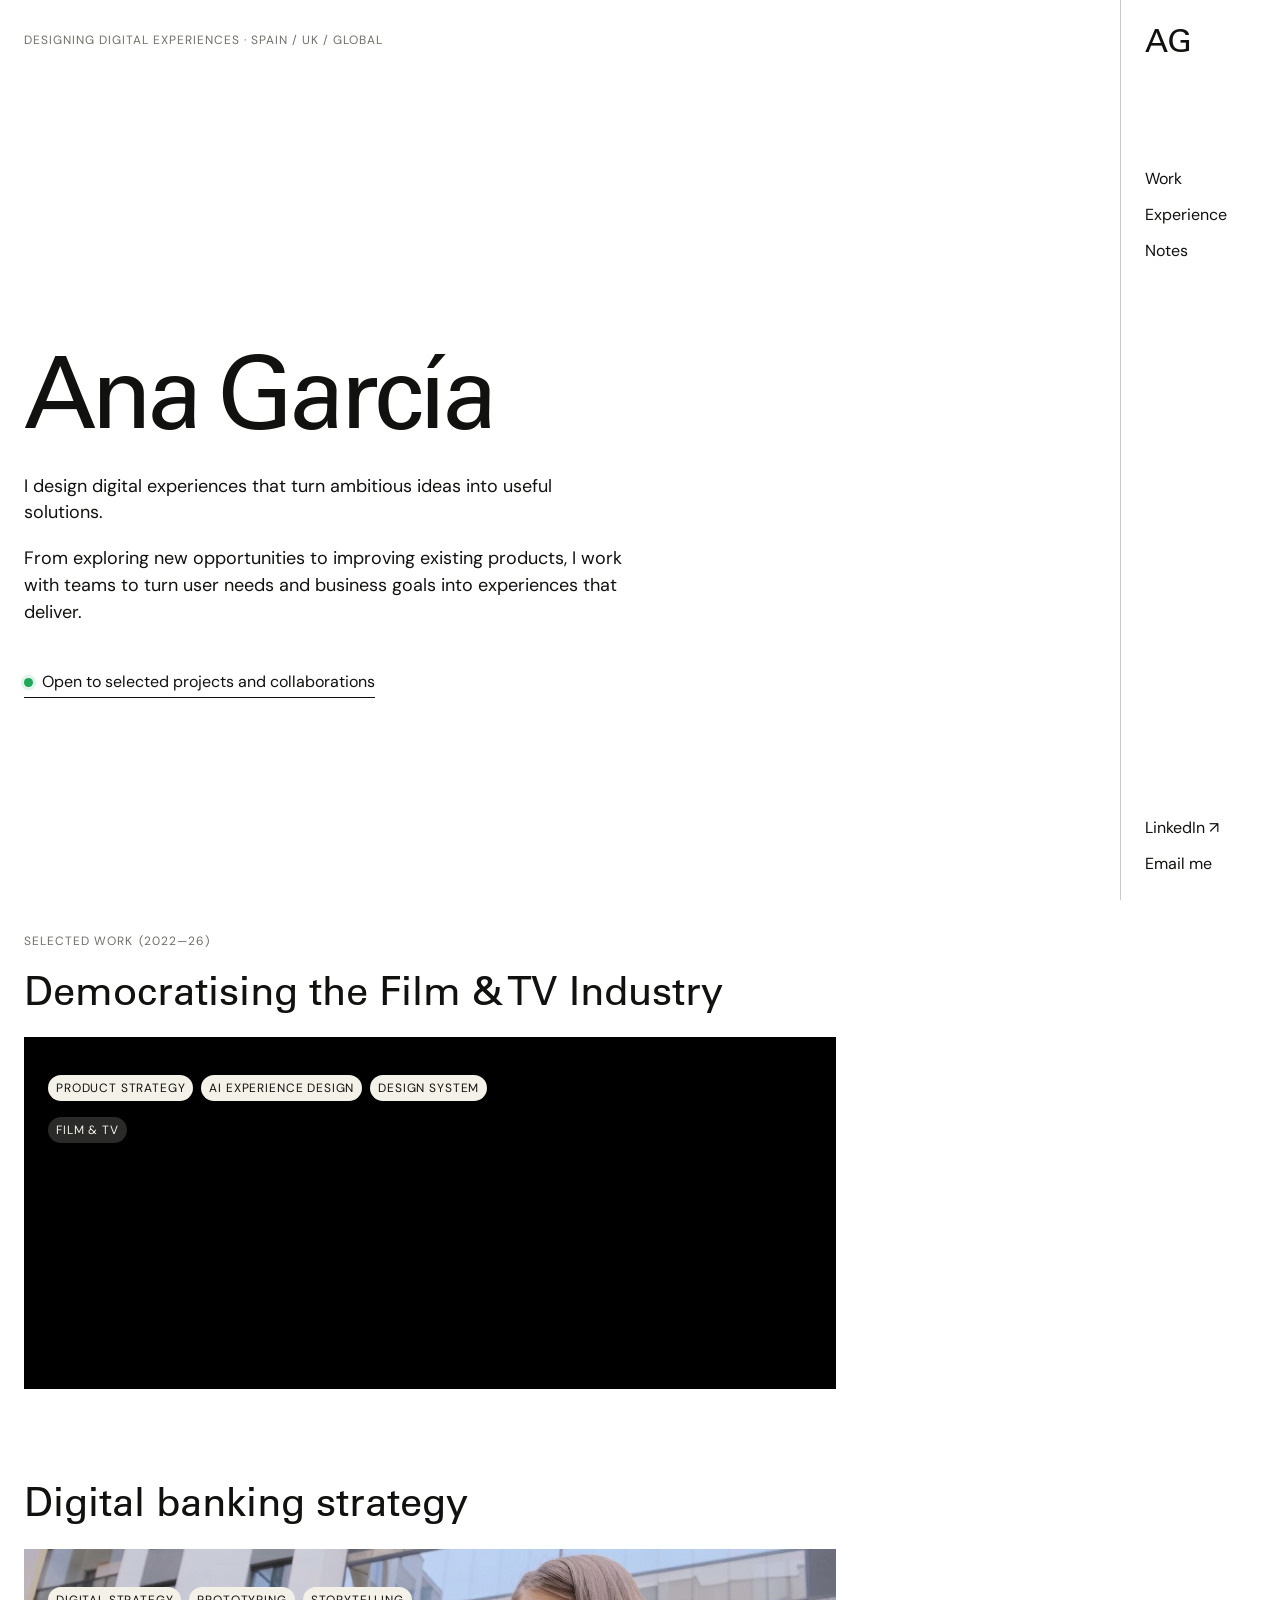
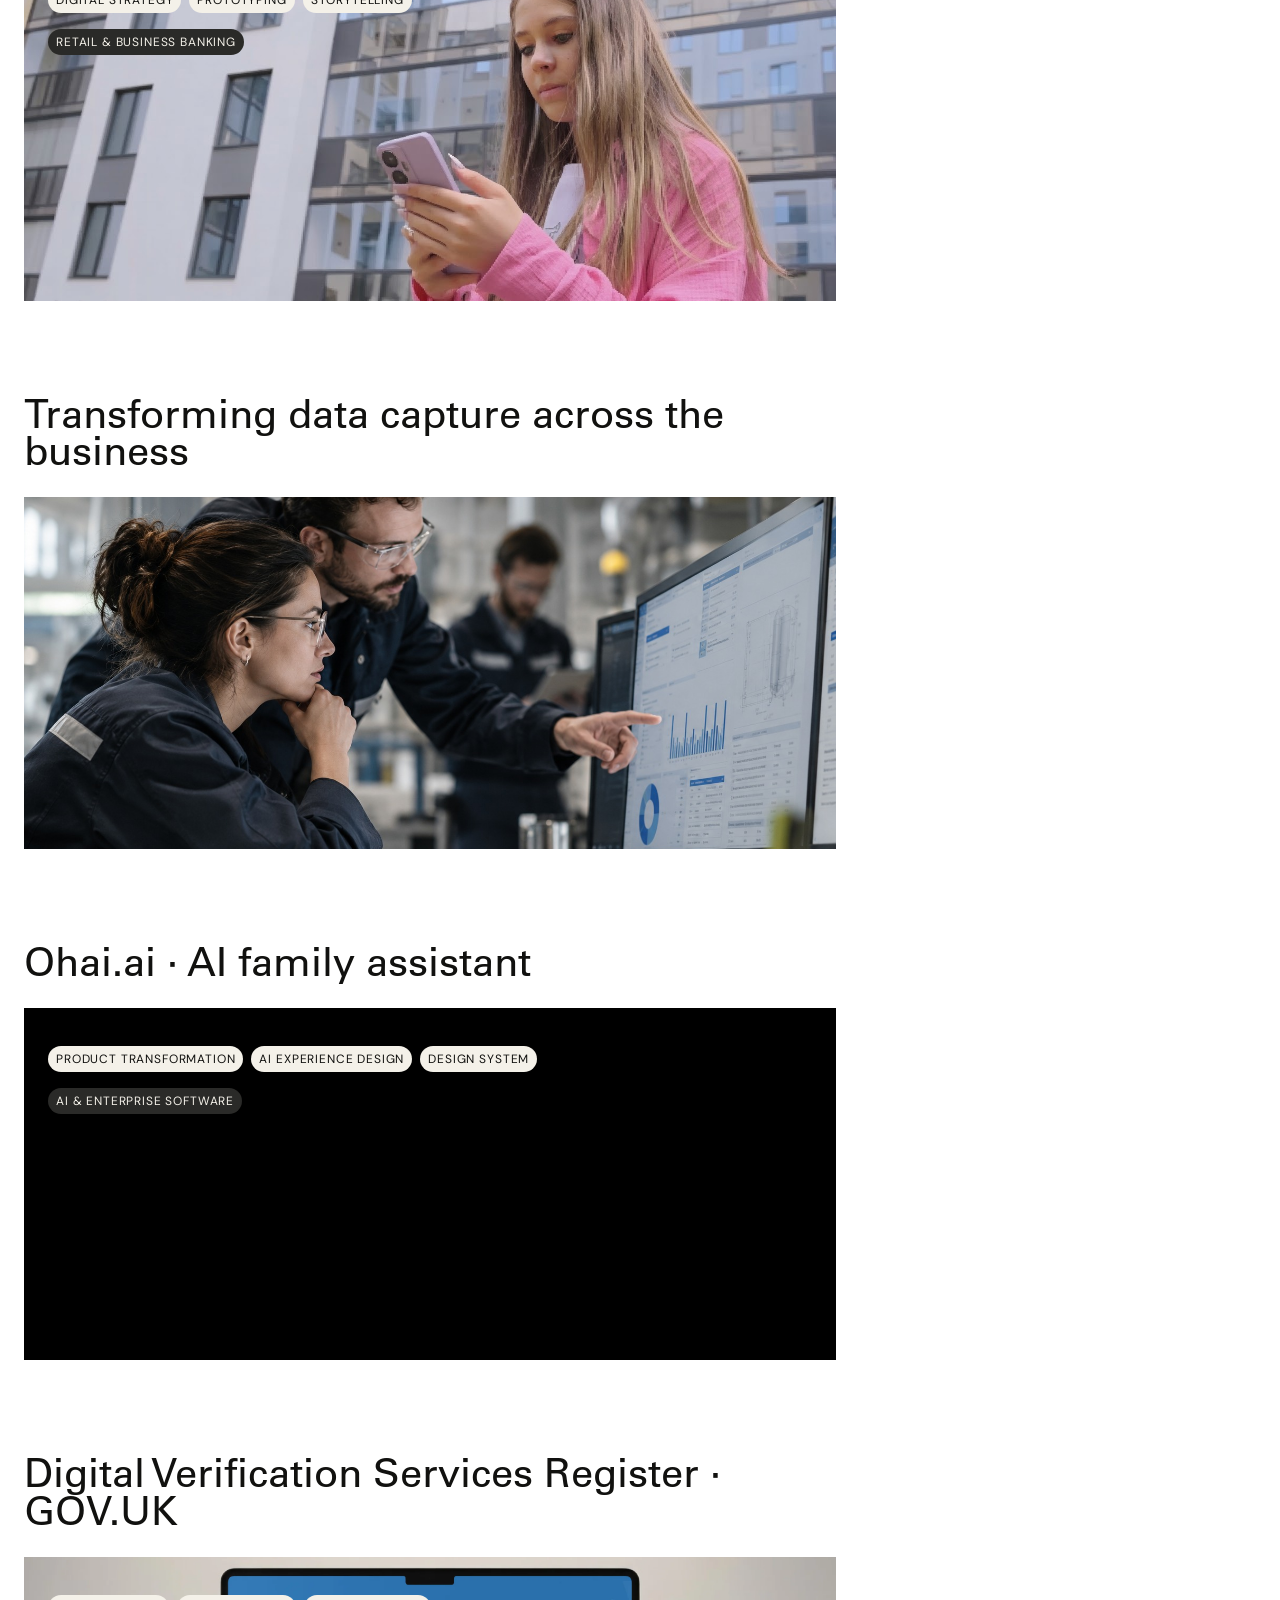
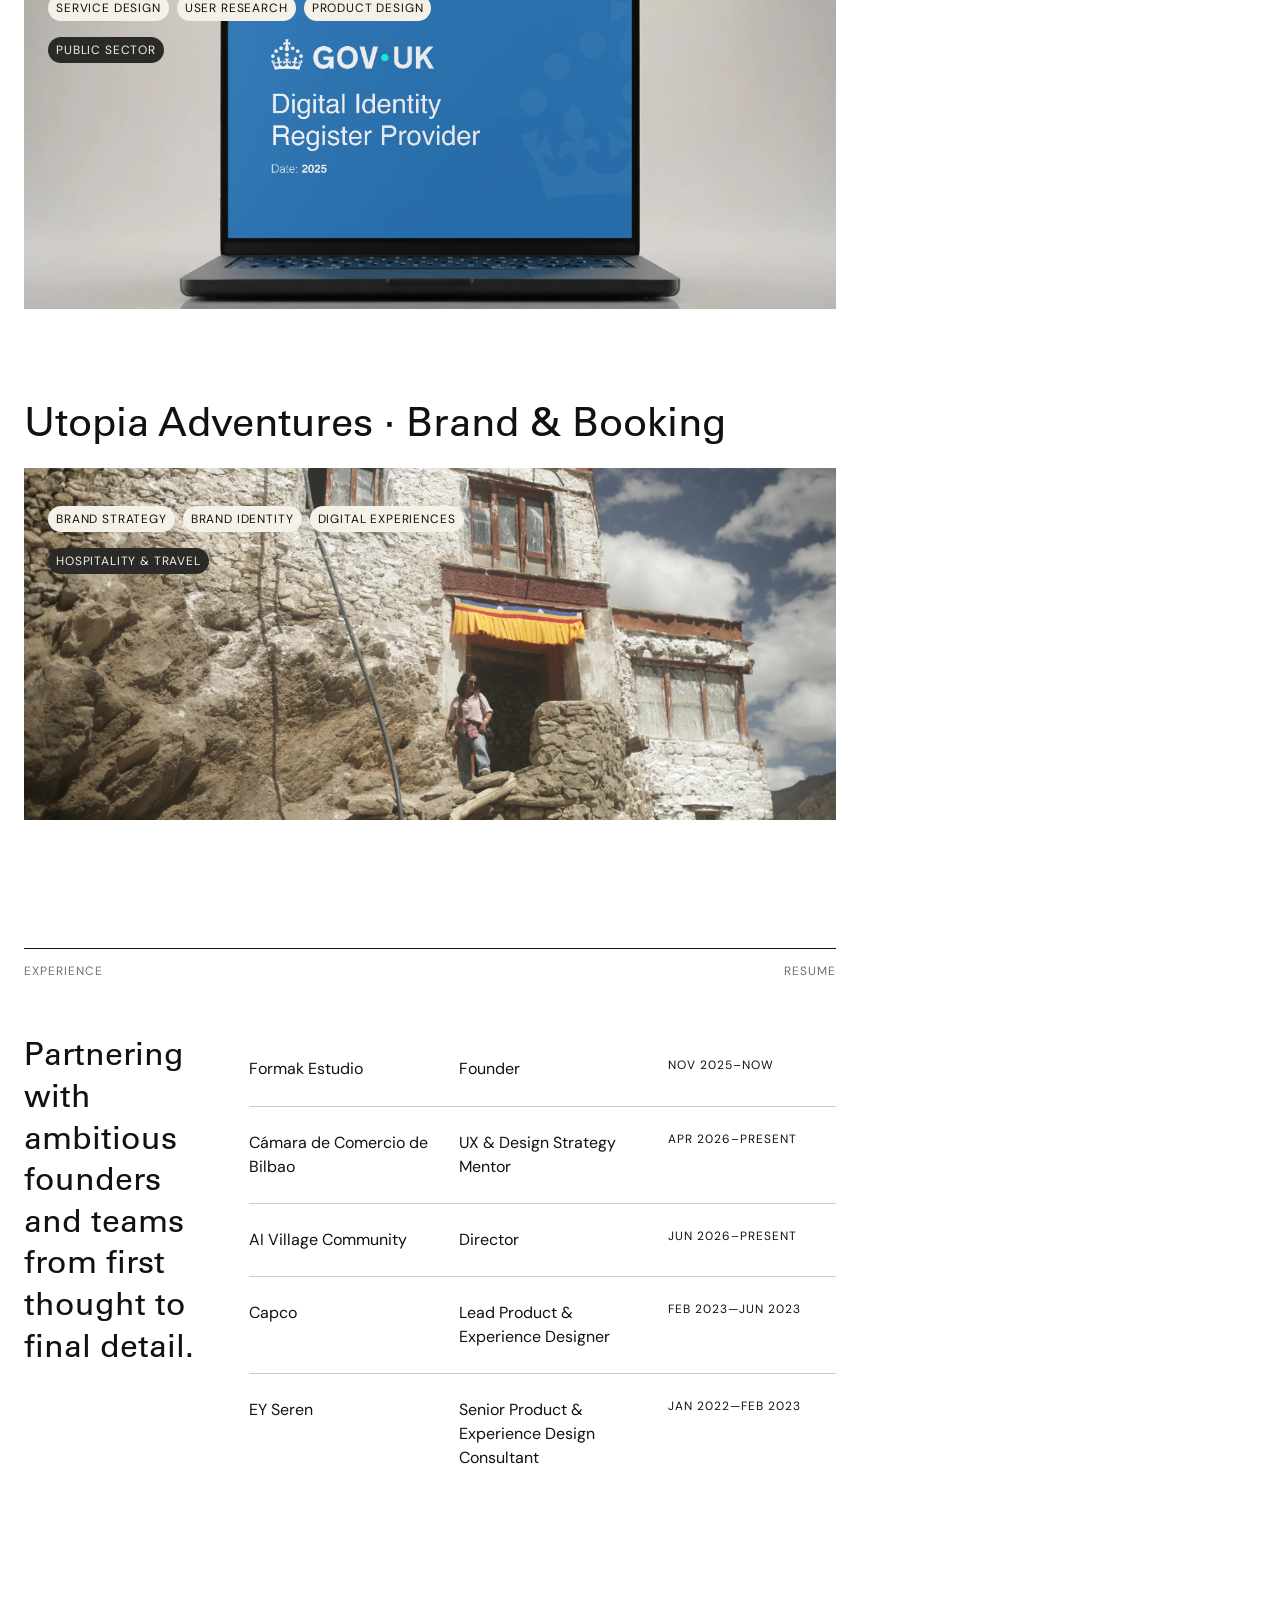
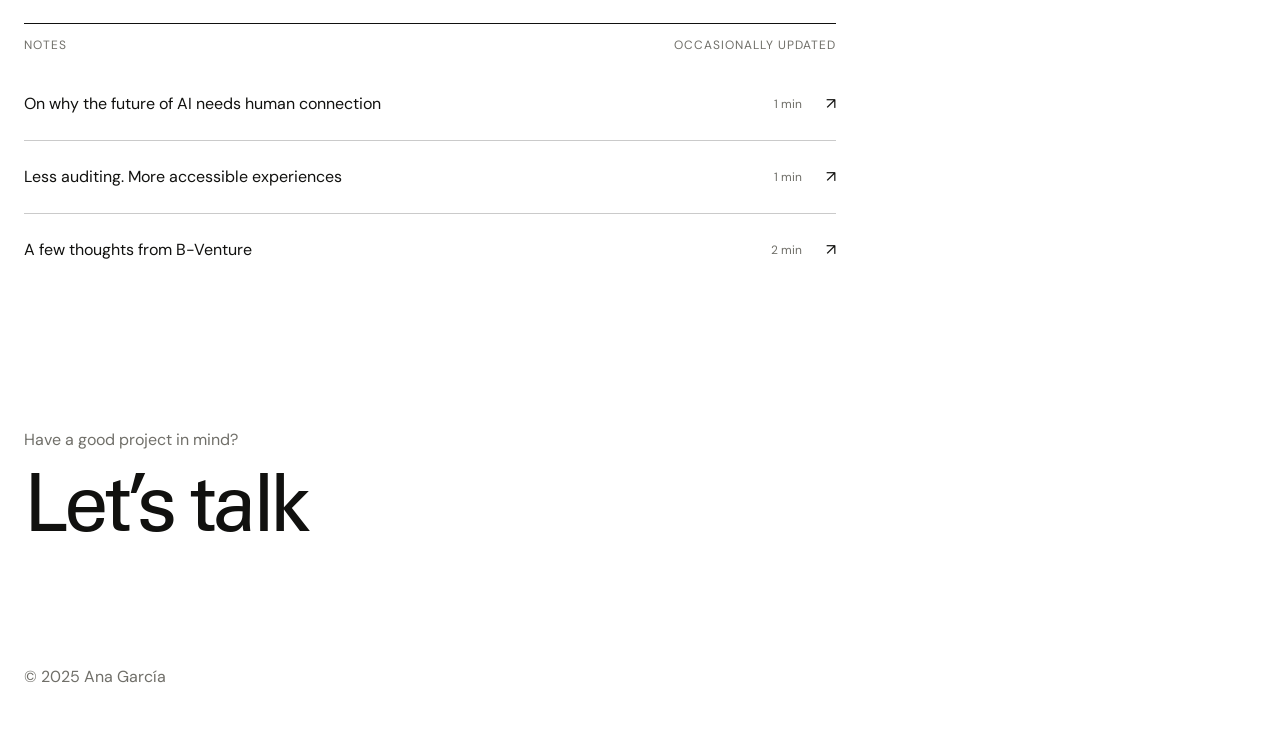
<file: index.html>
<!doctype html>
<html lang="en">
<head>
<meta charset="utf-8">
<meta name="viewport" content="width=device-width, initial-scale=1">
<title>Ana García · Portfolio</title>
<script src="./support.js"></script>
</head>
<body>
<x-dc>
<helmet>
<link rel="preload" href="assets/69cf2f3ba9108901963ca83699d9c30d.ttf" as="font" type="font/ttf" crossorigin="">
<link rel="preconnect" href="https://fonts.googleapis.com">
<link href="https://fonts.googleapis.com/css2?family=DM+Sans:opsz,wght@9..40,400;9..40,600&amp;family=Forum&amp;display=swap" rel="stylesheet">
<style>
@font-face{font-family:'Univers';src:url(assets/69cf2f3ba9108901963ca83699d9c30d.ttf) format('truetype');font-weight:400;font-style:normal;font-display:swap}
body{margin:0;background:#ffffff}
html{scroll-behavior:smooth}
@media (prefers-reduced-motion:reduce){html{scroll-behavior:auto}}
a{color:#11110f;text-decoration:none}a:hover{color:#706f69}
.site{--ink:#11110f;--muted:#706f69;--line:rgba(17,17,15,.22);--bg:#ffffff;--pill:#f4f1e9;--pill-dark:#2a2a28;--green:#20a75a;background:var(--bg);color:var(--ink);font-family:'DM Sans',system-ui,sans-serif;font-variation-settings:"opsz" 14;font-weight:400;-webkit-font-smoothing:antialiased}
.serif{font-family:'Univers',Helvetica,Arial,sans-serif;font-weight:400;font-style:normal}
.sans{font-family:'DM Sans',system-ui,sans-serif;font-variation-settings:"opsz" 14;font-weight:400;font-style:normal}
.wrap{max-width:1280px;margin:0 auto;display:flex;justify-content:space-between;align-items:flex-start}
.main{flex:1 1 auto;min-width:0;max-width:860px;padding:24px;box-sizing:border-box}

/* Desktop side navigation */
.side{flex:0 0 160px;width:160px;position:sticky;top:0;height:100vh;overflow-y:auto;box-sizing:border-box;padding:24px;border-left:1px solid var(--line);background:var(--bg);display:grid;grid-template-rows:auto minmax(16px,1fr) auto minmax(48px,5fr) auto;justify-items:start}
.side-logo{grid-row:1;font-style:normal;font-size:32px;line-height:32px;align-self:flex-start}
.side-nav{grid-row:3;display:flex;flex-direction:column;align-items:flex-start;gap:12px}
.side-nav a{font-size:16px;line-height:24px}
.side-social{grid-row:5;align-self:end;display:flex;flex-direction:column;align-items:flex-start;gap:12px}
.side-social a{font-size:16px;line-height:24px}
/* Email me: a button that copies the address; reset so it looks and behaves exactly like the sidebar links */
.side-email{appearance:none;-webkit-appearance:none;background:none;border:0;border-radius:0;margin:0;padding:0;font:inherit;font-size:16px;line-height:24px;color:#11110f;text-align:left;cursor:pointer;align-self:flex-start}
.side-email:hover{color:#706f69}
.side-email-sr{position:absolute;width:1px;height:1px;margin:-1px;padding:0;overflow:hidden;clip:rect(0 0 0 0);clip-path:inset(50%);white-space:nowrap;border:0}
.side-email-fallback{margin:0;font-size:12px;line-height:18px;color:var(--muted)}
.side-email-fallback[hidden]{display:none}
.side-email-address{display:block;color:var(--ink);overflow-wrap:anywhere;-webkit-user-select:all;user-select:all}

/* Mobile / tablet header */
.mhead{display:none;align-items:center;justify-content:space-between;padding:13.6px 20px;border-bottom:1px solid var(--line);background:rgba(255,255,255,.94);-webkit-backdrop-filter:blur(12px);backdrop-filter:blur(12px)}
.mhead-logo{font-style:normal;font-size:24px;line-height:36px}
.mnav{display:flex;gap:13.6px}
.mnav a{font-size:12px;line-height:18px}

/* Shared text styles */
.eyebrow{margin:0;font-size:12px;line-height:17.28px;letter-spacing:1px;text-transform:uppercase;color:var(--muted)}

/* Hero */
/* Hero fills the first screen (capped so tall frames stay sensible); content centred with breathing room above and below */
.hero{box-sizing:border-box;display:flex;flex-direction:column;justify-content:center;padding:0 0 240px;min-height:min(calc(100vh - 24px),1080px);min-height:min(calc(100svh - 24px),1080px)}
/* Eyebrow sits at the top, on the same 32px line as the sidebar AG; the rest stays centred below it */
.hero > .eyebrow{line-height:32px;padding-bottom:96px;margin-bottom:auto}
.hero .avail-wrap{margin-bottom:auto}
.hero h1{margin:0;padding:24px 0;font-style:normal;font-size:100px;line-height:.75514em;letter-spacing:-.06458em;white-space:nowrap}
.intro{max-width:604px;padding:20px 0}
.intro .lead{margin:0;font-size:18px;line-height:23.07px}
.intro p + p{padding-top:20px}
.avail-wrap{padding:24px 0}
.avail{display:inline-flex;align-items:center;gap:8.8px;padding-bottom:2.4px;border-bottom:1px solid var(--ink);font-size:16px;line-height:24.69px}
.dot{flex:none;width:8.8px;height:8.8px;border-radius:50%;background:var(--green);box-shadow:0 0 0 3.2px rgba(32,167,90,.13)}
.avail-arrow{font-size:16px;line-height:24px}

/* Selected work */
.work-head{display:flex;gap:6px;padding-top:32px}
.work-head .eyebrow{line-height:18px}
.cards{display:flex;flex-direction:column;gap:32px}
.card{display:block;color:var(--ink)}
.card:hover{color:var(--ink)}
.card-head{display:flex;align-items:flex-end;padding:14px 0 28px}
.card-title{margin:0;font-size:40px;line-height:37.26px;transition:opacity .3s cubic-bezier(.2,.7,.2,1)}
.card:hover .card-title{opacity:.6}
.media{position:relative;overflow:hidden;aspect-ratio:812/352;background:#000}
.media img,.media video{position:absolute;inset:0;width:100%;height:100%;object-fit:cover;display:block;transition:transform .6s cubic-bezier(.2,.7,.2,1)}
.card:hover .media img,.card:hover .media video{transform:scale(1.04)}
.shade,.tint{display:none}
.phone-slot{position:absolute;top:110%;left:50%;transform:translate(-50%,-51%);width:31.6%;aspect-ratio:240/523;border-radius:13% / 5.966%;overflow:hidden;background:#000;z-index:1}
/* Crop the recording to the phone screen only: the frame is 520x1080 and the screen sits at x30 y32, 460x1002, which matches the slot's 240:523 ratio */
.phone-slot video{position:absolute;left:-6.52%;top:-3.19%;width:113.04%;height:107.74%;max-width:none;object-fit:fill;transition:none}
.card:hover .phone-slot video{transform:none}
/* Large monitors: the phone sits centred and fully visible inside the card */
@media (min-width:1600px){.phone-slot{top:50%;transform:translate(-50%,-50%);width:auto;height:88%}
.phone-slot ~ .tags{right:calc(50% + 111px)}}
/* Banking thumbnail: the attached Aisling photo as background, with the live prototype playing in its phone mockup on top */
.media .img-youth{object-position:50% 30%}
.bank-phone{position:absolute;right:6%;top:50%;transform:translateY(-50%);height:86%;aspect-ratio:716/1444;z-index:1;pointer-events:none}
.media .bank-phone video{inset:0;width:100%;height:100%;object-fit:cover;clip-path:inset(0.4% 1.4% 0.3% 1.8% round 15% / 7.4%);transition:none}
.card:hover .media .bank-phone video,.card:focus-visible .media .bank-phone video{transform:none}
.tags{position:absolute;left:24px;right:24px;top:38px;display:flex;flex-direction:column;align-items:flex-start;gap:16px}
.pills{display:flex;flex-wrap:wrap;gap:8px}
.pill{display:inline-block;background:var(--pill);color:var(--ink);border-radius:999px;padding:4px 8px;font-size:12px;line-height:18px;letter-spacing:.84px;text-transform:uppercase;white-space:nowrap}
.pill.dark{background:var(--pill-dark);color:var(--pill)}

/* Sections */
.sec{padding-top:128px}
.sec-head{display:flex;justify-content:space-between;align-items:flex-start;gap:16px;border-top:1px solid var(--ink);padding:13.6px 0;min-height:44.5px;box-sizing:border-box}

/* Experience */
.exp{display:flex;align-items:flex-start;gap:24px;padding-top:41.4px}
.exp-quote{margin:0;flex:0 0 185px;font-style:normal;font-size:32px;line-height:35.2px}
.exp-list{flex:1 1 auto;min-width:0}
.exp-row{display:grid;grid-template-columns:186px 185px minmax(0,1fr);gap:24px;padding:16px 0;border-top:1px solid var(--line)}
.exp-row:last-child{border-bottom:1px solid var(--line)}
.exp-row p{margin:0;font-size:16px;line-height:24.14px}
.exp-row p.date{font-size:12px;line-height:16.32px;letter-spacing:1px;text-transform:uppercase}

/* Notes */
.note{display:flex;justify-content:space-between;align-items:center;gap:24px;padding:20.8px 0;border-top:1px solid var(--line);color:var(--ink)}
.note-title{font-size:16px;line-height:23.47px}
.note-meta{display:flex;align-items:center;gap:24px;flex:none}
.note-time{font-size:12px;line-height:18px;color:var(--muted)}
.note-arrow{font-size:16px;line-height:24px}

/* Footer */
.foot{padding:144px 0 16px}
.foot-q,.foot-copy{margin:0;padding-bottom:14px;font-size:16px;line-height:20.57px;color:var(--muted)}
.talk-wrap{height:202.5px}
.talk{display:inline-block;font-style:normal;font-size:80px;line-height:74.52px;letter-spacing:-.0569em;white-space:nowrap}
/* Let's talk: a button that copies the email address and briefly confirms */
.talk-wrap{container-type:inline-size}
.talk-btn{appearance:none;-webkit-appearance:none;display:block;background:none;border:0;border-radius:0;margin:0;padding:0;font:inherit;color:inherit;text-align:left;cursor:pointer}
.talk-btn:hover .talk{color:#706f69}
.talk-done{display:flex;flex-direction:column;gap:8px}
.talk[hidden],.talk-done[hidden],.talk-fallback[hidden]{display:none}
.talk-done-1{font-style:normal;font-size:min(32px,12.2cqw);line-height:.9315em;letter-spacing:-.0569em;white-space:nowrap}
.talk-done-2{font-size:20px;line-height:1.2;font-weight:600;color:var(--ink)}
.talk-fallback{margin:0;padding-top:8px;font-size:16px;line-height:1.4;color:var(--muted)}
.talk-fallback span{color:var(--ink);-webkit-user-select:all;user-select:all;overflow-wrap:anywhere}

/* Large desktop: use more of the available width */
@media (min-width:1600px){
.wrap{max-width:min(92vw,1920px)}
.main{max-width:1180px;padding-left:48px;padding-right:48px}
.side{width:160px;flex:0 0 160px}
/* Experience rows: share the wider list evenly across the three columns */
.exp-row{grid-template-columns:repeat(3,minmax(0,1fr))}
}

/* Tablet: header nav replaces the side column */
@media (max-width:1079px){
.wrap{display:block}
.side{display:none}
.mhead{display:flex;padding:13.6px 24px}
.main{max-width:none}
.hero{min-height:min(calc(100vh - 87px),1080px);min-height:min(calc(100svh - 87px),1080px)}
}

/* Experience stacks when the three-column table no longer fits */
@media (max-width:899px){
.exp{flex-direction:column;gap:24px;padding-top:41.6px}
.exp-quote{flex:none;max-width:207px}
.exp-row{display:flex;flex-direction:column;gap:3.2px}
.exp-row p{line-height:21px}
}

/* Mobile: matches the 402px Figma frame */
@media (max-width:767px){
.mhead{padding:13.6px 20px}
.main{padding:20px}
.hero{padding:0 0 80px;min-height:min(calc(100vh - 83px),900px);min-height:min(calc(100svh - 83px),900px)}
.hero .eyebrow{white-space:normal}
.hero > .eyebrow{line-height:17.28px;padding-bottom:64px}
.hero h1{padding:28.8px 0;font-size:clamp(40px,18vw,80px)!important;line-height:.75931em;letter-spacing:-.05em!important}
.intro{max-width:none}
.intro .lead{font-size:18px;line-height:24px}
.avail-wrap{padding:24px 0}
.avail{gap:9px;font-size:12px;line-height:18.48px}
.avail-arrow{font-family:'DM Sans',system-ui,sans-serif;font-size:12px;line-height:18.48px}
.work-head{padding-top:0}
.work-years{display:none}
.cards{gap:24px}
.card-head{min-height:99px;box-sizing:border-box}
.card-title{font-size:36px;line-height:35.28px}
.exp{align-items:stretch}
.exp-quote{max-width:none}
.media{aspect-ratio:auto;height:288px}
.media .img-film{object-fit:cover;object-position:55.6% 50%}
.media .img-youth{object-position:100% 50%}
.bank-phone{height:80%}
.bank-phone ~ .tags{right:calc(6% + 128px)}
.phone-slot{width:auto;height:130%;border-radius:16% / 7.343%;top:33.333% !important;transform:translateX(-50%)}
.shade{display:block;position:absolute;inset:0;background:rgba(0,0,0,.2)}
.tags{left:16px;right:16px;top:16px;gap:12px}
.pills{gap:5.6px}
.pill{padding:3.2px 6.4px;font-size:8px;line-height:12px;letter-spacing:.848px}
.sec{padding-top:96px}
.sec-head{min-height:45.9px}
.sec-head .eyebrow{line-height:18px}
.note{gap:11.2px}
.note-title{font-size:16px;line-height:24px}
.note-time{display:none}
.note-arrow{font-family:'DM Sans',system-ui,sans-serif;font-size:16px;line-height:24px}
.foot-q,.foot-copy{padding-bottom:0;line-height:21px}
.talk-wrap{height:128px}
.talk{line-height:74.4px}
}

/* Motion polish: page content fades out as you leave and settles in when the next page is ready (the sidebar stays put), gentle scrolling and one hover timing across the site; reduced motion keeps only plain fades */
.main{animation:ag-in .4s cubic-bezier(.2,.7,.2,1) backwards}
html.ag-leaving .main{opacity:0;transition:opacity .18s ease}
@keyframes ag-in{from{opacity:0;transform:translateY(8px)}}
@keyframes ag-fade{from{opacity:0}}
:where(a){transition:color .2s ease,opacity .2s ease}
.side-email,.talk{transition:color .2s ease}
.side-nav a{text-decoration:underline;text-decoration-color:transparent;text-decoration-thickness:1px;text-underline-offset:5px;transition:color .2s ease,text-decoration-color .25s ease}
.side-nav a.is-active{text-decoration-color:currentColor}
:where(a,button):focus-visible{outline:2px solid var(--ink,#11110f);outline-offset:4px}
@media (hover:none){
.cs-next-list:hover .cs-next-item:not(:hover){opacity:1}
.cs-next-item:hover .cs-next-title,.cs-next-item:hover .cs-next-arrow{transform:none}
}
@media (prefers-reduced-motion:reduce){
html{scroll-behavior:auto}
.main{animation-name:ag-fade;animation-duration:.25s}
.back-pill,.back-pill:hover,.back-pill:focus-visible,.back-pill:active{transform:none}
}

.card{-webkit-tap-highlight-color:transparent}
.card:focus-visible{outline-offset:6px}
.card:focus-visible .card-title{opacity:.6}
.card:focus-visible .media img,.card:focus-visible .media video{transform:scale(1.04)}
.card:focus-visible .phone-slot video{transform:none}
@media (hover:none){
.card:hover .card-title{opacity:1}
.card:hover .media img,.card:hover .media video{transform:none}
.card:active .card-title{opacity:.6}
}
@media (prefers-reduced-motion:reduce){
.media img,.media video{transition:none}
.card:hover .media img,.card:hover .media video,.card:focus-visible .media img,.card:focus-visible .media video{transform:none}
}
</style>
</helmet>
<div class="site">
  <header class="mhead">
    <a class="mhead-logo serif" href="#top" aria-label="Ana García, home">AG</a>
    <nav class="mnav sans" aria-label="Mobile navigation">
      <a href="#work">Work</a>
      <a href="#experience">Experience</a>
      <a href="#notes">Notes</a>
    </nav>
  </header>

  <div class="wrap" id="top">
    <main class="main">

      <section class="hero" style="padding-bottom: 0px; justify-content: flex-start">
        <p class="eyebrow">DESIGNING DIGITAL EXPERIENCES · SPAIN / UK / GLOBAL</p>
        <h1 class="serif" style="font-style: normal; letter-spacing: -5px; font-size: 100px; font-weight: 400">Ana García</h1>
        <div class="intro">
          <p class="lead" style="line-height: 1.45">I design digital experiences that turn ambitious ideas into useful solutions.</p>
          <p class="lead" style="line-height: 1.5">From exploring new opportunities to improving existing products, I work with teams to turn user needs and business goals into experiences that deliver.</p>
        </div>
        <div class="avail-wrap">
          <span class="avail"><span class="dot" aria-hidden="true"></span><span>Open to selected projects and collaborations</span></span>
        </div>
      </section>

      <section id="work" aria-labelledby="work-label">
        <div class="work-head" style="padding-bottom: 8px">
          <p class="eyebrow" id="work-label">Selected work</p>
          <p class="eyebrow work-years">(2022—26)</p>
        </div>
        <div class="cards" style="gap: 80px">

          <article>
            <a class="card" href="film-tv.html">
              <div class="card-head"><h2 class="card-title serif">Democratising the Film &amp; TV Industry</h2></div>
              <div class="media">
                <video class="img-film" src="assets/4535732eef12e130ac1feb3e35d417fa.mp4" autoplay="" muted="" loop="" playsinline="" aria-label="Film crew silhouetted behind a camera rig on a lit stage"></video>
                <div class="tags sans">
                  <div class="pills"><span class="pill">Product Strategy</span><span class="pill">AI Experience Design</span><span class="pill">Design System</span></div>
                  <span class="pill dark">Film &amp; TV</span>
                </div>
              </div>
            </a>
          </article>

          

          

          <article>
            <a class="card" href="digital-banking.html">
              <div class="card-head"><h2 class="card-title serif">Digital banking strategy</h2></div>
              <div class="media">
                <img class="img-youth" src="assets/b4d7f38694349258697be2c7749e62cf.jpg" alt="Aisling checking her banking app on her phone outside a modern building" width="1376" height="768">
                <div class="bank-phone"><video src="assets/335de9d1631604f106f988ee4c393d19.mp4" autoplay="" muted="" loop="" playsinline="" disablepictureinpicture="" disableremoteplayback="" aria-label="Youth prototype walkthrough on mobile"></video></div>
                <div class="tags sans">
                  <div class="pills"><span class="pill">Digital Strategy</span><span class="pill">Prototyping</span><span class="pill">Storytelling</span></div>
                  <span class="pill dark">Retail &amp; Business Banking</span>
                </div>
              </div>
            </a>
          </article><article>
            <a class="card" href="data-capture.html">
              <div class="card-head"><h2 class="card-title serif">Transforming data capture across the business</h2></div>
              <div class="media">
                <div class="tags sans">
                  <div class="pills"><span class="pill">PRODUCT DESIGN</span><span class="pill">DIGITAL TRANSFORMATION</span><span class="pill">ENTERPRISE UX</span></div>
                  <span class="pill dark">ENERGY</span>
                </div>
              <img src="assets/f85c31d6ba951de9bea105c1ee1f4272.jpg" alt="Two engineers reviewing a data dashboard on a monitor in an industrial plant" width="1536" height="1024" style="object-position: 50% 35%"></div>
            </a>
          </article><article>
            <a class="card" href="ohai.html">
              <div class="card-head"><h2 class="card-title serif">Ohai.ai · AI family assistant</h2></div>
              <div class="media">
                <div class="phone-slot">
                  <video src="assets/54e546d3fb3069652166d1ca0eb10411.mp4" autoplay="" muted="" loop="" playsinline="" aria-label="Ohai app screen, I'm O, your AI household assistant" style="border-radius: 0px"></video>
                </div>
                <div class="tags sans">
                  <div class="pills"><span class="pill">Product Transformation</span><span class="pill">AI Experience Design</span><span class="pill">Design System</span></div>
                  <span class="pill dark">AI &amp; Enterprise Software</span>
                </div>
              </div>
            </a>
          </article>

          

          <article>
            <a class="card" href="dsit.html">
              <div class="card-head"><h2 class="card-title serif">Digital Verification Services Register · GOV.UK</h2></div>
              <div class="media">
                <img src="assets/38b4631074ec528218b9f19d2753288c.webp" alt="Synthesis board comparing three iterations of the register's application flow" style="top: 0px">
                <div class="tags sans">
                  <div class="pills"><span class="pill">Service Design</span><span class="pill">User Research</span><span class="pill">Product Design</span></div>
                  <span class="pill dark">Public Sector</span>
                </div>
              </div>
            </a>
          </article><article>
            <a class="card" href="utopia.html">
              <div class="card-head"><h2 class="card-title serif">Utopia Adventures · Brand &amp; Booking</h2></div>
              <div class="media">
                <img src="assets/bcff8757ad38916a5c79094b5ac4081d.webp" alt="Traveller stepping out of a stone house in Zanskar" style="object-position: 50% 66%">
                <div class="shade" aria-hidden="true"></div>
                <div class="tags sans">
                  <div class="pills"><span class="pill">Brand Strategy</span><span class="pill">Brand Identity</span><span class="pill">Digital Experiences</span></div>
                  <span class="pill dark">Hospitality &amp; Travel</span>
                </div>
              </div>
            </a>
          </article>

        </div>
      </section>

      <section class="sec" id="experience" aria-labelledby="exp-label">
        <div class="sec-head">
          <p class="eyebrow" id="exp-label">Experience</p>
          <a class="eyebrow" href="#">Resume</a>
        </div>
        <div class="exp" style="padding-top: 40px; gap: 40px">
          
          <p class="exp-quote serif" style="line-height: 1.3">Partnering with ambitious founders and teams from first thought to final detail.</p><div class="exp-list">
            <div class="exp-row" style="gap: 24px; padding-top: 24px; padding-bottom: 24px; border-width: 1px; border-style: solid; border-color: rgba(17, 17, 15, 0.22); border-top-width: 0px; border-right-width: 0px; border-bottom-width: 0px; border-left-width: 0px"><p>Formak Estudio</p><p>Founder</p><p class="date">Nov 2025–now</p></div>
            <div class="exp-row" style="gap: 24px; padding-top: 24px; padding-bottom: 24px"><p>Cámara de Comercio de Bilbao</p><p>UX &amp; Design Strategy Mentor</p><p class="date">Apr 2026–Present</p></div><div class="exp-row" style="gap: 24px; padding-top: 24px; padding-bottom: 24px"><p>AI Village Community</p><p>Director</p><p class="date">JUN 2026–PRESENT</p></div>
            <div class="exp-row" style="gap: 24px; padding-top: 24px; padding-bottom: 24px"><p>Capco</p><p>Lead Product &amp; Experience Designer</p><p class="date">Feb 2023—Jun 2023</p></div>
            <div class="exp-row" style="gap: 24px; padding-top: 24px; padding-bottom: 24px; border-width: 1px; border-style: solid; border-color: rgba(17, 17, 15, 0.22); border-top-width: 1px; border-right-width: 0px; border-bottom-width: 0px; border-left-width: 0px"><p>EY Seren</p><p>Senior Product &amp; Experience Design Consultant</p><p class="date">Jan 2022—Feb 2023</p></div>
          </div>
        </div>
      </section>

      <section class="sec" id="notes" aria-labelledby="notes-label">
        <div class="sec-head">
          <p class="eyebrow" id="notes-label">Notes</p>
          <p class="eyebrow">Occasionally updated</p>
        </div>
        <a class="note" href="https://lnkd.in/p/e7ygg7Vt" target="_blank" rel="noopener" style="padding-top: 24px; padding-bottom: 24px; border-width: 1px; border-style: solid; border-color: rgba(17, 17, 15, 0.22); border-top-width: 0px; border-right-width: 0px; border-bottom-width: 0px; border-left-width: 0px"><span class="note-title">On why the future of AI needs human connection</span><span class="note-meta"><span class="note-time">1 min</span><span class="note-arrow sans" aria-hidden="true">↗</span></span></a>
        <a class="note" href="https://lnkd.in/p/eMrqUyfA" target="_blank" rel="noopener" style="padding-top: 24px; padding-bottom: 24px"><span class="note-title">Less auditing. More accessible experiences</span><span class="note-meta"><span class="note-time">1 min</span><span class="note-arrow sans" aria-hidden="true">↗</span></span></a><a class="note" href="https://lnkd.in/p/eZNEfr36" target="_blank" rel="noopener" style="padding-top: 24px; padding-bottom: 24px"><span class="note-title">A few thoughts from B-Venture</span><span class="note-meta"><span class="note-time">2 min</span><span class="note-arrow sans" aria-hidden="true">↗</span></span></a>
      </section>

      <footer class="foot" id="contact">
        <p class="foot-q">Have a good project in mind?</p>
        <div class="talk-wrap">
          <button type="button" class="talk-btn" data-copy-talk="Anagvpersonal@gmail.com" aria-describedby="talk-hint"><span class="talk serif" data-talk-label="">Let’s talk</span><span class="talk-done" hidden="" data-talk-done=""><span class="talk-done-1 serif">Email address copied!</span><span class="talk-done-2 sans">Paste it into your email to say hello.</span></span></button>
          <span class="side-email-sr" id="talk-hint">Copies my email address to your clipboard</span>
          <span class="side-email-sr" role="status" aria-live="polite" data-talk-status=""></span>
          <p class="talk-fallback" hidden="" data-talk-fallback="">Couldn’t copy automatically. Select and copy: <span>Anagvpersonal@gmail.com</span></p>
        </div>
        <p class="foot-copy">© 2025 Ana García</p>
      </footer>

    </main>

    <aside class="side sans" aria-label="Site navigation">
      <a class="side-logo serif" href="#top" aria-label="Ana García, home">AG</a>
      <nav class="side-nav" aria-label="Sections">
        <a href="#work">Work</a>
        <a href="#experience">Experience</a>
        <a href="#notes">Notes</a>
      </nav>
      <div class="side-social"><a href="https://www.linkedin.com/in/ana-garcia-villanueva/">LinkedIn <span aria-hidden="true">↗</span></a>
        <button type="button" class="side-email" data-copy-email="Anagvpersonal@gmail.com" aria-describedby="side-email-hint">Email me</button>
        <span class="side-email-sr" id="side-email-hint">Copies my email address to your clipboard</span>
        <span class="side-email-sr" role="status" aria-live="polite" data-copy-email-status=""></span>
        <p class="side-email-fallback" hidden="" data-copy-email-fallback="">Couldn’t copy automatically. Select and copy:<span class="side-email-address">Anagvpersonal@gmail.com</span></p>
      </div>
    </aside>
  </div>
</div>
</x-dc>
<script type="text/x-dc" data-dc-script data-props='{"$preview":{"width":1280,"height":5600}}'>
class Component extends DCLogic {
  // Let's talk: copies the address, shows the confirmation for 3s, then restores the CTA; falls back to a selectable address if copying is blocked.
  setupTalkCopy() {
    if (window.__agTalkCopy) return;
    window.__agTalkCopy = true;
    let timer = null;
    const legacyCopy = (text) => {
      const ta = document.createElement('textarea');
      ta.value = text; ta.setAttribute('readonly', '');
      ta.style.cssText = 'position:fixed;top:0;left:0;width:1px;height:1px;opacity:0;pointer-events:none';
      document.body.appendChild(ta); ta.select();
      let ok = false;
      try { ok = document.execCommand('copy'); } catch (e) { ok = false; }
      ta.remove();
      return ok;
    };
    const copy = (text) => {
      const modern = navigator.clipboard && window.isSecureContext ? navigator.clipboard.writeText(text) : Promise.reject(new Error('no clipboard'));
      return modern.catch(() => { if (!legacyCopy(text)) throw new Error('copy failed'); });
    };
    document.addEventListener('click', (e) => {
      const btn = e.target && e.target.closest ? e.target.closest('[data-copy-talk]') : null;
      if (!btn) return;
      e.preventDefault();
      const wrap = btn.parentNode;
      const label = btn.querySelector('[data-talk-label]'), done = btn.querySelector('[data-talk-done]');
      const status = wrap.querySelector('[data-talk-status]'), fallback = wrap.querySelector('[data-talk-fallback]');
      const say = (msg) => { if (!status) return; status.textContent = ''; setTimeout(() => { status.textContent = msg; }, 60); };
      clearTimeout(timer);
      copy(btn.getAttribute('data-copy-talk')).then(() => {
        if (fallback) fallback.hidden = true;
        label.hidden = true; done.hidden = false;
        say('Email address copied! Paste it into your email to say hello.');
        timer = setTimeout(() => { done.hidden = true; label.hidden = false; }, 3000);
      }, () => {
        done.hidden = true; label.hidden = false;
        if (fallback) {
          fallback.hidden = false;
          const addr = fallback.querySelector('span');
          if (addr) { const r = document.createRange(); r.selectNodeContents(addr); const sel = window.getSelection(); sel.removeAllRanges(); sel.addRange(r); }
        }
        say('Couldn’t copy automatically. The email address is shown below and selected, ready to copy.');
      });
    });
  }
  // Email me: copies the address to the clipboard, confirms for 2s, and falls back to a selectable address if copying is blocked.
  setupEmailCopy() {
    if (window.__agEmailCopy) return;
    window.__agEmailCopy = true;
    const timers = new WeakMap();
    const setLabel = (btn, text) => { const n = btn.firstChild; if (n && n.nodeType === 3) n.nodeValue = text; else btn.textContent = text; };
    const announce = (btn, msg) => {
      const s = btn.parentNode.querySelector('[data-copy-email-status]');
      if (!s) return;
      s.textContent = '';
      setTimeout(() => { s.textContent = msg; }, 60);
    };
    const legacyCopy = (text) => {
      const ta = document.createElement('textarea');
      ta.value = text; ta.setAttribute('readonly', '');
      ta.style.cssText = 'position:fixed;top:0;left:0;width:1px;height:1px;opacity:0;pointer-events:none';
      document.body.appendChild(ta); ta.select();
      let ok = false;
      try { ok = document.execCommand('copy'); } catch (e) { ok = false; }
      ta.remove();
      return ok;
    };
    const copy = (text) => {
      const modern = navigator.clipboard && window.isSecureContext ? navigator.clipboard.writeText(text) : Promise.reject(new Error('no clipboard'));
      return modern.catch(() => { if (!legacyCopy(text)) throw new Error('copy failed'); });
    };
    document.addEventListener('click', (e) => {
      const btn = e.target && e.target.closest ? e.target.closest('[data-copy-email]') : null;
      if (!btn) return;
      e.preventDefault();
      const email = btn.getAttribute('data-copy-email');
      const label = btn.getAttribute('data-label') || btn.textContent.trim();
      btn.setAttribute('data-label', label);
      const fallback = btn.parentNode.querySelector('[data-copy-email-fallback]');
      clearTimeout(timers.get(btn));
      copy(email).then(() => {
        if (fallback) fallback.hidden = true;
        setLabel(btn, 'Email copied!');
        announce(btn, 'Email address copied to clipboard');
        timers.set(btn, setTimeout(() => setLabel(btn, label), 2000));
      }, () => {
        setLabel(btn, label);
        if (fallback) {
          fallback.hidden = false;
          const addr = fallback.querySelector('.side-email-address');
          if (addr) { const r = document.createRange(); r.selectNodeContents(addr); const sel = window.getSelection(); sel.removeAllRanges(); sel.addRange(r); }
        }
        announce(btn, 'Couldn’t copy automatically. The email address, ' + email + ', is shown below the button and selected, ready to copy.');
      });
    });
  }
  // Smooth scrolling for the in-page links (Work, Experience, Notes, logo). Plain jump when the visitor prefers reduced motion.
  setupSmoothAnchors() {
    if (window.__agSmoothAnchors) return;
    window.__agSmoothAnchors = true;
    document.addEventListener('click', (e) => {
      if (e.defaultPrevented || e.button !== 0 || e.metaKey || e.ctrlKey || e.shiftKey || e.altKey) return;
      const a = e.target && e.target.closest ? e.target.closest('a[href^="#"]') : null;
      if (!a) return;
      const id = decodeURIComponent((a.getAttribute('href') || '').slice(1));
      const target = id && document.getElementById(id);
      if (!target) return;
      if (window.matchMedia && window.matchMedia('(prefers-reduced-motion: reduce)').matches) return;
      e.preventDefault();
      target.scrollIntoView({ behavior: 'smooth', block: 'start' });
      try { history.replaceState(null, '', '#' + id); } catch (err) {}
    });
  }
  // Motion: fade between pages, keep the homepage position when coming back from a case study, and pause card videos while they are off screen.
  setupMotion() {
    const isHome = !!document.querySelector('.cards .card');
    const flag = isHome ? '__agMotionHome' : '__agMotionCase';
    if (window[flag]) return;
    window[flag] = true;
    const KEY = 'ag-home-scroll', RET = 'ag-home-return';
    const get = (k) => { try { return sessionStorage.getItem(k); } catch (e) { return null; } };
    const set = (k, v) => { try { sessionStorage.setItem(k, v); } catch (e) {} };
    const del = (k) => { try { sessionStorage.removeItem(k); } catch (e) {} };
    // Leaving for another page: fade the content out while the next page loads (navigation is not delayed).
    const root = document.documentElement;
    document.addEventListener('click', (e) => {
      if (e.defaultPrevented || e.button !== 0 || e.metaKey || e.ctrlKey || e.shiftKey || e.altKey) return;
      const a = e.target && e.target.closest ? e.target.closest('a[href]') : null;
      if (!a || (a.target && a.target !== '_self') || a.hasAttribute('download')) return;
      const href = a.getAttribute('href') || '';
      if (!href || href.charAt(0) === '#') return;
      let url;
      try { url = new URL(a.href, location.href); } catch (err) { return; }
      if (url.origin !== location.origin || !/(\.html|\/)$/.test(url.pathname) || url.pathname === location.pathname) return;
      root.classList.add('ag-leaving');
      setTimeout(() => { if (e.defaultPrevented) root.classList.remove('ag-leaving'); }, 0);
      clearTimeout(window.__agLeaveTimer);
      window.__agLeaveTimer = setTimeout(() => root.classList.remove('ag-leaving'), 1500);
    });
    window.addEventListener('pageshow', () => root.classList.remove('ag-leaving'));
    if (!isHome) {
      document.addEventListener('click', (e) => { if (e.target && e.target.closest && e.target.closest('a.back-pill')) set(RET, '1'); }, true);
      return;
    }
    const save = () => set(KEY, String(Math.round(window.scrollY)));
    document.addEventListener('click', (e) => {
      const a = e.target && e.target.closest ? e.target.closest('a[href]') : null;
      if (a && (a.getAttribute('href') || '').charAt(0) !== '#') save();
    }, true);
    window.addEventListener('pagehide', save);
    let type = 'navigate';
    try { type = performance.getEntriesByType('navigation')[0].type; } catch (e) {}
    const y = parseInt(get(KEY), 10);
    const back = get(RET) === '1' || type === 'back_forward';
    del(RET);
    if (back && y > 0) {
      try { history.scrollRestoration = 'manual'; } catch (e) {}
      let moved = false;
      const go = () => { if (!moved) window.scrollTo({ top: y, left: 0, behavior: 'instant' }); };
      go();
      requestAnimationFrame(go);
      const stop = () => { moved = true; };
      window.addEventListener('wheel', stop, { once: true, passive: true });
      window.addEventListener('touchstart', stop, { once: true, passive: true });
      if (document.fonts && document.fonts.ready) document.fonts.ready.then(go);
    }
    if ('IntersectionObserver' in window) {
      const io = new IntersectionObserver((entries) => entries.forEach((en) => {
        const v = en.target;
        if (en.isIntersecting) { const p = v.play(); if (p && p.catch) p.catch(() => {}); } else v.pause();
      }), { rootMargin: '200px 0px' });
      document.querySelectorAll('.cards video').forEach((v) => io.observe(v));
    }
  }
  componentDidMount() {
    this.setupMotion();
    this.setupSmoothAnchors();
    this.setupEmailCopy();
    this.setupTalkCopy();
  }
renderVals() {
return {};
}
}
</script>
</body>
</html>
</file>
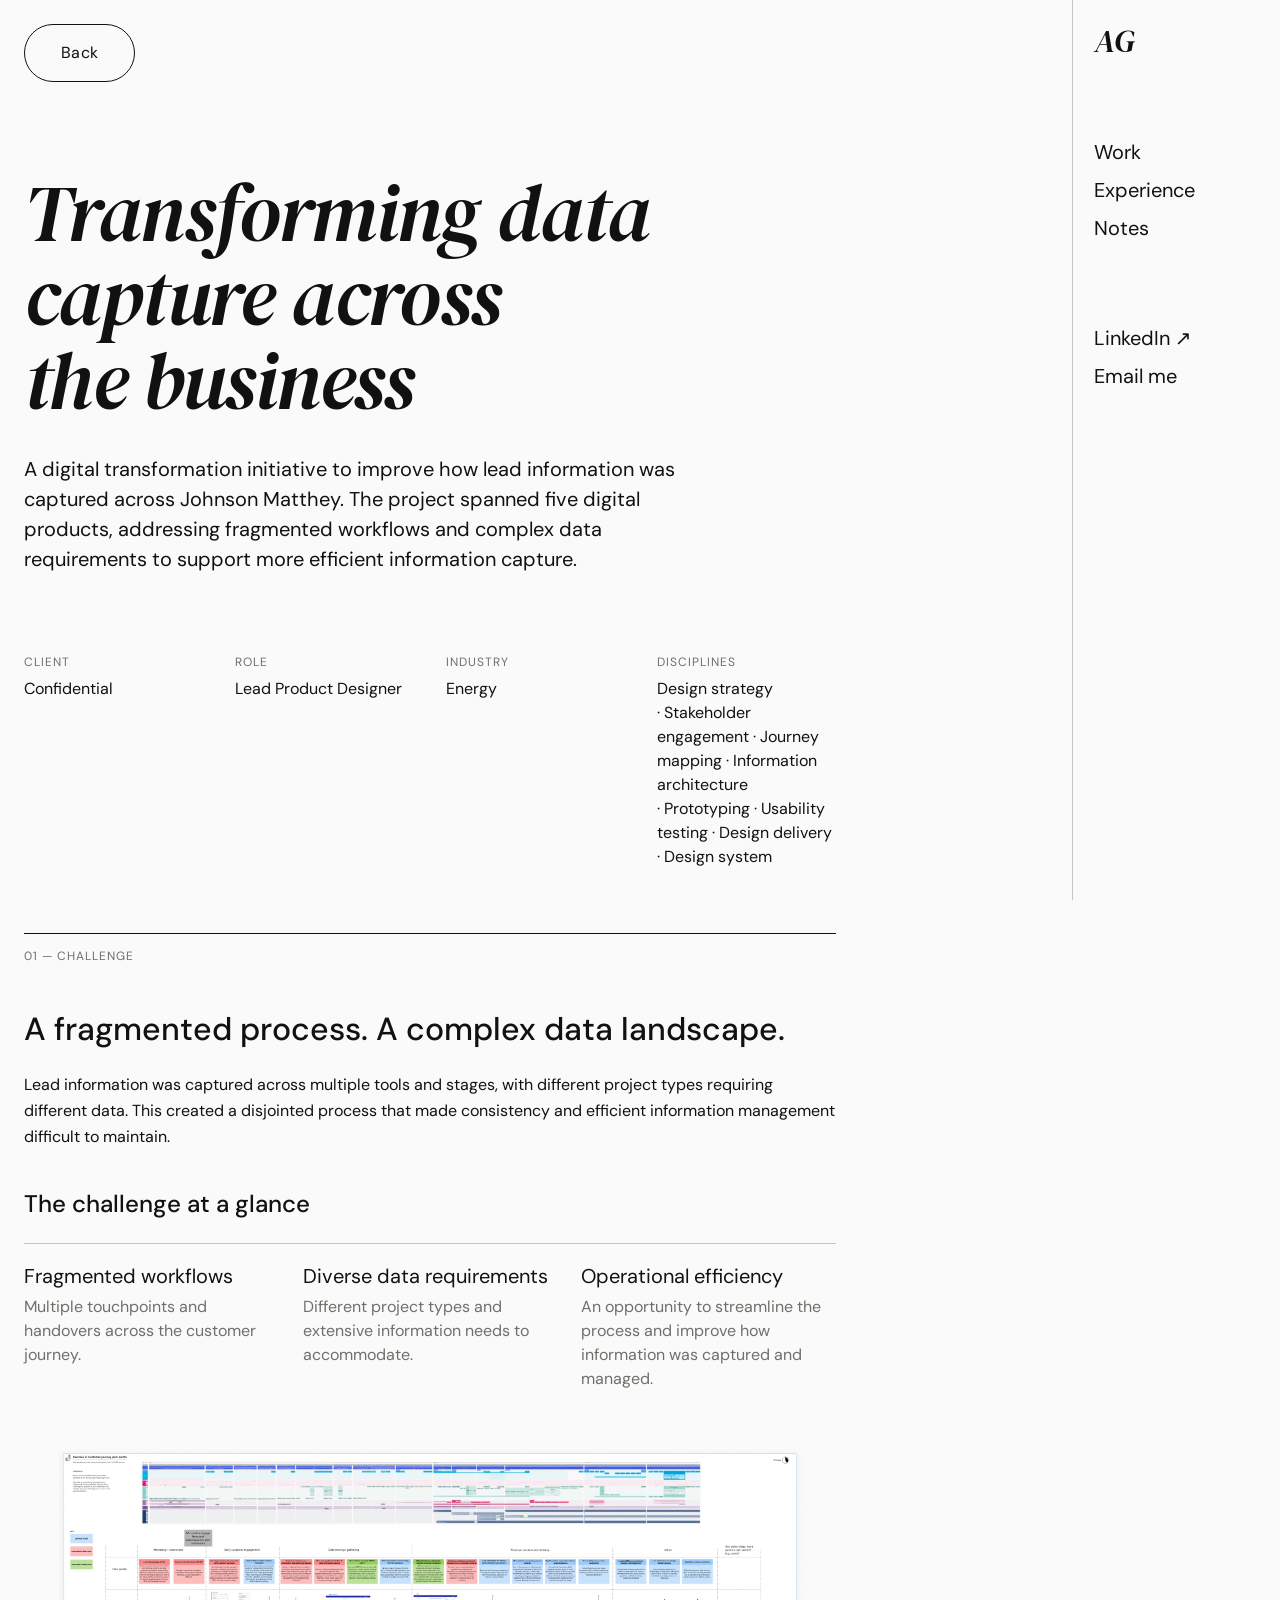
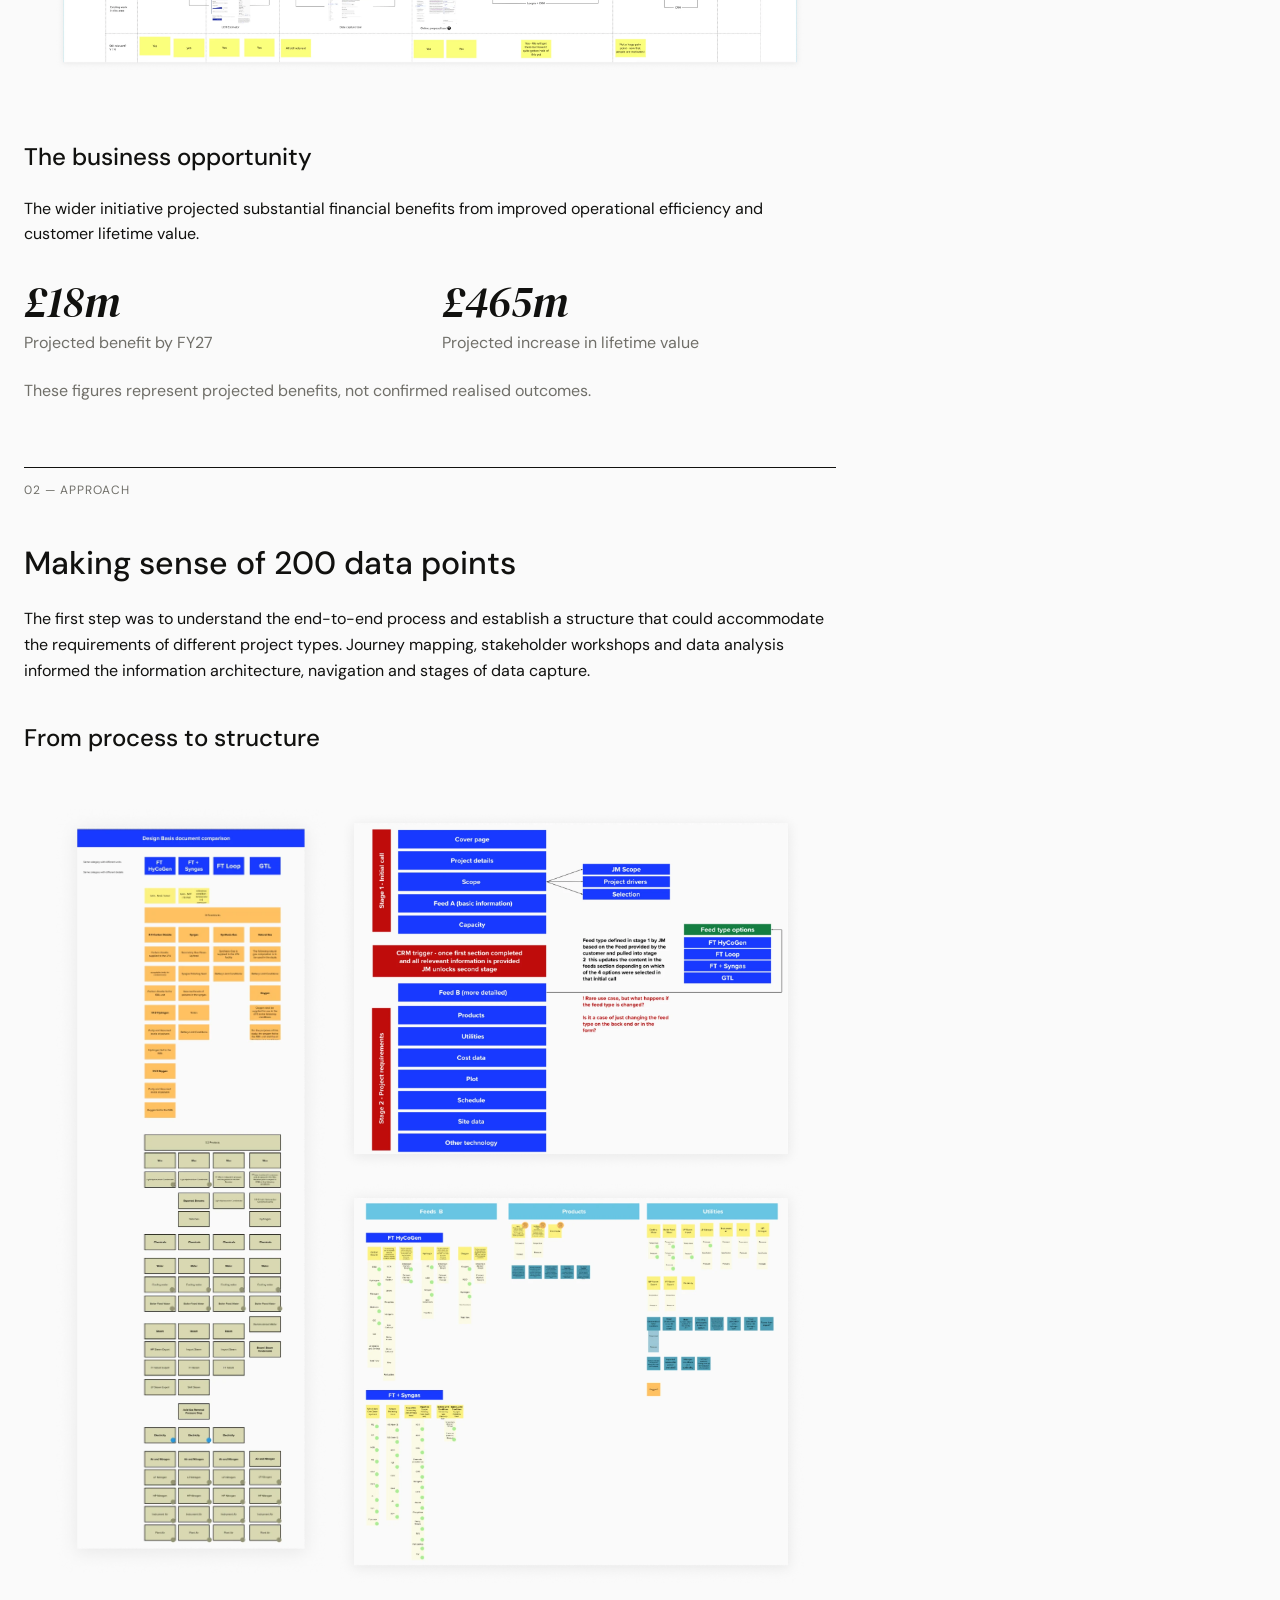
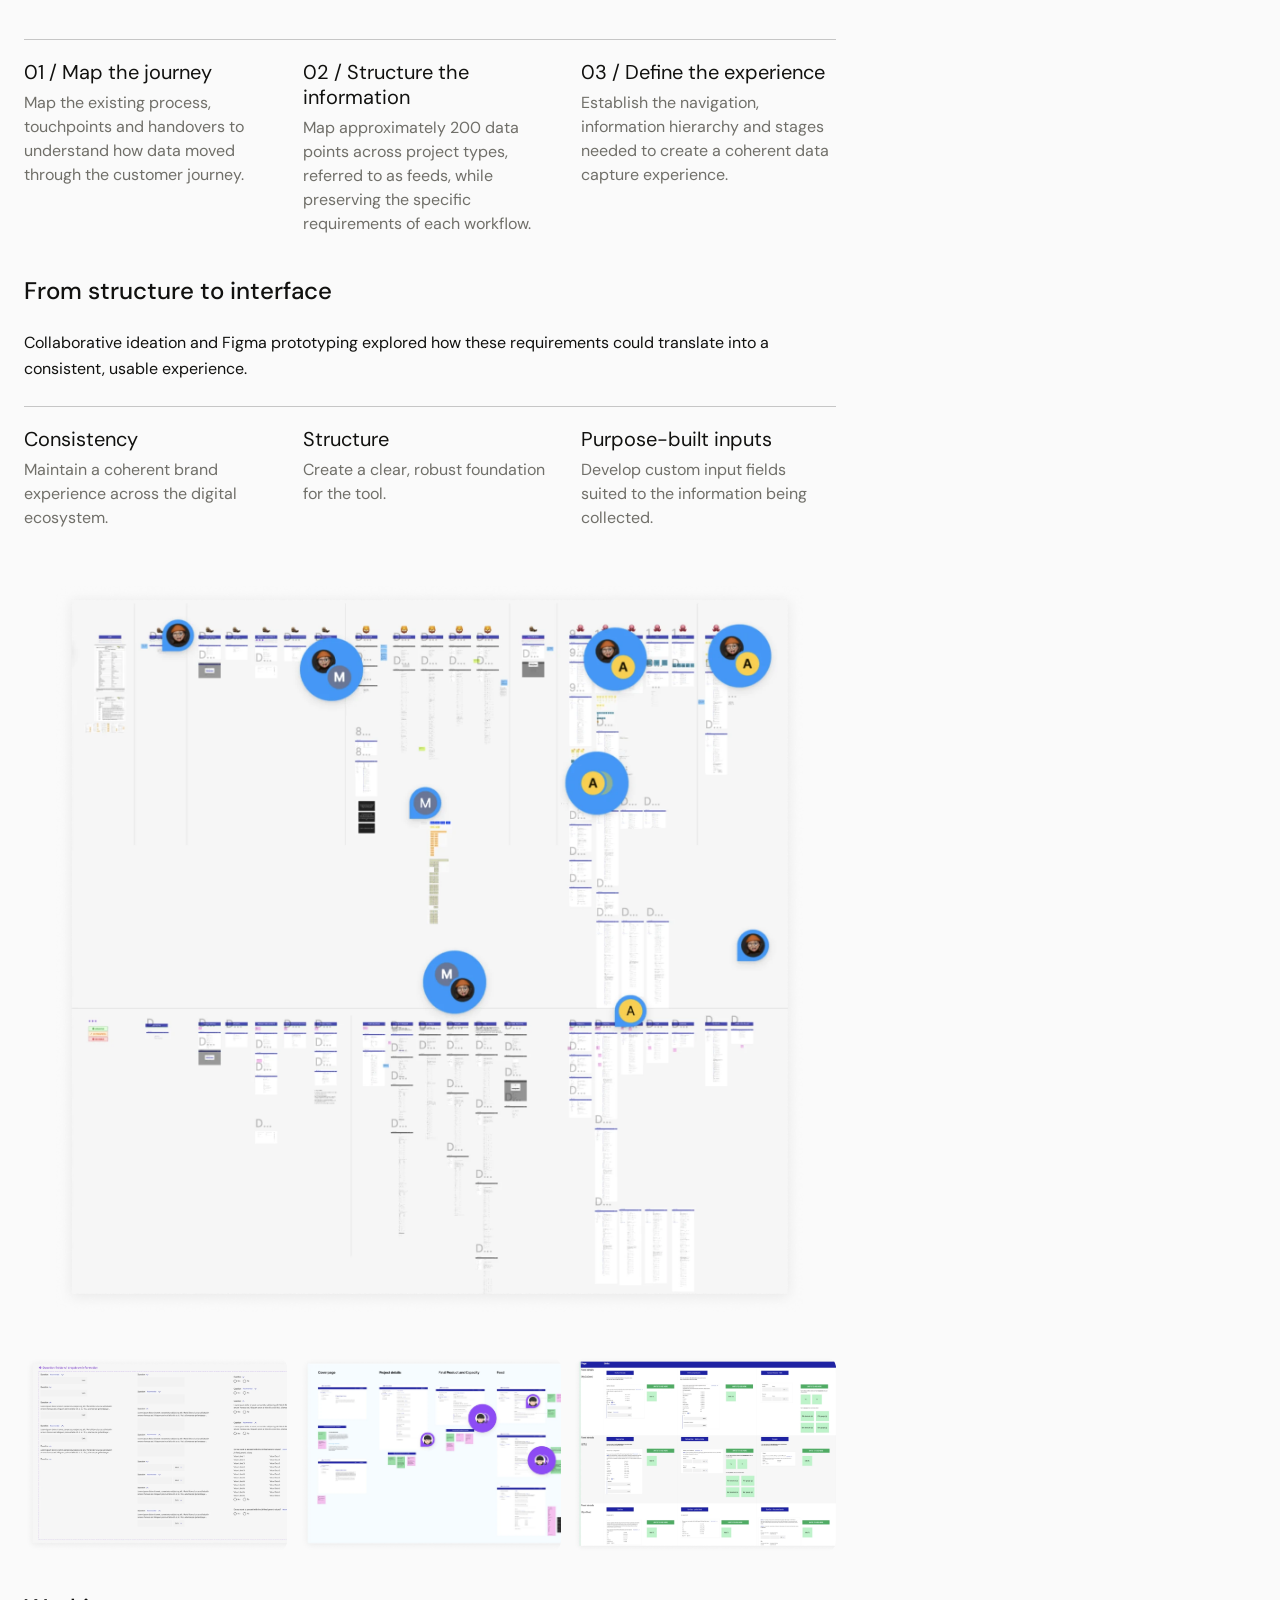
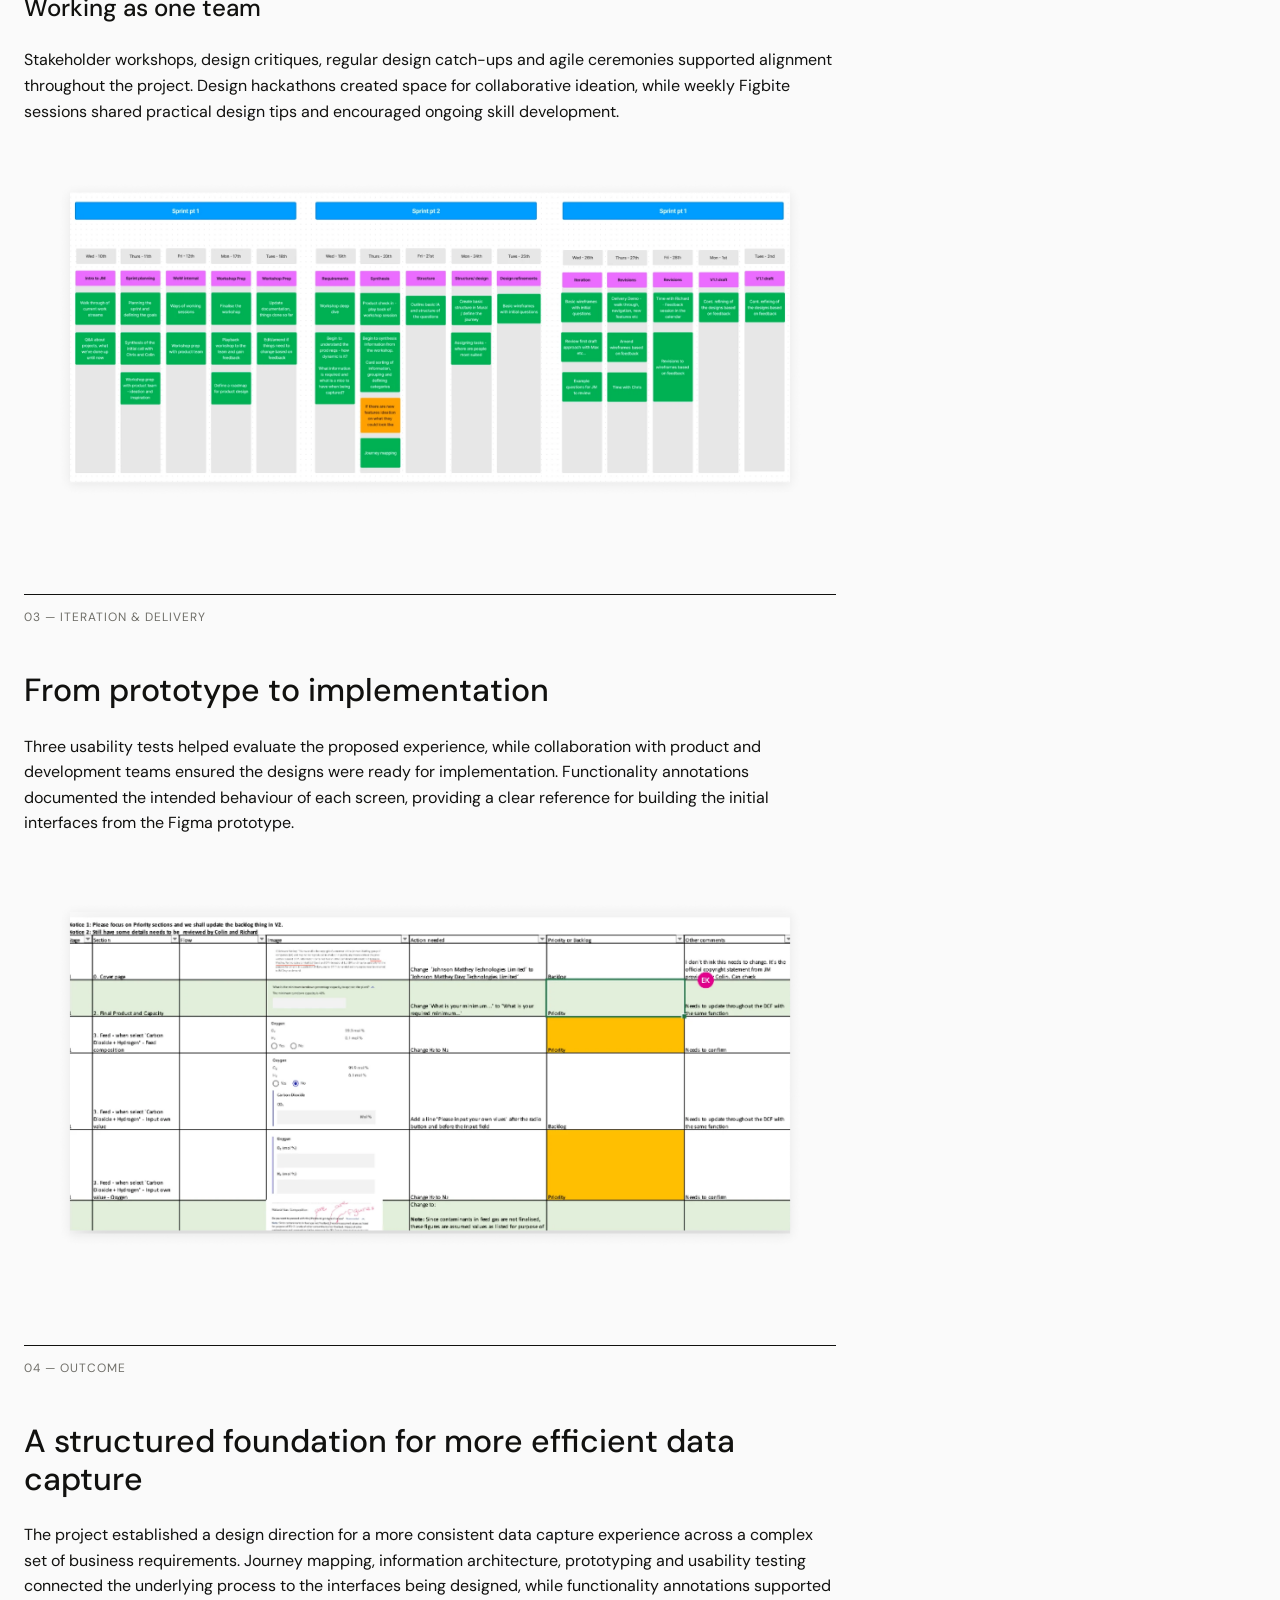
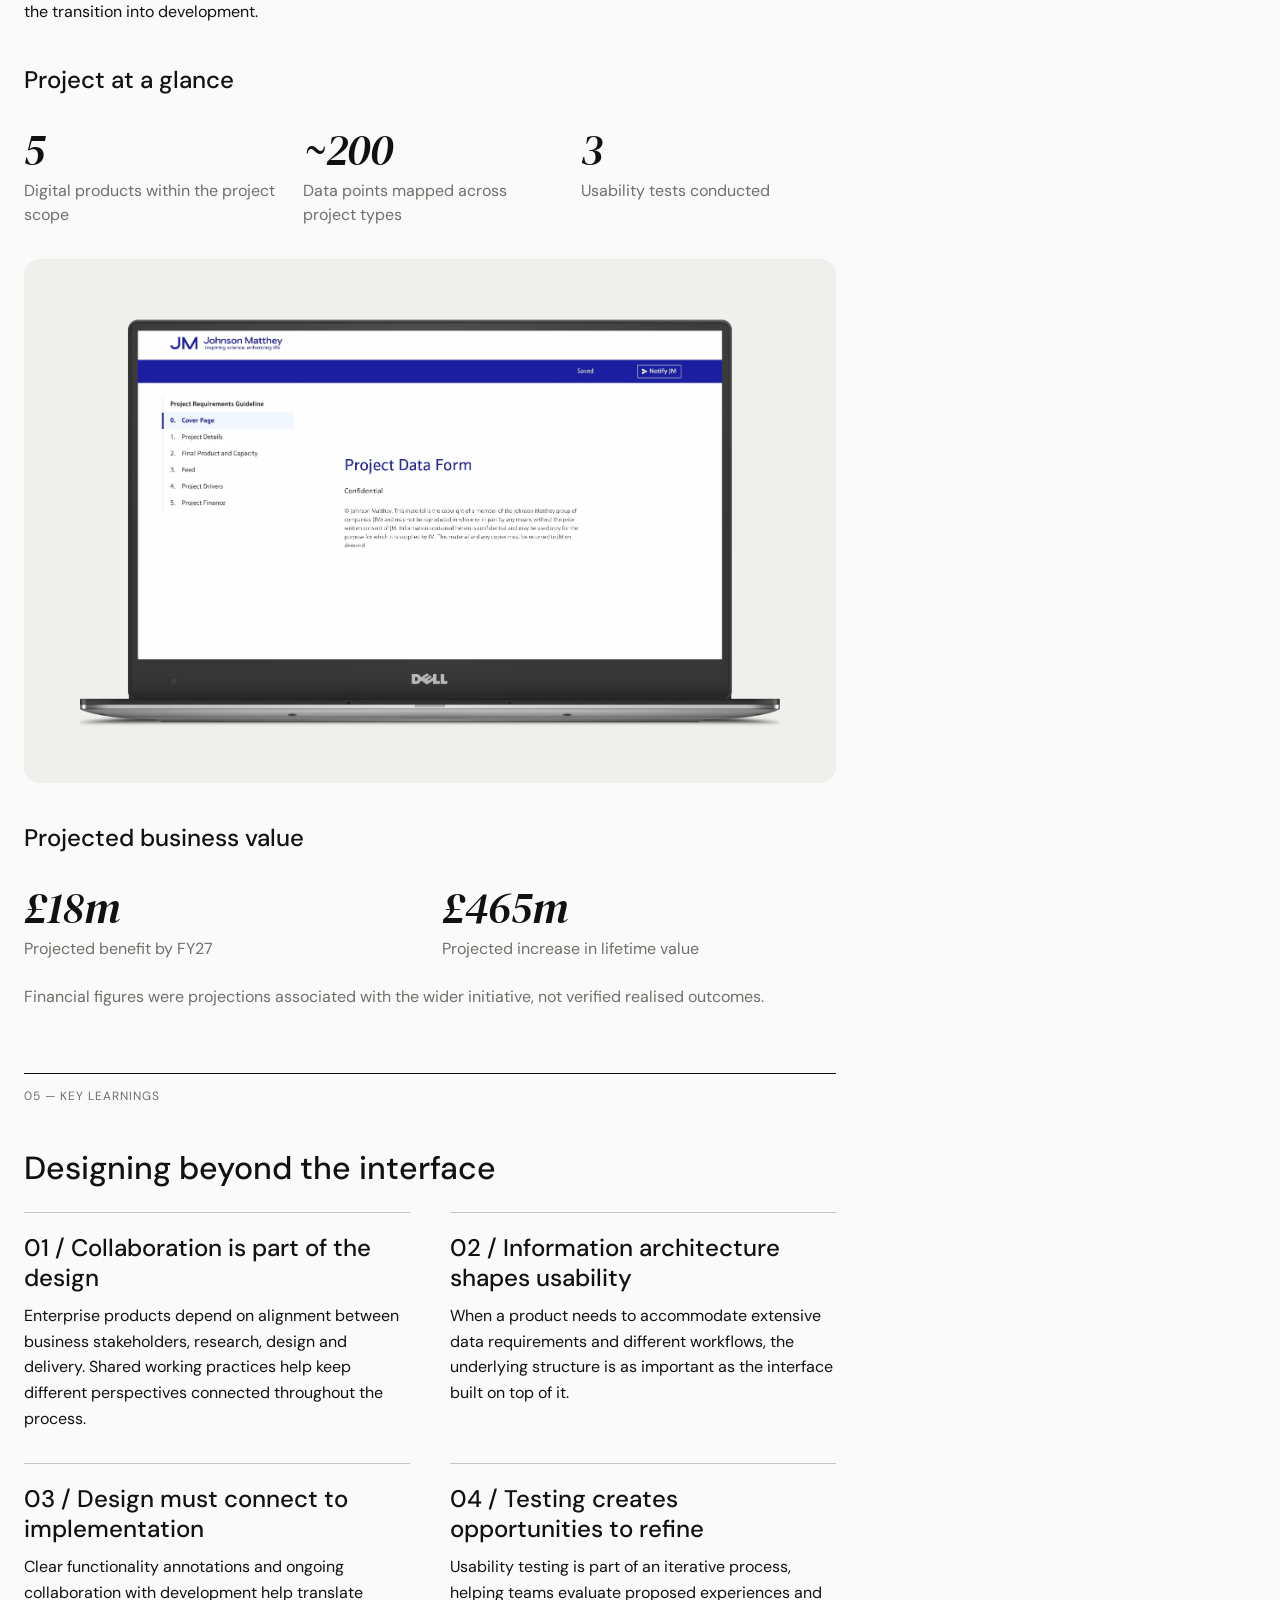
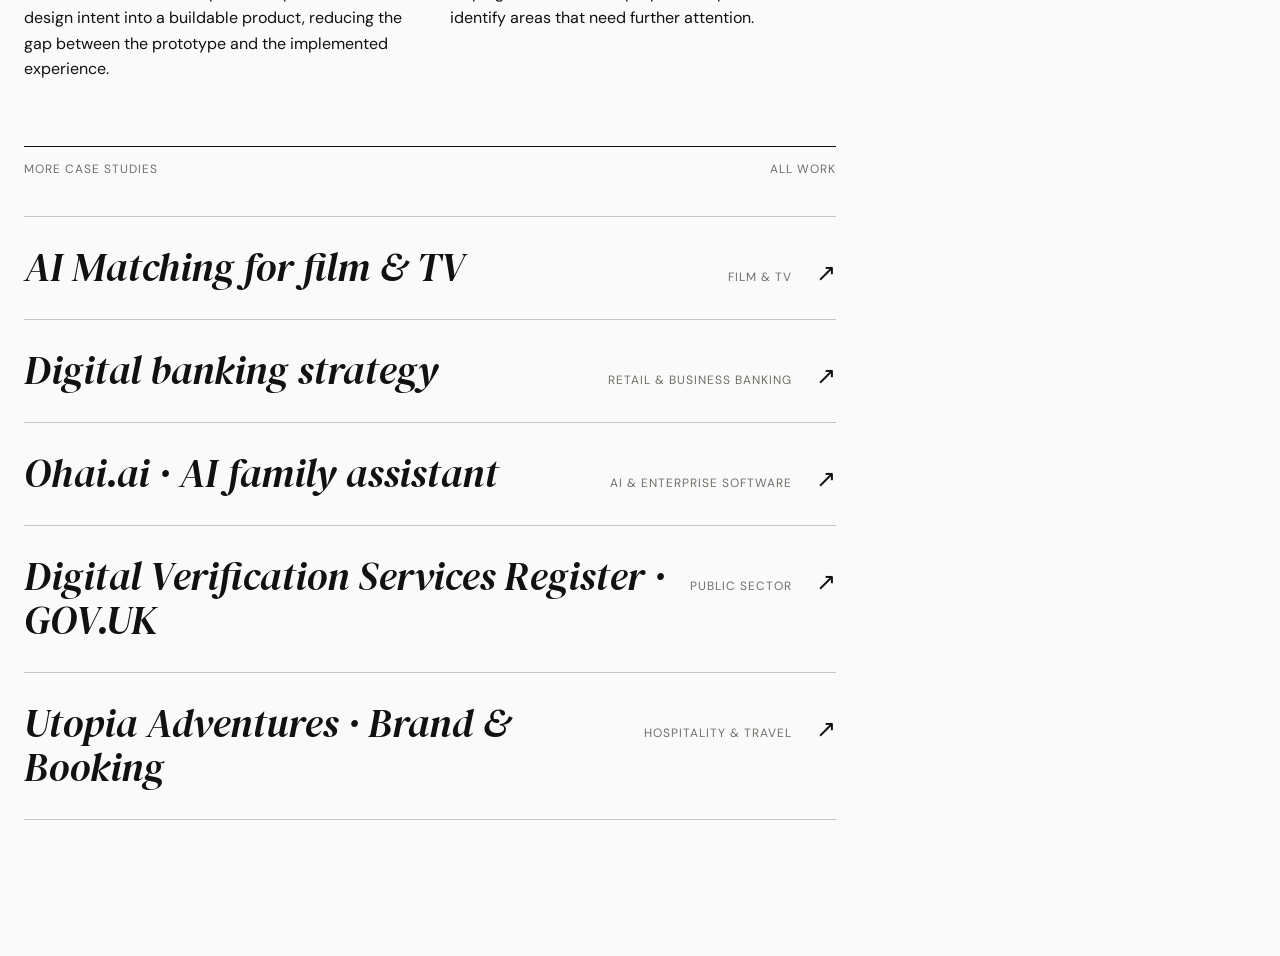
<file: case-study-data-capture.html>
<!doctype html>
<html lang="en">
<head>
<meta charset="utf-8">
<meta name="viewport" content="width=device-width, initial-scale=1">
<title>Transforming data capture across the business · Case Study</title>
<link rel="stylesheet" href="assets/fonts/fonts.css">
<style>
body{margin:0;background:#fafafa}
a{color:#11110f;text-decoration:none}a:hover{color:#706f69}
.site{--ink:#11110f;--muted:#706f69;--line:rgba(17,17,15,.22);--bg:#fafafa;--pill:#f4f1e9;--pill-dark:#2a2a28;--green:#20a75a;--panel:#efefec;background:var(--bg);color:var(--ink);font-family:'DM Sans',system-ui,sans-serif;font-variation-settings:"opsz" 14;font-weight:400;-webkit-font-smoothing:antialiased}
.serif{font-family:'DM Serif Display',Georgia,serif;font-weight:400;font-style:italic}
.sans{font-family:'DM Sans',system-ui,sans-serif;font-variation-settings:"opsz" 14;font-weight:400;font-style:normal}
.eyebrow{margin:0;font-size:12px;line-height:17.28px;letter-spacing:1px;text-transform:uppercase;color:var(--muted);font-family:'DM Sans',system-ui,sans-serif}
html{scroll-behavior:smooth}
*{box-sizing:border-box}
img{display:block;width:100%;height:auto}
strong,b{font-weight:600}

/* Same page-frame rules as the homepage and the other case studies */
.wrap{max-width:1280px;margin:0 auto;display:flex;justify-content:space-between;align-items:flex-start}
.main{flex:1 1 auto;min-width:0;max-width:860px;padding:24px;padding-bottom:96px;box-sizing:border-box}

.side{flex:0 0 208px;width:208px;position:sticky;top:0;height:100vh;overflow-y:auto;box-sizing:border-box;padding:24.84px 20.7px;border-left:1px solid var(--line);background:var(--bg);display:flex;flex-direction:column}
.side-logo{font-style:italic;font-size:32px;line-height:32px;align-self:flex-start}
.side-nav{height:auto;box-sizing:border-box;padding-top:80px;display:flex;flex-direction:column;justify-content:flex-end;align-items:flex-start;gap:8px}
.side-nav a{font-size:20px;line-height:30px}
.side-social{height:auto;padding-top:80px;display:flex;flex-direction:column;justify-content:flex-end;align-items:flex-start;gap:8px}
.side-social a{font-size:20px;line-height:30px}
/* Email me: a button that copies the address; reset so it looks and behaves exactly like the sidebar links */
.side-email{appearance:none;-webkit-appearance:none;background:none;border:0;border-radius:0;margin:0;padding:0;font:inherit;font-size:20px;line-height:30px;color:#11110f;text-align:left;cursor:pointer;align-self:flex-start}
.side-email:hover{color:#706f69}
.side-email-sr{position:absolute;width:1px;height:1px;margin:-1px;padding:0;overflow:hidden;clip:rect(0 0 0 0);clip-path:inset(50%);white-space:nowrap;border:0}
.side-email-fallback{margin:0;font-size:12px;line-height:18px;color:var(--muted)}
.side-email-fallback[hidden]{display:none}
.side-email-address{display:block;color:var(--ink);overflow-wrap:anywhere;-webkit-user-select:all;user-select:all}

.mhead{display:none;align-items:center;justify-content:space-between;padding:13.6px 20px;border-bottom:1px solid var(--line);background:rgba(250,250,250,.94);-webkit-backdrop-filter:blur(12px);backdrop-filter:blur(12px)}
.mhead-logo{font-style:italic;font-size:24px;line-height:36px}

/* Back button: understated pill, reusing the site's pill token, with an intentional hover shift */
.back-pill{display:inline-flex;align-items:center;padding:16px 36px;border:1px solid var(--ink);border-radius:999px;background:transparent;color:var(--ink);font-size:16px;line-height:24px;letter-spacing:.02em;transition:background .25s ease,color .25s ease,transform .25s cubic-bezier(.2,.7,.2,1)}
.back-pill:hover,.back-pill:focus-visible{background:var(--ink);color:var(--bg);transform:translateX(-3px)}
.back-pill:focus-visible{outline:2px solid var(--ink);outline-offset:4px}
.back-pill:active{transform:translateX(-1px) scale(.97)}

/* Shared case-study header: title and intro on the first row, project details on a second row beneath them */
.cs-hero{display:flex;flex-direction:column;gap:56px;padding:88px 0 0}
.cs-hero-lead{display:flex;flex-direction:column;gap:32px}
.cs-meta{margin:0;display:grid;grid-auto-flow:column;grid-auto-columns:minmax(0,1fr);gap:24px 32px;padding-top:24px}
.cs-meta > div{display:flex;flex-direction:column;gap:6px}
.cs-meta dd{line-height:1.5}

/* Case-study section rhythm, reusing the homepage's .sec / .sec-head components */
.sec{padding-top:64px}
.sec-head{display:flex;justify-content:space-between;align-items:flex-start;gap:16px;border-top:1px solid var(--ink);padding:13.6px 0;min-height:44.5px;box-sizing:border-box}
.cs-body{padding-top:32px;display:flex;flex-direction:column;gap:24px}
/* Every section title, secondary heading and body block spans the full content column; no element sets its own width. */
.cs-body > :is(h2,h3,h4,p,ul,ol),.cs-body > div > :is(h2,h3,h4,p,ul,ol){width:100%;max-width:none}
.cs-body > h3{margin-top:16px!important}

/* Case-specific: product-suite hero, visual panels, at-a-glance grids and figures */
.dc-panel{position:relative;overflow:hidden;border-radius:16px;background:var(--panel);padding:clamp(12px,3vw,32px)}
.dc-panel img{border-radius:8px}
/* Sections 01–03: images sit directly on the page; the panel keeps its padding so sizing and position are unchanged */
.dc-panel.dc-clear{background:transparent}
.dc-suite{display:grid;grid-template-columns:repeat(5,minmax(0,1fr));gap:clamp(8px,1.2vw,14px);align-items:start}
.dc-suite img{border-radius:6px}
.dc-wide{overflow-x:auto;-webkit-overflow-scrolling:touch;overscroll-behavior-x:contain}
.dc-wide img{min-width:0}
.dc-ia{display:grid;grid-template-columns:minmax(0,.58fr) minmax(0,1fr);gap:12px;align-items:start}
.dc-ia-col{display:flex;flex-direction:column;gap:12px}
.dc-trio{display:grid;grid-template-columns:repeat(3,minmax(0,1fr));gap:12px}
.dc-trio figure{margin:0;aspect-ratio:4/3;overflow:hidden;border-radius:12px;background:transparent}
.dc-trio img{width:100%;height:100%;object-fit:cover;object-position:0 0;border-radius:0}
.dc-cap{font-size:16px;line-height:1.5;color:var(--muted)}

.dc-glance{display:grid;grid-template-columns:repeat(3,minmax(0,1fr));gap:24px;padding-top:20px;border-top:1px solid var(--line)}
.dc-glance > div{display:flex;flex-direction:column;gap:6px}
.dc-glance-t{font-family:'DM Sans',system-ui,sans-serif;font-variation-settings:"opsz" 14;font-style:normal;font-weight:400;font-size:20px;line-height:1.25}
.dc-glance-d{font-size:16px;line-height:1.5;color:var(--muted)}
.dc-stats{display:grid;grid-template-columns:repeat(3,minmax(0,1fr));gap:24px;padding-top:8px}
.dc-stats.two{grid-template-columns:repeat(2,minmax(0,1fr))}
.dc-stat{display:flex;flex-direction:column;gap:6px}
.dc-stat-num{font-size:44px;line-height:1.05;letter-spacing:-.02em}
.dc-stat-label{font-size:16px;line-height:1.5;color:var(--muted)}
.dc-note{margin:0;font-size:16px;line-height:1.5;color:var(--muted)}
.dc-learn{display:grid;grid-template-columns:repeat(2,minmax(0,1fr));gap:32px 40px}
.dc-learn > div{display:flex;flex-direction:column;gap:10px;padding-top:20px;border-top:1px solid var(--line)}
.dc-learn h3{margin:0;font-size:24px;line-height:1.25;font-weight:500}
.dc-learn p{margin:0;font-size:16px;line-height:1.6}

/* Large desktop: use more of the available width, exactly as the homepage does */
@media (min-width:1600px){
.wrap{max-width:min(92vw,1920px)}
.main{max-width:1180px;padding-left:48px;padding-right:48px}
.side{width:168px;flex:0 0 168px}
}

/* Large monitors (1440px and up): section dividers and media keep the full content width; titles, body text and text-led blocks keep an 812px reading measure, and the top section keeps its standard-desktop proportions. Left alignment is unchanged. */
@media (min-width:1440px){
.site{--cs-measure:812px}
.cs-hero{max-width:var(--cs-measure)}
.cs-body > :not(figure):not(:has(img,video,iframe,figure)){max-width:var(--cs-measure)}
}

/* Tablet: header nav replaces the side column */
@media (max-width:1079px){
.wrap{display:block}
.side{display:none}
.mhead{display:flex;padding:13.6px 24px}
.main{max-width:none}
}

/* Mobile: matches the homepage's 402px Figma frame breakpoint */
@media (max-width:767px){
.cs-hero{padding:56px 0 0;gap:40px}
.cs-meta{grid-auto-flow:row;grid-template-columns:repeat(2,minmax(0,1fr))}
.mhead{padding:13.6px 20px}
.main{padding:20px;padding-bottom:64px}
.sec-head{min-height:45.9px}
.dc-suite{display:flex;overflow-x:auto;scroll-snap-type:x mandatory;-webkit-overflow-scrolling:touch;gap:10px;margin:0 -12px;padding:0 12px 4px}
.dc-suite img{flex:0 0 72%;scroll-snap-align:start}
.dc-wide img{width:auto;max-width:none;height:260px}
.dc-ia{grid-template-columns:1fr}
.dc-ia > img{max-width:64%;margin:0 auto}
.dc-trio{grid-template-columns:1fr}
.dc-trio figure{aspect-ratio:auto}
.dc-trio img{height:auto}
.dc-glance,.dc-stats,.dc-stats.two,.dc-learn{grid-template-columns:1fr;gap:16px}
.dc-learn{gap:24px}
}

/* More case studies */
.cs-next{padding-bottom:40px}
.cs-next-list{list-style:none;margin:0;padding:24px 0 0}
.cs-next-item{display:grid;grid-template-columns:minmax(0,1fr) auto;align-items:baseline;column-gap:24px;padding:28px 0;border-top:1px solid var(--line);color:var(--ink);transition:opacity .35s ease}
.cs-next-list li:last-child .cs-next-item{border-bottom:1px solid var(--line)}
.cs-next-item:hover,.cs-next-item:focus-visible{color:var(--ink)}
.cs-next-title{display:inline;justify-self:start;font-size:40px;line-height:1.1;padding-bottom:2px;background:linear-gradient(currentColor,currentColor) no-repeat 0 100% / 0 1px;transition:transform .45s cubic-bezier(.2,.7,.2,1),background-size .45s cubic-bezier(.2,.7,.2,1)}
.cs-next-meta{display:flex;align-items:baseline;gap:24px}
.cs-next-meta .eyebrow{white-space:nowrap}
.cs-next-arrow{display:inline-block;font-family:'DM Sans',system-ui,sans-serif;font-size:24px;line-height:24px;transition:transform .45s cubic-bezier(.2,.7,.2,1)}
.cs-next-list:hover .cs-next-item:not(:hover),.cs-next-list:focus-within .cs-next-item:not(:focus-visible):not(:hover){opacity:.35}
.cs-next-item:hover .cs-next-title,.cs-next-item:focus-visible .cs-next-title{transform:translateX(14px);background-size:100% 1px}
.cs-next-item:hover .cs-next-arrow,.cs-next-item:focus-visible .cs-next-arrow{transform:translate(4px,-4px)}
.cs-next-item:focus-visible,.cs-next .sec-head a:focus-visible{outline:2px solid var(--ink);outline-offset:4px}
@media (max-width:767px){
.cs-next-item{grid-template-columns:minmax(0,1fr) 24px;column-gap:12px;row-gap:8px;padding:22px 0;align-items:start}
.cs-next-title{font-size:28px;grid-column:1}
.cs-next-meta{display:contents}
.cs-next-meta .eyebrow{grid-column:1;grid-row:2;white-space:normal}
.cs-next-arrow{grid-column:2;grid-row:1;justify-self:end}
}
@media (prefers-reduced-motion:reduce){.cs-next-title,.cs-next-arrow{transition:none}.cs-next-item:hover .cs-next-title,.cs-next-item:focus-visible .cs-next-title,.cs-next-item:hover .cs-next-arrow,.cs-next-item:focus-visible .cs-next-arrow{transform:none}}
</style>
</head>
<body>

<div class="site">
  <header class="mhead">
    <a class="mhead-logo serif" href="index.html" aria-label="Ana García, home">AG</a>
  </header>

  <div class="wrap" id="top">
    <main class="main">

      <a href="index.html" class="back-pill sans">Back</a>

      <header class="cs-hero">
        <div class="cs-hero-lead">
          
          <h1 class="serif" style="margin: 0; font-style: italic; font-size: clamp(40px, 7vw, 80px); line-height: 1.05; letter-spacing: -0.02em; font-weight: 400">Transforming data capture across the&nbsp;business</h1>
          <p style="margin: 0; font-size: 20px; line-height: 1.5; color: #11110f; max-width: 48ch; text-wrap: pretty;">A digital transformation initiative to improve how lead information was captured across Johnson Matthey. The project spanned five digital products, addressing fragmented workflows and complex data requirements to support more efficient information capture.</p>
        </div>
        <dl class="cs-meta">
          <div style="display: flex; flex-direction: column; gap: 6px;">
            <dt class="eyebrow" style="margin:0">Client</dt>
            <dd style="margin: 0; font-size: 16px;">Confidential</dd>
          </div><div style="display: flex; flex-direction: column; gap: 6px;">
            <dt class="eyebrow" style="margin:0">ROLE</dt>
            <dd style="margin: 0; font-size: 16px;">Lead Product Designer</dd>
          </div>
          <div style="display: flex; flex-direction: column; gap: 6px;">
            <dt class="eyebrow" style="margin:0">Industry</dt>
            <dd style="margin: 0; font-size: 16px;">Energy</dd>
          </div><div style="display: flex; flex-direction: column; gap: 6px;">
            <dt class="eyebrow" style="margin:0">DISCIPLINES</dt>
            <dd style="margin: 0; font-size: 16px; line-height: 1.5;">Design strategy ·&nbsp;Stakeholder engagement ·&nbsp;Journey mapping · Information architecture ·&nbsp;Prototyping · Usability testing ·&nbsp;Design delivery ·&nbsp;Design system</dd>
          </div>
          
        </dl>
      </header>

      

      <section class="cs-section sec">
        <div class="sec-head"><span class="cs-label eyebrow">01 — Challenge</span></div>
        <div class="cs-body">
          <h2 class="sans" style="margin: 0; font-size: 32px; line-height: 1.18; font-weight: 500;">A fragmented process. A complex data landscape.</h2>
          <p style="margin: 0; font-size: 16px; line-height: 1.6; text-wrap: pretty; color: #11110f;">Lead information was captured across multiple tools and stages, with different project types requiring different data. This created a disjointed process that made consistency and efficient information management difficult to maintain.</p>
          <h3 class="sans" style="margin: 0; font-size: 24px; line-height: 1.25; font-weight: 500;">The challenge at a glance</h3>
          <div class="dc-glance">
            <div><span class="dc-glance-t">Fragmented workflows</span><span class="dc-glance-d">Multiple touchpoints and handovers across the customer journey.</span></div>
            <div><span class="dc-glance-t">Diverse data requirements</span><span class="dc-glance-d">Different project types and extensive information needs to accommodate.</span></div>
            <div><span class="dc-glance-t">Operational efficiency</span><span class="dc-glance-d">An opportunity to streamline the process and improve how information was captured and managed.</span></div>
          </div>
          <figure style="margin: 8px 0 0; margin-top: 0px">
            <div class="dc-panel dc-clear dc-wide"><img src="assets/37e63da719cba2ee52eeb62fec607044.webp" alt="Existing-state customer journey map: stages, tools and handovers"></div>
          </figure>
          <h3 class="sans" style="margin: 0; font-size: 24px; line-height: 1.25; font-weight: 500;">The business opportunity</h3>
          <p style="margin: 0; font-size: 16px; line-height: 1.6; text-wrap: pretty; color: #11110f;">The wider initiative projected substantial financial benefits from improved operational efficiency and customer lifetime value.</p>
          <div class="dc-stats two serif">
            <div class="dc-stat"><span class="dc-stat-num">£18m</span><span class="dc-stat-label sans">Projected benefit by FY27</span></div>
            <div class="dc-stat"><span class="dc-stat-num">£465m</span><span class="dc-stat-label sans">Projected increase in lifetime value</span></div>
          </div>
          <p class="dc-note">These figures represent projected benefits, not confirmed realised outcomes.</p>
        </div>
      </section>

      <section class="cs-section sec">
        <div class="sec-head"><span class="cs-label eyebrow">02 — Approach</span></div>
        <div class="cs-body">
          <h2 class="sans" style="margin: 0; font-size: 32px; line-height: 1.18; font-weight: 500;">Making sense of 200 data points</h2>
          <p style="margin: 0; font-size: 16px; line-height: 1.6; text-wrap: pretty; color: #11110f;">The first step was to understand the end-to-end process and establish a structure that could accommodate the requirements of different project types. Journey mapping, stakeholder workshops and data analysis informed the information architecture, navigation and stages of data capture.</p>
          <h3 class="sans" style="margin: 0; font-size: 24px; line-height: 1.25; font-weight: 500;">From process to structure</h3>
          <figure style="margin: 0;">
            <div class="dc-panel dc-clear dc-ia">
              <img src="assets/b704e05a6b22af2a6f96dd8a9c07b6dd.webp" alt="Data architecture comparing feed types across categories">
              <div class="dc-ia-col">
                <img src="assets/c70f0dcfa2a995c89c7cf2f3ed275b63.webp" alt="Information architecture: navigation and the two stages of data capture">
                <img src="assets/bf677112eccfd64af1c008a113ca4ff8.webp" alt="Data mapping of feeds, products and utilities">
              </div>
            </div>
          </figure>
          <div class="dc-glance">
            <div><span class="dc-glance-t">01 / Map the journey</span><span class="dc-glance-d">Map the existing process, touchpoints and handovers to understand how data moved through the customer journey.</span></div>
            <div><span class="dc-glance-t">02 / Structure the information</span><span class="dc-glance-d">Map approximately 200 data points across project types, referred to as feeds, while preserving the specific requirements of each workflow.</span></div>
            <div><span class="dc-glance-t">03 / Define the experience</span><span class="dc-glance-d">Establish the navigation, information hierarchy and stages needed to create a coherent data capture experience.</span></div>
          </div>
          <h3 class="sans" style="margin: 0; font-size: 24px; line-height: 1.25; font-weight: 500;">From structure to interface</h3>
          <p style="margin: 0; font-size: 16px; line-height: 1.6; text-wrap: pretty; color: #11110f;">Collaborative ideation and Figma prototyping explored how these requirements could translate into a consistent, usable experience.</p>
          <div class="dc-glance">
            <div><span class="dc-glance-t">Consistency</span><span class="dc-glance-d">Maintain a coherent brand experience across the digital ecosystem.</span></div>
            <div><span class="dc-glance-t">Structure</span><span class="dc-glance-d">Create a clear, robust foundation for the tool.</span></div>
            <div><span class="dc-glance-t">Purpose-built inputs</span><span class="dc-glance-d">Develop custom input fields suited to the information being collected.</span></div>
          </div>
          <figure style="margin: 0; display: flex; flex-direction: column; gap: 12px;">
            <div class="dc-panel dc-clear"><img src="assets/41cc414cc091669fa264f3c9df6e741a.webp" alt="Figma explorations: early concepts, wireframes and screen layouts, with collaborators' comments"></div>
            <div class="dc-trio">
              <figure><img src="assets/6726f98907c314936e972e5c3ed2db18.webp" alt="Custom input fields: question fields with dropdown information"></figure>
              <figure><img src="assets/bbfd6b51bf2b6abd2c3188581776e4b0.webp" alt="Wireframes of each form section with the content still needed"></figure>
              <figure><img src="assets/be62f640ec5d505da8eae2e5d5b17cf9.webp" alt="Screen layouts for feed details with the units to use"></figure>
            </div>
          </figure>
          <h3 class="sans" style="margin: 0; font-size: 24px; line-height: 1.25; font-weight: 500;">Working as one team</h3>
          <p style="margin: 0; font-size: 16px; line-height: 1.6; text-wrap: pretty; color: #11110f;">Stakeholder workshops, design critiques, regular design catch-ups and agile ceremonies supported alignment throughout the project. Design hackathons created space for collaborative ideation, while weekly Figbite sessions shared practical design tips and encouraged ongoing skill development.</p>
          <figure style="margin: 0;">
            <div class="dc-panel dc-clear dc-wide"><img src="assets/7895c144bde8cf36baf436888e2d7199.webp" alt="Sprint planning board across three sprints, from requirements to wireframe revisions"></div>
          </figure>
        </div>
      </section>

      <section class="cs-section sec">
        <div class="sec-head"><span class="cs-label eyebrow">03 — Iteration &amp; delivery</span></div>
        <div class="cs-body">
          <h2 class="sans" style="margin: 0; font-size: 32px; line-height: 1.18; font-weight: 500;">From prototype to implementation</h2>
          <p style="margin: 0; font-size: 16px; line-height: 1.6; text-wrap: pretty; color: #11110f;">Three usability tests helped evaluate the proposed experience, while collaboration with product and development teams ensured the designs were ready for implementation. Functionality annotations documented the intended behaviour of each screen, providing a clear reference for building the initial interfaces from the Figma prototype.</p>
          <figure style="margin: 8px 0 0;">
            <div class="dc-panel dc-clear dc-wide"><img src="assets/84bb341b9a2195e6ce4a612a0e598ee6.webp" alt="Delivery specifications: screens annotated with the action needed, priority and comments"></div>
          </figure>
        </div>
      </section>

      <section class="cs-section sec">
        <div class="sec-head"><span class="cs-label eyebrow">04 — Outcome</span></div>
        <div class="cs-body">
          <h2 class="sans" style="margin: 0; font-size: 32px; line-height: 1.18; font-weight: 500;">A structured foundation for more efficient data capture</h2>
          <p style="margin: 0; font-size: 16px; line-height: 1.6; text-wrap: pretty; color: #11110f;">The project established a design direction for a more consistent data capture experience across a complex set of business requirements. Journey mapping, information architecture, prototyping and usability testing connected the underlying process to the interfaces being designed, while functionality annotations supported the transition into development.</p>
          <h3 class="sans" style="margin: 0; font-size: 24px; line-height: 1.25; font-weight: 500;">Project at a glance</h3>
          <div class="dc-stats serif">
            <div class="dc-stat"><span class="dc-stat-num">5</span><span class="dc-stat-label sans">Digital products within the project scope</span></div>
            <div class="dc-stat"><span class="dc-stat-num">~200</span><span class="dc-stat-label sans">Data points mapped across project types</span></div>
            <div class="dc-stat"><span class="dc-stat-num">3</span><span class="dc-stat-label sans">Usability tests conducted</span></div>
          </div>
          <figure style="margin: 8px 0 0;">
            <div class="dc-panel" style="padding: clamp(20px, 5vw, 56px);"><img src="assets/8b478029cb7edef75cb2bd23f35583e4.webp" alt="Final Data Capture Form in a laptop mock-up, open on the Project Data Form cover page" style="border-radius: 0;"></div>
          </figure>
          <h3 class="sans" style="margin: 0; font-size: 24px; line-height: 1.25; font-weight: 500;">Projected business value</h3>
          <div class="dc-stats two serif">
            <div class="dc-stat"><span class="dc-stat-num">£18m</span><span class="dc-stat-label sans">Projected benefit by FY27</span></div>
            <div class="dc-stat"><span class="dc-stat-num">£465m</span><span class="dc-stat-label sans">Projected increase in lifetime value</span></div>
          </div>
          <p class="dc-note">Financial figures were projections associated with the wider initiative, not verified realised outcomes.</p>
        </div>
      </section>

      <section class="cs-section sec">
        <div class="sec-head"><span class="cs-label eyebrow">05 — Key learnings</span></div>
        <div class="cs-body">
          <h2 class="sans" style="margin: 0; font-size: 32px; line-height: 1.18; font-weight: 500;">Designing beyond the interface</h2>
          <div class="dc-learn">
            <div>
              <h3 class="sans">01 / Collaboration is part of the design</h3>
              <p>Enterprise products depend on alignment between business stakeholders, research, design and delivery. Shared working practices help keep different perspectives connected throughout the process.</p>
            </div>
            <div>
              <h3 class="sans">02 / Information architecture shapes usability</h3>
              <p>When a product needs to accommodate extensive data requirements and different workflows, the underlying structure is as important as the interface built on top of it.</p>
            </div>
            <div>
              <h3 class="sans">03 / Design must connect to implementation</h3>
              <p>Clear functionality annotations and ongoing collaboration with development help translate design intent into a buildable product, reducing the gap between the prototype and the implemented experience.</p>
            </div>
            <div>
              <h3 class="sans">04 / Testing creates opportunities to refine</h3>
              <p>Usability testing is part of an iterative process, helping teams evaluate proposed experiences and identify areas that need further attention.</p>
            </div>
          </div>
        </div>
      </section>

      <section class="cs-section sec cs-next" aria-labelledby="cs-next-label">
        <div class="sec-head"><span class="cs-label eyebrow" id="cs-next-label">More case studies</span><a class="eyebrow" href="index.html#work">All work</a></div>
        <nav aria-label="More case studies"><ul class="cs-next-list">
          <li><a class="cs-next-item" href="case-study-film-tv.html"><span class="cs-next-title serif">AI Matching for film &amp; TV</span><span class="cs-next-meta"><span class="eyebrow">Film &amp; TV</span><span class="cs-next-arrow" aria-hidden="true">↗</span></span></a></li>
          <li><a class="cs-next-item" href="case-study-digital-banking.html"><span class="cs-next-title serif">Digital banking strategy</span><span class="cs-next-meta"><span class="eyebrow">Retail &amp; Business Banking</span><span class="cs-next-arrow" aria-hidden="true">↗</span></span></a></li>
          <li><a class="cs-next-item" href="case-study-ohai.html"><span class="cs-next-title serif">Ohai.ai · AI family assistant</span><span class="cs-next-meta"><span class="eyebrow">AI &amp; Enterprise Software</span><span class="cs-next-arrow" aria-hidden="true">↗</span></span></a></li>
          <li><a class="cs-next-item" href="case-study-dsit.html"><span class="cs-next-title serif">Digital Verification Services Register · GOV.UK</span><span class="cs-next-meta"><span class="eyebrow">Public Sector</span><span class="cs-next-arrow" aria-hidden="true">↗</span></span></a></li>
          <li><a class="cs-next-item" href="case-study-utopia.html"><span class="cs-next-title serif">Utopia Adventures · Brand &amp; Booking</span><span class="cs-next-meta"><span class="eyebrow">Hospitality &amp; Travel</span><span class="cs-next-arrow" aria-hidden="true">↗</span></span></a></li>
        </ul></nav>
      </section>

    </main>

    <aside class="side sans" aria-label="Site navigation">
      <a class="side-logo serif" href="index.html" aria-label="Ana García, home">AG</a>
      <nav class="side-nav" aria-label="Sections">
        <a href="index.html#work">Work</a>
        <a href="index.html#experience">Experience</a>
        <a href="index.html#notes">Notes</a>
      </nav>
      <div class="side-social"><a href="https://www.linkedin.com/in/ana-garcia-villanueva/">LinkedIn <span aria-hidden="true">↗</span></a>
        <button type="button" class="side-email" data-copy-email="Anagvpersonal@gmail.com" aria-describedby="side-email-hint">Email me</button>
        <span class="side-email-sr" id="side-email-hint">Copies my email address to your clipboard</span>
        <span class="side-email-sr" role="status" aria-live="polite" data-copy-email-status=""></span>
        <p class="side-email-fallback" hidden="" data-copy-email-fallback="">Couldn’t copy automatically. Select and copy:<span class="side-email-address">Anagvpersonal@gmail.com</span></p>
      </div>
    </aside>
  </div>
</div>

<script src="assets/dc-shim.js"></script>
<script>

class Component extends DCLogic {
  // Email me: copies the address to the clipboard, confirms for 2s, and falls back to a selectable address if copying is blocked.
  setupEmailCopy() {
    if (window.__agEmailCopy) return;
    window.__agEmailCopy = true;
    const timers = new WeakMap();
    const setLabel = (btn, text) => { const n = btn.firstChild; if (n && n.nodeType === 3) n.nodeValue = text; else btn.textContent = text; };
    const announce = (btn, msg) => {
      const s = btn.parentNode.querySelector('[data-copy-email-status]');
      if (!s) return;
      s.textContent = '';
      setTimeout(() => { s.textContent = msg; }, 60);
    };
    const legacyCopy = (text) => {
      const ta = document.createElement('textarea');
      ta.value = text; ta.setAttribute('readonly', '');
      ta.style.cssText = 'position:fixed;top:0;left:0;width:1px;height:1px;opacity:0;pointer-events:none';
      document.body.appendChild(ta); ta.select();
      let ok = false;
      try { ok = document.execCommand('copy'); } catch (e) { ok = false; }
      ta.remove();
      return ok;
    };
    const copy = (text) => {
      const modern = navigator.clipboard && window.isSecureContext ? navigator.clipboard.writeText(text) : Promise.reject(new Error('no clipboard'));
      return modern.catch(() => { if (!legacyCopy(text)) throw new Error('copy failed'); });
    };
    document.addEventListener('click', (e) => {
      const btn = e.target && e.target.closest ? e.target.closest('[data-copy-email]') : null;
      if (!btn) return;
      e.preventDefault();
      const email = btn.getAttribute('data-copy-email');
      const label = btn.getAttribute('data-label') || btn.textContent.trim();
      btn.setAttribute('data-label', label);
      const fallback = btn.parentNode.querySelector('[data-copy-email-fallback]');
      clearTimeout(timers.get(btn));
      copy(email).then(() => {
        if (fallback) fallback.hidden = true;
        setLabel(btn, 'Email copied!');
        announce(btn, 'Email address copied to clipboard');
        timers.set(btn, setTimeout(() => setLabel(btn, label), 2000));
      }, () => {
        setLabel(btn, label);
        if (fallback) {
          fallback.hidden = false;
          const addr = fallback.querySelector('.side-email-address');
          if (addr) { const r = document.createRange(); r.selectNodeContents(addr); const sel = window.getSelection(); sel.removeAllRanges(); sel.addRange(r); }
        }
        announce(btn, 'Couldn’t copy automatically. The email address, ' + email + ', is shown below the button and selected, ready to copy.');
      });
    });
  }
  componentDidMount() {
    this.setupEmailCopy();
  }
  renderVals() {
    return {};
  }
}

(function(){ var c=new Component(); function go(){ c.__mount(); } if(document.readyState==='loading') document.addEventListener('DOMContentLoaded',go); else go(); })();
</script>
</body>
</html>
</file>
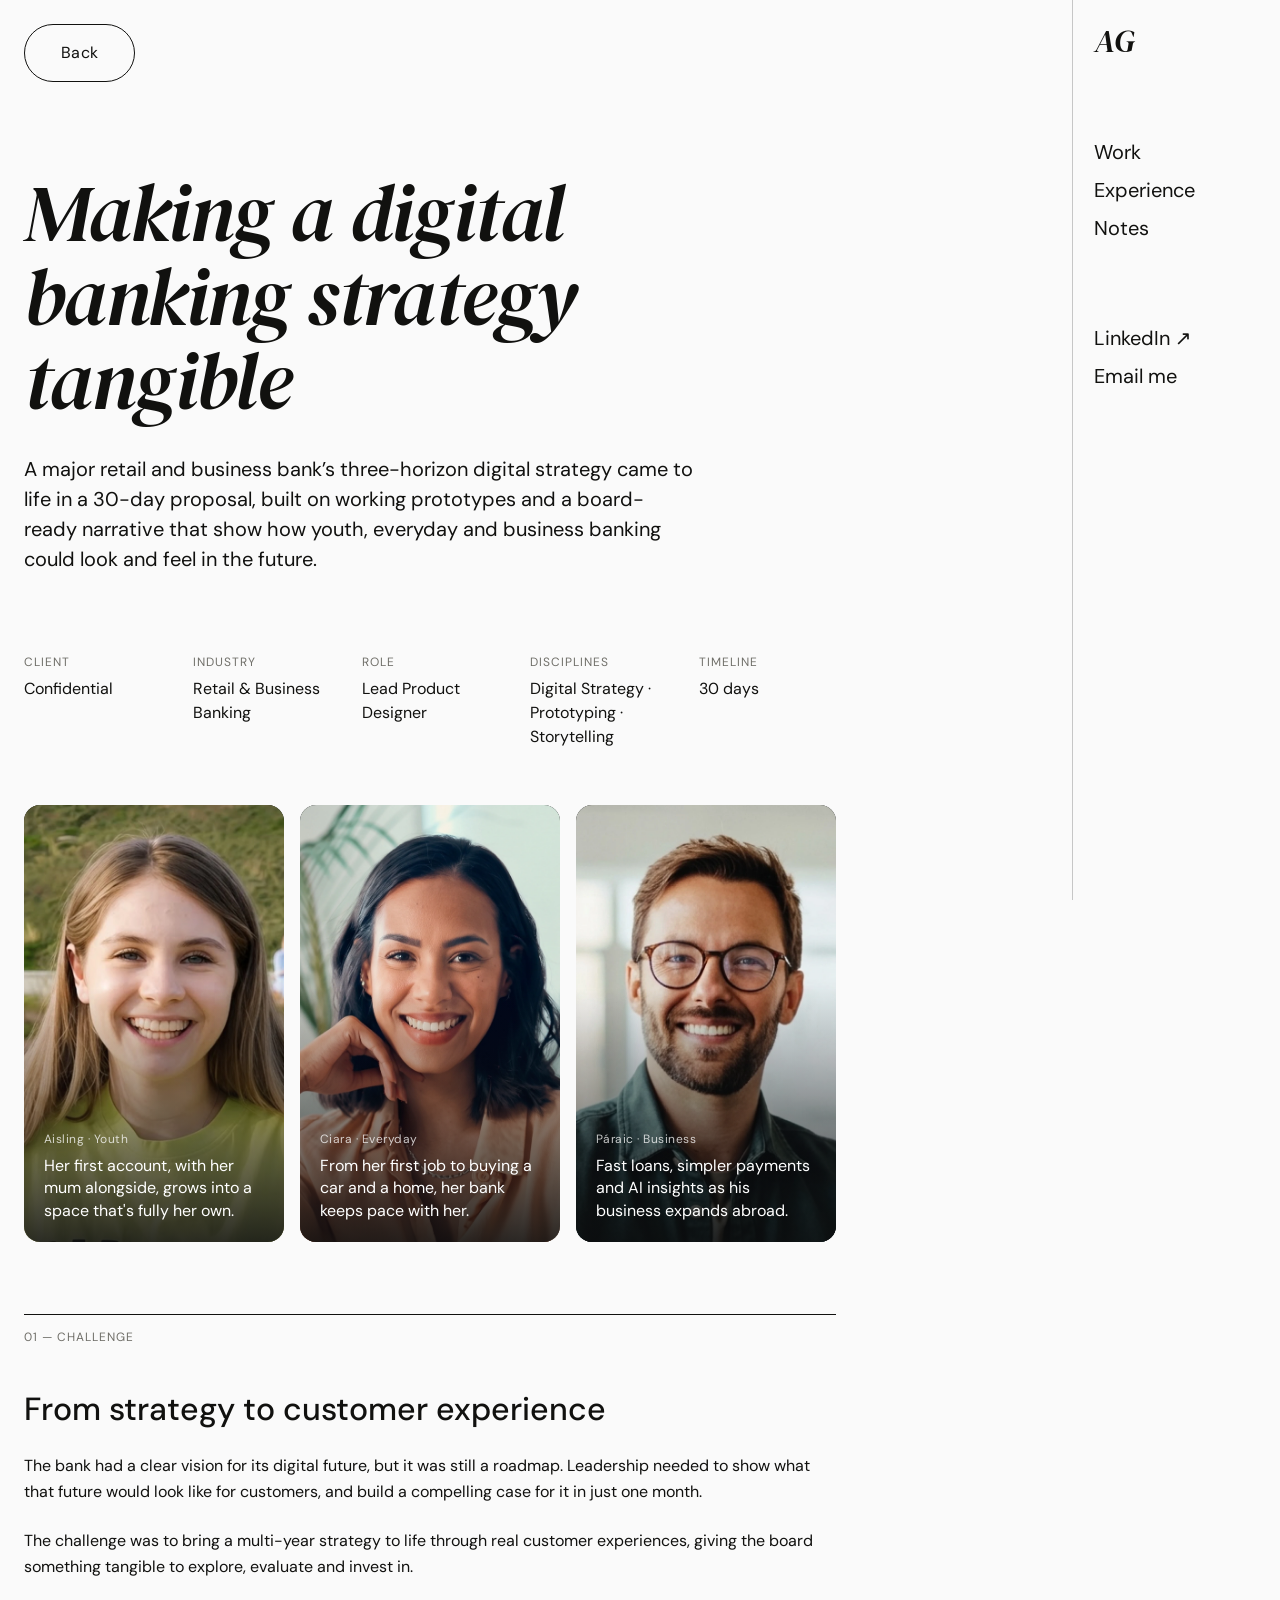
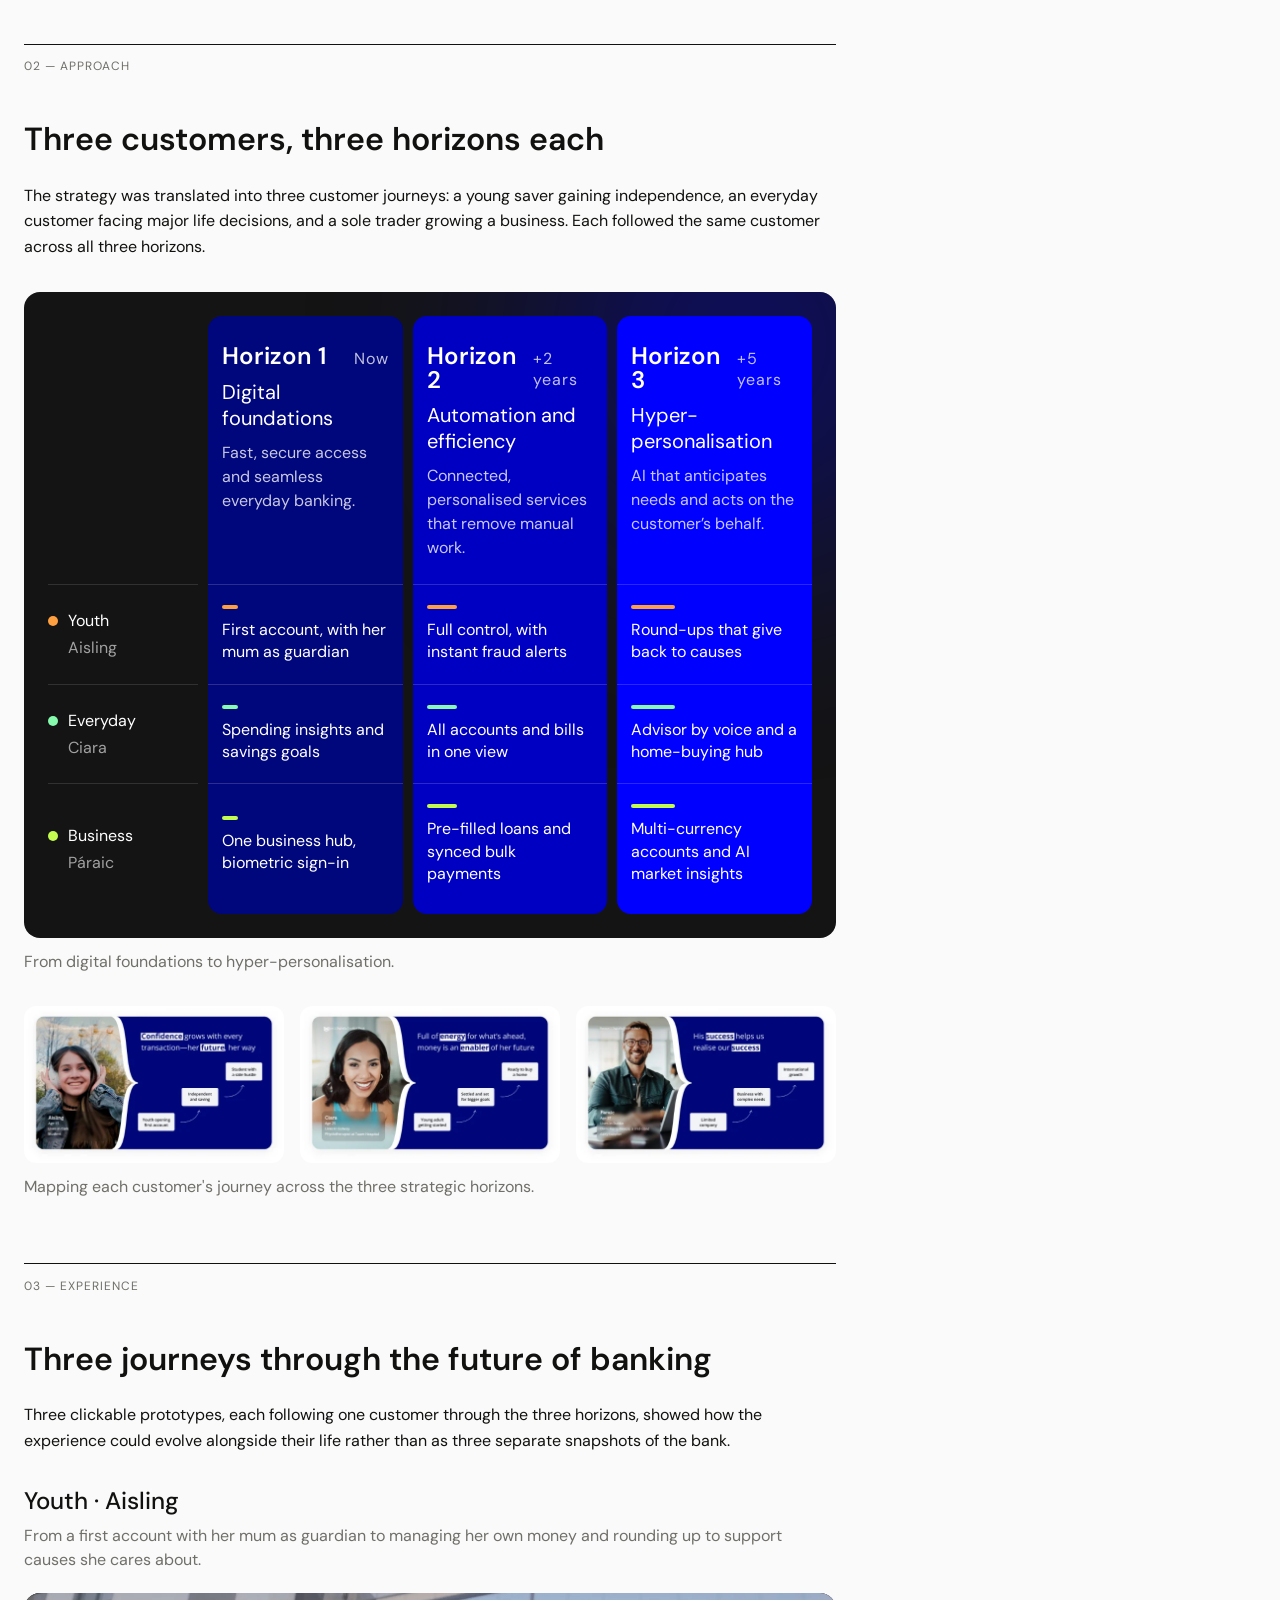
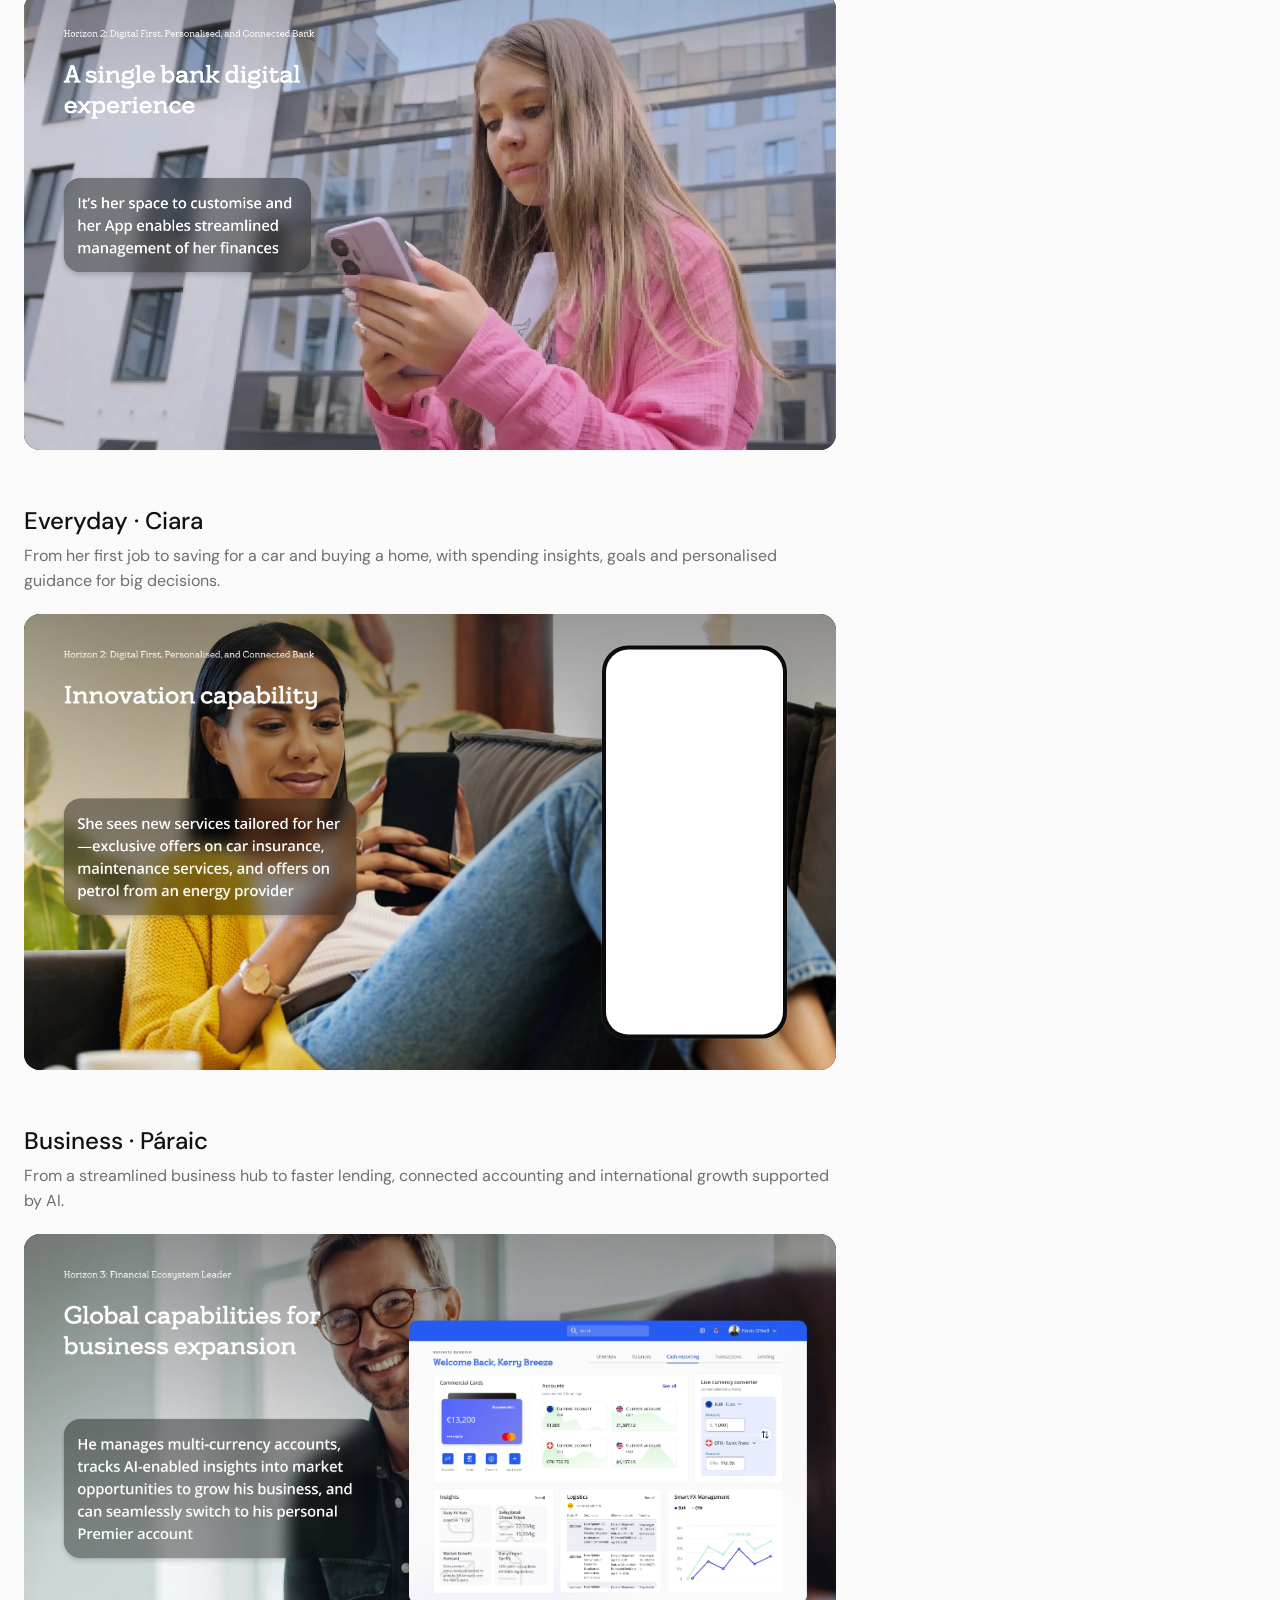
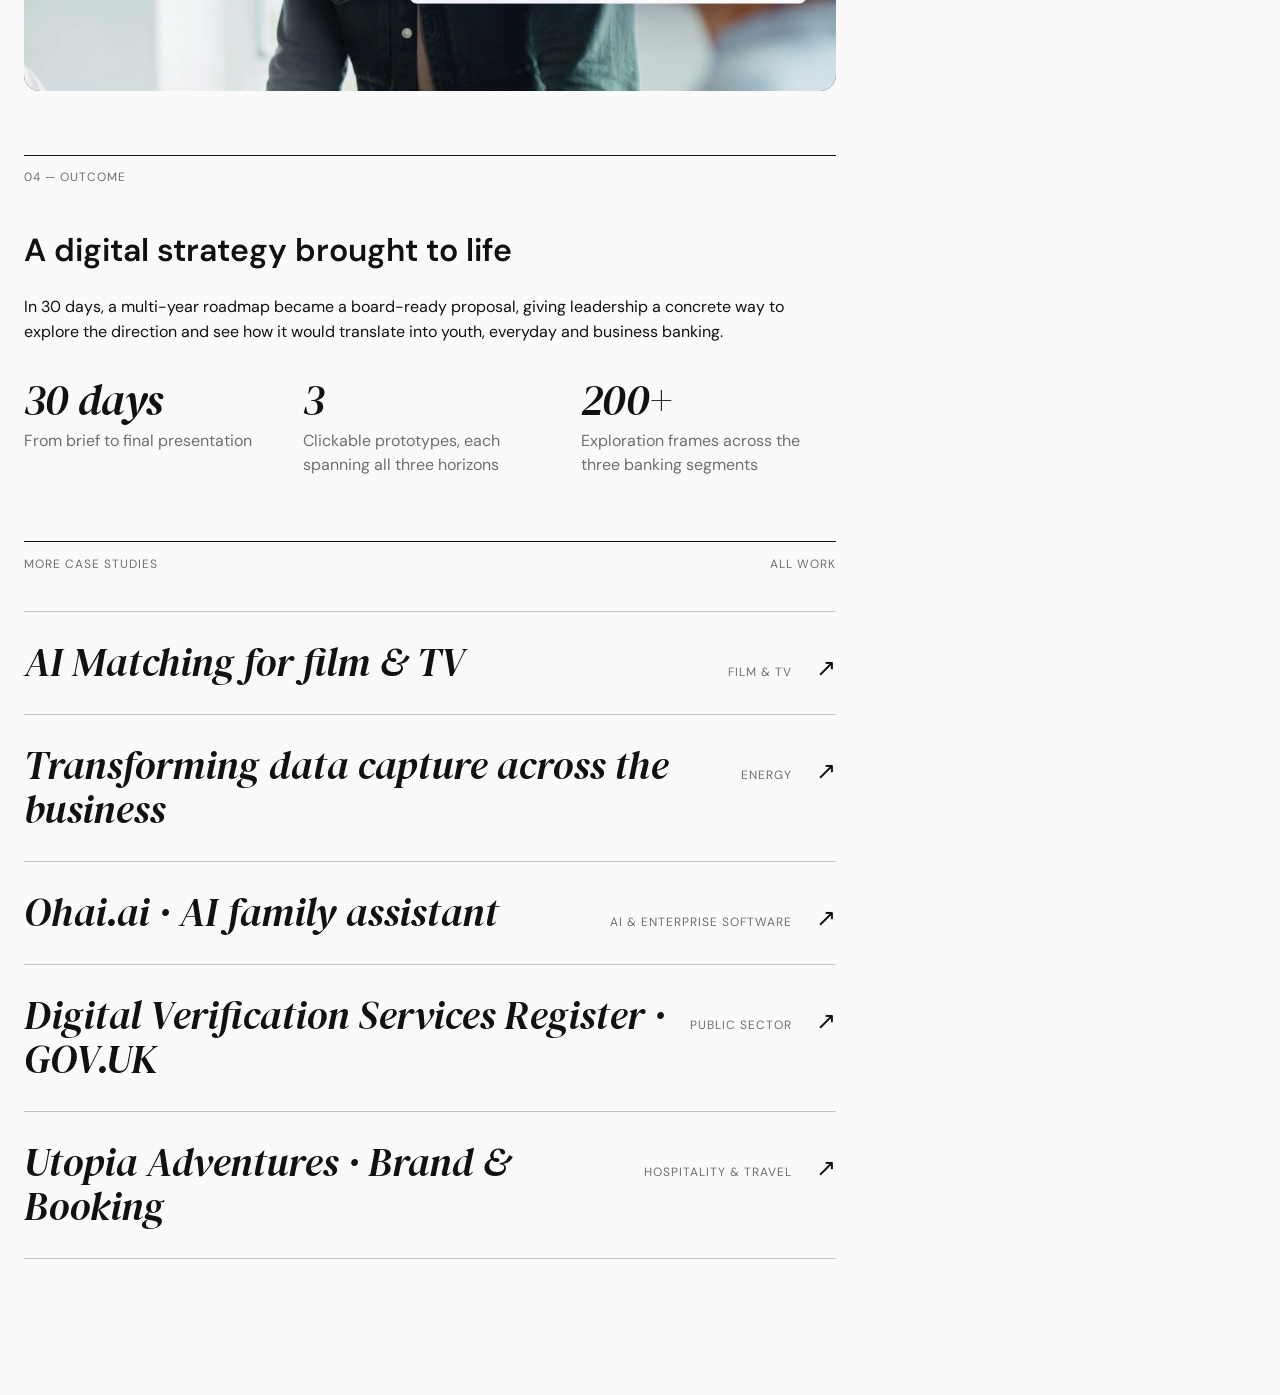
<file: case-study-digital-banking.html>
<!doctype html>
<html lang="en">
<head>
<meta charset="utf-8">
<meta name="viewport" content="width=device-width, initial-scale=1">
<title>Digital Banking Strategy [Confidential] · Case Study</title>
<link rel="stylesheet" href="assets/fonts/fonts.css">
<style>
body{margin:0;background:#fafafa}
a{color:#11110f;text-decoration:none}a:hover{color:#706f69}
.site{--ink:#11110f;--muted:#706f69;--line:rgba(17,17,15,.22);--bg:#fafafa;--pill:#f4f1e9;--pill-dark:#2a2a28;--green:#20a75a;background:var(--bg);color:var(--ink);font-family:'DM Sans',system-ui,sans-serif;font-variation-settings:"opsz" 14;font-weight:400;-webkit-font-smoothing:antialiased}
.serif{font-family:'DM Serif Display',Georgia,serif;font-weight:400;font-style:italic}
.sans{font-family:'DM Sans',system-ui,sans-serif;font-variation-settings:"opsz" 14;font-weight:400;font-style:normal}
.eyebrow{margin:0;font-size:12px;line-height:17.28px;letter-spacing:1px;text-transform:uppercase;color:var(--muted);font-family:'DM Sans',system-ui,sans-serif}
html{scroll-behavior:smooth}
*{box-sizing:border-box}
img{display:block;width:100%;height:auto}
strong,b{font-weight:600}

/* Same page-frame rules as the homepage and the other case studies */
.wrap{max-width:1280px;margin:0 auto;display:flex;justify-content:space-between;align-items:flex-start}
.main{flex:1 1 auto;min-width:0;max-width:860px;padding:24px;padding-bottom:96px;box-sizing:border-box}

.side{flex:0 0 208px;width:208px;position:sticky;top:0;height:100vh;overflow-y:auto;box-sizing:border-box;padding:24.84px 20.7px;border-left:1px solid var(--line);background:var(--bg);display:flex;flex-direction:column}
.side-logo{font-style:italic;font-size:32px;line-height:32px;align-self:flex-start}
.side-nav{height:auto;box-sizing:border-box;padding-top:80px;display:flex;flex-direction:column;justify-content:flex-end;align-items:flex-start;gap:8px}
.side-nav a{font-size:20px;line-height:30px}
.side-social{height:auto;padding-top:80px;display:flex;flex-direction:column;justify-content:flex-end;align-items:flex-start;gap:8px}
.side-social a{font-size:20px;line-height:30px}
/* Email me: a button that copies the address; reset so it looks and behaves exactly like the sidebar links */
.side-email{appearance:none;-webkit-appearance:none;background:none;border:0;border-radius:0;margin:0;padding:0;font:inherit;font-size:20px;line-height:30px;color:#11110f;text-align:left;cursor:pointer;align-self:flex-start}
.side-email:hover{color:#706f69}
.side-email-sr{position:absolute;width:1px;height:1px;margin:-1px;padding:0;overflow:hidden;clip:rect(0 0 0 0);clip-path:inset(50%);white-space:nowrap;border:0}
.side-email-fallback{margin:0;font-size:12px;line-height:18px;color:var(--muted)}
.side-email-fallback[hidden]{display:none}
.side-email-address{display:block;color:var(--ink);overflow-wrap:anywhere;-webkit-user-select:all;user-select:all}

.mhead{display:none;align-items:center;justify-content:space-between;padding:13.6px 20px;border-bottom:1px solid var(--line);background:rgba(250,250,250,.94);-webkit-backdrop-filter:blur(12px);backdrop-filter:blur(12px)}
.mhead-logo{font-style:italic;font-size:24px;line-height:36px}

/* Back button: understated pill, reusing the site's pill token, with an intentional hover shift */
.back-pill{display:inline-flex;align-items:center;padding:16px 36px;border:1px solid var(--ink);border-radius:999px;background:transparent;color:var(--ink);font-size:16px;line-height:24px;letter-spacing:.02em;transition:background .25s ease,color .25s ease,transform .25s cubic-bezier(.2,.7,.2,1)}
.back-pill:hover,.back-pill:focus-visible{background:var(--ink);color:var(--bg);transform:translateX(-3px)}
.back-pill:focus-visible{outline:2px solid var(--ink);outline-offset:4px}
.back-pill:active{transform:translateX(-1px) scale(.97)}

/* Shared case-study header: title and intro on the first row, project details on a second row beneath them */
.cs-hero{display:flex;flex-direction:column;gap:56px;padding:88px 0 0}
.cs-hero-lead{display:flex;flex-direction:column;gap:32px}
.cs-meta{margin:0;display:grid;grid-auto-flow:column;grid-auto-columns:minmax(0,1fr);gap:24px 32px;padding-top:24px}
.cs-meta > div{display:flex;flex-direction:column;gap:6px}
.cs-meta dd{line-height:1.5}

/* Case-study section rhythm, reusing the homepage's .sec / .sec-head components */
.sec{padding-top:64px}
.sec-head{display:flex;justify-content:space-between;align-items:flex-start;gap:16px;border-top:1px solid var(--ink);padding:13.6px 0;min-height:44.5px;box-sizing:border-box}
.cs-body{padding-top:32px;display:flex;flex-direction:column;gap:24px}
/* Every section title, secondary heading and body block spans the full content column; no element sets its own width. */
.cs-body > :is(h2,h3,h4,p,ul,ol),.cs-body > div > :is(h2,h3,h4,p,ul,ol){width:100%;max-width:none}

/* Case-specific: horizon matrix and journey media are ported from the Formak website version of this case study.
   Their breakpoints are container queries on the case-study column (.db-cs), so they fire at the same content widths
   as the original: 974px matches its 1100px viewport rule and 680px matches its 768px rule. */
.db-cs{container:dbcs/inline-size}

.db-cs section[id]{scroll-margin-top:24px}

/* Horizon matrix: blue horizon columns, one colour per customer */
.db-mx{position:relative;overflow:hidden;border-radius:16px;background:#141414;padding:clamp(20px,3cqi,44px)}
@container dbcs (max-width:974px){
.db-cs .hzm > div{padding-left:14px!important;padding-right:14px!important}
.db-cs .hzm > div:nth-child(7),.db-cs .hzm > div:nth-child(11),.db-cs .hzm > div:nth-child(15){padding-left:0!important}
.db-cs .hzm > div:nth-child(n+4):nth-child(-n+6) > div > span:first-child{font-size:24px!important}
.db-cs .hzm > div:nth-child(n+4):nth-child(-n+6) > span:not(.serif):not(.hz-t),.db-cs .hzm > div:nth-child(n+7) span{font-size:16px!important}
}

/* Journey media: background photo with the live prototype layered on top */
.db-cs .ev-clean,.db-cs .bz-clean{transition:opacity 500ms ease}

@container dbcs (max-width:680px){
.db-cs .hzm{min-width:0!important;grid-template-columns:minmax(0,1fr)!important;grid-template-rows:none!important;row-gap:0!important}
.db-cs .hzm > div{grid-column:1!important;grid-row:auto!important;padding-left:20px!important;padding-right:20px!important}
.db-cs .hzm > div:nth-child(-n+3),.db-cs .hzm > div:nth-child(7),.db-cs .hzm > div:nth-child(11),.db-cs .hzm > div:nth-child(15){display:none!important}
.db-cs .hzm > div:nth-child(4){order:1;background:#00067B}
.db-cs .hzm > div:nth-child(8){order:2}
.db-cs .hzm > div:nth-child(12){order:3}
.db-cs .hzm > div:nth-child(16){order:4}
.db-cs .hzm > div:nth-child(5){order:5;background:#0000C2}
.db-cs .hzm > div:nth-child(9){order:6}
.db-cs .hzm > div:nth-child(13){order:7}
.db-cs .hzm > div:nth-child(17){order:8}
.db-cs .hzm > div:nth-child(6){order:9;background:#0000FF}
.db-cs .hzm > div:nth-child(10){order:10}
.db-cs .hzm > div:nth-child(14){order:11}
.db-cs .hzm > div:nth-child(18){order:12}
.db-cs .hzm > div:nth-child(8),.db-cs .hzm > div:nth-child(12),.db-cs .hzm > div:nth-child(16){background:#00067B}
.db-cs .hzm > div:nth-child(9),.db-cs .hzm > div:nth-child(13),.db-cs .hzm > div:nth-child(17){background:#0000C2}
.db-cs .hzm > div:nth-child(10),.db-cs .hzm > div:nth-child(14),.db-cs .hzm > div:nth-child(18){background:#0000FF}
.db-cs .hzm > div:nth-child(n+4):nth-child(-n+6){border-radius:14px 14px 0 0;padding-top:24px!important;padding-bottom:8px!important}
.db-cs .hzm > div:nth-child(5),.db-cs .hzm > div:nth-child(6){margin-top:12px}
.db-cs .hzm > div:nth-child(n+16){border-radius:0 0 14px 14px;padding-bottom:24px!important}
.db-cs .hzm > div:nth-child(n+8){padding-top:16px!important;padding-bottom:16px!important;gap:8px!important}
.db-cs .hzm > div:nth-child(n+4):nth-child(-n+6) > div > span:first-child{font-size:28px!important}
.db-cs .hzm > div:nth-child(n+4):nth-child(-n+6) > span:not(.serif):not(.hz-t){font-size:16px!important}
.db-cs .hzm > div:nth-child(n+8) span{font-size:16px!important}
.db-cs .hzm > div:nth-child(n+8)::before{font-family:'DM Sans',system-ui,sans-serif;font-size:12px;letter-spacing:.06em;text-transform:uppercase;color:rgba(255,255,255,.6)}
.db-cs .hzm > div:nth-child(8)::before,.db-cs .hzm > div:nth-child(9)::before,.db-cs .hzm > div:nth-child(10)::before{content:"Youth · Aisling"}
.db-cs .hzm > div:nth-child(12)::before,.db-cs .hzm > div:nth-child(13)::before,.db-cs .hzm > div:nth-child(14)::before{content:"Everyday · Ciara"}
.db-cs .hzm > div:nth-child(16)::before,.db-cs .hzm > div:nth-child(17)::before,.db-cs .hzm > div:nth-child(18)::before{content:"Business · Páraic"}
.db-cs [data-youth-media]{aspect-ratio:4/5!important}
.db-cs [data-youth-media] > img{object-position:100% 50%}
.db-cs #youth-vid{right:13.33%!important}
.db-cs [data-everyday-media]{aspect-ratio:4/5!important}
.db-cs [data-everyday-media] > img{object-position:36.7% 50%}
.db-cs [data-everyday-media] > img.ev-clean{opacity:1!important}
.db-cs [data-business-media]{aspect-ratio:4/5!important}
.db-cs [data-business-media] > img:not(#business-dash){object-position:40% 50%}
.db-cs [data-business-media] > img.bz-clean{opacity:1!important}
.db-cs #business-dash{right:5%!important;top:auto!important;bottom:5%!important;transform:none!important;width:90%!important}
.db-cs #everyday-phone{right:5%!important;padding:1.1%!important}
}

.db-row{display:grid;grid-template-columns:repeat(3,minmax(0,1fr));gap:16px}
.db-card{position:relative;overflow:hidden;border-radius:16px;aspect-ratio:1143/1920;background:#0b0d0e}
.db-card img{position:absolute;inset:0;width:100%;height:100%;object-fit:cover}
.db-card::after{content:"";position:absolute;inset:0;background:linear-gradient(to bottom,rgba(11,13,14,0) 42%,rgba(11,13,14,.86) 100%)}
.db-card-copy{position:absolute;left:0;right:0;bottom:0;z-index:1;padding:20px;display:flex;flex-direction:column;gap:8px;color:#fafafa}
.db-card-name{font-size:12px;letter-spacing:.04em;color:rgba(250,250,250,.78)}
.db-card-copy p{margin:0;font-size:16px;line-height:1.4;color:#fff}

.db-slides{display:grid;grid-template-columns:repeat(3,minmax(0,1fr));gap:16px}
.db-slides img{border-radius:12px;aspect-ratio:526/318;object-fit:cover}

.db-journey{display:flex;flex-direction:column;gap:20px}

.db-stats{display:grid;grid-template-columns:repeat(3,minmax(0,1fr));gap:24px;padding-top:8px}
.db-stat{display:flex;flex-direction:column;gap:6px}
.db-stat-num{font-size:44px;line-height:1.05;letter-spacing:-.02em}
.db-stat-label{font-size:16px;line-height:1.5;color:var(--muted)}

/* Large desktop: use more of the available width, exactly as the homepage does */
@media (min-width:1600px){
.wrap{max-width:min(92vw,1920px)}
.main{max-width:1180px;padding-left:48px;padding-right:48px}
.side{width:168px;flex:0 0 168px}
}

/* Large monitors (1440px and up): section dividers and media keep the full content width; titles, body text and text-led blocks keep an 812px reading measure, and the top section keeps its standard-desktop proportions. Left alignment is unchanged. */
@media (min-width:1440px){
.site{--cs-measure:812px}
.cs-hero{max-width:var(--cs-measure)}
.cs-body > :not(figure):not(:has(img,video,iframe,figure)){max-width:var(--cs-measure)}
}

/* Tablet: header nav replaces the side column */
@media (max-width:1079px){
.wrap{display:block}
.side{display:none}
.mhead{display:flex;padding:13.6px 24px}
.main{max-width:none}
}

/* Mobile: matches the homepage's 402px Figma frame breakpoint */
@media (max-width:767px){
.cs-hero{padding:56px 0 0;gap:40px}
.cs-meta{grid-auto-flow:row;grid-template-columns:repeat(2,minmax(0,1fr))}
.mhead{padding:13.6px 20px}
.main{padding:20px;padding-bottom:64px}
.sec-head{min-height:45.9px}
.cs-section{display:flex!important;flex-direction:column!important;width:100%!important}
.cs-card-grid{display:flex!important;flex-direction:column!important;gap:24px!important}
.db-row{grid-template-columns:1fr!important;gap:12px!important}
.db-card{aspect-ratio:4/3!important}
.db-slides{grid-template-columns:1fr!important}
.db-stats{grid-template-columns:1fr!important;gap:16px}
}

/* More case studies */
.cs-next{padding-bottom:40px}
.cs-next-list{list-style:none;margin:0;padding:24px 0 0}
.cs-next-item{display:grid;grid-template-columns:minmax(0,1fr) auto;align-items:baseline;column-gap:24px;padding:28px 0;border-top:1px solid var(--line);color:var(--ink);transition:opacity .35s ease}
.cs-next-list li:last-child .cs-next-item{border-bottom:1px solid var(--line)}
.cs-next-item:hover,.cs-next-item:focus-visible{color:var(--ink)}
.cs-next-title{display:inline;justify-self:start;font-size:40px;line-height:1.1;padding-bottom:2px;background:linear-gradient(currentColor,currentColor) no-repeat 0 100% / 0 1px;transition:transform .45s cubic-bezier(.2,.7,.2,1),background-size .45s cubic-bezier(.2,.7,.2,1)}
.cs-next-meta{display:flex;align-items:baseline;gap:24px}
.cs-next-meta .eyebrow{white-space:nowrap}
.cs-next-arrow{display:inline-block;font-family:'DM Sans',system-ui,sans-serif;font-size:24px;line-height:24px;transition:transform .45s cubic-bezier(.2,.7,.2,1)}
.cs-next-list:hover .cs-next-item:not(:hover),.cs-next-list:focus-within .cs-next-item:not(:focus-visible):not(:hover){opacity:.35}
.cs-next-item:hover .cs-next-title,.cs-next-item:focus-visible .cs-next-title{transform:translateX(14px);background-size:100% 1px}
.cs-next-item:hover .cs-next-arrow,.cs-next-item:focus-visible .cs-next-arrow{transform:translate(4px,-4px)}
.cs-next-item:focus-visible,.cs-next .sec-head a:focus-visible{outline:2px solid var(--ink);outline-offset:4px}
@media (max-width:767px){
.cs-next-item{grid-template-columns:minmax(0,1fr) 24px;column-gap:12px;row-gap:8px;padding:22px 0;align-items:start}
.cs-next-title{font-size:28px;grid-column:1}
.cs-next-meta{display:contents}
.cs-next-meta .eyebrow{grid-column:1;grid-row:2;white-space:normal}
.cs-next-arrow{grid-column:2;grid-row:1;justify-self:end}
}
@media (prefers-reduced-motion:reduce){.cs-next-title,.cs-next-arrow{transition:none}.cs-next-item:hover .cs-next-title,.cs-next-item:focus-visible .cs-next-title,.cs-next-item:hover .cs-next-arrow,.cs-next-item:focus-visible .cs-next-arrow{transform:none}}
</style>
</head>
<body>

<div class="site">
  <header class="mhead">
    <a class="mhead-logo serif" href="index.html" aria-label="Ana García, home">AG</a>
  </header>

  <div class="wrap" id="top">
    <main class="main">

      <a href="index.html" class="back-pill sans">Back</a>

      <div class="db-cs">

      <header class="cs-hero">
        <div class="cs-hero-lead">
          <h1 class="serif" style="margin: 0; font-style: italic; font-size: clamp(40px, 7vw, 80px); line-height: 1.05; letter-spacing: -0.02em; font-weight: 400">Making a digital banking strategy tangible</h1>
          <div style="display: flex; flex-direction: column; gap: 16px;">
            
            <p style="margin: 0; font-size: 20px; line-height: 1.5; color: #11110f; max-width: 48ch; text-wrap: pretty;"><span style="text-wrap-mode: initial">A major retail and business bank’s three-horizon digital strategy came to life in a 30-day proposal, built on working prototypes and a board-ready narrative that show how youth, everyday and business banking could look and feel in the future.</span></p>
          </div>
        </div>
        <dl class="cs-meta">
          <div style="display: flex; flex-direction: column; gap: 6px;">
            <dt class="eyebrow" style="margin:0">Client</dt>
            <dd style="margin: 0; font-size: 16px;">Confidential</dd>
          </div>
          <div style="display: flex; flex-direction: column; gap: 6px;">
            <dt class="eyebrow" style="margin:0">Industry</dt>
            <dd style="margin: 0; font-size: 16px;">Retail &amp; Business Banking</dd>
          </div>
          <div style="display: flex; flex-direction: column; gap: 6px;">
            <dt class="eyebrow" style="margin:0">Role</dt>
            <dd style="margin: 0; font-size: 16px;">Lead Product Designer</dd>
          </div><div style="display: flex; flex-direction: column; gap: 6px;">
            <dt class="eyebrow" style="margin:0">Disciplines</dt>
            <dd style="margin: 0; font-size: 16px;">Digital Strategy · Prototyping · Storytelling</dd>
          </div>
          
          <div style="display: flex; flex-direction: column; gap: 6px;">
            <dt class="eyebrow" style="margin:0">Timeline</dt>
            <dd style="margin: 0; font-size: 16px;">30 days</dd>
          </div>
        </dl>
      </header>

      <div class="db-row" style="margin: 0 0 8px; margin-top: 56px">
        <div class="db-card">
          <img src="assets/322ea09a6b3967b1ef36911c5b085d4e.webp" alt="Aisling, a young customer, smiling outdoors">
          <div class="db-card-copy sans">
            <span class="db-card-name">Aisling · Youth</span>
            <p>Her first account, with her mum alongside, grows into a space that's fully her own.</p>
          </div>
        </div>
        <div class="db-card">
          <img src="assets/0bcbe4df0f119505caa57dd13de794c9.webp" alt="Ciara, an everyday customer, smiling with her chin resting on her hand">
          <div class="db-card-copy sans">
            <span class="db-card-name">Ciara · Everyday</span>
            <p>From her first job to buying a car and a home, her bank keeps pace with her.</p>
          </div>
        </div>
        <div class="db-card">
          <img src="assets/94858b5c3ad6d71da48a14329a0dca21.webp" alt="Páraic, a business owner, smiling in glasses">
          <div class="db-card-copy sans">
            <span class="db-card-name">Páraic · Business</span>
            <p>Fast loans, simpler payments and AI insights as his business expands abroad.</p>
          </div>
        </div>
      </div>

      <section class="cs-section sec" id="challenge">
        <div class="sec-head"><span class="cs-label eyebrow">01 — Challenge</span></div>
        <div class="cs-body">
          <h2 class="sans" style="margin: 0; font-size: 32px; line-height: 1.18; font-weight: 500; font-style: normal">From strategy to customer experience</h2>
          <p style="margin: 0; font-size: 16px; line-height: 1.6; text-wrap: pretty; color: #11110f;">The bank had a clear vision for its digital future, but it was still a roadmap. Leadership needed to show what that future would look like for customers, and build a compelling case for it in just one month.</p>
          <p style="margin: 0; font-size: 16px; line-height: 1.6; text-wrap: pretty; color: #11110f;">The challenge was to bring a multi-year strategy to life through real customer experiences, giving the board something tangible to explore, evaluate and invest in.</p>
        </div>
      </section>

      <section class="cs-section sec" id="approach">
        <div class="sec-head"><span class="cs-label eyebrow">02 — Approach</span></div>
        <div class="cs-body">
          <h2 class="sans" style="margin: 0; font-size: 32px; line-height: 1.18; font-weight: 600;">Three customers, three horizons each</h2>
          <p style="margin: 0; font-size: 16px; line-height: 1.6; text-wrap: pretty; color: #11110f;">The strategy was translated into three customer journeys: a young saver gaining independence, an everyday customer facing major life decisions, and a sole trader growing a business. Each followed the same customer across all three horizons.</p>
          <figure style="margin: 8px 0 0; display: flex; flex-direction: column; gap: 12px;">
            <div class="db-mx">
              <div aria-hidden="true" style="position: absolute; right: -120px; top: -160px; width: 420px; height: 420px; border-radius: 50%; background: #0000FF; opacity: 0.35; filter: blur(120px); pointer-events: none;"></div>
              <div style="position: relative; overflow-x: auto;">
                <div class="hzm" style="min-width: 620px; display: grid; grid-template-columns: minmax(84px, 150px) repeat(3, minmax(0, 1fr)); grid-template-rows: auto repeat(3, auto); column-gap: 10px;">
                  <div aria-hidden="true" style="grid-column: 2; grid-row: 1 / 5; background: #00067B; border-radius: 14px;"></div>
                  <div aria-hidden="true" style="grid-column: 3; grid-row: 1 / 5; background: #0000C2; border-radius: 14px;"></div>
                  <div aria-hidden="true" style="grid-column: 4; grid-row: 1 / 5; background: #0000FF; border-radius: 14px;"></div>

                  <div style="grid-column: 2; grid-row: 1; padding: 28px 24px 24px; display: flex; flex-direction: column; gap: 10px; color: #ffffff;">
                    <div style="display: flex; align-items: baseline; justify-content: space-between; gap: 12px;"><span class="sans" style="font-size: 28px; line-height: 1; font-weight: 600;">Horizon 1</span><span class="sans" style="font-size: 16px; letter-spacing: 0.06em; color: rgba(255,255,255,0.75);">Now</span></div>
                    <span class="sans hz-t" style="font-size: 20px; line-height: 1.3; font-weight: 400;">Digital foundations</span>
                    <span style="font-size: 16px; line-height: 1.5; color: rgba(255,255,255,0.78);">Fast, secure access and seamless everyday banking.</span>
                  </div>
                  <div style="grid-column: 3; grid-row: 1; padding: 28px 24px 24px; display: flex; flex-direction: column; gap: 10px; color: #ffffff;">
                    <div style="display: flex; align-items: baseline; justify-content: space-between; gap: 12px;"><span class="sans" style="font-size: 28px; line-height: 1; font-weight: 600;">Horizon 2</span><span class="sans" style="font-size: 16px; letter-spacing: 0.06em; color: rgba(255,255,255,0.75);">+2 years</span></div>
                    <span class="sans hz-t" style="font-size: 20px; line-height: 1.3; font-weight: 400;">Automation and efficiency</span>
                    <span style="font-size: 16px; line-height: 1.5; color: rgba(255,255,255,0.78);">Connected, personalised services that remove manual work.</span>
                  </div>
                  <div style="grid-column: 4; grid-row: 1; padding: 28px 24px 24px; display: flex; flex-direction: column; gap: 10px; color: #ffffff;">
                    <div style="display: flex; align-items: baseline; justify-content: space-between; gap: 12px;"><span class="sans" style="font-size: 28px; line-height: 1; font-weight: 600;">Horizon 3</span><span class="sans" style="font-size: 16px; letter-spacing: 0.06em; color: rgba(255,255,255,0.75);">+5 years</span></div>
                    <span class="sans hz-t" style="font-size: 20px; line-height: 1.3; font-weight: 400;">Hyper-personalisation</span>
                    <span style="font-size: 16px; line-height: 1.5; color: rgba(255,255,255,0.78);">AI that anticipates needs and acts on the customer’s behalf.</span>
                  </div>

                  <div style="grid-column: 1; grid-row: 2; display: flex; flex-direction: column; justify-content: center; gap: 6px; padding: 20px 8px 20px 0; border-top: 1px solid rgba(255,255,255,0.12);"><span class="sans" style="display: flex; align-items: center; gap: 10px; font-size: 16px; font-weight: 400; color: #ffffff;"><span aria-hidden="true" style="width: 10px; height: 10px; border-radius: 50%; background: #FFA040; flex: none;"></span>Youth</span><span style="font-size: 16px; color: rgba(255,255,255,0.6); padding-left: 20px;">Aisling</span></div>
                  <div style="grid-column: 2; grid-row: 2; padding: 20px 24px; display: flex; flex-direction: column; justify-content: center; gap: 10px; border-top: 1px solid rgba(255,255,255,0.16);"><span aria-hidden="true" style="width: 16px; height: 4px; border-radius: 4px; background: #FFA040;"></span><span style="font-size: 16px; line-height: 1.4; color: #ffffff;">First account, with her mum as guardian</span></div>
                  <div style="grid-column: 3; grid-row: 2; padding: 20px 24px; display: flex; flex-direction: column; justify-content: center; gap: 10px; border-top: 1px solid rgba(255,255,255,0.16);"><span aria-hidden="true" style="width: 30px; height: 4px; border-radius: 4px; background: #FFA040;"></span><span style="font-size: 16px; line-height: 1.4; color: #ffffff;">Full control, with instant fraud alerts</span></div>
                  <div style="grid-column: 4; grid-row: 2; padding: 20px 24px; display: flex; flex-direction: column; justify-content: center; gap: 10px; border-top: 1px solid rgba(255,255,255,0.16);"><span aria-hidden="true" style="width: 44px; height: 4px; border-radius: 4px; background: #FFA040;"></span><span style="font-size: 16px; line-height: 1.4; color: #ffffff;">Round-ups that give back to causes</span></div>

                  <div style="grid-column: 1; grid-row: 3; display: flex; flex-direction: column; justify-content: center; gap: 6px; padding: 20px 8px 20px 0; border-top: 1px solid rgba(255,255,255,0.12);"><span class="sans" style="display: flex; align-items: center; gap: 10px; font-size: 16px; font-weight: 400; color: #ffffff;"><span aria-hidden="true" style="width: 10px; height: 10px; border-radius: 50%; background: #86FBAD; flex: none;"></span>Everyday</span><span style="font-size: 16px; color: rgba(255,255,255,0.6); padding-left: 20px;">Ciara</span></div>
                  <div style="grid-column: 2; grid-row: 3; padding: 20px 24px; display: flex; flex-direction: column; justify-content: center; gap: 10px; border-top: 1px solid rgba(255,255,255,0.16);"><span aria-hidden="true" style="width: 16px; height: 4px; border-radius: 4px; background: #86FBAD;"></span><span style="font-size: 16px; line-height: 1.4; color: #ffffff;">Spending insights and savings goals</span></div>
                  <div style="grid-column: 3; grid-row: 3; padding: 20px 24px; display: flex; flex-direction: column; justify-content: center; gap: 10px; border-top: 1px solid rgba(255,255,255,0.16);"><span aria-hidden="true" style="width: 30px; height: 4px; border-radius: 4px; background: #86FBAD;"></span><span style="font-size: 16px; line-height: 1.4; color: #ffffff;">All accounts and bills in one view</span></div>
                  <div style="grid-column: 4; grid-row: 3; padding: 20px 24px; display: flex; flex-direction: column; justify-content: center; gap: 10px; border-top: 1px solid rgba(255,255,255,0.16);"><span aria-hidden="true" style="width: 44px; height: 4px; border-radius: 4px; background: #86FBAD;"></span><span style="font-size: 16px; line-height: 1.4; color: #ffffff;">Advisor by voice and a home-buying hub</span></div>

                  <div style="grid-column: 1; grid-row: 4; display: flex; flex-direction: column; justify-content: center; gap: 6px; padding: 20px 8px 20px 0; border-top: 1px solid rgba(255,255,255,0.12);"><span class="sans" style="display: flex; align-items: center; gap: 10px; font-size: 16px; font-weight: 400; color: #ffffff;"><span aria-hidden="true" style="width: 10px; height: 10px; border-radius: 50%; background: #C4FB50; flex: none;"></span>Business</span><span style="font-size: 16px; color: rgba(255,255,255,0.6); padding-left: 20px;">Páraic</span></div>
                  <div style="grid-column: 2; grid-row: 4; padding: 20px 24px 28px; display: flex; flex-direction: column; justify-content: center; gap: 10px; border-top: 1px solid rgba(255,255,255,0.16);"><span aria-hidden="true" style="width: 16px; height: 4px; border-radius: 4px; background: #C4FB50;"></span><span style="font-size: 16px; line-height: 1.4; color: #ffffff;">One business hub, biometric sign-in</span></div>
                  <div style="grid-column: 3; grid-row: 4; padding: 20px 24px 28px; display: flex; flex-direction: column; justify-content: center; gap: 10px; border-top: 1px solid rgba(255,255,255,0.16);"><span aria-hidden="true" style="width: 30px; height: 4px; border-radius: 4px; background: #C4FB50;"></span><span style="font-size: 16px; line-height: 1.4; color: #ffffff;">Pre-filled loans and synced bulk payments</span></div>
                  <div style="grid-column: 4; grid-row: 4; padding: 20px 24px 28px; display: flex; flex-direction: column; justify-content: center; gap: 10px; border-top: 1px solid rgba(255,255,255,0.16);"><span aria-hidden="true" style="width: 44px; height: 4px; border-radius: 4px; background: #C4FB50;"></span><span style="font-size: 16px; line-height: 1.4; color: #ffffff;">Multi-currency accounts and AI market insights</span></div>
                </div>
              </div>
            </div>
            <figcaption style="font-size: 16px; line-height: 1.5; color: #706f69;">From digital foundations to hyper-personalisation.</figcaption>
          </figure>
          <figure style="margin: 8px 0 0; display: flex; flex-direction: column; gap: 12px;">
            <div class="db-slides">
              <img src="assets/efc90a8afcc2c99e516b160e464a3f30.webp" alt="Aisling's roadmap: from opening her first account to independent saving to a student side hustle">
              <img src="assets/82e36e0ec683c73a235b4b1ea7dab6dd.webp" alt="Ciara's roadmap: from a young adult getting started to settled with bigger goals to buying a home">
              <img src="assets/819a3db996487aa1c24f7e61693569ff.webp" alt="Páraic's roadmap: from a limited company to a business with complex needs to international growth">
            </div>
            <figcaption style="font-size: 16px; line-height: 1.5; color: #706f69;">Mapping each customer's journey across the three strategic horizons.</figcaption>
          </figure>
        </div>
      </section>

      <section class="cs-section sec" id="experience">
        <div class="sec-head"><span class="cs-label eyebrow">03 — Experience</span></div>
        <div class="cs-body">
          <h2 class="sans" style="margin: 0; font-size: 32px; line-height: 1.18; font-weight: 600;">Three journeys through the future of banking</h2>
          <p style="margin: 0; font-size: 16px; line-height: 1.6; text-wrap: pretty; color: #11110f;">Three clickable prototypes, each following one customer through the three horizons, showed how the experience could evolve alongside their life rather than as three separate snapshots of the bank.</p>

          <div style="display: flex; flex-direction: column; gap: 56px; margin-top: 8px;">
            <div class="db-journey">
              <div style="display: flex; flex-direction: column; gap: 8px;">
                <h3 class="sans" style="margin: 0; font-size: 24px; line-height: 1.25; font-weight: 500;">Youth · Aisling</h3>
                <p style="margin: 0; font-size: 16px; line-height: 1.55; color: #706f69;">From a first account with her mum as guardian to managing her own money and rounding up to support causes she cares about.</p>
              </div>
              <div data-youth-media="1" style="position: relative; width: 100%; aspect-ratio: 2576 / 1449; border-radius: 16px; overflow: hidden; background: #0b0d0e;">
                <img src="assets/2dad93227b8494083ca215f4d6fe1add.webp" data-no-zoom="1" alt="Aisling using her banking app outside a modern building" style="position: absolute; inset: 0; width: 100%; height: 100%; object-fit: cover; object-position: 50% 100%">
                <video id="youth-vid" src="assets/335de9d1631604f106f988ee4c393d19.mp4" autoplay="" muted="" loop="" playsinline="" disablepictureinpicture="" disableremoteplayback="" controlslist="nodownload nofullscreen noremoteplayback" aria-label="Youth prototype walkthrough on mobile" tabindex="-1" style="position: absolute; right: 6%; top: 50%; transform: translateY(-50%); height: 86%; width: auto; aspect-ratio: 716 / 1444; clip-path: inset(0.4% 1.4% 0.3% 1.8% round 15% / 7.4%); pointer-events: none; display: block;"></video>
              </div>
            </div>

            <div class="db-journey">
              <div style="display: flex; flex-direction: column; gap: 8px;">
                <h3 class="sans" style="margin: 0; font-size: 24px; line-height: 1.25; font-weight: 500;">Everyday · Ciara</h3>
                <p style="margin: 0; font-size: 16px; line-height: 1.55; color: #706f69;">From her first job to saving for a car and buying a home, with spending insights, goals and personalised guidance for big decisions.</p>
              </div>
              <div data-everyday-media="1" style="position: relative; width: 100%; aspect-ratio: 2576 / 1449; border-radius: 16px; overflow: hidden; background: #0b0d0e;">
                <img src="assets/48ade0f5d61d4e3d41ac7f80f6a1720a.webp" data-no-zoom="1" alt="Ciara checking tailored offers on her phone at home" style="position: absolute; inset: 0; width: 100%; height: 100%; object-fit: cover;">
                <img class="ev-clean" src="assets/837568e0c2b6d4789912508d27422b8d.webp" data-no-zoom="1" alt="" aria-hidden="true" style="position: absolute; inset: 0; width: 100%; height: 100%; object-fit: cover; opacity: 0;">
                <div id="everyday-phone" style="position: absolute; right: 6%; top: 50%; transform: translateY(-50%); height: 86%; aspect-ratio: 646 / 1372; box-sizing: border-box; padding: 0.5%; border-radius: 14% / 6.6%; background: #0b0b0c; box-shadow: 0 0 0 1px rgba(255,255,255,0.08), 0 30px 60px -20px rgba(0,0,0,0.55);">
                  <video id="everyday-vid" data-ref="everydayVideoRef" src="assets/ea2aa0a751d45eba7f560ed97ee95338.mp4" preload="auto" autoplay="" muted="" playsinline="" disablepictureinpicture="" disableremoteplayback="" aria-label="Everyday prototype walkthrough on mobile" tabindex="-1" style="width: 100%; height: 100%; object-fit: cover; border-radius: 12.6% / 5.9%; display: block; pointer-events: none; background: #fff;"></video>
                </div>
              </div>
            </div>

            <div class="db-journey">
              <div style="display: flex; flex-direction: column; gap: 8px;">
                <h3 class="sans" style="margin: 0; font-size: 24px; line-height: 1.25; font-weight: 500;">Business · Páraic</h3>
                <p style="margin: 0; font-size: 16px; line-height: 1.55; color: #706f69;">From a streamlined business hub to faster lending, connected accounting and international growth supported by AI.</p>
              </div>
              <div data-business-media="1" style="position: relative; width: 100%; aspect-ratio: 2576 / 1449; border-radius: 16px; overflow: hidden; background: #0b0d0e;">
                <img src="assets/f98ca7091569bfc905ab2e070b322c75.webp" data-no-zoom="1" alt="Páraic smiling in a meeting at his office" style="position: absolute; inset: 0; width: 100%; height: 100%; object-fit: cover;">
                <img class="bz-clean" src="assets/778fd86d5ec82586a023e8365a0bb530.webp" data-no-zoom="1" alt="" aria-hidden="true" style="position: absolute; inset: 0; width: 100%; height: 100%; object-fit: cover; opacity: 0;">
                <img id="business-dash" src="assets/c12ba49703c7aaf723698e89bfc26b69.webp" data-no-zoom="1" alt="Business banking dashboard with multi-currency accounts, FX management and AI market insights" style="position: absolute; right: 3.6%; top: 50%; transform: translateY(-50%); width: 49%; height: auto; filter: drop-shadow(0 18px 36px rgba(9,20,50,0.22)) drop-shadow(0 4px 10px rgba(9,20,50,0.12));">
              </div>
            </div>
          </div>
        </div>
      </section>

      <section class="cs-section sec">
        <div class="sec-head"><span class="cs-label eyebrow">04 — Outcome</span></div>
        <div class="cs-body">
          <h2 class="sans" style="margin: 0; font-size: 32px; line-height: 1.18; font-weight: 600;">A digital strategy brought to life</h2>
          <p style="margin: 0; font-size: 16px; line-height: 1.6; text-wrap: pretty; color: #11110f;">In 30 days, a multi-year roadmap became a board-ready proposal, giving leadership a concrete way to explore the direction and see how it would translate into youth, everyday and business banking.</p>
          <div class="db-stats serif">
            <div class="db-stat"><span class="db-stat-num">30 days</span><span class="db-stat-label sans">From brief to final presentation</span></div>
            <div class="db-stat"><span class="db-stat-num">3</span><span class="db-stat-label sans">Clickable prototypes, each spanning all three horizons</span></div>
            <div class="db-stat"><span class="db-stat-num">200+</span><span class="db-stat-label sans">Exploration frames across the three banking segments</span></div>
          </div>
        </div>
      </section>

      </div>

      <section class="cs-section sec cs-next" aria-labelledby="cs-next-label">
        <div class="sec-head"><span class="cs-label eyebrow" id="cs-next-label">More case studies</span><a class="eyebrow" href="index.html#work">All work</a></div>
        <nav aria-label="More case studies"><ul class="cs-next-list">
          <li><a class="cs-next-item" href="case-study-film-tv.html"><span class="cs-next-title serif">AI Matching for film &amp; TV</span><span class="cs-next-meta"><span class="eyebrow">Film &amp; TV</span><span class="cs-next-arrow" aria-hidden="true">↗</span></span></a></li>
          <li><a class="cs-next-item" href="case-study-data-capture.html"><span class="cs-next-title serif">Transforming data capture across the business</span><span class="cs-next-meta"><span class="eyebrow">Energy</span><span class="cs-next-arrow" aria-hidden="true">↗</span></span></a></li>
          <li><a class="cs-next-item" href="case-study-ohai.html"><span class="cs-next-title serif">Ohai.ai · AI family assistant</span><span class="cs-next-meta"><span class="eyebrow">AI &amp; Enterprise Software</span><span class="cs-next-arrow" aria-hidden="true">↗</span></span></a></li>
          <li><a class="cs-next-item" href="case-study-dsit.html"><span class="cs-next-title serif">Digital Verification Services Register · GOV.UK</span><span class="cs-next-meta"><span class="eyebrow">Public Sector</span><span class="cs-next-arrow" aria-hidden="true">↗</span></span></a></li>
          <li><a class="cs-next-item" href="case-study-utopia.html"><span class="cs-next-title serif">Utopia Adventures · Brand &amp; Booking</span><span class="cs-next-meta"><span class="eyebrow">Hospitality &amp; Travel</span><span class="cs-next-arrow" aria-hidden="true">↗</span></span></a></li>
        </ul></nav>
      </section>

    </main>

    <aside class="side sans" aria-label="Site navigation">
      <a class="side-logo serif" href="index.html" aria-label="Ana García, home">AG</a>
      <nav class="side-nav" aria-label="Sections">
        <a href="index.html#work">Work</a>
        <a href="index.html#experience">Experience</a>
        <a href="index.html#notes">Notes</a>
      </nav>
      <div class="side-social"><a href="https://www.linkedin.com/in/ana-garcia-villanueva/">LinkedIn <span aria-hidden="true">↗</span></a>
        <button type="button" class="side-email" data-copy-email="Anagvpersonal@gmail.com" aria-describedby="side-email-hint">Email me</button>
        <span class="side-email-sr" id="side-email-hint">Copies my email address to your clipboard</span>
        <span class="side-email-sr" role="status" aria-live="polite" data-copy-email-status=""></span>
        <p class="side-email-fallback" hidden="" data-copy-email-fallback="">Couldn’t copy automatically. Select and copy:<span class="side-email-address">Anagvpersonal@gmail.com</span></p>
      </div>
    </aside>
  </div>
</div>

<script src="assets/dc-shim.js"></script>
<script>

class Component extends DCLogic {
  // Email me: copies the address to the clipboard, confirms for 2s, and falls back to a selectable address if copying is blocked.
  setupEmailCopy() {
    if (window.__agEmailCopy) return;
    window.__agEmailCopy = true;
    const timers = new WeakMap();
    const setLabel = (btn, text) => { const n = btn.firstChild; if (n && n.nodeType === 3) n.nodeValue = text; else btn.textContent = text; };
    const announce = (btn, msg) => {
      const s = btn.parentNode.querySelector('[data-copy-email-status]');
      if (!s) return;
      s.textContent = '';
      setTimeout(() => { s.textContent = msg; }, 60);
    };
    const legacyCopy = (text) => {
      const ta = document.createElement('textarea');
      ta.value = text; ta.setAttribute('readonly', '');
      ta.style.cssText = 'position:fixed;top:0;left:0;width:1px;height:1px;opacity:0;pointer-events:none';
      document.body.appendChild(ta); ta.select();
      let ok = false;
      try { ok = document.execCommand('copy'); } catch (e) { ok = false; }
      ta.remove();
      return ok;
    };
    const copy = (text) => {
      const modern = navigator.clipboard && window.isSecureContext ? navigator.clipboard.writeText(text) : Promise.reject(new Error('no clipboard'));
      return modern.catch(() => { if (!legacyCopy(text)) throw new Error('copy failed'); });
    };
    document.addEventListener('click', (e) => {
      const btn = e.target && e.target.closest ? e.target.closest('[data-copy-email]') : null;
      if (!btn) return;
      e.preventDefault();
      const email = btn.getAttribute('data-copy-email');
      const label = btn.getAttribute('data-label') || btn.textContent.trim();
      btn.setAttribute('data-label', label);
      const fallback = btn.parentNode.querySelector('[data-copy-email-fallback]');
      clearTimeout(timers.get(btn));
      copy(email).then(() => {
        if (fallback) fallback.hidden = true;
        setLabel(btn, 'Email copied!');
        announce(btn, 'Email address copied to clipboard');
        timers.set(btn, setTimeout(() => setLabel(btn, label), 2000));
      }, () => {
        setLabel(btn, label);
        if (fallback) {
          fallback.hidden = false;
          const addr = fallback.querySelector('.side-email-address');
          if (addr) { const r = document.createRange(); r.selectNodeContents(addr); const sel = window.getSelection(); sel.removeAllRanges(); sel.addRange(r); }
        }
        announce(btn, 'Couldn’t copy automatically. The email address, ' + email + ', is shown below the button and selected, ready to copy.');
      });
    });
  }
  componentDidMount() {
    this.setupEmailCopy();
  }
  // Everyday phone video, ported from the original: skips the first 7 seconds and loops just before the end.
  setEverydayVideo = (v) => {
    if (this._evStop) { this._evStop(); this._evStop = null; }
    if (!v) return;
    var START = 7, TRIM = 1;
    v.muted = true; v.defaultMuted = true; v.setAttribute('muted', ''); v.loop = false;
    var toStart = function () { if (v.readyState >= 2 && v.currentTime < START - 0.05) v.currentTime = START; };
    var loopBack = function () { v.currentTime = START; var p = v.play(); if (p && p.catch) p.catch(function () {}); };
    var onTime = function () { toStart(); if (v.duration && v.currentTime >= v.duration - TRIM) loopBack(); };
    v.addEventListener('canplay', toStart); v.addEventListener('timeupdate', onTime); v.addEventListener('ended', loopBack);
    if (v.readyState >= 1) toStart();
    var p = v.play(); if (p && p.catch) p.catch(function () {});
    this._evStop = function () {
      v.removeEventListener('canplay', toStart); v.removeEventListener('timeupdate', onTime); v.removeEventListener('ended', loopBack);
    };
  };
  componentWillUnmount() {
    if (this._evStop) { this._evStop(); this._evStop = null; }
  }
  renderVals() {
    return { everydayVideoRef: this.setEverydayVideo };
  }
}

(function(){ var c=new Component(); function go(){ c.__mount(); } if(document.readyState==='loading') document.addEventListener('DOMContentLoaded',go); else go(); })();
</script>
</body>
</html>
</file>
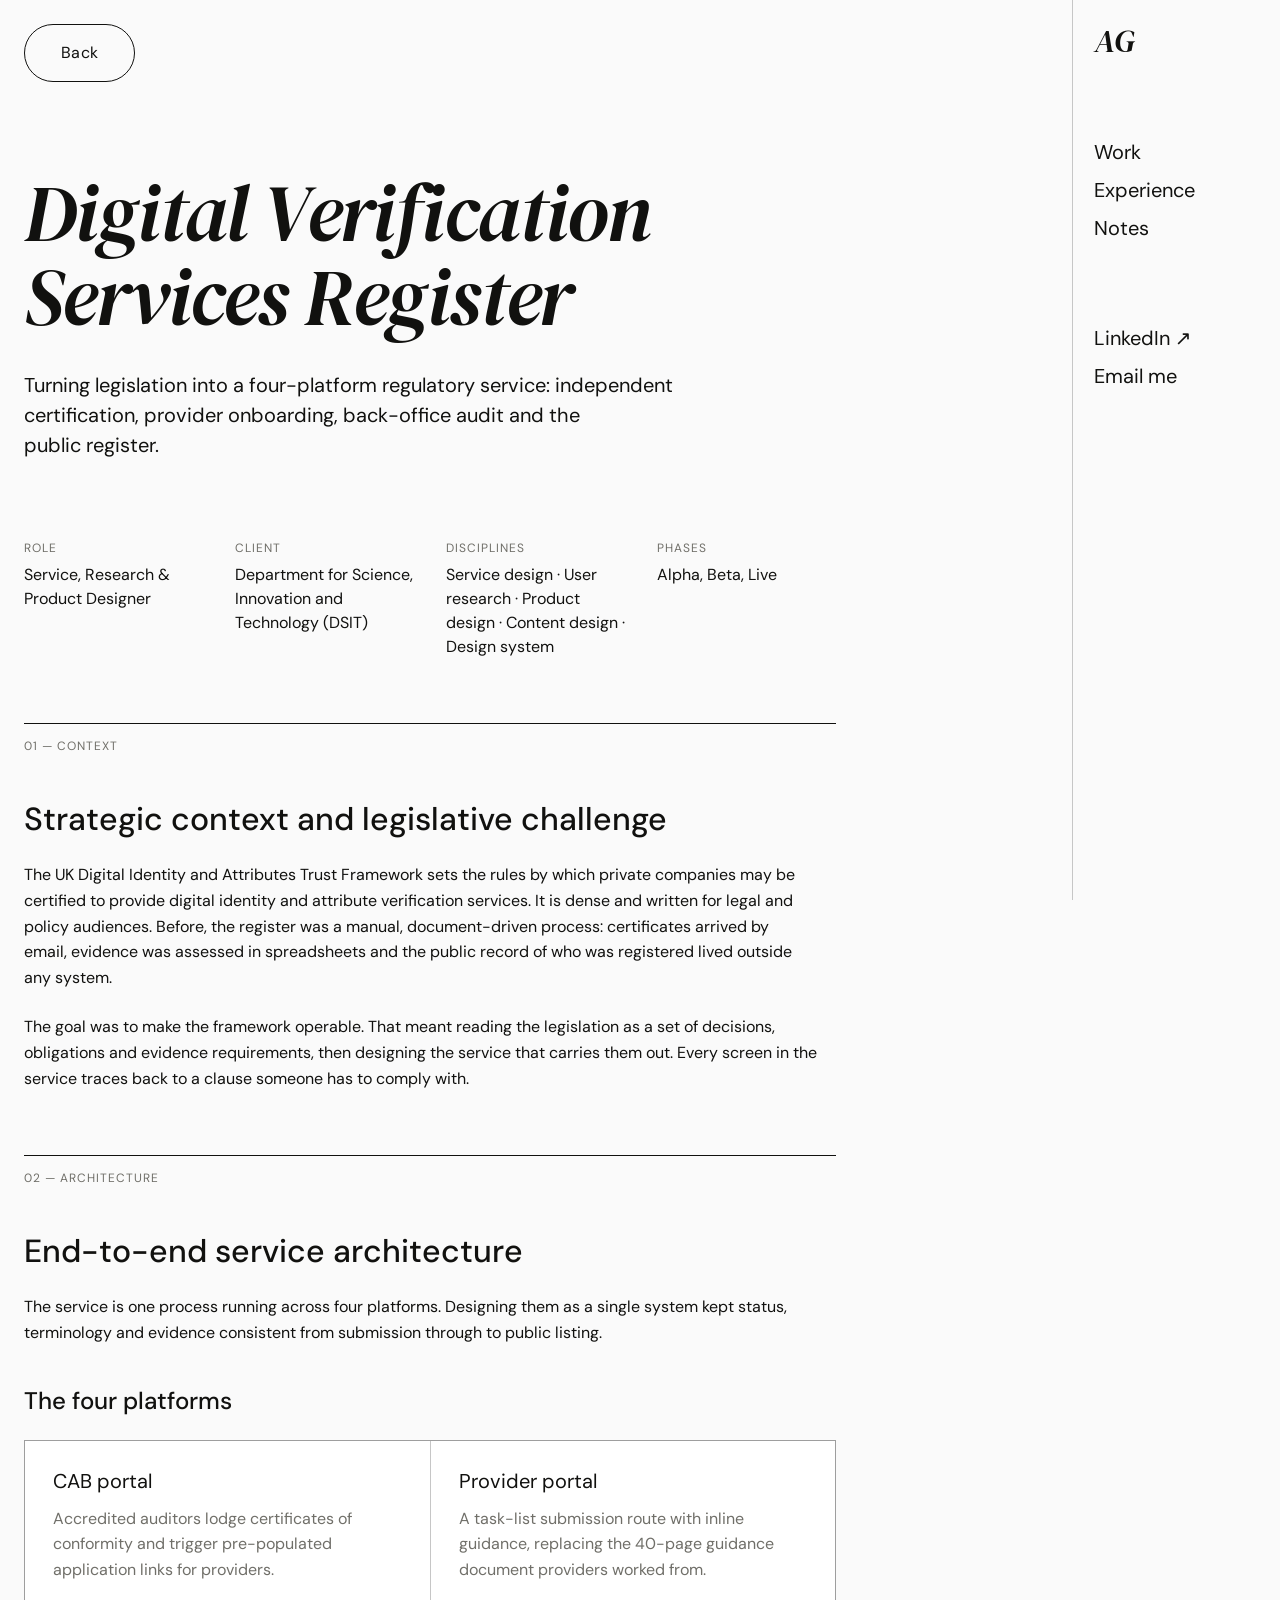
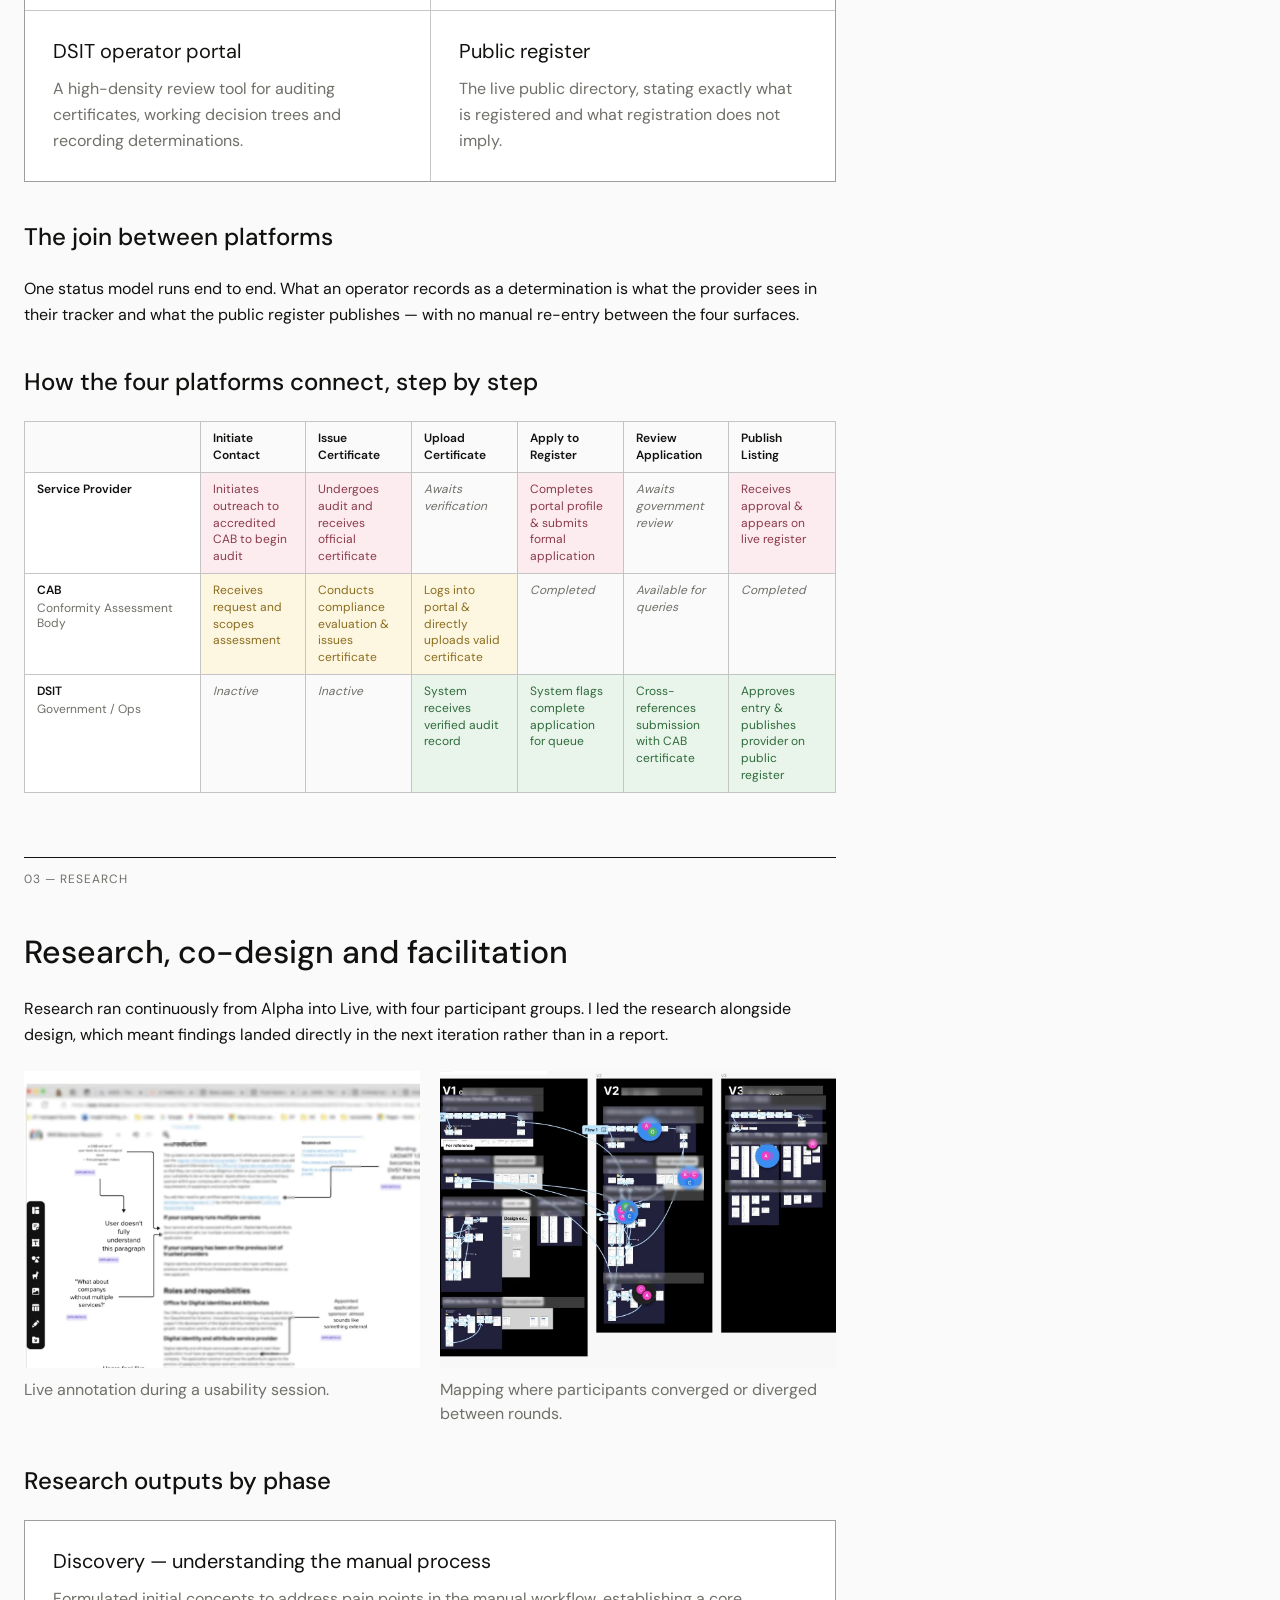
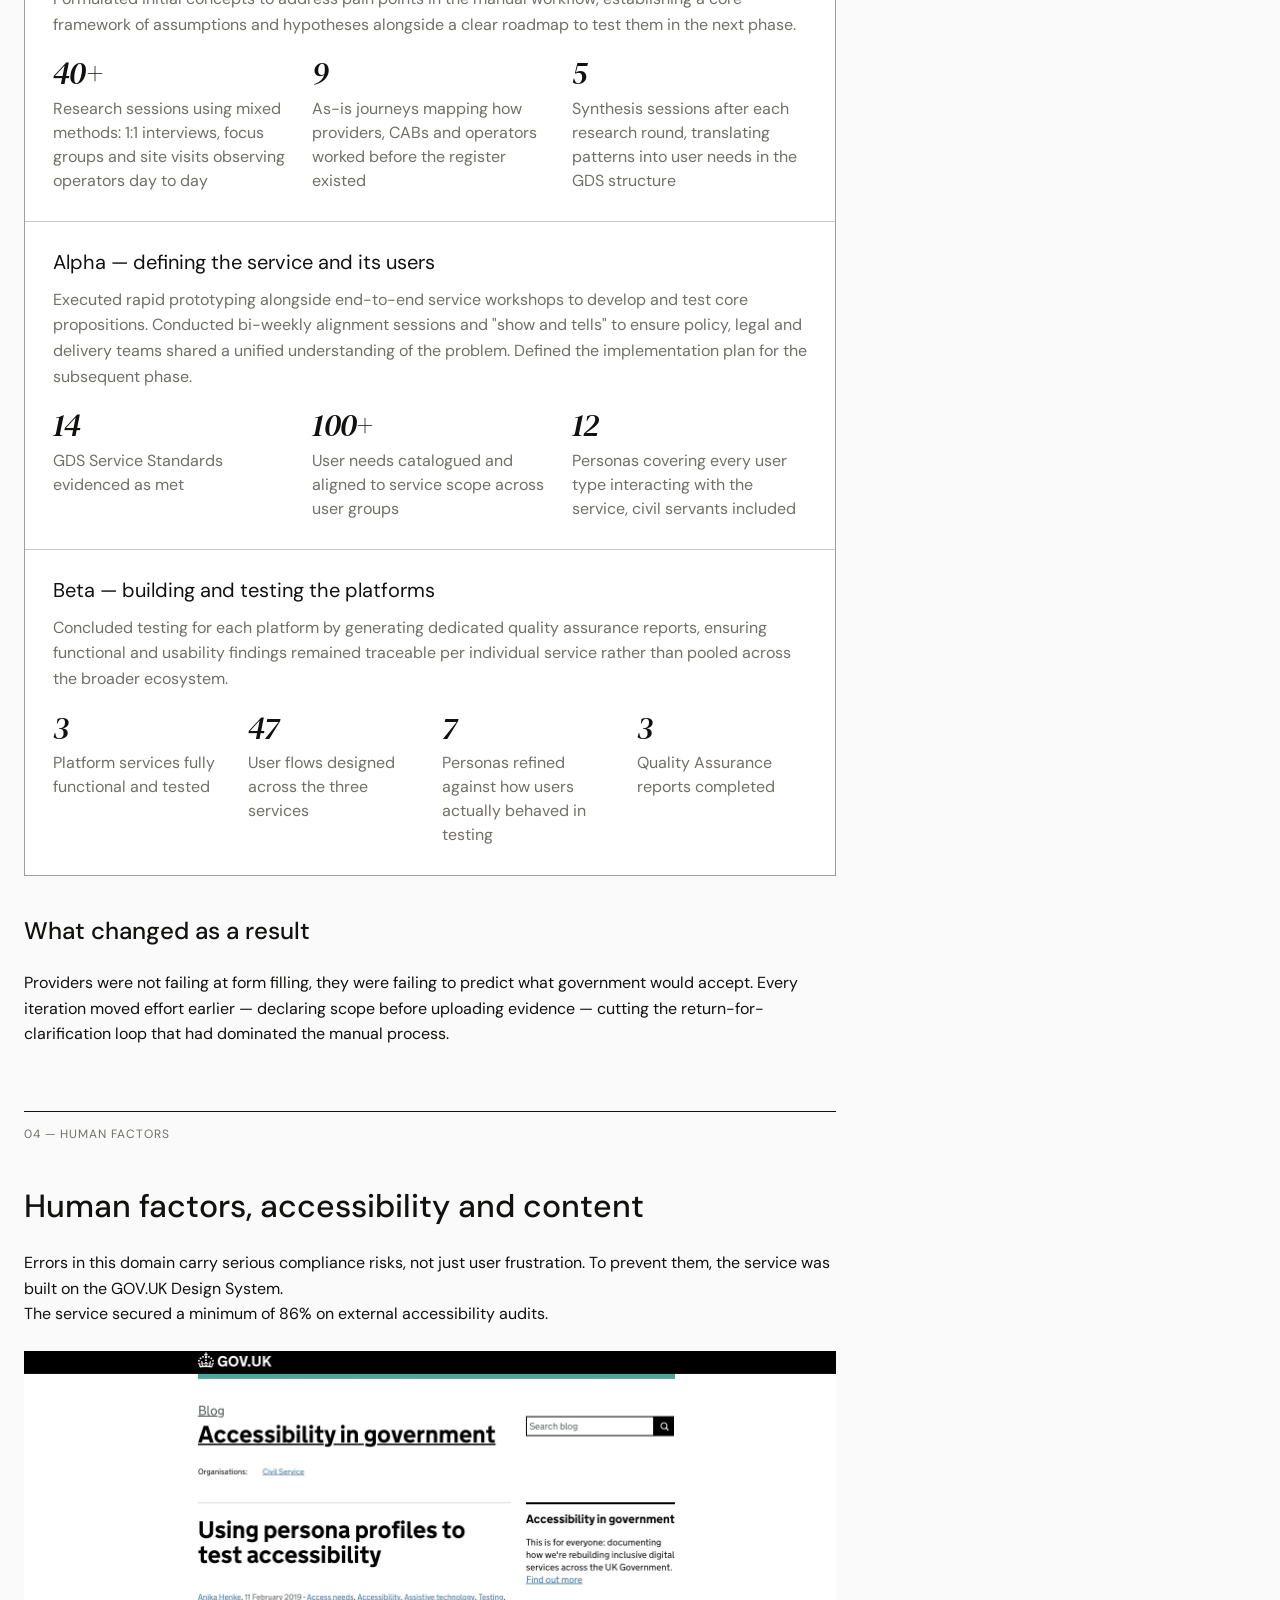
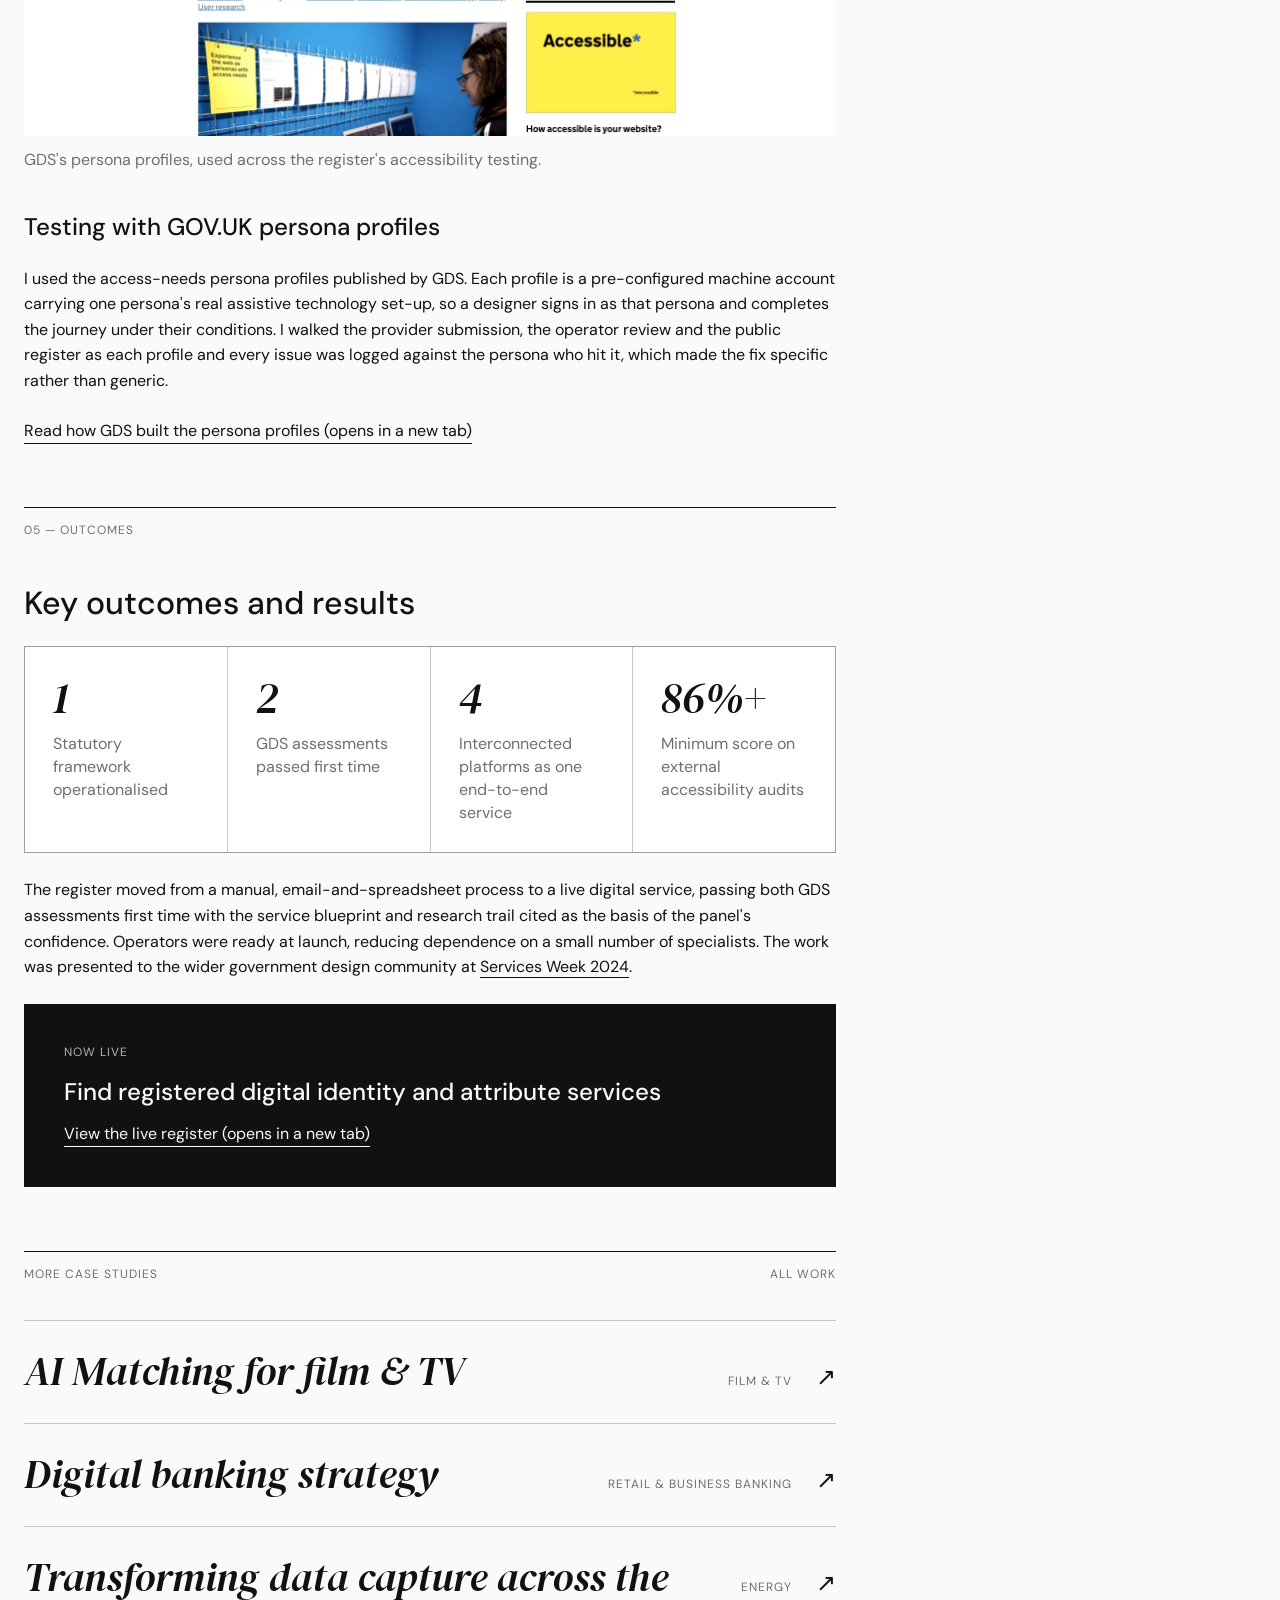
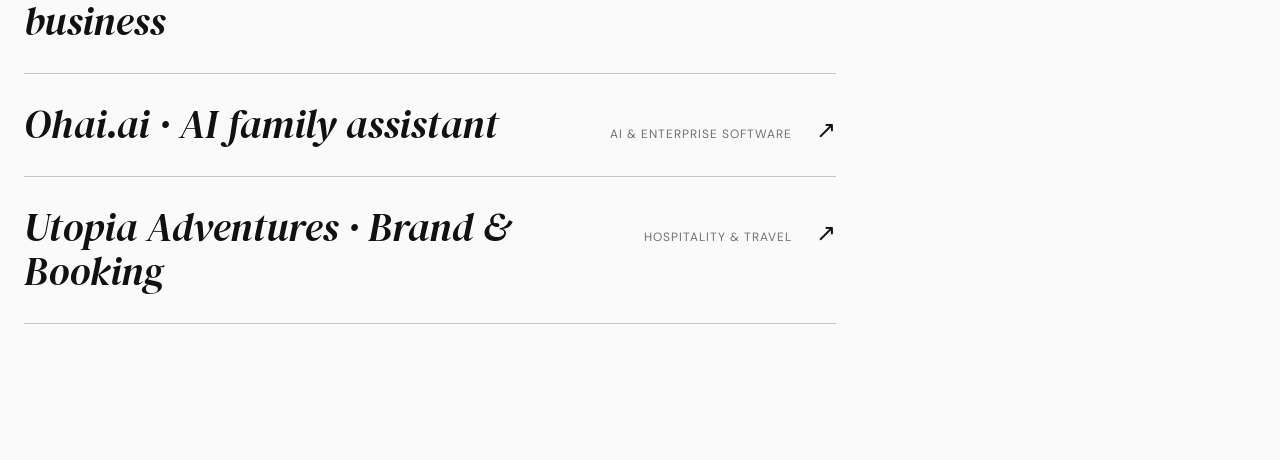
<file: case-study-dsit.html>
<!doctype html>
<html lang="en">
<head>
<meta charset="utf-8">
<meta name="viewport" content="width=device-width, initial-scale=1">
<title>Digital Verification Services Register · Case Study</title>
<link rel="stylesheet" href="assets/fonts/fonts.css">
<style>
body{margin:0;background:#fafafa}
a{color:#11110f;text-decoration:none}a:hover{color:#706f69}
.site{--ink:#11110f;--muted:#706f69;--line:rgba(17,17,15,.22);--bg:#fafafa;--pill:#f4f1e9;--pill-dark:#2a2a28;--green:#20a75a;--panel:#efefec;background:var(--bg);color:var(--ink);font-family:'DM Sans',system-ui,sans-serif;font-variation-settings:"opsz" 14;font-weight:400;-webkit-font-smoothing:antialiased}
.serif{font-family:'DM Serif Display',Georgia,serif;font-weight:400;font-style:italic}
.sans{font-family:'DM Sans',system-ui,sans-serif;font-variation-settings:"opsz" 14;font-weight:400;font-style:normal}
.eyebrow{margin:0;font-size:12px;line-height:17.28px;letter-spacing:1px;text-transform:uppercase;color:var(--muted);font-family:'DM Sans',system-ui,sans-serif}
html{scroll-behavior:smooth}
*{box-sizing:border-box}
img{display:block;width:100%;height:auto}
strong,b{font-weight:600}

/* Same page-frame rules as the homepage and the other case studies */
.wrap{max-width:1280px;margin:0 auto;display:flex;justify-content:space-between;align-items:flex-start}
.main{flex:1 1 auto;min-width:0;max-width:860px;padding:24px;padding-bottom:96px;box-sizing:border-box}

.side{flex:0 0 208px;width:208px;position:sticky;top:0;height:100vh;overflow-y:auto;box-sizing:border-box;padding:24.84px 20.7px;border-left:1px solid var(--line);background:var(--bg);display:flex;flex-direction:column}
.side-logo{font-style:italic;font-size:32px;line-height:32px;align-self:flex-start}
.side-nav{height:auto;box-sizing:border-box;padding-top:80px;display:flex;flex-direction:column;justify-content:flex-end;align-items:flex-start;gap:8px}
.side-nav a{font-size:20px;line-height:30px}
.side-social{height:auto;padding-top:80px;display:flex;flex-direction:column;justify-content:flex-end;align-items:flex-start;gap:8px}
.side-social a{font-size:20px;line-height:30px}
/* Email me: a button that copies the address; reset so it looks and behaves exactly like the sidebar links */
.side-email{appearance:none;-webkit-appearance:none;background:none;border:0;border-radius:0;margin:0;padding:0;font:inherit;font-size:20px;line-height:30px;color:#11110f;text-align:left;cursor:pointer;align-self:flex-start}
.side-email:hover{color:#706f69}
.side-email-sr{position:absolute;width:1px;height:1px;margin:-1px;padding:0;overflow:hidden;clip:rect(0 0 0 0);clip-path:inset(50%);white-space:nowrap;border:0}
.side-email-fallback{margin:0;font-size:12px;line-height:18px;color:var(--muted)}
.side-email-fallback[hidden]{display:none}
.side-email-address{display:block;color:var(--ink);overflow-wrap:anywhere;-webkit-user-select:all;user-select:all}

.mhead{display:none;align-items:center;justify-content:space-between;padding:13.6px 20px;border-bottom:1px solid var(--line);background:rgba(250,250,250,.94);-webkit-backdrop-filter:blur(12px);backdrop-filter:blur(12px)}
.mhead-logo{font-style:italic;font-size:24px;line-height:36px}

/* Back button: understated pill, reusing the site's pill token, with an intentional hover shift */
.back-pill{display:inline-flex;align-items:center;padding:16px 36px;border:1px solid var(--ink);border-radius:999px;background:transparent;color:var(--ink);font-size:16px;line-height:24px;letter-spacing:.02em;transition:background .25s ease,color .25s ease,transform .25s cubic-bezier(.2,.7,.2,1)}
.back-pill:hover,.back-pill:focus-visible{background:var(--ink);color:var(--bg);transform:translateX(-3px)}
.back-pill:focus-visible{outline:2px solid var(--ink);outline-offset:4px}
.back-pill:active{transform:translateX(-1px) scale(.97)}

/* Shared case-study header: title and intro on the first row, project details on a second row beneath them */
.cs-hero{display:flex;flex-direction:column;gap:56px;padding:88px 0 0}
.cs-hero-lead{display:flex;flex-direction:column;gap:32px}
.cs-meta{margin:0;display:grid;grid-auto-flow:column;grid-auto-columns:minmax(0,1fr);gap:24px 32px;padding-top:24px}
.cs-meta > div{display:flex;flex-direction:column;gap:6px}
.cs-meta dd{line-height:1.5}

/* Case-study section rhythm, reusing the homepage's .sec / .sec-head components */
.sec{padding-top:64px}
.sec-head{display:flex;justify-content:space-between;align-items:flex-start;gap:16px;border-top:1px solid var(--ink);padding:13.6px 0;min-height:44.5px;box-sizing:border-box}
.cs-body{padding-top:32px;display:flex;flex-direction:column;gap:24px}
/* Every section title, secondary heading and body block spans the full content column; no element sets its own width. */
.cs-body > :is(h2,h3,h4,p,ul,ol),.cs-body > div > :is(h2,h3,h4,p,ul,ol){width:100%;max-width:none}
.cs-body > h3{margin-top:16px!important}

/* Case-specific: platform cards, service blueprint, research figures, phase outputs and results */
.ds-cards{display:grid;grid-template-columns:repeat(2,minmax(0,1fr));gap:1px;background:var(--line);border:1px solid var(--line)}
.ds-phases{display:grid;grid-template-columns:minmax(0,1fr);gap:1px;background:var(--line);border:1px solid var(--line)}
.ds-card{background:#fff;padding:28px;display:flex;flex-direction:column;gap:12px}
.ds-card h4{margin:0;font-size:20px;line-height:1.25;font-weight:400}
.ds-card p{margin:0;font-size:16px;line-height:1.6;color:var(--muted)}
.ds-figs{margin:8px 0 0;display:grid;grid-template-columns:repeat(3,minmax(0,1fr));gap:24px}
.ds-figs.four{grid-template-columns:repeat(4,minmax(0,1fr))}
.ds-figs > div{display:flex;flex-direction:column;gap:6px}
.ds-figs dt{font-size:32px;line-height:1.05;letter-spacing:-.02em}
.ds-figs dd{margin:0;font-size:16px;line-height:1.5;color:var(--muted)}
.ds-flow-wrap{overflow-x:auto;-webkit-overflow-scrolling:touch;overscroll-behavior-x:contain}
.ds-flow-wrap:focus-visible{outline:2px solid var(--ink);outline-offset:4px}
.ds-flow{display:grid;grid-template-columns:1.3fr repeat(6,.7833fr);min-width:720px;border:1px solid #c4c4c4}
.ds-row{display:contents}
.ds-row > div{padding:8px 12px;border-right:1px solid #c4c4c4;border-bottom:1px solid #c4c4c4;font-size:12px;line-height:1.4}
.ds-row > div:last-child{border-right:0}
.ds-row:last-child > div{border-bottom:0}
.ds-h{background:#fafafa;font-weight:600}
.ds-actor{background:#fff;display:flex;flex-direction:column;gap:2px}
.ds-actor span{font-weight:600}
.ds-actor small{font-size:12px;line-height:1.3;color:var(--muted)}
.ds-c.sp{background:#fdecef;color:#8a3b4c}
.ds-c.cab{background:#fdf6e0;color:#8a6d1f}
.ds-c.gov{background:#e9f5ea;color:#2f6b3c}
.ds-c.idle{background:#fafafa;color:var(--muted);font-style:italic}
.ds-sr{position:absolute;width:1px;height:1px;margin:-1px;overflow:hidden;clip:rect(0 0 0 0);clip-path:inset(50%);white-space:nowrap}
.ds-pair{display:grid;grid-template-columns:repeat(2,minmax(0,1fr));gap:20px;align-items:start}
.ds-pair figure{margin:0;display:flex;flex-direction:column;gap:10px}
.ds-crop{aspect-ratio:4/3;overflow:hidden}
.ds-crop img{width:100%;height:100%;object-fit:cover;object-position:top center}
.ds-fig{margin:0;display:flex;flex-direction:column;gap:12px}
.ds-fig img{width:100%;height:auto}
.ds-cap{font-size:16px;line-height:1.5;color:var(--muted)}
.ds-link{border-bottom:1px solid currentColor;padding-bottom:2px}
.ds-results{display:grid;grid-template-columns:repeat(4,minmax(0,1fr));gap:1px;background:var(--line);border:1px solid var(--line)}
.ds-result{background:#fff;padding:28px;display:flex;flex-direction:column;gap:10px}
.ds-result-num{font-size:44px;line-height:1.05;letter-spacing:-.02em}
.ds-result h3{margin:0;font-size:16px;line-height:1.45;font-weight:400;color:var(--muted)}
.ds-live{background:var(--ink);color:var(--bg);padding:40px;display:flex;flex-direction:column;gap:16px;align-items:flex-start}
.ds-live .eyebrow{color:#b1b4b6}
.ds-live h3{margin:0;font-size:24px;line-height:1.25;font-weight:500}
.ds-live a{color:var(--bg);border-bottom:1px solid currentColor;padding-bottom:2px}
.ds-live a:hover{color:#d6d4cd}

/* Mid widths: four-up grids drop to two columns */
@media (max-width:1100px){
.ds-results,.ds-figs.four{grid-template-columns:repeat(2,minmax(0,1fr))}
}

/* Large desktop: use more of the available width, exactly as the homepage does */
@media (min-width:1600px){
.wrap{max-width:min(92vw,1920px)}
.main{max-width:1180px;padding-left:48px;padding-right:48px}
.side{width:168px;flex:0 0 168px}
}

/* Large monitors (1440px and up): section dividers and media keep the full content width; titles, body text and text-led blocks keep an 812px reading measure, and the top section keeps its standard-desktop proportions. Left alignment is unchanged. */
@media (min-width:1440px){
.site{--cs-measure:812px}
.cs-hero{max-width:var(--cs-measure)}
.cs-body > :not(figure):not(:has(img,video,iframe,figure)){max-width:var(--cs-measure)}
}

/* Tablet: header nav replaces the side column */
@media (max-width:1079px){
.wrap{display:block}
.side{display:none}
.mhead{display:flex;padding:13.6px 24px}
.main{max-width:none}
}

/* Mobile: matches the homepage's 402px Figma frame breakpoint */
@media (max-width:767px){
.cs-hero{padding:56px 0 0;gap:40px}
.cs-meta{grid-auto-flow:row;grid-template-columns:repeat(2,minmax(0,1fr))}
.mhead{padding:13.6px 20px}
.main{padding:20px;padding-bottom:64px}
.sec-head{min-height:45.9px}
.ds-cards,.ds-pair{grid-template-columns:minmax(0,1fr)}
.ds-figs,.ds-figs.four{grid-template-columns:minmax(0,1fr);gap:16px}
.ds-card,.ds-result{padding:20px}
.ds-live{padding:28px}
}

/* More case studies */
.cs-next{padding-bottom:40px}
.cs-next-list{list-style:none;margin:0;padding:24px 0 0}
.cs-next-item{display:grid;grid-template-columns:minmax(0,1fr) auto;align-items:baseline;column-gap:24px;padding:28px 0;border-top:1px solid var(--line);color:var(--ink);transition:opacity .35s ease}
.cs-next-list li:last-child .cs-next-item{border-bottom:1px solid var(--line)}
.cs-next-item:hover,.cs-next-item:focus-visible{color:var(--ink)}
.cs-next-title{display:inline;justify-self:start;font-size:40px;line-height:1.1;padding-bottom:2px;background:linear-gradient(currentColor,currentColor) no-repeat 0 100% / 0 1px;transition:transform .45s cubic-bezier(.2,.7,.2,1),background-size .45s cubic-bezier(.2,.7,.2,1)}
.cs-next-meta{display:flex;align-items:baseline;gap:24px}
.cs-next-meta .eyebrow{white-space:nowrap}
.cs-next-arrow{display:inline-block;font-family:'DM Sans',system-ui,sans-serif;font-size:24px;line-height:24px;transition:transform .45s cubic-bezier(.2,.7,.2,1)}
.cs-next-list:hover .cs-next-item:not(:hover),.cs-next-list:focus-within .cs-next-item:not(:focus-visible):not(:hover){opacity:.35}
.cs-next-item:hover .cs-next-title,.cs-next-item:focus-visible .cs-next-title{transform:translateX(14px);background-size:100% 1px}
.cs-next-item:hover .cs-next-arrow,.cs-next-item:focus-visible .cs-next-arrow{transform:translate(4px,-4px)}
.cs-next-item:focus-visible,.cs-next .sec-head a:focus-visible{outline:2px solid var(--ink);outline-offset:4px}
@media (max-width:767px){
.cs-next-item{grid-template-columns:minmax(0,1fr) 24px;column-gap:12px;row-gap:8px;padding:22px 0;align-items:start}
.cs-next-title{font-size:28px;grid-column:1}
.cs-next-meta{display:contents}
.cs-next-meta .eyebrow{grid-column:1;grid-row:2;white-space:normal}
.cs-next-arrow{grid-column:2;grid-row:1;justify-self:end}
}
@media (prefers-reduced-motion:reduce){.cs-next-title,.cs-next-arrow{transition:none}.cs-next-item:hover .cs-next-title,.cs-next-item:focus-visible .cs-next-title,.cs-next-item:hover .cs-next-arrow,.cs-next-item:focus-visible .cs-next-arrow{transform:none}}
</style>
</head>
<body>

<div class="site">
  <header class="mhead">
    <a class="mhead-logo serif" href="index.html" aria-label="Ana García, home">AG</a>
  </header>

  <div class="wrap" id="top">
    <main class="main">

      <a href="index.html" class="back-pill sans">Back</a>

      <header class="cs-hero">
        <div class="cs-hero-lead">
          
          <h1 class="serif" style="margin: 0; font-style: italic; font-size: clamp(40px, 7vw, 80px); line-height: 1.05; letter-spacing: -0.02em; font-weight: 400">Digital Verification Services&nbsp;Register</h1>
          <p style="margin: 0; font-size: 20px; line-height: 1.5; color: #11110f; max-width: 48ch; text-wrap: pretty;">Turning legislation into a four-platform regulatory service: independent certification, provider onboarding, back-office audit and the public register.</p>
        </div>
        <dl class="cs-meta">
          <div style="display: flex; flex-direction: column; gap: 6px;">
            <dt class="eyebrow" style="margin:0">Role</dt>
            <dd style="margin: 0; font-size: 16px;">Service, Research &amp; Product Designer</dd>
          </div>
          <div style="display: flex; flex-direction: column; gap: 6px;">
            <dt class="eyebrow" style="margin:0">Client</dt>
            <dd style="margin: 0; font-size: 16px;">Department for Science, Innovation and Technology (DSIT)</dd>
          </div>
          <div style="display: flex; flex-direction: column; gap: 6px;">
            <dt class="eyebrow" style="margin:0">Disciplines</dt>
            <dd style="margin: 0; font-size: 16px;">Service design · User research · Product design · Content design · Design system</dd>
          </div>
          <div style="display: flex; flex-direction: column; gap: 6px;">
            <dt class="eyebrow" style="margin:0">Phases</dt>
            <dd style="margin: 0; font-size: 16px;">Alpha, Beta, Live</dd>
          </div>
        </dl>
      </header>

      <section class="cs-section sec">
        <div class="sec-head"><span class="cs-label eyebrow">01 — Context</span></div>
        <div class="cs-body">
          <h2 class="sans" style="margin: 0; font-size: 32px; line-height: 1.18; font-weight: 500;">Strategic context and legislative challenge</h2>
          <p style="margin: 0; font-size: 16px; line-height: 1.6; text-wrap: pretty; color: #11110f;">The UK Digital Identity and Attributes Trust Framework sets the rules by which private companies may be certified to provide digital identity and attribute verification services. It is dense and written for legal and policy audiences. Before, the register was a manual, document-driven process: certificates arrived by email, evidence was assessed in spreadsheets and the public record of who was registered lived outside any system.</p>
          <p style="margin: 0; font-size: 16px; line-height: 1.6; text-wrap: pretty; color: #11110f;">The goal was to make the framework operable. That meant reading the legislation as a set of decisions, obligations and evidence requirements, then designing the service that carries them out. Every screen in the service traces back to a clause someone has to comply with.</p>
        </div>
      </section>

      <section class="cs-section sec">
        <div class="sec-head"><span class="cs-label eyebrow">02 — Architecture</span></div>
        <div class="cs-body">
          <h2 class="sans" style="margin: 0; font-size: 32px; line-height: 1.18; font-weight: 500; font-style: normal">End-to-end service architecture</h2>
          <p style="margin: 0; font-size: 16px; line-height: 1.6; text-wrap: pretty; color: #11110f;">The service is one process running across four platforms. Designing them as a single system kept status, terminology and evidence consistent from submission through to public listing.</p>
          <h3 class="sans" style="margin: 0; font-size: 24px; line-height: 1.25; font-weight: 500; font-style: normal">The four platforms</h3>
          <div class="ds-cards">
            <div class="ds-card"><h4 class="sans">CAB portal</h4><p>Accredited auditors lodge certificates of conformity and trigger pre-populated application links for providers.</p></div>
            <div class="ds-card"><h4 class="sans">Provider portal</h4><p>A task-list submission route with inline guidance, replacing the 40-page guidance document providers worked from.</p></div>
            <div class="ds-card"><h4 class="sans">DSIT operator portal</h4><p>A high-density review tool for auditing certificates, working decision trees and recording determinations.</p></div>
            <div class="ds-card"><h4 class="sans">Public register</h4><p>The live public directory, stating exactly what is registered and what registration does not imply.</p></div>
          </div>
          <h3 class="sans" style="margin: 0; font-size: 24px; line-height: 1.25; font-weight: 500;">The join between platforms</h3>
          <p style="margin: 0; font-size: 16px; line-height: 1.6; text-wrap: pretty; color: #11110f;">One status model runs end to end. What an operator records as a determination is what the provider sees in their tracker and what the public register publishes — with no manual re-entry between the four surfaces.</p>
          <h3 class="sans" style="margin: 0; font-size: 24px; line-height: 1.25; font-weight: 500;">How the four platforms connect, step by step</h3>
          <div class="ds-flow-wrap" role="region" aria-label="Service blueprint: how the four platforms connect, step by step" tabindex="0">
            <div class="ds-flow" role="table" aria-label="Service blueprint">
              <div role="row" class="ds-row">
                <div role="columnheader" class="ds-h"><span class="ds-sr">Actor</span></div>
                <div role="columnheader" class="ds-h">Initiate Contact</div>
                <div role="columnheader" class="ds-h">Issue Certificate</div>
                <div role="columnheader" class="ds-h">Upload Certificate</div>
                <div role="columnheader" class="ds-h">Apply to Register</div>
                <div role="columnheader" class="ds-h">Review Application</div>
                <div role="columnheader" class="ds-h">Publish Listing</div>
              </div>
              <div role="row" class="ds-row">
                <div role="rowheader" class="ds-actor"><span>Service Provider</span></div>
                <div role="cell" class="ds-c sp">Initiates outreach to accredited CAB to begin audit</div>
                <div role="cell" class="ds-c sp">Undergoes audit and receives official certificate</div>
                <div role="cell" class="ds-c idle">Awaits verification</div>
                <div role="cell" class="ds-c sp">Completes portal profile &amp; submits formal application</div>
                <div role="cell" class="ds-c idle">Awaits government review</div>
                <div role="cell" class="ds-c sp">Receives approval &amp; appears on live register</div>
              </div>
              <div role="row" class="ds-row">
                <div role="rowheader" class="ds-actor"><span>CAB</span><small>Conformity Assessment Body</small></div>
                <div role="cell" class="ds-c cab">Receives request and scopes assessment</div>
                <div role="cell" class="ds-c cab">Conducts compliance evaluation &amp; issues certificate</div>
                <div role="cell" class="ds-c cab">Logs into portal &amp; directly uploads valid certificate</div>
                <div role="cell" class="ds-c idle">Completed</div>
                <div role="cell" class="ds-c idle">Available for queries</div>
                <div role="cell" class="ds-c idle">Completed</div>
              </div>
              <div role="row" class="ds-row">
                <div role="rowheader" class="ds-actor"><span>DSIT</span><small>Government / Ops</small></div>
                <div role="cell" class="ds-c idle">Inactive</div>
                <div role="cell" class="ds-c idle">Inactive</div>
                <div role="cell" class="ds-c gov">System receives verified audit record</div>
                <div role="cell" class="ds-c gov">System flags complete application for queue</div>
                <div role="cell" class="ds-c gov">Cross-references submission with CAB certificate</div>
                <div role="cell" class="ds-c gov">Approves entry &amp; publishes provider on public register</div>
              </div>
            </div>
          </div>
        </div>
      </section>

      <section class="cs-section sec">
        <div class="sec-head"><span class="cs-label eyebrow">03 — Research</span></div>
        <div class="cs-body">
          <h2 class="sans" style="margin: 0; font-size: 32px; line-height: 1.18; font-weight: 500;">Research, co-design and facilitation</h2>
          <p style="margin: 0; font-size: 16px; line-height: 1.6; text-wrap: pretty; color: #11110f;">Research ran continuously from Alpha into Live, with four participant groups. I led the research alongside design, which meant findings landed directly in the next iteration rather than in a report.</p>
          <div class="ds-pair">
            <figure>
              <div class="ds-crop"><img src="assets/42acc26c5b2d195bd77e7a8fc91c1c4b.webp" alt="Annotated research session board showing participant comments on GOV.UK guidance content"></div>
              <figcaption class="ds-cap">Live annotation during a usability session.</figcaption>
            </figure>
            <figure>
              <div class="ds-crop"><img src="assets/9b1c6d16e7e3a0688132159510b103a6.webp" alt="Synthesis board comparing three iterations of the application flow with participant feedback clusters"></div>
              <figcaption class="ds-cap">Mapping where participants converged or diverged between rounds.</figcaption>
            </figure>
          </div>
          <h3 class="sans" style="margin: 0; font-size: 24px; line-height: 1.25; font-weight: 500;">Research outputs by phase</h3>
          <div class="ds-phases">
            <div class="ds-card">
              <h4 class="sans">Discovery — understanding the manual process</h4>
              <p>Formulated initial concepts to address pain points in the manual workflow, establishing a core framework of assumptions and hypotheses alongside a clear roadmap to test them in the next phase.</p>
              <dl class="ds-figs">
                <div><dt class="serif">40+</dt><dd>Research sessions using mixed methods: 1:1 interviews, focus groups and site visits observing operators day to day</dd></div>
                <div><dt class="serif">9</dt><dd>As-is journeys mapping how providers, CABs and operators worked before the register existed</dd></div>
                <div><dt class="serif">5</dt><dd>Synthesis sessions after each research round, translating patterns into user needs in the GDS structure</dd></div>
              </dl>
            </div>
            <div class="ds-card">
              <h4 class="sans">Alpha — defining the service and its users</h4>
              <p>Executed rapid prototyping alongside end-to-end service workshops to develop and test core propositions. Conducted bi-weekly alignment sessions and "show and tells" to ensure policy, legal and delivery teams shared a unified understanding of the problem. Defined the implementation plan for the subsequent phase.</p>
              <dl class="ds-figs">
                <div><dt class="serif">14</dt><dd>GDS Service Standards evidenced as met</dd></div>
                <div><dt class="serif">100+</dt><dd>User needs catalogued and aligned to service scope across user groups</dd></div>
                <div><dt class="serif">12</dt><dd>Personas covering every user type interacting with the service, civil servants included</dd></div>
              </dl>
            </div>
            <div class="ds-card">
              <h4 class="sans">Beta — building and testing the platforms</h4>
              <p>Concluded testing for each platform by generating dedicated quality assurance reports, ensuring functional and usability findings remained traceable per individual service rather than pooled across the broader ecosystem.</p>
              <dl class="ds-figs four">
                <div><dt class="serif">3</dt><dd>Platform services fully functional and tested</dd></div>
                <div><dt class="serif">47</dt><dd>User flows designed across the three services</dd></div>
                <div><dt class="serif">7</dt><dd>Personas refined against how users actually behaved in testing</dd></div>
                <div><dt class="serif">3</dt><dd>Quality Assurance reports completed</dd></div>
              </dl>
            </div>
          </div>
          <h3 class="sans" style="margin: 0; font-size: 24px; line-height: 1.25; font-weight: 500;">What changed as a result</h3>
          <p style="margin: 0; font-size: 16px; line-height: 1.6; text-wrap: pretty; color: #11110f;">Providers were not failing at form filling, they were failing to predict what government would accept. Every iteration moved effort earlier — declaring scope before uploading evidence — cutting the return-for-clarification loop that had dominated the manual process.</p>
        </div>
      </section>

      <section class="cs-section sec">
        <div class="sec-head"><span class="cs-label eyebrow">04 — Human factors</span></div>
        <div class="cs-body">
          <h2 class="sans" style="margin: 0; font-size: 32px; line-height: 1.18; font-weight: 500;">Human factors, accessibility and content</h2>
          <p style="margin: 0; font-size: 16px; line-height: 1.6; text-wrap: pretty; color: #11110f;">Errors in this domain carry serious compliance risks, not just user frustration. To prevent them, the service was built on the GOV.UK Design System.<br>The service secured a minimum of 86% on external accessibility audits.</p>
          <figure class="ds-fig">
            <img src="assets/d4d231070808943e3b9befb2f1d541e4.webp" alt="GOV.UK Accessibility in government blog post: Using persona profiles to test accessibility">
            <figcaption class="ds-cap">GDS's persona profiles, used across the register's accessibility testing.</figcaption>
          </figure>
          <h3 class="sans" style="margin: 0; font-size: 24px; line-height: 1.25; font-weight: 500;">Testing with GOV.UK persona profiles</h3>
          <p style="margin: 0; font-size: 16px; line-height: 1.6; text-wrap: pretty; color: #11110f;">I used the access-needs persona profiles published by GDS. Each profile is a pre-configured machine account carrying one persona's real assistive technology set-up, so a designer signs in as that persona and completes the journey under their conditions. I walked the provider submission, the operator review and the public register as each profile and every issue was logged against the persona who hit it, which made the fix specific rather than generic.</p>
          <p style="margin: 0; font-size: 16px; line-height: 1.6;"><a class="ds-link" href="https://accessibility.blog.gov.uk/2019/02/11/using-persona-profiles-to-test-accessibility/" target="_blank" rel="noopener">Read how GDS built the persona profiles (opens in a new tab)</a></p>
        </div>
      </section>

      <section class="cs-section sec">
        <div class="sec-head"><span class="cs-label eyebrow">05 — Outcomes</span></div>
        <div class="cs-body">
          <h2 class="sans" style="margin: 0; font-size: 32px; line-height: 1.18; font-weight: 500;">Key outcomes and results</h2>
          <div class="ds-results">
            <div class="ds-result"><span class="ds-result-num serif">1</span><h3 class="sans">Statutory framework operationalised</h3></div>
            <div class="ds-result"><span class="ds-result-num serif">2</span><h3 class="sans">GDS assessments passed first time</h3></div>
            <div class="ds-result"><span class="ds-result-num serif">4</span><h3 class="sans">Interconnected platforms as one end-to-end service</h3></div>
            <div class="ds-result"><span class="ds-result-num serif">86%+</span><h3 class="sans">Minimum score on external accessibility audits</h3></div>
          </div>
          <p style="margin: 0; font-size: 16px; line-height: 1.6; text-wrap: pretty; color: #11110f;">The register moved from a manual, email-and-spreadsheet process to a live digital service, passing both GDS assessments first time with the service blueprint and research trail cited as the basis of the panel's confidence. Operators were ready at launch, reducing dependence on a small number of specialists. The work was presented to the wider government design community at <a href="https://cddo.blog.gov.uk/2024/02/28/services-week-2024/" target="_blank" rel="noopener" style="border-bottom: 1px solid currentColor;">Services Week 2024</a>.</p>
          <div class="ds-live">
            <span class="eyebrow">Now live</span>
            <h3 class="sans">Find registered digital identity and attribute services</h3>
            <a href="https://www.gov.uk/guidance/find-registered-digital-identity-and-attribute-services" target="_blank" rel="noopener">View the live register (opens in a new tab)</a>
          </div>
        </div>
      </section>


      <section class="cs-section sec cs-next" aria-labelledby="cs-next-label">
        <div class="sec-head"><span class="cs-label eyebrow" id="cs-next-label">More case studies</span><a class="eyebrow" href="index.html#work">All work</a></div>
        <nav aria-label="More case studies"><ul class="cs-next-list">
          <li><a class="cs-next-item" href="case-study-film-tv.html"><span class="cs-next-title serif">AI Matching for film &amp; TV</span><span class="cs-next-meta"><span class="eyebrow">Film &amp; TV</span><span class="cs-next-arrow" aria-hidden="true">↗</span></span></a></li>
          <li><a class="cs-next-item" href="case-study-digital-banking.html"><span class="cs-next-title serif">Digital banking strategy</span><span class="cs-next-meta"><span class="eyebrow">Retail &amp; Business Banking</span><span class="cs-next-arrow" aria-hidden="true">↗</span></span></a></li>
          <li><a class="cs-next-item" href="case-study-data-capture.html"><span class="cs-next-title serif">Transforming data capture across the business</span><span class="cs-next-meta"><span class="eyebrow">Energy</span><span class="cs-next-arrow" aria-hidden="true">↗</span></span></a></li>
          <li><a class="cs-next-item" href="case-study-ohai.html"><span class="cs-next-title serif">Ohai.ai · AI family assistant</span><span class="cs-next-meta"><span class="eyebrow">AI &amp; Enterprise Software</span><span class="cs-next-arrow" aria-hidden="true">↗</span></span></a></li>
          <li><a class="cs-next-item" href="case-study-utopia.html"><span class="cs-next-title serif">Utopia Adventures · Brand &amp; Booking</span><span class="cs-next-meta"><span class="eyebrow">Hospitality &amp; Travel</span><span class="cs-next-arrow" aria-hidden="true">↗</span></span></a></li>
        </ul></nav>
      </section>

    </main>

    <aside class="side sans" aria-label="Site navigation">
      <a class="side-logo serif" href="index.html" aria-label="Ana García, home">AG</a>
      <nav class="side-nav" aria-label="Sections">
        <a href="index.html#work">Work</a>
        <a href="index.html#experience">Experience</a>
        <a href="index.html#notes">Notes</a>
      </nav>
      <div class="side-social"><a href="https://www.linkedin.com/in/ana-garcia-villanueva/">LinkedIn <span aria-hidden="true">↗</span></a>
        <button type="button" class="side-email" data-copy-email="Anagvpersonal@gmail.com" aria-describedby="side-email-hint">Email me</button>
        <span class="side-email-sr" id="side-email-hint">Copies my email address to your clipboard</span>
        <span class="side-email-sr" role="status" aria-live="polite" data-copy-email-status=""></span>
        <p class="side-email-fallback" hidden="" data-copy-email-fallback="">Couldn’t copy automatically. Select and copy:<span class="side-email-address">Anagvpersonal@gmail.com</span></p>
      </div>
    </aside>
  </div>
</div>

<script src="assets/dc-shim.js"></script>
<script>

class Component extends DCLogic {
  // Email me: copies the address to the clipboard, confirms for 2s, and falls back to a selectable address if copying is blocked.
  setupEmailCopy() {
    if (window.__agEmailCopy) return;
    window.__agEmailCopy = true;
    const timers = new WeakMap();
    const setLabel = (btn, text) => { const n = btn.firstChild; if (n && n.nodeType === 3) n.nodeValue = text; else btn.textContent = text; };
    const announce = (btn, msg) => {
      const s = btn.parentNode.querySelector('[data-copy-email-status]');
      if (!s) return;
      s.textContent = '';
      setTimeout(() => { s.textContent = msg; }, 60);
    };
    const legacyCopy = (text) => {
      const ta = document.createElement('textarea');
      ta.value = text; ta.setAttribute('readonly', '');
      ta.style.cssText = 'position:fixed;top:0;left:0;width:1px;height:1px;opacity:0;pointer-events:none';
      document.body.appendChild(ta); ta.select();
      let ok = false;
      try { ok = document.execCommand('copy'); } catch (e) { ok = false; }
      ta.remove();
      return ok;
    };
    const copy = (text) => {
      const modern = navigator.clipboard && window.isSecureContext ? navigator.clipboard.writeText(text) : Promise.reject(new Error('no clipboard'));
      return modern.catch(() => { if (!legacyCopy(text)) throw new Error('copy failed'); });
    };
    document.addEventListener('click', (e) => {
      const btn = e.target && e.target.closest ? e.target.closest('[data-copy-email]') : null;
      if (!btn) return;
      e.preventDefault();
      const email = btn.getAttribute('data-copy-email');
      const label = btn.getAttribute('data-label') || btn.textContent.trim();
      btn.setAttribute('data-label', label);
      const fallback = btn.parentNode.querySelector('[data-copy-email-fallback]');
      clearTimeout(timers.get(btn));
      copy(email).then(() => {
        if (fallback) fallback.hidden = true;
        setLabel(btn, 'Email copied!');
        announce(btn, 'Email address copied to clipboard');
        timers.set(btn, setTimeout(() => setLabel(btn, label), 2000));
      }, () => {
        setLabel(btn, label);
        if (fallback) {
          fallback.hidden = false;
          const addr = fallback.querySelector('.side-email-address');
          if (addr) { const r = document.createRange(); r.selectNodeContents(addr); const sel = window.getSelection(); sel.removeAllRanges(); sel.addRange(r); }
        }
        announce(btn, 'Couldn’t copy automatically. The email address, ' + email + ', is shown below the button and selected, ready to copy.');
      });
    });
  }
  componentDidMount() {
    this.setupEmailCopy();
  }
  renderVals() {
    return {};
  }
}

(function(){ var c=new Component(); function go(){ c.__mount(); } if(document.readyState==='loading') document.addEventListener('DOMContentLoaded',go); else go(); })();
</script>
</body>
</html>
</file>
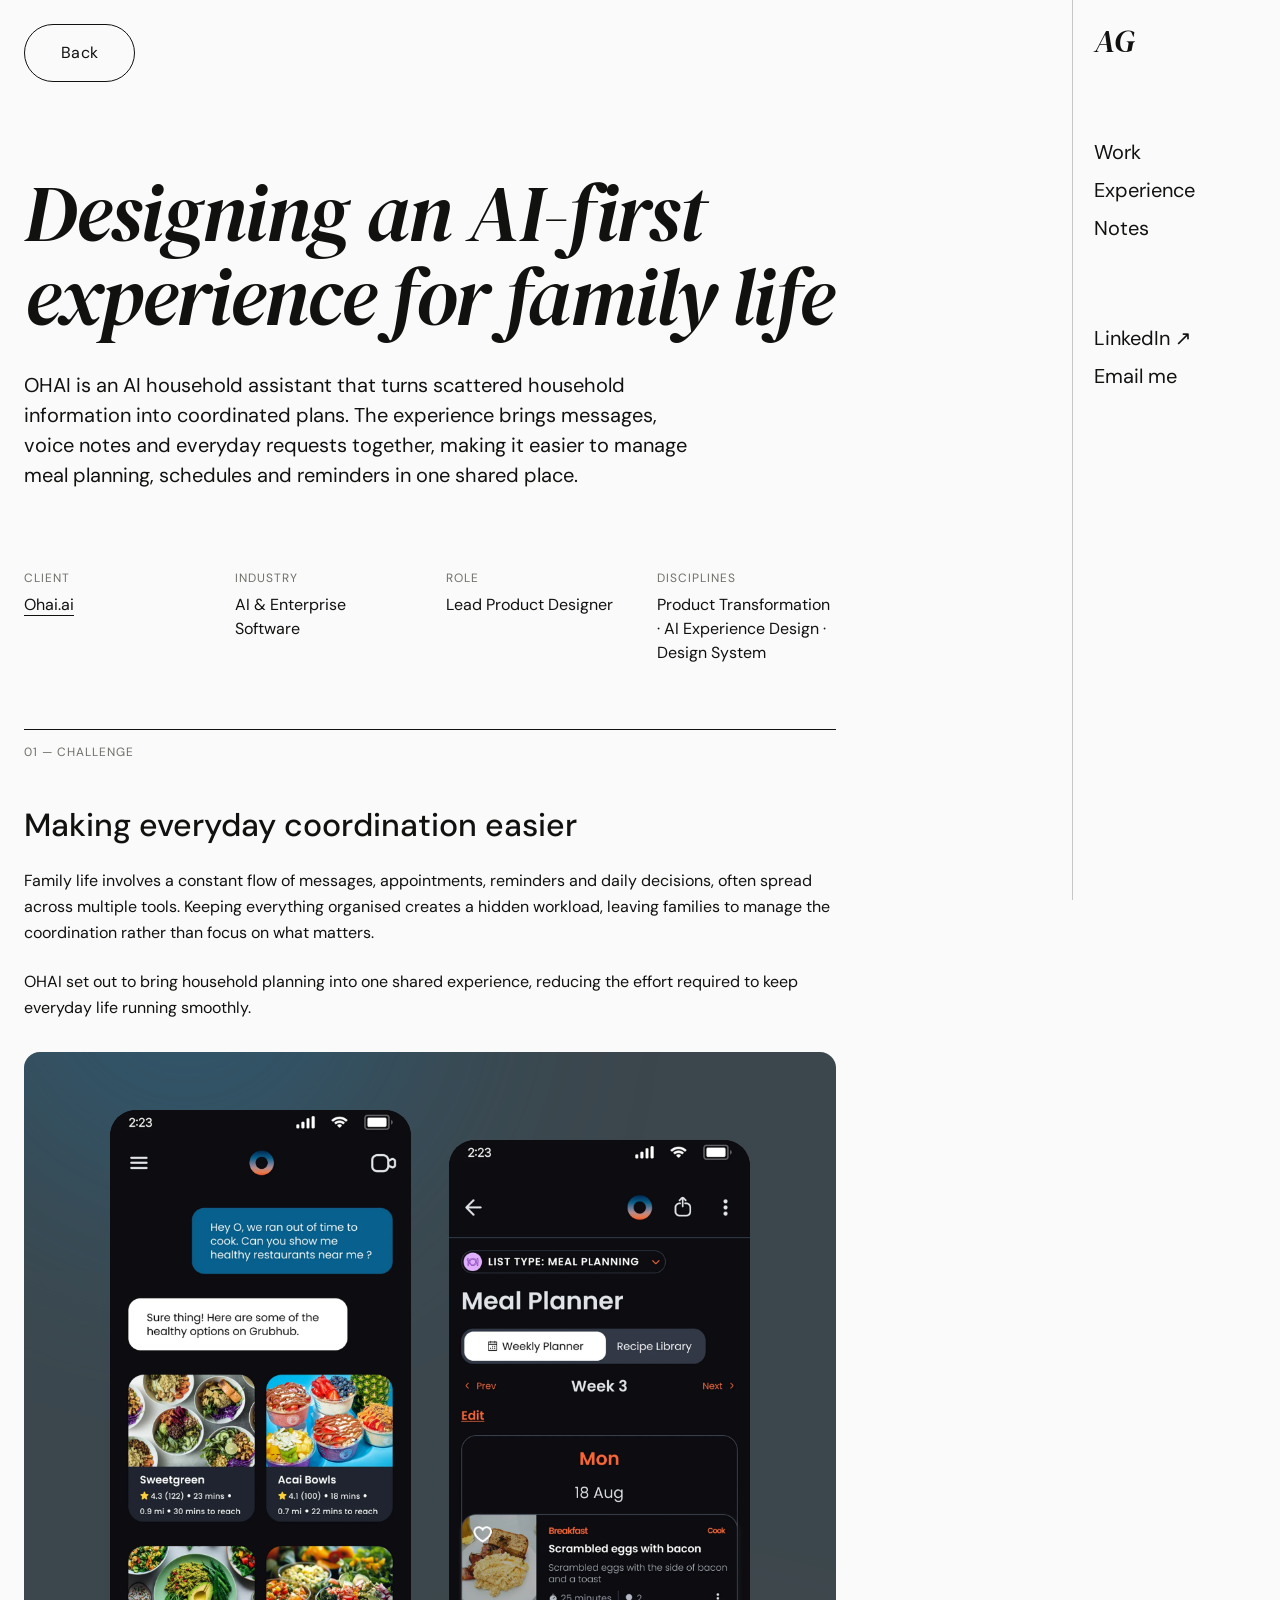
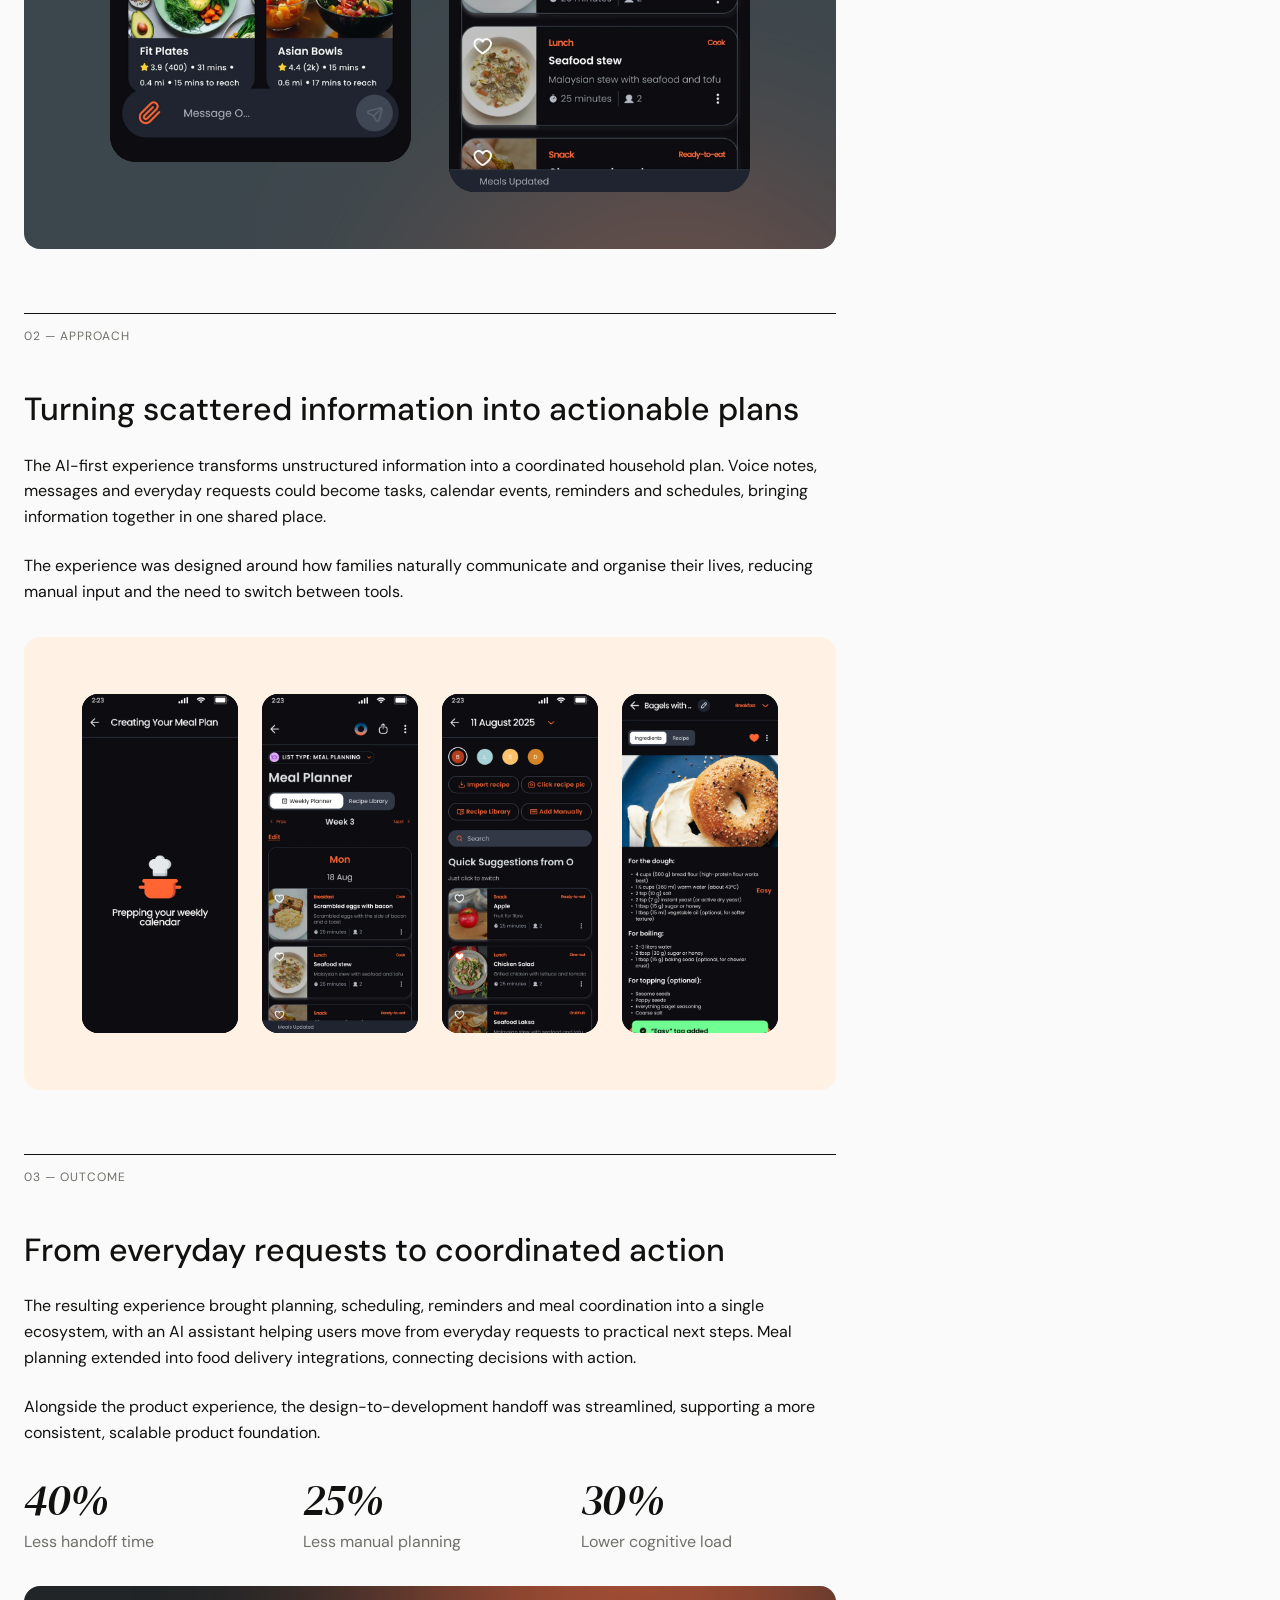
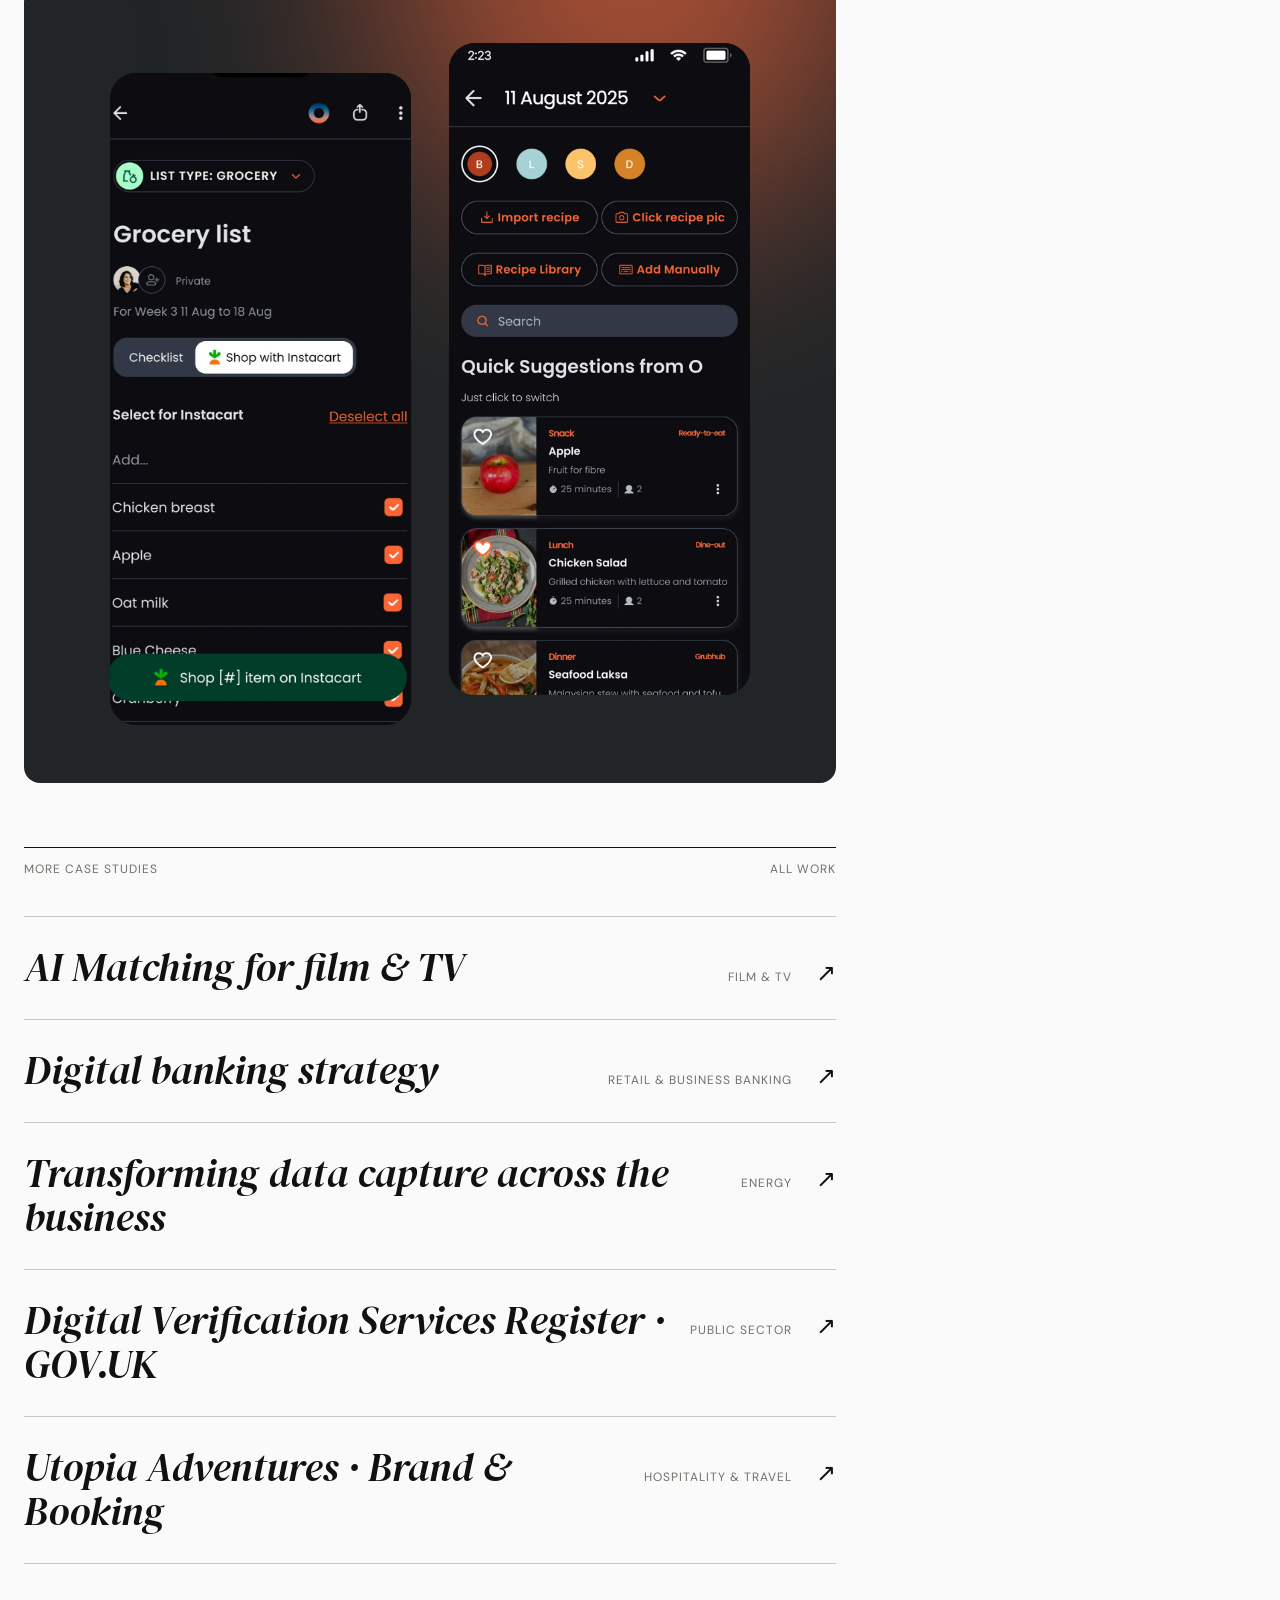
<file: case-study-ohai.html>
<!doctype html>
<html lang="en">
<head>
<meta charset="utf-8">
<meta name="viewport" content="width=device-width, initial-scale=1">
<title>Ohai.ai · AI family assistant · Case Study</title>
<link rel="stylesheet" href="assets/fonts/fonts.css">
<style>
body{margin:0;background:#fafafa}
a{color:#11110f;text-decoration:none}a:hover{color:#706f69}
.site{--ink:#11110f;--muted:#706f69;--line:rgba(17,17,15,.22);--bg:#fafafa;--pill:#f4f1e9;--pill-dark:#2a2a28;--green:#20a75a;background:var(--bg);color:var(--ink);font-family:'DM Sans',system-ui,sans-serif;font-variation-settings:"opsz" 14;font-weight:400;-webkit-font-smoothing:antialiased}
.serif{font-family:'DM Serif Display',Georgia,serif;font-weight:400;font-style:italic}
.sans{font-family:'DM Sans',system-ui,sans-serif;font-variation-settings:"opsz" 14;font-weight:400;font-style:normal}
.eyebrow{margin:0;font-size:12px;line-height:17.28px;letter-spacing:1px;text-transform:uppercase;color:var(--muted);font-family:'DM Sans',system-ui,sans-serif}
html{scroll-behavior:smooth}
*{box-sizing:border-box}
img{display:block;width:100%;height:auto}
strong,b{font-weight:600}

/* Same page-frame rules as the homepage and the other case studies */
.wrap{max-width:1280px;margin:0 auto;display:flex;justify-content:space-between;align-items:flex-start}
.main{flex:1 1 auto;min-width:0;max-width:860px;padding:24px;padding-bottom:96px;box-sizing:border-box}

.side{flex:0 0 208px;width:208px;position:sticky;top:0;height:100vh;overflow-y:auto;box-sizing:border-box;padding:24.84px 20.7px;border-left:1px solid var(--line);background:var(--bg);display:flex;flex-direction:column}
.side-logo{font-style:italic;font-size:32px;line-height:32px;align-self:flex-start}
.side-nav{height:auto;box-sizing:border-box;padding-top:80px;display:flex;flex-direction:column;justify-content:flex-end;align-items:flex-start;gap:8px}
.side-nav a{font-size:20px;line-height:30px}
.side-social{height:auto;padding-top:80px;display:flex;flex-direction:column;justify-content:flex-end;align-items:flex-start;gap:8px}
.side-social a{font-size:20px;line-height:30px}
/* Email me: a button that copies the address; reset so it looks and behaves exactly like the sidebar links */
.side-email{appearance:none;-webkit-appearance:none;background:none;border:0;border-radius:0;margin:0;padding:0;font:inherit;font-size:20px;line-height:30px;color:#11110f;text-align:left;cursor:pointer;align-self:flex-start}
.side-email:hover{color:#706f69}
.side-email-sr{position:absolute;width:1px;height:1px;margin:-1px;padding:0;overflow:hidden;clip:rect(0 0 0 0);clip-path:inset(50%);white-space:nowrap;border:0}
.side-email-fallback{margin:0;font-size:12px;line-height:18px;color:var(--muted)}
.side-email-fallback[hidden]{display:none}
.side-email-address{display:block;color:var(--ink);overflow-wrap:anywhere;-webkit-user-select:all;user-select:all}

.mhead{display:none;align-items:center;justify-content:space-between;padding:13.6px 20px;border-bottom:1px solid var(--line);background:rgba(250,250,250,.94);-webkit-backdrop-filter:blur(12px);backdrop-filter:blur(12px)}
.mhead-logo{font-style:italic;font-size:24px;line-height:36px}

/* Back button: understated pill, reusing the site's pill token, with an intentional hover shift */
.back-pill{display:inline-flex;align-items:center;padding:16px 36px;border:1px solid var(--ink);border-radius:999px;background:transparent;color:var(--ink);font-size:16px;line-height:24px;letter-spacing:.02em;transition:background .25s ease,color .25s ease,transform .25s cubic-bezier(.2,.7,.2,1)}
.back-pill:hover,.back-pill:focus-visible{background:var(--ink);color:var(--bg);transform:translateX(-3px)}
.back-pill:focus-visible{outline:2px solid var(--ink);outline-offset:4px}
.back-pill:active{transform:translateX(-1px) scale(.97)}

/* Shared case-study header: title and intro on the first row, project details on a second row beneath them */
.cs-hero{display:flex;flex-direction:column;gap:56px;padding:88px 0 0}
.cs-hero-lead{display:flex;flex-direction:column;gap:32px}
.cs-meta{margin:0;display:grid;grid-auto-flow:column;grid-auto-columns:minmax(0,1fr);gap:24px 32px;padding-top:24px}
.cs-meta > div{display:flex;flex-direction:column;gap:6px}
.cs-meta dd{line-height:1.5}

/* Case-study section rhythm, reusing the homepage's .sec / .sec-head components */
.sec{padding-top:64px}
.sec-head{display:flex;justify-content:space-between;align-items:flex-start;gap:16px;border-top:1px solid var(--ink);padding:13.6px 0;min-height:44.5px;box-sizing:border-box}
.cs-body{padding-top:32px;display:flex;flex-direction:column;gap:24px}
/* Every section title, secondary heading and body block spans the full content column; no element sets its own width. */
.cs-body > :is(h2,h3,h4,p,ul,ol),.cs-body > div > :is(h2,h3,h4,p,ul,ol){width:100%;max-width:none}

/* Case-specific: hero video (native portrait 834×1682, shown at natural ratio, not upscaled), contained colour-block galleries */
.cs-hero-media{position:relative;width:min(100%,320px);aspect-ratio:834/1682;margin:0 auto;overflow:hidden;border-radius:12px;background:#0b0d0e}
.cs-hero-media video{position:absolute;inset:0;width:100%;height:100%;object-fit:contain}
.cs-hero-media::after{content:"";position:absolute;inset:0;background:linear-gradient(to bottom,rgba(8,10,11,.05) 0%,rgba(8,10,11,.35) 100%);pointer-events:none}
.oh-block{position:relative;overflow:hidden;border-radius:16px;padding:clamp(24px,4.5vw,64px)}
.oh-glow{position:absolute;border-radius:50%;filter:blur(120px);pointer-events:none}
.oh-pair{position:relative;display:grid;grid-template-columns:repeat(2,minmax(0,1fr));gap:clamp(16px,3vw,48px);max-width:640px;margin:0 auto}
.oh-row{position:relative;display:grid;grid-template-columns:repeat(4,minmax(0,1fr));gap:clamp(12px,2vw,24px)}
.oh-phone{aspect-ratio:9/19.5;border-radius:16px;overflow:hidden;background:#0b0d0e}
.oh-phone img{width:100%;height:100%;object-fit:cover;object-position:top}
.oh-stats{display:grid;grid-template-columns:repeat(3,minmax(0,1fr));gap:24px;padding-top:8px}
.oh-stat{display:flex;flex-direction:column;gap:6px}
.oh-stat-num{font-size:44px;line-height:1.05;letter-spacing:-.02em}
.oh-stat-label{font-size:16px;line-height:1.5;color:var(--muted)}

/* Large desktop: use more of the available width, exactly as the homepage does */
@media (min-width:1600px){
.wrap{max-width:min(92vw,1920px)}
.main{max-width:1180px;padding-left:48px;padding-right:48px}
.side{width:168px;flex:0 0 168px}
}

/* Large monitors (1440px and up): section dividers and media keep the full content width; titles, body text and text-led blocks keep an 812px reading measure, and the top section keeps its standard-desktop proportions. Left alignment is unchanged. */
@media (min-width:1440px){
.site{--cs-measure:812px}
.cs-hero{max-width:var(--cs-measure)}
.cs-body > :not(figure):not(:has(img,video,iframe,figure)){max-width:var(--cs-measure)}
}

/* Tablet: header nav replaces the side column */
@media (max-width:1079px){
.wrap{display:block}
.side{display:none}
.mhead{display:flex;padding:13.6px 24px}
.main{max-width:none}
}

/* Mobile: matches the homepage's 402px Figma frame breakpoint */
@media (max-width:767px){
.cs-hero{padding:56px 0 0;gap:40px}
.cs-meta{grid-auto-flow:row;grid-template-columns:repeat(2,minmax(0,1fr))}
.mhead{padding:13.6px 20px}
.main{padding:20px;padding-bottom:64px}
.sec-head{min-height:45.9px}
.cs-section{display:flex!important;flex-direction:column!important;width:100%!important}
.cs-card-grid{display:flex!important;flex-direction:column!important;gap:24px!important}
.oh-row{grid-template-columns:repeat(2,minmax(0,1fr))!important}
.oh-pair{gap:12px!important}
.oh-stats{grid-template-columns:minmax(0,1fr)!important;gap:16px}
}

/* More case studies */
.cs-next{padding-bottom:40px}
.cs-next-list{list-style:none;margin:0;padding:24px 0 0}
.cs-next-item{display:grid;grid-template-columns:minmax(0,1fr) auto;align-items:baseline;column-gap:24px;padding:28px 0;border-top:1px solid var(--line);color:var(--ink);transition:opacity .35s ease}
.cs-next-list li:last-child .cs-next-item{border-bottom:1px solid var(--line)}
.cs-next-item:hover,.cs-next-item:focus-visible{color:var(--ink)}
.cs-next-title{display:inline;justify-self:start;font-size:40px;line-height:1.1;padding-bottom:2px;background:linear-gradient(currentColor,currentColor) no-repeat 0 100% / 0 1px;transition:transform .45s cubic-bezier(.2,.7,.2,1),background-size .45s cubic-bezier(.2,.7,.2,1)}
.cs-next-meta{display:flex;align-items:baseline;gap:24px}
.cs-next-meta .eyebrow{white-space:nowrap}
.cs-next-arrow{display:inline-block;font-family:'DM Sans',system-ui,sans-serif;font-size:24px;line-height:24px;transition:transform .45s cubic-bezier(.2,.7,.2,1)}
.cs-next-list:hover .cs-next-item:not(:hover),.cs-next-list:focus-within .cs-next-item:not(:focus-visible):not(:hover){opacity:.35}
.cs-next-item:hover .cs-next-title,.cs-next-item:focus-visible .cs-next-title{transform:translateX(14px);background-size:100% 1px}
.cs-next-item:hover .cs-next-arrow,.cs-next-item:focus-visible .cs-next-arrow{transform:translate(4px,-4px)}
.cs-next-item:focus-visible,.cs-next .sec-head a:focus-visible{outline:2px solid var(--ink);outline-offset:4px}
@media (max-width:767px){
.cs-next-item{grid-template-columns:minmax(0,1fr) 24px;column-gap:12px;row-gap:8px;padding:22px 0;align-items:start}
.cs-next-title{font-size:28px;grid-column:1}
.cs-next-meta{display:contents}
.cs-next-meta .eyebrow{grid-column:1;grid-row:2;white-space:normal}
.cs-next-arrow{grid-column:2;grid-row:1;justify-self:end}
}
@media (prefers-reduced-motion:reduce){.cs-next-title,.cs-next-arrow{transition:none}.cs-next-item:hover .cs-next-title,.cs-next-item:focus-visible .cs-next-title,.cs-next-item:hover .cs-next-arrow,.cs-next-item:focus-visible .cs-next-arrow{transform:none}}
</style>
</head>
<body>

<div class="site">
  <header class="mhead">
    <a class="mhead-logo serif" href="index.html" aria-label="Ana García, home">AG</a>
  </header>

  <div class="wrap" id="top">
    <main class="main">

      <a href="index.html" class="back-pill sans">Back</a>

      <header class="cs-hero">
        <div class="cs-hero-lead">
          <h1 class="serif" style="margin: 0; font-style: italic; font-size: clamp(40px, 7vw, 80px); line-height: 1.05; letter-spacing: -0.02em; font-weight: 400">Designing an AI-first experience for family&nbsp;life</h1>
          <div style="display: flex; flex-direction: column; gap: 16px;">
            
            <p style="margin: 0; font-size: 20px; line-height: 1.5; color: #11110f; max-width: 48ch; text-wrap: pretty;"><span style="text-wrap-mode: initial">OHAI is an AI household assistant that turns scattered household information into coordinated plans. The experience brings messages, voice notes and everyday requests together, making it easier to manage meal planning, schedules and reminders in one shared place.</span></p>
          </div>
        </div>
        <dl class="cs-meta">
          <div style="display: flex; flex-direction: column; gap: 6px;">
            <dt class="eyebrow" style="margin:0">Client</dt>
            <dd style="margin: 0; font-size: 16px;"><a href="https://www.ohai.ai/" target="_blank" rel="noopener" style="border-bottom: 1px solid currentColor;">Ohai.ai</a></dd>
          </div>
          <div style="display: flex; flex-direction: column; gap: 6px;">
            <dt class="eyebrow" style="margin:0">Industry</dt>
            <dd style="margin: 0; font-size: 16px;">AI &amp; Enterprise Software</dd>
          </div>
          
          <div style="display: flex; flex-direction: column; gap: 6px;">
            <dt class="eyebrow" style="margin:0">Role</dt>
            <dd style="margin: 0; font-size: 16px;">Lead Product Designer</dd>
          </div><div style="display: flex; flex-direction: column; gap: 6px;">
            <dt class="eyebrow" style="margin:0">Disciplines</dt>
            <dd style="margin: 0; font-size: 16px;">Product Transformation · AI Experience Design · Design System</dd>
          </div>
          
        </dl>
      </header>

      

      <section class="cs-section sec">
        <div class="sec-head"><span class="cs-label eyebrow">01 — Challenge</span></div>
        <div class="cs-body">
          <h2 class="sans" style="margin: 0; font-size: 32px; line-height: 1.18; font-weight: 500">Making everyday coordination easier</h2>
          <p style="margin: 0; font-size: 16px; line-height: 1.6; text-wrap: pretty; color: #11110f;">Family life involves a constant flow of messages, appointments, reminders and daily decisions, often spread across multiple tools. Keeping everything organised creates a hidden workload, leaving families to manage the coordination rather than focus on what matters.</p>
          <p style="margin: 0; font-size: 16px; line-height: 1.6; text-wrap: pretty; color: #11110f;">OHAI set out to bring household planning into one shared experience, reducing the effort required to keep everyday life running smoothly.</p>
          <figure style="margin: 8px 0 0;">
            <div class="oh-block" style="background-color: #3C474D">
              <div class="oh-glow" aria-hidden="true" style="left: -10%; top: -40%; width: 60%; aspect-ratio: 1; background: #1F6F9C; opacity: .4;"></div>
              <div class="oh-glow" aria-hidden="true" style="right: -10%; bottom: -50%; width: 60%; aspect-ratio: 1; background: #FF6A3D; opacity: .28;"></div>
              <div class="oh-pair">
                <div class="oh-phone" style="border-radius: 26px"><img src="assets/76336937e2db006fee7577ac12ff7c3c.webp" alt="Chat with O: a request for healthy restaurants nearby returns delivery options"></div>
                <div class="oh-phone" style="margin-top: 10%; border-radius: 26px"><img src="assets/0ffae391f2644288d0f37c4362acaad0.webp" alt="Weekly meal planner with breakfast and lunch for Monday" style="border-radius: 10px"></div>
              </div>
            </div>
          </figure>
        </div>
      </section>

      <section class="cs-section sec">
        <div class="sec-head"><span class="cs-label eyebrow">02 — Approach</span></div>
        <div class="cs-body">
          <h2 class="sans" style="margin: 0; font-size: 32px; line-height: 1.18; font-weight: 500">Turning scattered information into actionable plans</h2>
          <p style="margin: 0; font-size: 16px; line-height: 1.6; text-wrap: pretty; color: #11110f;">The AI-first experience transforms unstructured information into a coordinated household plan. Voice notes, messages and everyday requests could become tasks, calendar events, reminders and schedules, bringing information together in one shared place.</p>
          <p style="margin: 0; font-size: 16px; line-height: 1.6; text-wrap: pretty; color: #11110f;">The experience was designed around how families naturally communicate and organise their lives, reducing manual input and the need to switch between tools.</p>
          <figure style="margin: 8px 0 0;">
            <div class="oh-block" style="background: #FFF1E4;">
              <div class="oh-row">
                <div class="oh-phone"><img src="assets/3cada4d63d8c6ebb600dbb37e0ea97c9.webp" alt="O preparing a weekly meal plan"></div>
                <div class="oh-phone"><img src="assets/0ffae391f2644288d0f37c4362acaad0.webp" alt="Weekly planner view"></div>
                <div class="oh-phone"><img src="assets/cabdfd21655c1254ee37df347a983e8d.webp" alt="Editing a day's meals with quick suggestions from O"></div>
                <div class="oh-phone"><img src="assets/f59604ae8bb29141f00e7b72e5d674a8.webp" alt="Recipe detail with an Easy tag added"></div>
              </div>
            </div>
          </figure>
        </div>
      </section>

      <section class="cs-section sec">
        <div class="sec-head"><span class="cs-label eyebrow">03 — Outcome</span></div>
        <div class="cs-body">
          <h2 class="sans" style="margin: 0; font-size: 32px; line-height: 1.18; font-weight: 500;">From everyday requests to coordinated action</h2>
          <p style="margin: 0; font-size: 16px; line-height: 1.6; text-wrap: pretty; color: #11110f;">The resulting experience brought planning, scheduling, reminders and meal coordination into a single ecosystem, with an AI assistant helping users move from everyday requests to practical next steps. Meal planning extended into food delivery integrations, connecting decisions with action.</p>
          <p style="margin: 0; font-size: 16px; line-height: 1.6; text-wrap: pretty; color: #11110f;">Alongside the product experience, the design-to-development handoff was streamlined, supporting a more consistent, scalable product foundation.</p>
          <div class="oh-stats serif">
            <div class="oh-stat"><span class="oh-stat-num">40%</span><span class="oh-stat-label sans">Less handoff time</span></div>
            <div class="oh-stat"><span class="oh-stat-num">25%</span><span class="oh-stat-label sans">Less manual planning</span></div>
            <div class="oh-stat"><span class="oh-stat-num">30%</span><span class="oh-stat-label sans">Lower cognitive load</span></div>
          </div>
          <figure style="margin: 8px 0 0;">
            <div class="oh-block" style="background-color: #212527">
              <div class="oh-glow" aria-hidden="true" style="right: -6%; top: -35%; width: 62%; aspect-ratio: 1; background: #FF6A3D; opacity: .62;"></div>
              <div class="oh-pair">
                <div class="oh-phone" style="margin-top: 10%; border-radius: 26px"><img src="assets/7a7a17c33a5b90aefdf887dce2f82588.webp" alt="Grocery list with items selected to shop on Instacart"></div>
                <div class="oh-phone" style="border-radius: 26px"><img src="assets/cabdfd21655c1254ee37df347a983e8d.webp" alt="Daily meal plan with dine-out and Grubhub options"></div>
              </div>
            </div>
          </figure>
        </div>
      </section>

      <section class="cs-section sec cs-next" aria-labelledby="cs-next-label">
        <div class="sec-head"><span class="cs-label eyebrow" id="cs-next-label">More case studies</span><a class="eyebrow" href="index.html#work">All work</a></div>
        <nav aria-label="More case studies"><ul class="cs-next-list">
          <li><a class="cs-next-item" href="case-study-film-tv.html"><span class="cs-next-title serif">AI Matching for film &amp; TV</span><span class="cs-next-meta"><span class="eyebrow">Film &amp; TV</span><span class="cs-next-arrow" aria-hidden="true">↗</span></span></a></li>
          <li><a class="cs-next-item" href="case-study-digital-banking.html"><span class="cs-next-title serif">Digital banking strategy</span><span class="cs-next-meta"><span class="eyebrow">Retail &amp; Business Banking</span><span class="cs-next-arrow" aria-hidden="true">↗</span></span></a></li>
          <li><a class="cs-next-item" href="case-study-data-capture.html"><span class="cs-next-title serif">Transforming data capture across the business</span><span class="cs-next-meta"><span class="eyebrow">Energy</span><span class="cs-next-arrow" aria-hidden="true">↗</span></span></a></li>
          <li><a class="cs-next-item" href="case-study-dsit.html"><span class="cs-next-title serif">Digital Verification Services Register · GOV.UK</span><span class="cs-next-meta"><span class="eyebrow">Public Sector</span><span class="cs-next-arrow" aria-hidden="true">↗</span></span></a></li>
          <li><a class="cs-next-item" href="case-study-utopia.html"><span class="cs-next-title serif">Utopia Adventures · Brand &amp; Booking</span><span class="cs-next-meta"><span class="eyebrow">Hospitality &amp; Travel</span><span class="cs-next-arrow" aria-hidden="true">↗</span></span></a></li>
        </ul></nav>
      </section>

    </main>

    <aside class="side sans" aria-label="Site navigation">
      <a class="side-logo serif" href="index.html" aria-label="Ana García, home">AG</a>
      <nav class="side-nav" aria-label="Sections">
        <a href="index.html#work">Work</a>
        <a href="index.html#experience">Experience</a>
        <a href="index.html#notes">Notes</a>
      </nav>
      <div class="side-social"><a href="https://www.linkedin.com/in/ana-garcia-villanueva/">LinkedIn <span aria-hidden="true">↗</span></a>
        <button type="button" class="side-email" data-copy-email="Anagvpersonal@gmail.com" aria-describedby="side-email-hint">Email me</button>
        <span class="side-email-sr" id="side-email-hint">Copies my email address to your clipboard</span>
        <span class="side-email-sr" role="status" aria-live="polite" data-copy-email-status=""></span>
        <p class="side-email-fallback" hidden="" data-copy-email-fallback="">Couldn’t copy automatically. Select and copy:<span class="side-email-address">Anagvpersonal@gmail.com</span></p>
      </div>
    </aside>
  </div>
</div>

<script src="assets/dc-shim.js"></script>
<script>

class Component extends DCLogic {
  // Email me: copies the address to the clipboard, confirms for 2s, and falls back to a selectable address if copying is blocked.
  setupEmailCopy() {
    if (window.__agEmailCopy) return;
    window.__agEmailCopy = true;
    const timers = new WeakMap();
    const setLabel = (btn, text) => { const n = btn.firstChild; if (n && n.nodeType === 3) n.nodeValue = text; else btn.textContent = text; };
    const announce = (btn, msg) => {
      const s = btn.parentNode.querySelector('[data-copy-email-status]');
      if (!s) return;
      s.textContent = '';
      setTimeout(() => { s.textContent = msg; }, 60);
    };
    const legacyCopy = (text) => {
      const ta = document.createElement('textarea');
      ta.value = text; ta.setAttribute('readonly', '');
      ta.style.cssText = 'position:fixed;top:0;left:0;width:1px;height:1px;opacity:0;pointer-events:none';
      document.body.appendChild(ta); ta.select();
      let ok = false;
      try { ok = document.execCommand('copy'); } catch (e) { ok = false; }
      ta.remove();
      return ok;
    };
    const copy = (text) => {
      const modern = navigator.clipboard && window.isSecureContext ? navigator.clipboard.writeText(text) : Promise.reject(new Error('no clipboard'));
      return modern.catch(() => { if (!legacyCopy(text)) throw new Error('copy failed'); });
    };
    document.addEventListener('click', (e) => {
      const btn = e.target && e.target.closest ? e.target.closest('[data-copy-email]') : null;
      if (!btn) return;
      e.preventDefault();
      const email = btn.getAttribute('data-copy-email');
      const label = btn.getAttribute('data-label') || btn.textContent.trim();
      btn.setAttribute('data-label', label);
      const fallback = btn.parentNode.querySelector('[data-copy-email-fallback]');
      clearTimeout(timers.get(btn));
      copy(email).then(() => {
        if (fallback) fallback.hidden = true;
        setLabel(btn, 'Email copied!');
        announce(btn, 'Email address copied to clipboard');
        timers.set(btn, setTimeout(() => setLabel(btn, label), 2000));
      }, () => {
        setLabel(btn, label);
        if (fallback) {
          fallback.hidden = false;
          const addr = fallback.querySelector('.side-email-address');
          if (addr) { const r = document.createRange(); r.selectNodeContents(addr); const sel = window.getSelection(); sel.removeAllRanges(); sel.addRange(r); }
        }
        announce(btn, 'Couldn’t copy automatically. The email address, ' + email + ', is shown below the button and selected, ready to copy.');
      });
    });
  }
  componentDidMount() {
    this.setupEmailCopy();
    const v = document.querySelector('.cs-hero-media video');
    if (!v) return;
    v.muted = true;
    v.defaultMuted = true;
    const p = v.play();
    if (p && p.catch) p.catch(() => {});
  }
  renderVals() {
    return {};
  }
}

(function(){ var c=new Component(); function go(){ c.__mount(); } if(document.readyState==='loading') document.addEventListener('DOMContentLoaded',go); else go(); })();
</script>
</body>
</html>
</file>
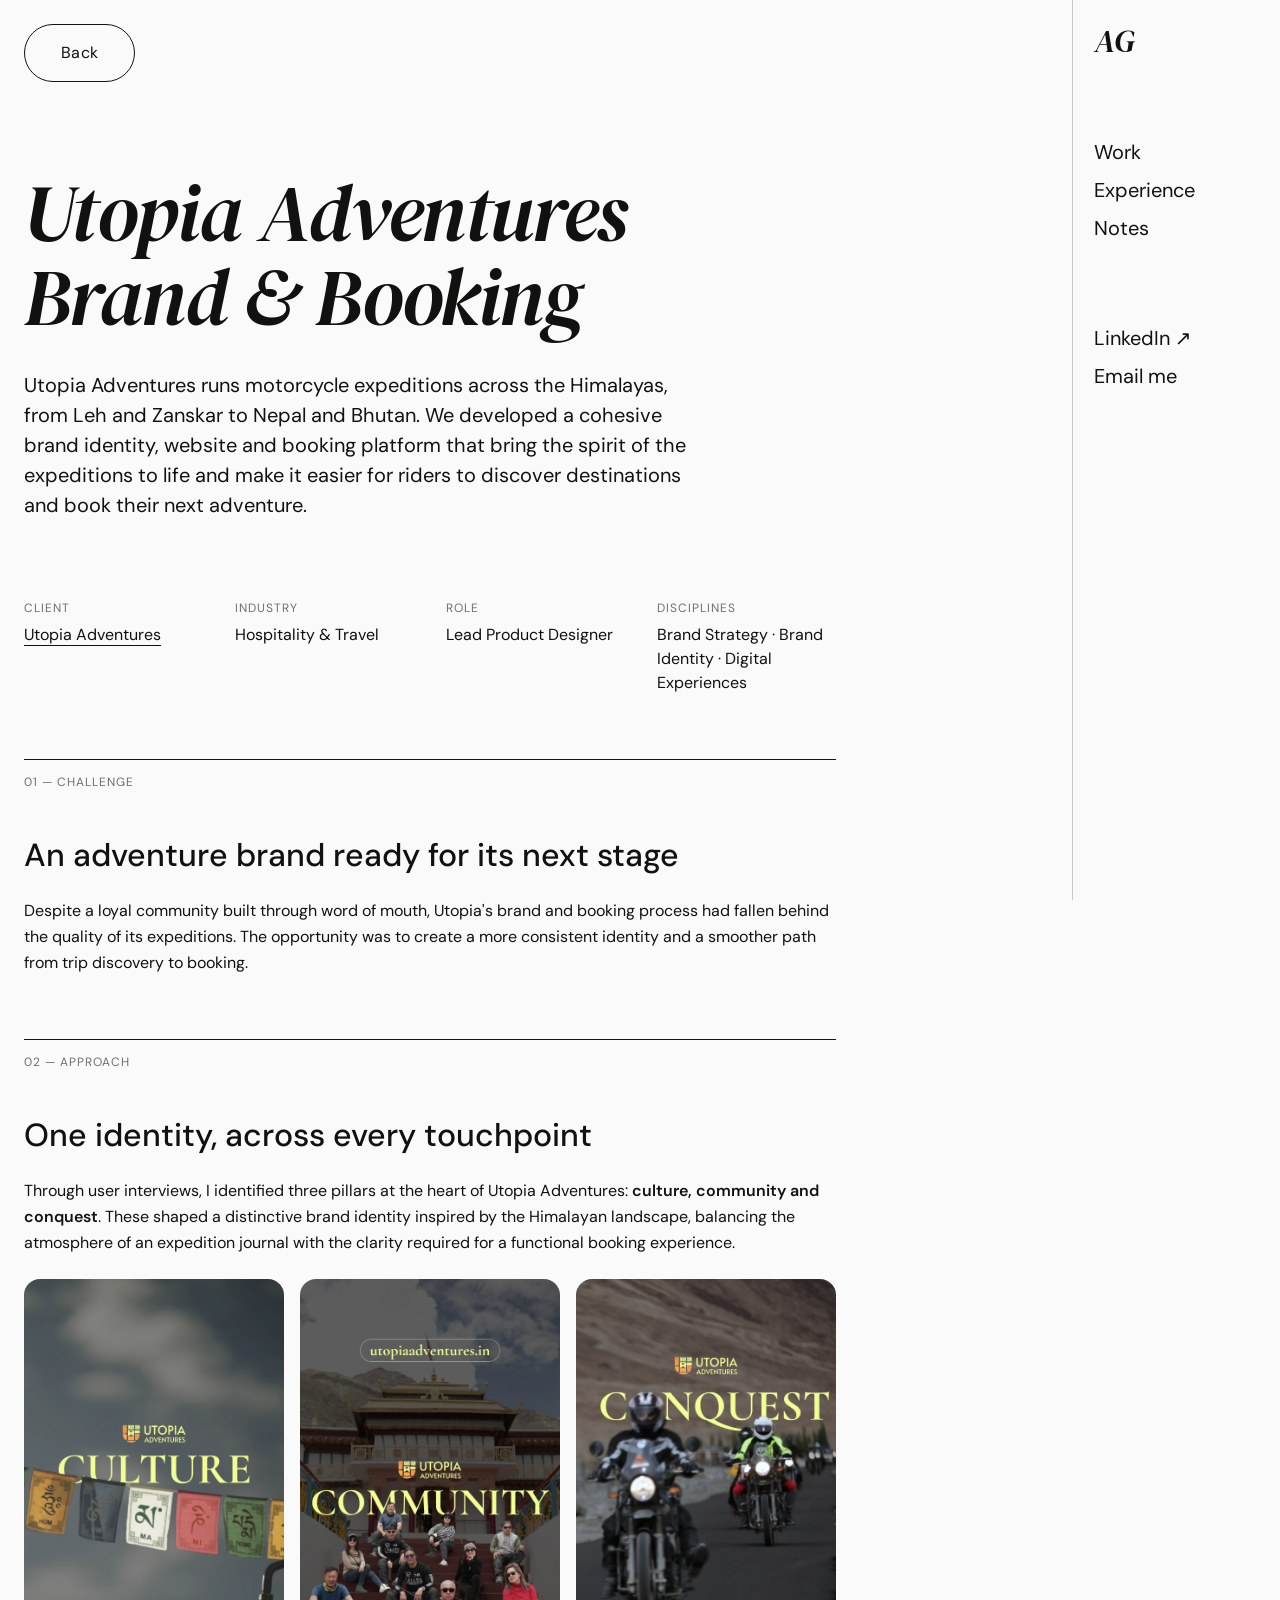
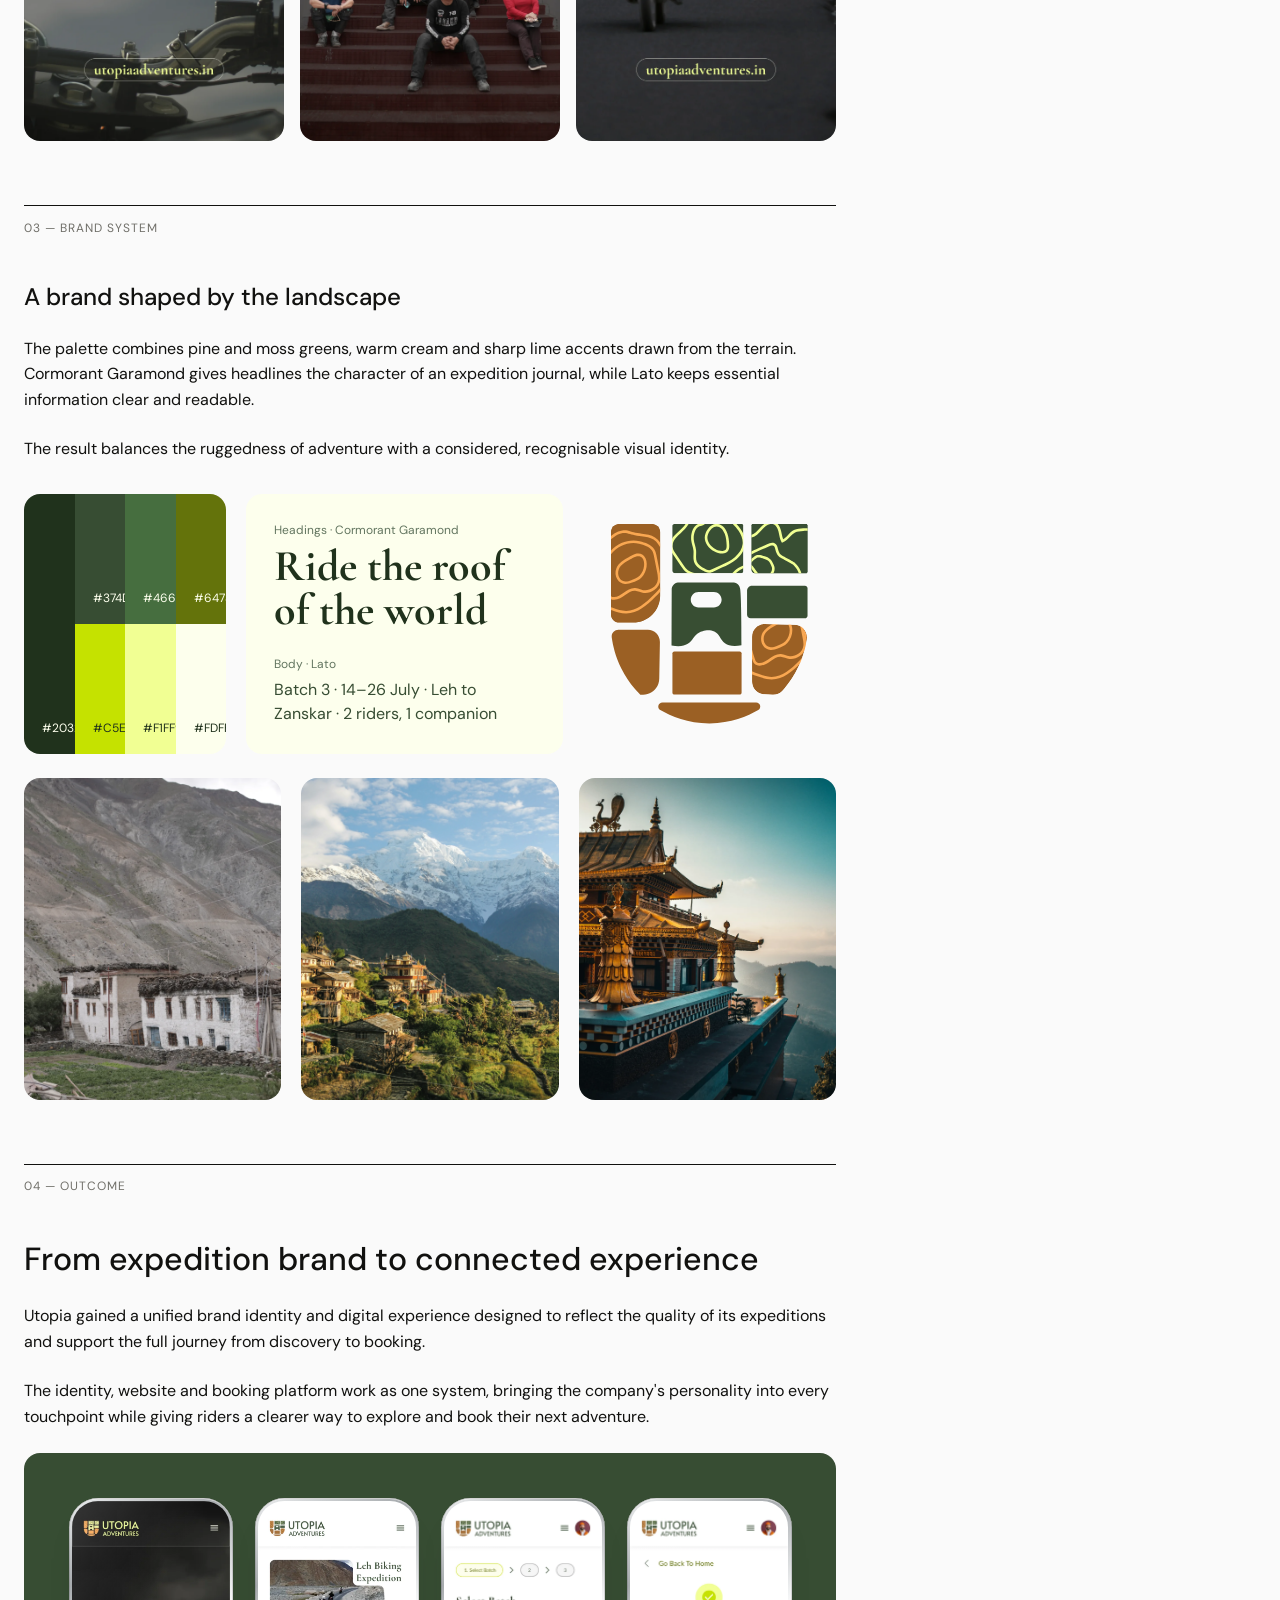
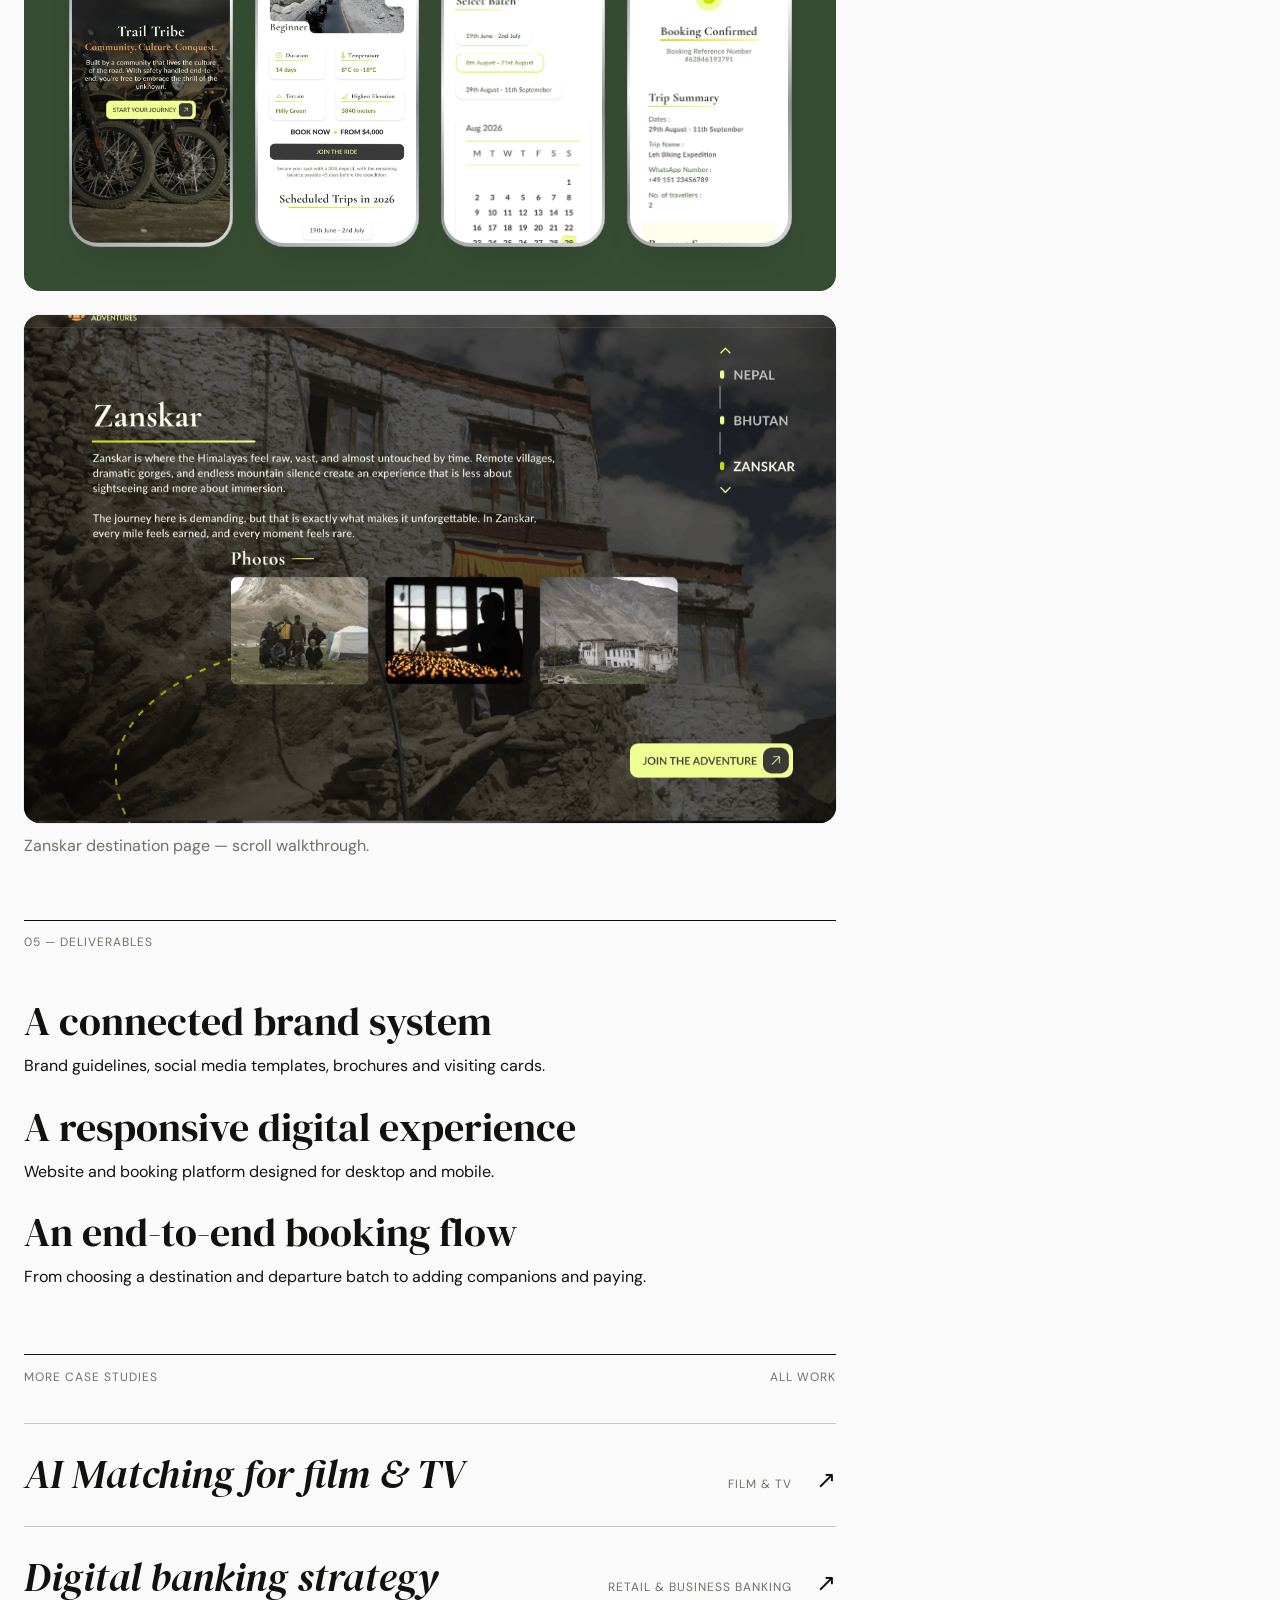
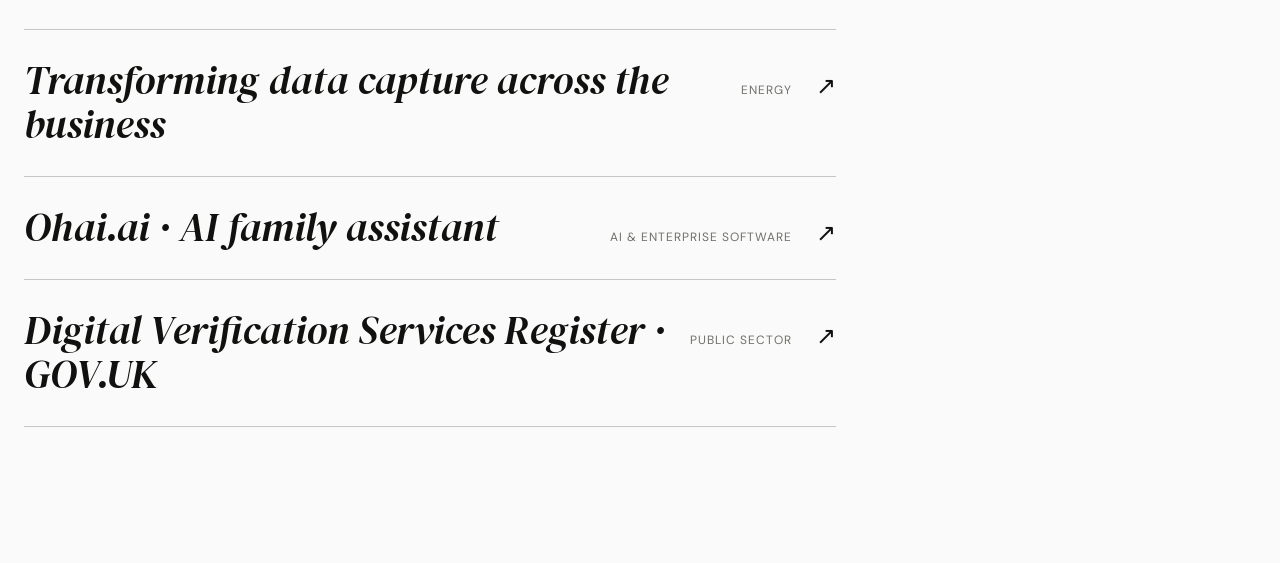
<file: case-study-utopia.html>
<!doctype html>
<html lang="en">
<head>
<meta charset="utf-8">
<meta name="viewport" content="width=device-width, initial-scale=1">
<title>Utopia Adventures · Brand &amp; Booking · Case Study</title>
<link rel="stylesheet" href="assets/fonts/fonts.css">
<style>
body{margin:0;background:#fafafa}
a{color:#11110f;text-decoration:none}a:hover{color:#706f69}
.site{--ink:#11110f;--muted:#706f69;--line:rgba(17,17,15,.22);--bg:#fafafa;--pill:#f4f1e9;--pill-dark:#2a2a28;--green:#20a75a;background:var(--bg);color:var(--ink);font-family:'DM Sans',system-ui,sans-serif;font-variation-settings:"opsz" 14;font-weight:400;-webkit-font-smoothing:antialiased}
.serif{font-family:'DM Serif Display',Georgia,serif;font-weight:400;font-style:italic}
.sans{font-family:'DM Sans',system-ui,sans-serif;font-variation-settings:"opsz" 14;font-weight:400;font-style:normal}
.eyebrow{margin:0;font-size:12px;line-height:17.28px;letter-spacing:1px;text-transform:uppercase;color:var(--muted);font-family:'DM Sans',system-ui,sans-serif}
html{scroll-behavior:smooth}
*{box-sizing:border-box}
img{display:block;width:100%;height:auto}
strong,b{font-weight:600}

/* Same page-frame rules as the homepage and the Film & TV case study */
.wrap{max-width:1280px;margin:0 auto;display:flex;justify-content:space-between;align-items:flex-start}
.main{flex:1 1 auto;min-width:0;max-width:860px;padding:24px;padding-bottom:96px;box-sizing:border-box}

.side{flex:0 0 208px;width:208px;position:sticky;top:0;height:100vh;overflow-y:auto;box-sizing:border-box;padding:24.84px 20.7px;border-left:1px solid var(--line);background:var(--bg);display:flex;flex-direction:column}
.side-logo{font-style:italic;font-size:32px;line-height:32px;align-self:flex-start}
.side-nav{height:auto;box-sizing:border-box;padding-top:80px;display:flex;flex-direction:column;justify-content:flex-end;align-items:flex-start;gap:8px}
.side-nav a{font-size:20px;line-height:30px}
.side-social{height:auto;padding-top:80px;display:flex;flex-direction:column;justify-content:flex-end;align-items:flex-start;gap:8px}
.side-social a{font-size:20px;line-height:30px}
/* Email me: a button that copies the address; reset so it looks and behaves exactly like the sidebar links */
.side-email{appearance:none;-webkit-appearance:none;background:none;border:0;border-radius:0;margin:0;padding:0;font:inherit;font-size:20px;line-height:30px;color:#11110f;text-align:left;cursor:pointer;align-self:flex-start}
.side-email:hover{color:#706f69}
.side-email-sr{position:absolute;width:1px;height:1px;margin:-1px;padding:0;overflow:hidden;clip:rect(0 0 0 0);clip-path:inset(50%);white-space:nowrap;border:0}
.side-email-fallback{margin:0;font-size:12px;line-height:18px;color:var(--muted)}
.side-email-fallback[hidden]{display:none}
.side-email-address{display:block;color:var(--ink);overflow-wrap:anywhere;-webkit-user-select:all;user-select:all}

.mhead{display:none;align-items:center;justify-content:space-between;padding:13.6px 20px;border-bottom:1px solid var(--line);background:rgba(250,250,250,.94);-webkit-backdrop-filter:blur(12px);backdrop-filter:blur(12px)}
.mhead-logo{font-style:italic;font-size:24px;line-height:36px}

/* Back button: understated pill, reusing the site's pill token, with an intentional hover shift */
.back-pill{display:inline-flex;align-items:center;padding:16px 36px;border:1px solid var(--ink);border-radius:999px;background:transparent;color:var(--ink);font-size:16px;line-height:24px;letter-spacing:.02em;transition:background .25s ease,color .25s ease,transform .25s cubic-bezier(.2,.7,.2,1)}
.back-pill:hover,.back-pill:focus-visible{background:var(--ink);color:var(--bg);transform:translateX(-3px)}
.back-pill:focus-visible{outline:2px solid var(--ink);outline-offset:4px}
.back-pill:active{transform:translateX(-1px) scale(.97)}

/* Shared case-study header: title and intro on the first row, project details on a second row beneath them */
.cs-hero{display:flex;flex-direction:column;gap:56px;padding:88px 0 0}
.cs-hero-lead{display:flex;flex-direction:column;gap:32px}
.cs-meta{margin:0;display:grid;grid-auto-flow:column;grid-auto-columns:minmax(0,1fr);gap:24px 32px;padding-top:24px}
.cs-meta > div{display:flex;flex-direction:column;gap:6px}
.cs-meta dd{line-height:1.5}

/* Case-study section rhythm, reusing the homepage's .sec / .sec-head components */
.sec{padding-top:64px}
.sec-head{display:flex;justify-content:space-between;align-items:flex-start;gap:16px;border-top:1px solid var(--ink);padding:13.6px 0;min-height:44.5px;box-sizing:border-box}
.cs-body{padding-top:32px;display:flex;flex-direction:column;gap:24px}
/* Every section title, secondary heading and body block spans the full content column; no element sets its own width. */
.cs-body > :is(h2,h3,h4,p,ul,ol),.cs-body > div > :is(h2,h3,h4,p,ul,ol){width:100%;max-width:none}

/* Case-specific: hero video strip, device frames, phone carousel, drift photography */
.cs-hero-media{position:relative;width:100%;aspect-ratio:16/9;overflow:hidden;border-radius:12px;background:#0b0d0e}
.cs-hero-media video{position:absolute;inset:0;width:100%;height:100%;object-fit:cover}
.cs-hero-media::after{content:"";position:absolute;inset:0;background:linear-gradient(to bottom,rgba(8,10,11,.05) 0%,rgba(8,10,11,.35) 100%)}
.u-phone{position:relative;isolation:isolate;box-shadow:0 0 0 1.5px #0e0f10,0 1px 2px rgba(20,28,18,.08),0 22px 38px -22px rgba(20,32,18,.38)}
.u-phone::before{content:"";position:absolute;inset:-3.5px;border-radius:29.5px;z-index:-1;background:linear-gradient(150deg,#eceeef 0%,#a7abae 20%,#f6f7f8 44%,#8f9397 68%,#d9dbdd 100%);box-shadow:inset 0 0 0 .5px rgba(0,0,0,.28),inset 0 1px 0 rgba(255,255,255,.75)}
.u-phone::after{content:"";position:absolute;inset:0;border-radius:26px;pointer-events:none;background:linear-gradient(118deg,rgba(255,255,255,.16) 0%,rgba(255,255,255,.04) 26%,rgba(255,255,255,0) 40%)}
.u-phone img{border-radius:26px}
.u-four{display:grid;grid-template-columns:repeat(4,minmax(0,1fr));gap:clamp(14px,2.2vw,32px)}

/* Large desktop: use more of the available width, exactly as the homepage does */
@media (min-width:1600px){
.wrap{max-width:min(92vw,1920px)}
.main{max-width:1180px;padding-left:48px;padding-right:48px}
.side{width:168px;flex:0 0 168px}
}

/* Large monitors (1440px and up): section dividers and media keep the full content width; titles, body text and text-led blocks keep an 812px reading measure, and the top section keeps its standard-desktop proportions. Left alignment is unchanged. */
@media (min-width:1440px){
.site{--cs-measure:812px}
.cs-hero{max-width:var(--cs-measure)}
.cs-body > :not(figure):not(:has(img,video,iframe,figure)){max-width:var(--cs-measure)}
}

/* Tablet: header nav replaces the side column */
@media (max-width:1079px){
.wrap{display:block}
.side{display:none}
.mhead{display:flex;padding:13.6px 24px}
.main{max-width:none}
}

/* Mobile: matches the homepage's 402px Figma frame breakpoint */
@media (max-width:767px){
.cs-hero{padding:56px 0 0;gap:40px}
.cs-meta{grid-auto-flow:row;grid-template-columns:repeat(2,minmax(0,1fr))}
.mhead{padding:13.6px 20px}
.main{padding:20px;padding-bottom:64px}
.sec-head{min-height:45.9px}
.cs-section{display:flex!important;flex-direction:column!important;width:100%!important}
.cs-card-grid{display:flex!important;flex-direction:column!important;gap:24px!important}
.u-four{display:flex!important;gap:16px!important;overflow-x:auto;scroll-snap-type:x mandatory;scroll-padding:0 20px;padding:4px 20px 12px;margin:0 -20px;scrollbar-width:none;-webkit-overflow-scrolling:touch;cursor:grab;overscroll-behavior-x:contain}
.u-four::-webkit-scrollbar{display:none}
.u-four.is-dragging{cursor:grabbing;scroll-snap-type:none}
.u-four > .u-phone{flex:0 0 76%;max-width:280px;scroll-snap-align:start}
.u-four img{-webkit-user-drag:none;user-select:none;pointer-events:none}
}

/* More case studies */
.cs-next{padding-bottom:40px}
.cs-next-list{list-style:none;margin:0;padding:24px 0 0}
.cs-next-item{display:grid;grid-template-columns:minmax(0,1fr) auto;align-items:baseline;column-gap:24px;padding:28px 0;border-top:1px solid var(--line);color:var(--ink);transition:opacity .35s ease}
.cs-next-list li:last-child .cs-next-item{border-bottom:1px solid var(--line)}
.cs-next-item:hover,.cs-next-item:focus-visible{color:var(--ink)}
.cs-next-title{display:inline;justify-self:start;font-size:40px;line-height:1.1;padding-bottom:2px;background:linear-gradient(currentColor,currentColor) no-repeat 0 100% / 0 1px;transition:transform .45s cubic-bezier(.2,.7,.2,1),background-size .45s cubic-bezier(.2,.7,.2,1)}
.cs-next-meta{display:flex;align-items:baseline;gap:24px}
.cs-next-meta .eyebrow{white-space:nowrap}
.cs-next-arrow{display:inline-block;font-family:'DM Sans',system-ui,sans-serif;font-size:24px;line-height:24px;transition:transform .45s cubic-bezier(.2,.7,.2,1)}
.cs-next-list:hover .cs-next-item:not(:hover),.cs-next-list:focus-within .cs-next-item:not(:focus-visible):not(:hover){opacity:.35}
.cs-next-item:hover .cs-next-title,.cs-next-item:focus-visible .cs-next-title{transform:translateX(14px);background-size:100% 1px}
.cs-next-item:hover .cs-next-arrow,.cs-next-item:focus-visible .cs-next-arrow{transform:translate(4px,-4px)}
.cs-next-item:focus-visible,.cs-next .sec-head a:focus-visible{outline:2px solid var(--ink);outline-offset:4px}
@media (max-width:767px){
.cs-next-item{grid-template-columns:minmax(0,1fr) 24px;column-gap:12px;row-gap:8px;padding:22px 0;align-items:start}
.cs-next-title{font-size:28px;grid-column:1}
.cs-next-meta{display:contents}
.cs-next-meta .eyebrow{grid-column:1;grid-row:2;white-space:normal}
.cs-next-arrow{grid-column:2;grid-row:1;justify-self:end}
}
@media (prefers-reduced-motion:reduce){.cs-next-title,.cs-next-arrow{transition:none}.cs-next-item:hover .cs-next-title,.cs-next-item:focus-visible .cs-next-title,.cs-next-item:hover .cs-next-arrow,.cs-next-item:focus-visible .cs-next-arrow{transform:none}}
</style>
</head>
<body>

<div class="site">
  <header class="mhead">
    <a class="mhead-logo serif" href="index.html" aria-label="Ana García, home">AG</a>
  </header>

  <div class="wrap" id="top">
    <main class="main">

      <a href="index.html" class="back-pill sans">Back</a>

      <header class="cs-hero">
        <div class="cs-hero-lead">
          <h1 class="serif" style="margin: 0; font-style: italic; font-size: clamp(40px, 7vw, 80px); line-height: 1.05; letter-spacing: -0.02em; font-weight: 400">Utopia Adventures<br>Brand &amp; Booking</h1>
          <div style="display: flex; flex-direction: column; gap: 16px;">
            
            <p style="margin: 0; font-size: 20px; line-height: 1.5; color: #11110f; max-width: 48ch; text-wrap: pretty;">Utopia Adventures runs motorcycle expeditions across the Himalayas, from Leh and Zanskar to Nepal and Bhutan. We developed a cohesive brand identity, website and booking platform that bring the spirit of the expeditions to life and make it easier for riders to discover destinations and book their next adventure.</p>
          </div>
        </div>
        <dl class="cs-meta">
          <div style="display: flex; flex-direction: column; gap: 6px;">
            <dt class="eyebrow" style="margin:0">Client</dt>
            <dd style="margin: 0; font-size: 16px;" data-om-label="Utopia Adventures"><a href="https://www.ohai.ai/" target="_blank" rel="noopener" style="border-bottom: 1px solid" data-om-label="https://www.utopiaadventures.in/">Utopia Adventures</a></dd>
          </div>
          <div style="display: flex; flex-direction: column; gap: 6px;">
            <dt class="eyebrow" style="margin:0">Industry</dt>
            <dd style="margin: 0; font-size: 16px;">Hospitality &amp; Travel</dd>
          </div>
          <div style="display: flex; flex-direction: column; gap: 6px;">
            <dt class="eyebrow" style="margin:0">Role</dt>
            <dd style="margin: 0; font-size: 16px;">Lead Product Designer</dd>
          </div><div style="display: flex; flex-direction: column; gap: 6px;">
            <dt class="eyebrow" style="margin:0">Disciplines</dt>
            <dd style="margin: 0; font-size: 16px;">Brand Strategy · Brand Identity · Digital Experiences</dd>
          </div>
          
          
        </dl>
      </header>

      

      <section class="cs-section sec">
        <div class="sec-head"><span class="cs-label eyebrow">01 — Challenge</span></div>
        <div class="cs-body">
          <h2 class="sans" style="margin: 0; font-size: 32px; line-height: 1.18; font-weight: 500;">An adventure brand ready for its next stage</h2>
          <p style="margin: 0; font-size: 16px; line-height: 1.6; text-wrap: pretty; color: #11110f;">Despite a loyal community built through word of mouth, Utopia's brand and booking process had fallen behind the quality of its expeditions. The opportunity was to create a more consistent identity and a smoother path from trip discovery to booking.</p>
          <figure style="margin: 8px 0 0; width: 100%; box-sizing: border-box; display: none; flex-direction: column; align-items: center">
            <div style="width: 100%; display: flex; flex-direction: column; align-items: center; margin-top: 16px">
              <div style="position: relative; width: 90%; padding: 5px; border-radius: 10px 10px 0 0; background: #111214; box-shadow: 0 0 0 1px rgba(0,0,0,0.12);">
                <div style="position: relative; width: 100%; aspect-ratio: 1600 / 905; overflow: hidden; border-radius: 5px; background: #000">
                  <img src="assets/36f16e73e455a0faab03052be502e298.webp" alt="Utopia booking experience on desktop" style="position: absolute; inset: 0; width: 100%; height: 100%; object-fit: cover; object-position: top center; display: block;">
                </div>
              </div>
              <div style="position: relative; width: 100%; height: 7px; border-radius: 1px 1px 8px 8px / 1px 1px 5px 5px; background: linear-gradient(180deg, #e9eaed 0%, #c9cbd0 100%);">
                <span style="position: absolute; left: 50%; top: 0; width: 13%; height: 3px; transform: translateX(-50%); border-radius: 0 0 4px 4px; background: #b4b7bd;"></span>
              </div>
              <div style="width: 92%; height: 14px; margin-top: -3px; border-radius: 50%; background: radial-gradient(ellipse at 50% 20%, rgba(0,0,0,0.14) 0%, rgba(0,0,0,0) 70%);"></div>
            </div>
          </figure>
        </div>
      </section>

      <section class="cs-section sec">
        <div class="sec-head"><span class="cs-label eyebrow">02 — Approach</span></div>
        <div class="cs-body">
          <h2 class="sans" style="margin: 0; font-size: 32px; line-height: 1.18; font-weight: 500;">One identity, across every touchpoint</h2>
          <p style="margin: 0; font-size: 16px; line-height: 1.6; text-wrap: pretty; color: #11110f;">Through user interviews, I identified three pillars at the heart of Utopia Adventures: <b>culture, community and conquest</b>. These shaped a distinctive brand identity inspired by the Himalayan landscape, balancing the atmosphere of an expedition journal with the clarity required for a functional booking experience.</p>
          <div class="cs-card-grid" style="display: grid; grid-template-columns: repeat(3, minmax(0, 1fr)); gap: 16px;">
            <img src="assets/b7ab414d773f1169c912c2180e847da5.webp" alt="Culture: prayer flags over a motorcycle's handlebars" style="aspect-ratio: 9 / 16; object-fit: cover; border-radius: 16px;">
            <img src="assets/2f26791edfcf091ea29b77cfaf4386d7.webp" alt="Community: riders gathered on monastery steps in Ladakh" style="aspect-ratio: 9 / 16; object-fit: cover; border-radius: 16px;">
            <img src="assets/b3b79be5f92802316225ded765c0da50.webp" alt="Conquest: riders on a high-altitude road" style="aspect-ratio: 9 / 16; object-fit: cover; border-radius: 16px;">
          </div>
        </div>
      </section>

      <section class="cs-section sec">
        <div class="sec-head"><span class="cs-label eyebrow">03 — Brand system</span></div>
        <div class="cs-body">
          <h3 class="sans" style="margin: 0; font-size: 24px; line-height: 1.2; font-weight: 500;">A brand shaped by the landscape</h3>
          <p style="margin: 0; font-size: 16px; line-height: 1.6; text-wrap: pretty; color: #11110f;">The palette combines pine and moss greens, warm cream and sharp lime accents drawn from the terrain. Cormorant Garamond gives headlines the character of an expedition journal, while Lato keeps essential information clear and readable.</p>
          <p style="margin: 0; font-size: 16px; line-height: 1.6; text-wrap: pretty; color: #11110f;">The result balances the ruggedness of adventure with a considered, recognisable visual identity.</p>

          <div class="cs-card-grid" style="display: grid; grid-template-columns: minmax(0, 0.8fr) minmax(0, 1.25fr) minmax(0, 1fr); gap: 20px; margin-top: 8px;">
            <div style="display: grid; grid-template-columns: repeat(4, minmax(0, 1fr)); grid-template-rows: 1fr 1fr; gap: 0; border-radius: 16px; overflow: hidden; min-height: 260px;">
              <div style="grid-row: 1 / 3; background: rgb(32,50,28); padding: 18px; display: flex; align-items: flex-end;"><span style="font-family: 'DM Sans', system-ui, sans-serif; font-variation-settings: 'opsz' 14; font-size: 12px; color: rgb(253,255,237);">#20321C</span></div>
              <div style="background: rgb(55,77,51); padding: 18px; display: flex; align-items: flex-end;"><span style="font-family: 'DM Sans', system-ui, sans-serif; font-variation-settings: 'opsz' 14; font-size: 12px; color: rgb(253,255,237);">#374D33</span></div>
              <div style="background: rgb(70,110,63); padding: 18px; display: flex; align-items: flex-end;"><span style="font-family: 'DM Sans', system-ui, sans-serif; font-variation-settings: 'opsz' 14; font-size: 12px; color: rgb(253,255,237);">#466E3F</span></div>
              <div style="background: rgb(100,115,11); padding: 18px; display: flex; align-items: flex-end;"><span style="font-family: 'DM Sans', system-ui, sans-serif; font-variation-settings: 'opsz' 14; font-size: 12px; color: rgb(253,255,237);">#64730B</span></div>
              <div style="background: rgb(197,226,0); padding: 18px; display: flex; align-items: flex-end;"><span style="font-family: 'DM Sans', system-ui, sans-serif; font-variation-settings: 'opsz' 14; font-size: 12px; color: rgb(32,50,28);">#C5E200</span></div>
              <div style="background: rgb(241,255,147); padding: 18px; display: flex; align-items: flex-end;"><span style="font-family: 'DM Sans', system-ui, sans-serif; font-variation-settings: 'opsz' 14; font-size: 12px; color: rgb(32,50,28);">#F1FF93</span></div>
              <div style="background: rgb(253,255,237); padding: 18px; display: flex; align-items: flex-end"><span style="font-family: 'DM Sans', system-ui, sans-serif; font-variation-settings: 'opsz' 14; font-size: 12px; color: rgb(32,50,28);">#FDFFED</span></div>
            </div>
            <div style="border-radius: 16px; background: rgb(253,255,237); padding: 28px; display: flex; flex-direction: column; justify-content: space-between; gap: 24px; min-height: 260px;">
              <div style="display: flex; flex-direction: column; gap: 6px;">
                <span style="font-family: 'DM Sans', system-ui, sans-serif; font-variation-settings: 'opsz' 14; font-size: 12px; color: rgb(99,118,96);">Headings · Cormorant Garamond</span>
                <span style="font-family: 'Cormorant Garamond', serif; font-weight: 700; font-size: clamp(32px, 3.6vw, 44px); line-height: 1; color: rgb(32,50,28);">Ride the roof of the world</span>
              </div>
              <div style="display: flex; flex-direction: column; gap: 6px;">
                <span style="font-family: 'DM Sans', system-ui, sans-serif; font-variation-settings: 'opsz' 14; font-size: 12px; color: rgb(99,118,96);">Body · Lato</span>
                <span style="font-size: 16px; line-height: 1.5; color: rgb(55,77,51);">Batch 3 · 14–26 July · Leh to Zanskar · 2 riders, 1 companion</span>
              </div>
            </div>
            <div style="display: flex; align-items: center; justify-content: center; min-height: 260px;">
              <img src="assets/7e1a3f07f758f7227cf387683e227e8c.svg" alt="Utopia Adventures logo" style="width: 78%; max-width: 230px; height: auto;">
            </div>
          </div>

          <div class="cs-card-grid" style="display: grid; grid-template-columns: repeat(3, minmax(0, 1fr)); gap: 20px;">
            <div style="aspect-ratio: 4 / 5; border-radius: 16px; overflow: hidden;"><img src="assets/937ca8165391be630bd43ddc1f0fc56b.webp" alt="Himalayan landscape photography used across the Utopia brand" style="width: 100%; height: 100%; object-fit: cover;"></div>
            <div style="aspect-ratio: 4 / 5; border-radius: 16px; overflow: hidden;"><img src="assets/31d0c0af3e097f5e663fdea58231ea16.webp" alt="Riders on a mountain route in Utopia's brand photography" style="width: 100%; height: 100%; object-fit: cover;"></div>
            <div style="aspect-ratio: 4 / 5; border-radius: 16px; overflow: hidden;"><img src="assets/1dab5e350e64d44f9139cb6746cb5dba.webp" alt="Expedition landscape from Utopia's destination stories" style="width: 100%; height: 100%; object-fit: cover;"></div>
          </div>
        </div>
      </section>

      <section class="cs-section sec">
        <div class="sec-head"><span class="cs-label eyebrow">04 — Outcome</span></div>
        <div class="cs-body">
          <h2 class="sans" style="margin: 0; font-size: 32px; line-height: 1.18; font-weight: 500;">From expedition brand to connected experience</h2>
          <p style="margin: 0; font-size: 16px; line-height: 1.6; text-wrap: pretty; color: #11110f;">Utopia gained a unified brand identity and digital experience designed to reflect the quality of its expeditions and support the full journey from discovery to booking.</p>
          <p style="margin: 0; font-size: 16px; line-height: 1.6; text-wrap: pretty; color: #11110f;">The identity, website and booking platform work as one system, bringing the company's personality into every touchpoint while giving riders a clearer way to explore and book their next adventure.</p>

          <div style="border-radius: 16px; padding: clamp(24px, 4vw, 48px); background-color: #374D33;">
            <div class="u-four">
              <div class="u-phone" style="aspect-ratio: 375 / 812; border-radius: 26px;"><img src="assets/fef325390691f4002378fb2dafdb70ab.webp" alt="Utopia mobile landing page" style="width: 100%; height: 100%; object-fit: cover; object-position: top;"></div>
              <div class="u-phone" style="aspect-ratio: 375 / 812; border-radius: 26px;"><img src="assets/d4239d1fec09446a0ca9b7c4398300d4.webp" alt="Trip details page on mobile" style="width: 100%; height: 100%; object-fit: cover; object-position: top;"></div>
              <div class="u-phone" style="aspect-ratio: 375 / 812; border-radius: 26px;"><img src="assets/287a0a2ef023c5459c73feb65b720431.webp" alt="Select batch step on mobile" style="width: 100%; height: 100%; object-fit: cover; object-position: top;"></div>
              <div class="u-phone" style="aspect-ratio: 375 / 812; border-radius: 26px;"><img src="assets/9262a2cd37bdd54a889e50889cd12364.webp" alt="Booking confirmed screen on mobile" style="width: 100%; height: 100%; object-fit: cover; object-position: top;"></div>
            </div>
          </div>

          <figure style="margin: 0; display: flex; flex-direction: column; gap: 12px;">
            <div style="position: relative; width: 100%; aspect-ratio: 16 / 10; overflow: hidden; border-radius: 16px; background: #1c1f1b; box-shadow: 0 0 0 1px rgba(0,0,0,0.06);">
              <div data-zscroll="1" style="position: absolute; inset: 0; overflow: hidden;"><img src="assets/66c21229a194f25383a0ea60a2b0b7d9.webp" alt="Scrolling through the Zanskar destination page on the Utopia Adventures website" style="position: absolute; left: 0; top: 0; width: 100%; height: auto; display: block; will-change: transform; transition: opacity 500ms ease;"></div>
            </div>
            <figcaption style="font-size: 16px; color: #706f69;">Zanskar destination page — scroll walkthrough.</figcaption>
          </figure>
        </div>
      </section>

      <section class="cs-section sec">
        <div class="sec-head"><span class="cs-label eyebrow">05 — Deliverables</span></div>
        <div class="cs-body">
          <div style="display: flex; flex-direction: column; gap: 8px;">
            <h3 class="sans" style="margin: 0; font-size: 40px; line-height: 1.2; font-weight: 500; font-family: &quot;DM Serif Display&quot;">A connected brand system</h3>
            <p style="margin: 0; font-size: 16px; line-height: 1.6; color: #11110f;">Brand guidelines, social media templates, brochures and visiting cards.</p>
          </div>
          <div style="display: flex; flex-direction: column; gap: 8px;">
            <h3 class="sans" style="margin: 0; font-size: 40px; line-height: 1.2; font-weight: 500; font-family: &quot;DM Serif Display&quot;">A responsive digital experience</h3>
            <p style="margin: 0; font-size: 16px; line-height: 1.6; color: #11110f;">Website and booking platform designed for desktop and mobile.</p>
          </div>
          <div style="display: flex; flex-direction: column; gap: 8px;">
            <h3 class="sans" style="margin: 0; font-size: 40px; line-height: 1.2; font-weight: 500; font-family: &quot;DM Serif Display&quot;">An end-to-end booking flow</h3>
            <p style="margin: 0; font-size: 16px; line-height: 1.6; color: #11110f;">From choosing a destination and departure batch to adding companions and paying.</p>
          </div>
        </div>
      </section>

      <section class="cs-section sec cs-next" aria-labelledby="cs-next-label">
        <div class="sec-head"><span class="cs-label eyebrow" id="cs-next-label">More case studies</span><a class="eyebrow" href="index.html#work">All work</a></div>
        <nav aria-label="More case studies"><ul class="cs-next-list">
          <li><a class="cs-next-item" href="case-study-film-tv.html"><span class="cs-next-title serif">AI Matching for film &amp; TV</span><span class="cs-next-meta"><span class="eyebrow">Film &amp; TV</span><span class="cs-next-arrow" aria-hidden="true">↗</span></span></a></li>
          <li><a class="cs-next-item" href="case-study-digital-banking.html"><span class="cs-next-title serif">Digital banking strategy</span><span class="cs-next-meta"><span class="eyebrow">Retail &amp; Business Banking</span><span class="cs-next-arrow" aria-hidden="true">↗</span></span></a></li>
          <li><a class="cs-next-item" href="case-study-data-capture.html"><span class="cs-next-title serif">Transforming data capture across the business</span><span class="cs-next-meta"><span class="eyebrow">Energy</span><span class="cs-next-arrow" aria-hidden="true">↗</span></span></a></li>
          <li><a class="cs-next-item" href="case-study-ohai.html"><span class="cs-next-title serif">Ohai.ai · AI family assistant</span><span class="cs-next-meta"><span class="eyebrow">AI &amp; Enterprise Software</span><span class="cs-next-arrow" aria-hidden="true">↗</span></span></a></li>
          <li><a class="cs-next-item" href="case-study-dsit.html"><span class="cs-next-title serif">Digital Verification Services Register · GOV.UK</span><span class="cs-next-meta"><span class="eyebrow">Public Sector</span><span class="cs-next-arrow" aria-hidden="true">↗</span></span></a></li>
        </ul></nav>
      </section>

    </main>

    <aside class="side sans" aria-label="Site navigation">
      <a class="side-logo serif" href="index.html" aria-label="Ana García, home">AG</a>
      <nav class="side-nav" aria-label="Sections">
        <a href="index.html#work">Work</a>
        <a href="index.html#experience">Experience</a>
        <a href="index.html#notes">Notes</a>
      </nav>
      <div class="side-social"><a href="https://www.linkedin.com/in/ana-garcia-villanueva/">LinkedIn <span aria-hidden="true">↗</span></a>
        <button type="button" class="side-email" data-copy-email="Anagvpersonal@gmail.com" aria-describedby="side-email-hint">Email me</button>
        <span class="side-email-sr" id="side-email-hint">Copies my email address to your clipboard</span>
        <span class="side-email-sr" role="status" aria-live="polite" data-copy-email-status=""></span>
        <p class="side-email-fallback" hidden="" data-copy-email-fallback="">Couldn’t copy automatically. Select and copy:<span class="side-email-address">Anagvpersonal@gmail.com</span></p>
      </div>
    </aside>
  </div>
</div>

<script src="assets/dc-shim.js"></script>
<script>

class Component extends DCLogic {
  // Email me: copies the address to the clipboard, confirms for 2s, and falls back to a selectable address if copying is blocked.
  setupEmailCopy() {
    if (window.__agEmailCopy) return;
    window.__agEmailCopy = true;
    const timers = new WeakMap();
    const setLabel = (btn, text) => { const n = btn.firstChild; if (n && n.nodeType === 3) n.nodeValue = text; else btn.textContent = text; };
    const announce = (btn, msg) => {
      const s = btn.parentNode.querySelector('[data-copy-email-status]');
      if (!s) return;
      s.textContent = '';
      setTimeout(() => { s.textContent = msg; }, 60);
    };
    const legacyCopy = (text) => {
      const ta = document.createElement('textarea');
      ta.value = text; ta.setAttribute('readonly', '');
      ta.style.cssText = 'position:fixed;top:0;left:0;width:1px;height:1px;opacity:0;pointer-events:none';
      document.body.appendChild(ta); ta.select();
      let ok = false;
      try { ok = document.execCommand('copy'); } catch (e) { ok = false; }
      ta.remove();
      return ok;
    };
    const copy = (text) => {
      const modern = navigator.clipboard && window.isSecureContext ? navigator.clipboard.writeText(text) : Promise.reject(new Error('no clipboard'));
      return modern.catch(() => { if (!legacyCopy(text)) throw new Error('copy failed'); });
    };
    document.addEventListener('click', (e) => {
      const btn = e.target && e.target.closest ? e.target.closest('[data-copy-email]') : null;
      if (!btn) return;
      e.preventDefault();
      const email = btn.getAttribute('data-copy-email');
      const label = btn.getAttribute('data-label') || btn.textContent.trim();
      btn.setAttribute('data-label', label);
      const fallback = btn.parentNode.querySelector('[data-copy-email-fallback]');
      clearTimeout(timers.get(btn));
      copy(email).then(() => {
        if (fallback) fallback.hidden = true;
        setLabel(btn, 'Email copied!');
        announce(btn, 'Email address copied to clipboard');
        timers.set(btn, setTimeout(() => setLabel(btn, label), 2000));
      }, () => {
        setLabel(btn, label);
        if (fallback) {
          fallback.hidden = false;
          const addr = fallback.querySelector('.side-email-address');
          if (addr) { const r = document.createRange(); r.selectNodeContents(addr); const sel = window.getSelection(); sel.removeAllRanges(); sel.addRange(r); }
        }
        announce(btn, 'Couldn’t copy automatically. The email address, ' + email + ', is shown below the button and selected, ready to copy.');
      });
    });
  }
  heroVideo = React.createRef();
  componentWillUnmount() { this.offDrag && this.offDrag(); this.stopPingPong && this.stopPingPong(); this.zRaf && cancelAnimationFrame(this.zRaf); this.offZ && this.offZ(); }
  bindZanskar() {
    const vp = document.querySelector('[data-zscroll]'), img = vp && vp.querySelector('img');
    if (!img) return;
    const stops = [0, 0.648, 1.297, 1.945, 2.594, 99], PAUSE = 1700, MOVE = 2600, END = 1600;
    const ease = t => t < 0.5 ? 4 * t * t * t : 1 - Math.pow(-2 * t + 2, 3) / 2;
    let plan = [], start = null;
    const build = () => {
      const w = img.clientWidth, max = Math.max(0, img.clientHeight - vp.clientHeight);
      let ys = stops.map(s => Math.min(max, s * w));
      ys = ys.filter((y, i) => i === 0 || y > ys[i - 1] + 4);
      plan = []; let t = 0;
      ys.forEach((y, i) => {
        const last = i === ys.length - 1, d = last ? END : PAUSE;
        plan.push({ a: t, b: t + d, from: y, to: y }); t += d;
        if (!last) { plan.push({ a: t, b: t + MOVE, from: y, to: ys[i + 1] }); t += MOVE; }
      });
      plan.total = t;
    };
    const frame = now => {
      if (!plan.total) build();
      if (start === null) start = now;
      const t = (now - start) % plan.total; let y = 0;
      for (const p of plan) { if (t >= p.a && t < p.b) { y = p.from + (p.to - p.from) * ease((t - p.a) / (p.b - p.a)); break; } }
      img.style.opacity = (plan.total - t < 450 || t < 250) ? 0.0001 + (t < 250 ? t / 250 : (plan.total - t) / 450) : 1;
      img.style.transform = 'translate3d(0,' + (-y).toFixed(2) + 'px,0)';
      this.zRaf = requestAnimationFrame(frame);
    };
    const go = () => { build(); this.zRaf = requestAnimationFrame(frame); };
    if (img.complete && img.naturalWidth) go(); else img.addEventListener('load', go, { once: true });
    window.addEventListener('resize', build);
    this.offZ = () => window.removeEventListener('resize', build);
  }
  bindCarousel() {
    const el = document.querySelector(".u-four");
    if (!el || el.dataset.drag) return;
    el.dataset.drag = "1";
    let down = false, sx = 0, sl = 0, moved = false;
    const start = (e) => {
      if (e.pointerType === "touch" || el.scrollWidth <= el.clientWidth + 2) return;
      down = true; moved = false; sx = e.clientX; sl = el.scrollLeft;
      el.classList.add("is-dragging");
    };
    const move = (e) => {
      if (!down) return;
      const dx = e.clientX - sx;
      if (Math.abs(dx) > 3) moved = true;
      el.scrollLeft = sl - dx;
    };
    const end = () => {
      if (!down) return;
      down = false;
      el.classList.remove("is-dragging");
      const w = el.firstElementChild ? el.firstElementChild.getBoundingClientRect().width + 16 : el.clientWidth;
      el.scrollTo({ left: Math.round(el.scrollLeft / w) * w, behavior: "smooth" });
    };
    el.addEventListener("pointerdown", start);
    window.addEventListener("pointermove", move);
    window.addEventListener("pointerup", end);
    this.offDrag = () => {
      el.removeEventListener("pointerdown", start);
      window.removeEventListener("pointermove", move);
      window.removeEventListener("pointerup", end);
    };
  }
  componentDidMount() {
    this.setupEmailCopy();
    this.bindCarousel();
    this.bindZanskar();
    const v = this.heroVideo.current;
    if (!v) return;
    v.muted = true;
    v.defaultMuted = true;
    v.setAttribute("muted", "");
    v.loop = false;
    v.removeAttribute("loop");
    v.playsInline = true;
    let raf = 0, last = 0, seeking = false;
    const back = (ts) => {
      if (!last) last = ts;
      if (!seeking) {
        last = ts;
        const dt = Math.min((ts - last) / 1000, 0.1);
        const t = v.currentTime - dt;
        if (t <= 0.05) {
          cancelAnimationFrame(raf); raf = 0; last = 0;
          v.currentTime = 0;
          v.play().catch(() => {});
          return;
        }
        seeking = true;
        v.currentTime = t;
      }
      raf = requestAnimationFrame(back);
    };
    v.addEventListener("seeked", () => { seeking = false; });
    v.addEventListener("ended", () => {
      v.pause();
      last = 0; seeking = false;
      raf = requestAnimationFrame(back);
    });
    this.stopPingPong = () => raf && cancelAnimationFrame(raf);
    const p = v.play();
    if (p && p.catch) p.catch(() => {});
  }
  renderVals() {
    return { heroVideo: this.heroVideo };
  }
}

(function(){ var c=new Component(); function go(){ c.__mount(); } if(document.readyState==='loading') document.addEventListener('DOMContentLoaded',go); else go(); })();
</script>
</body>
</html>
</file>
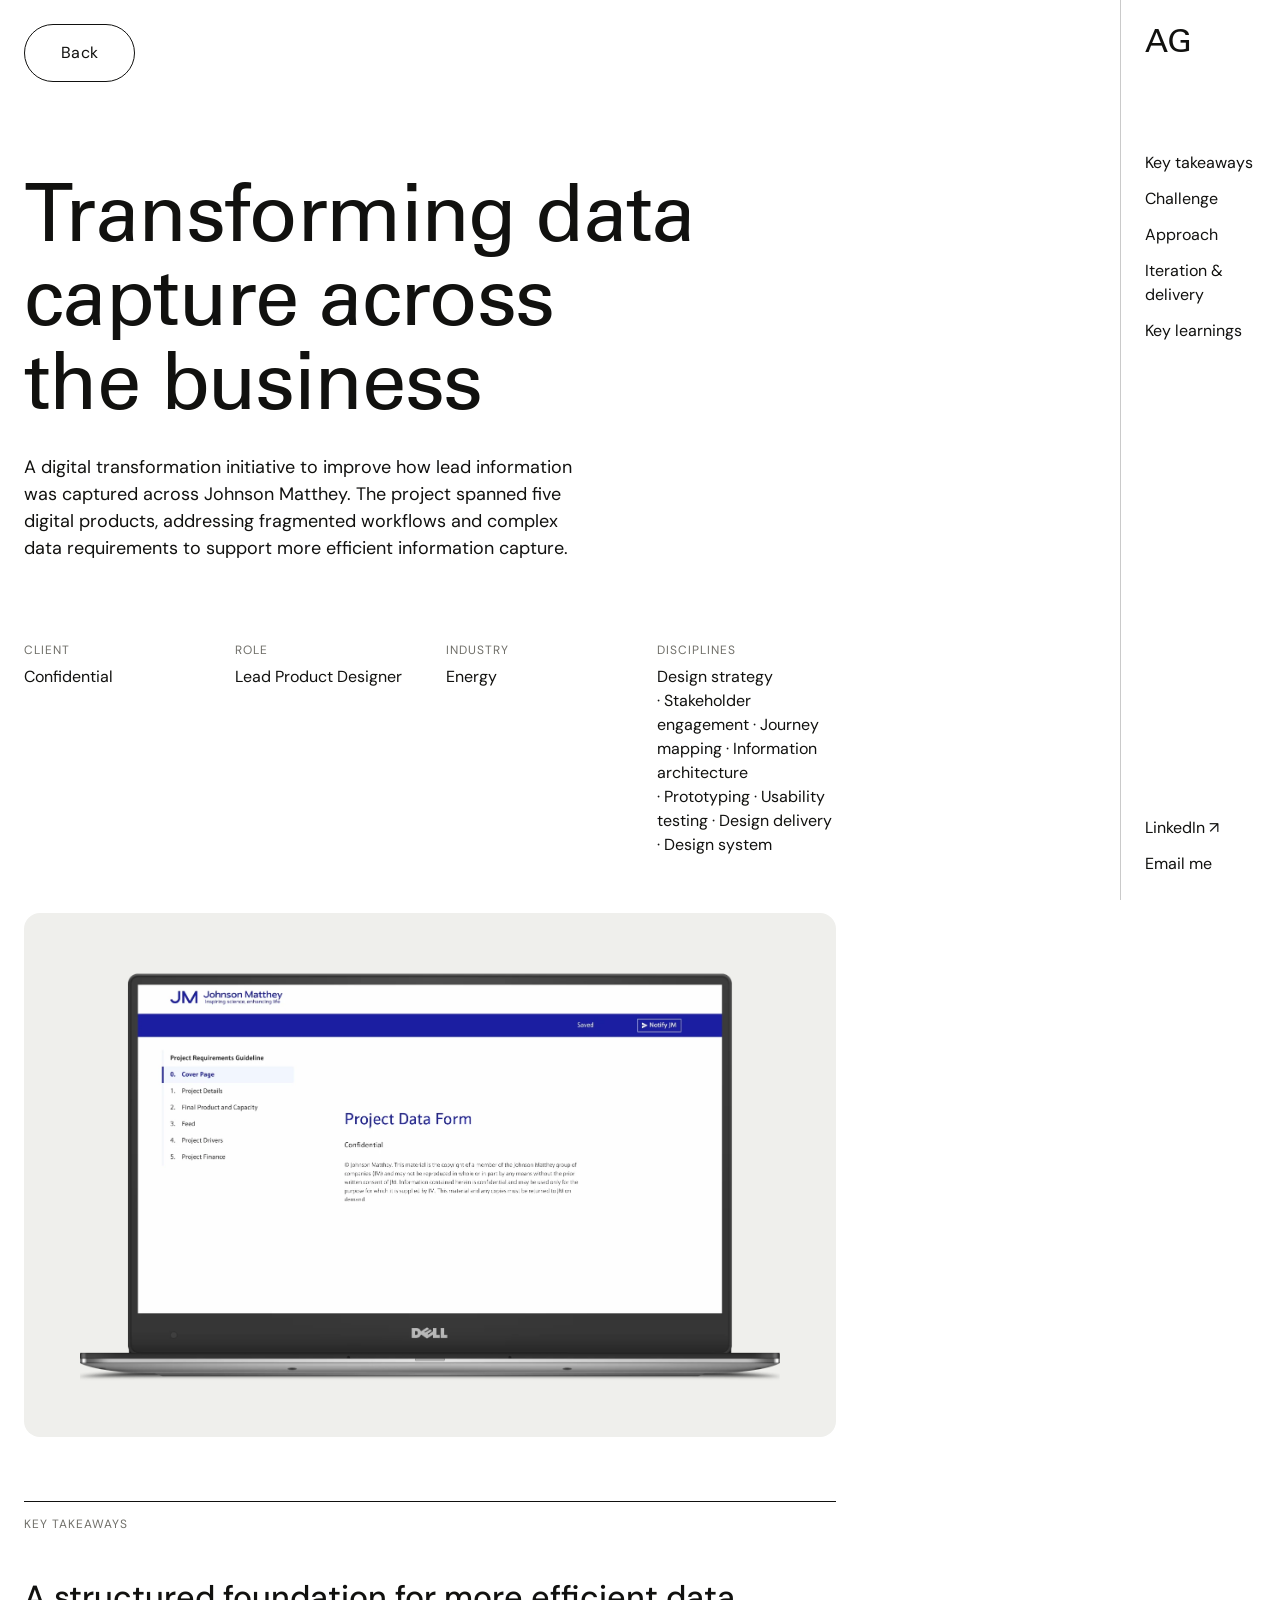
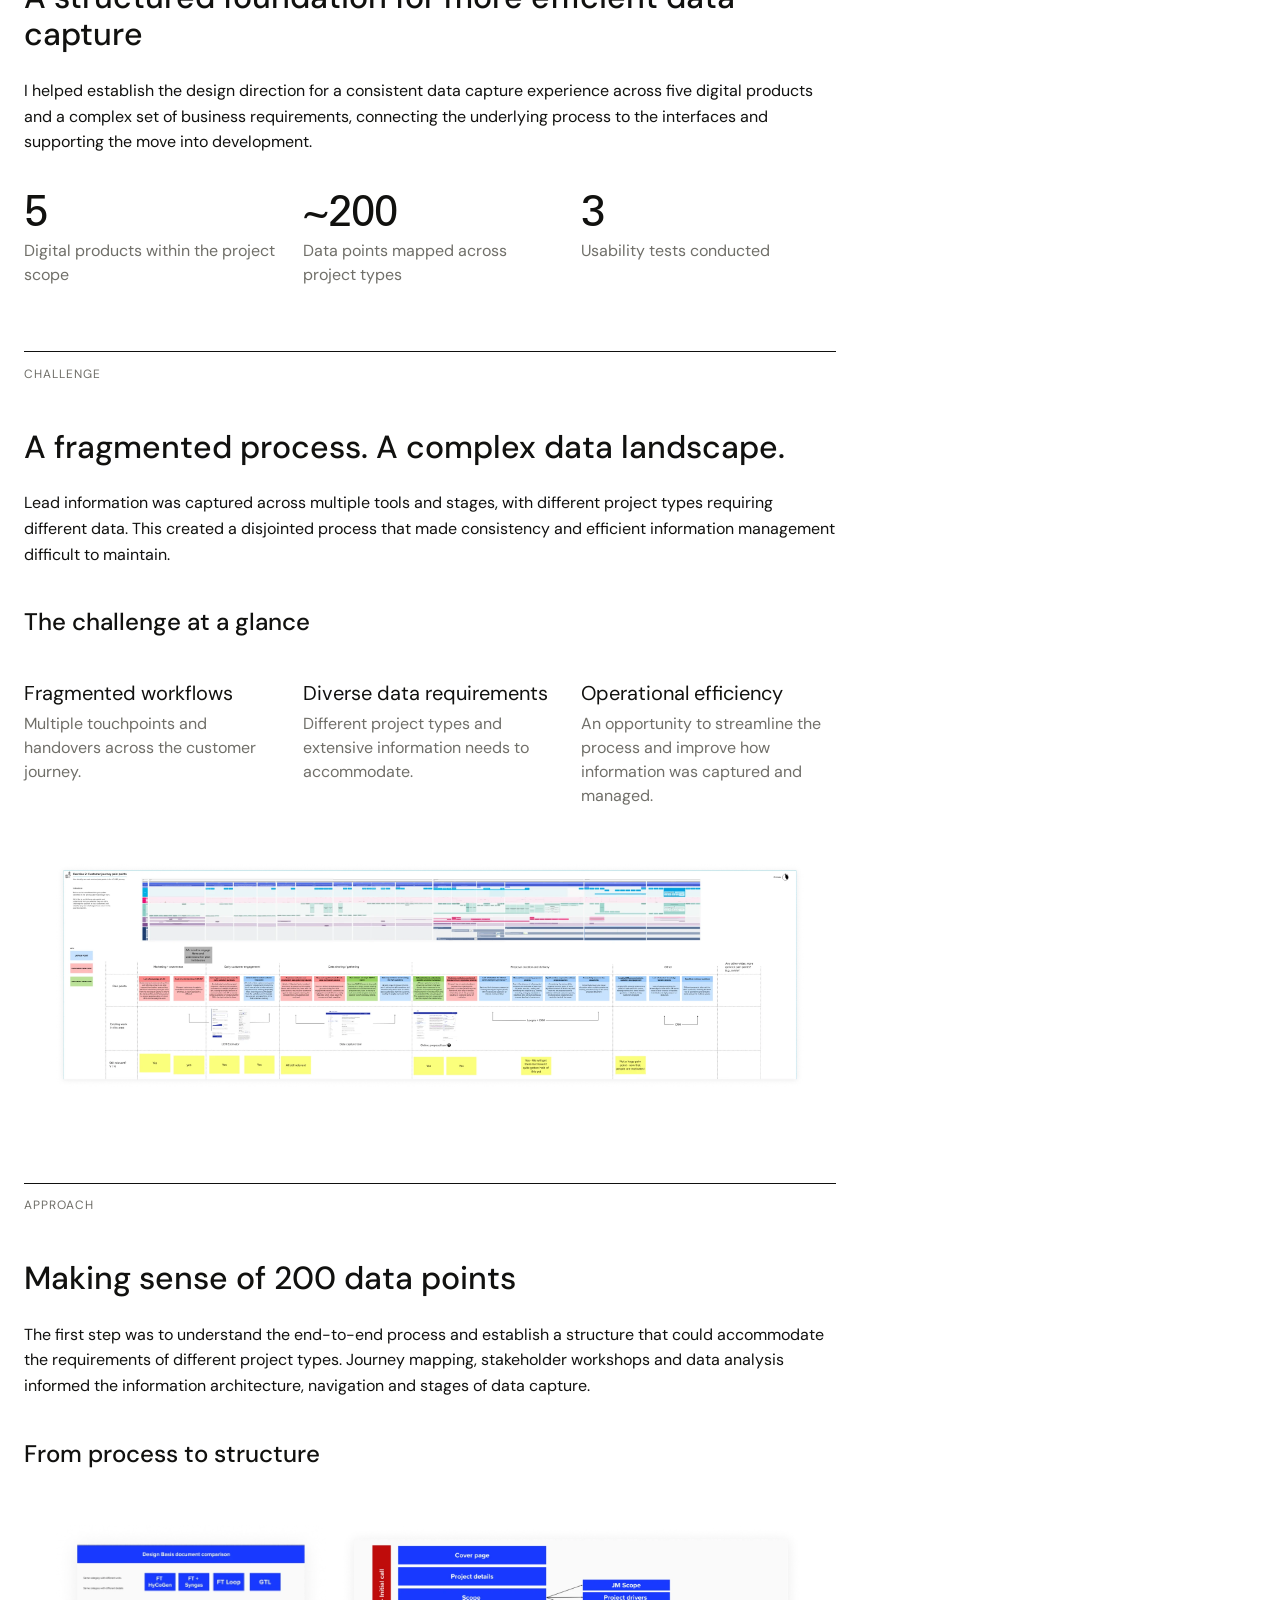
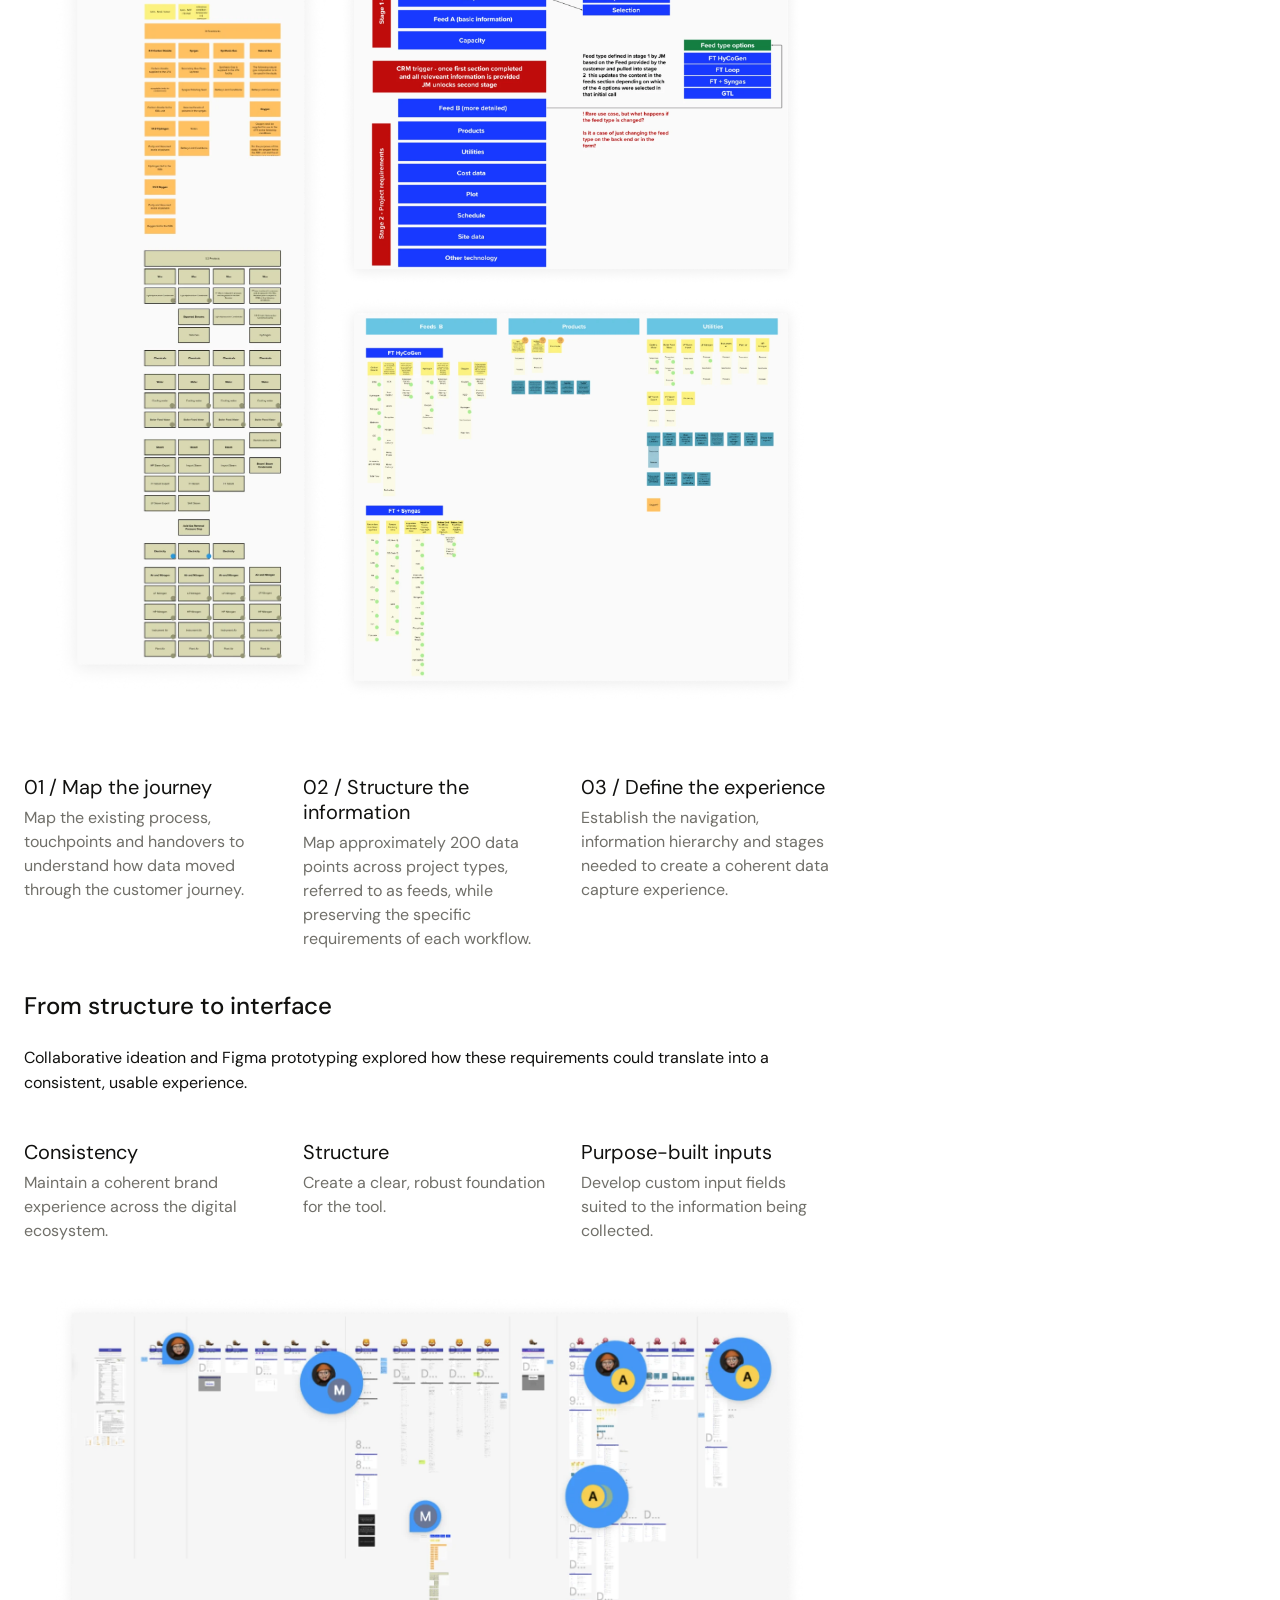
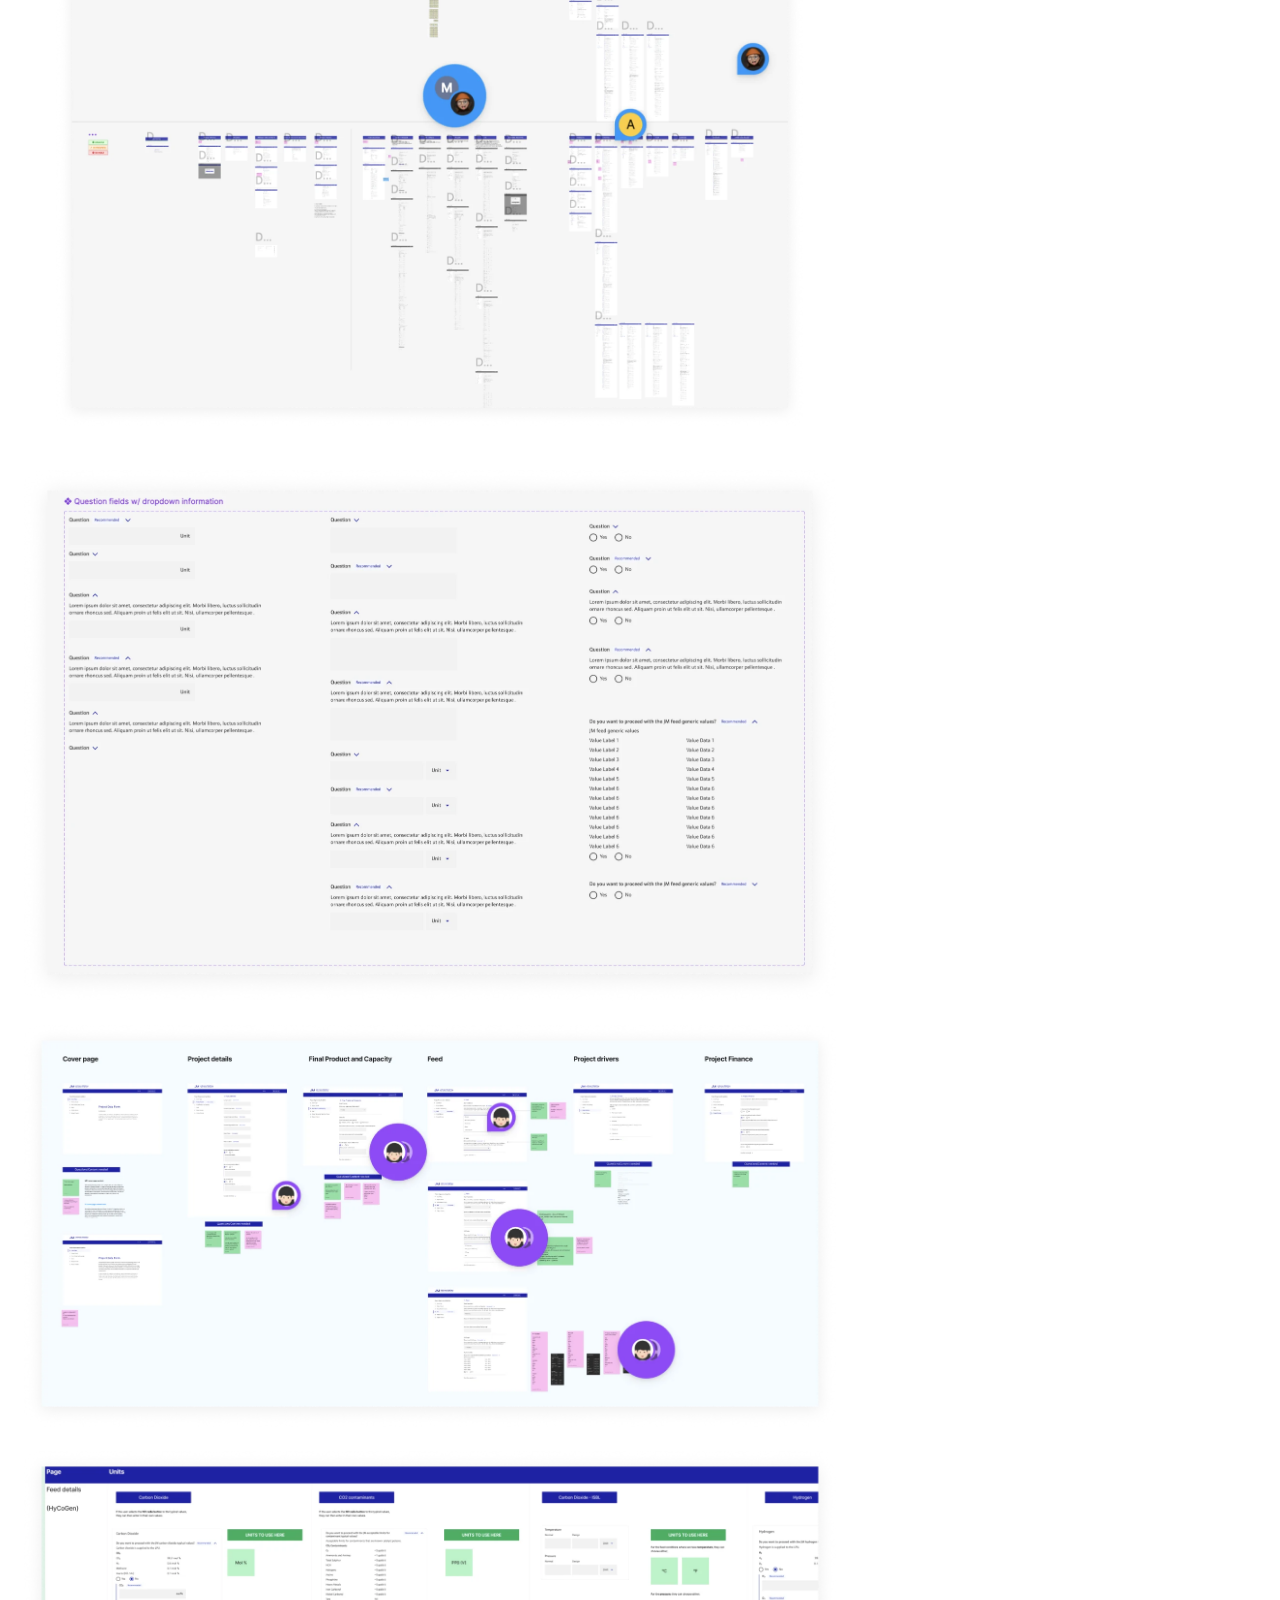
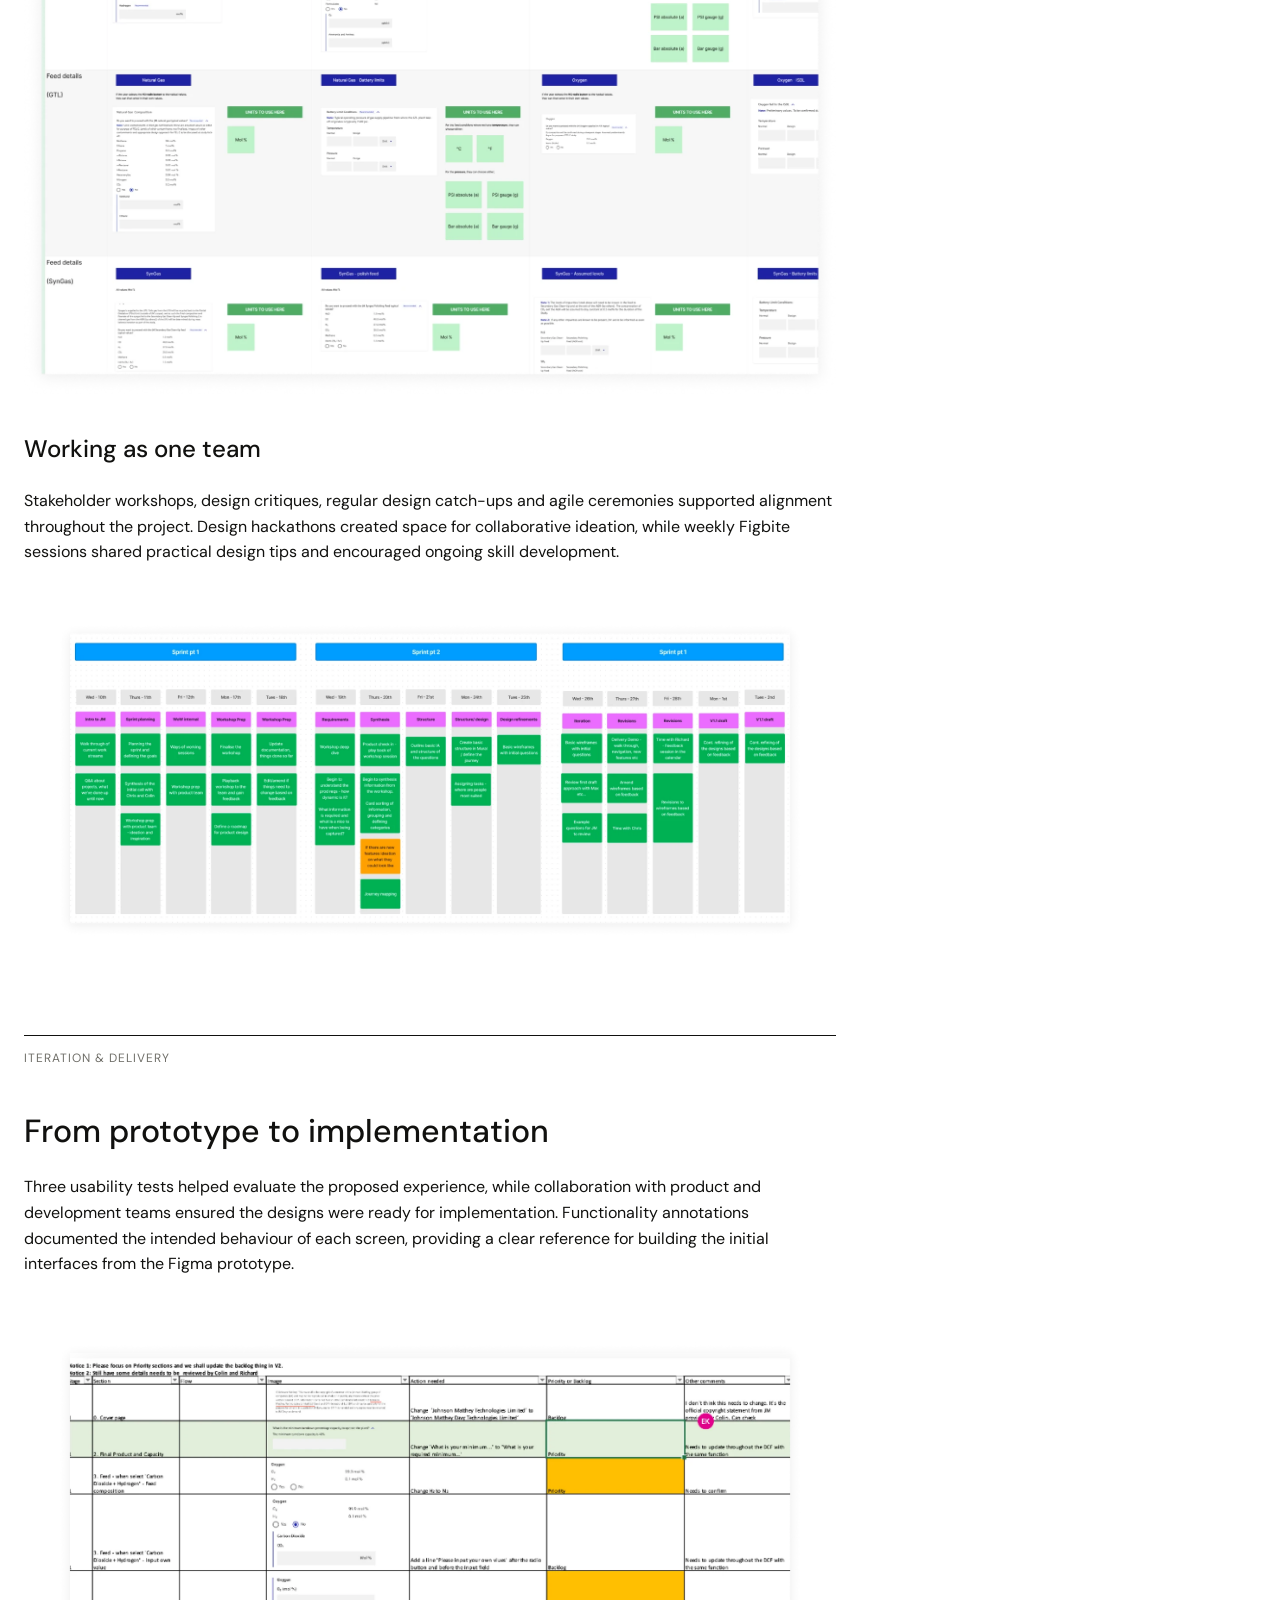
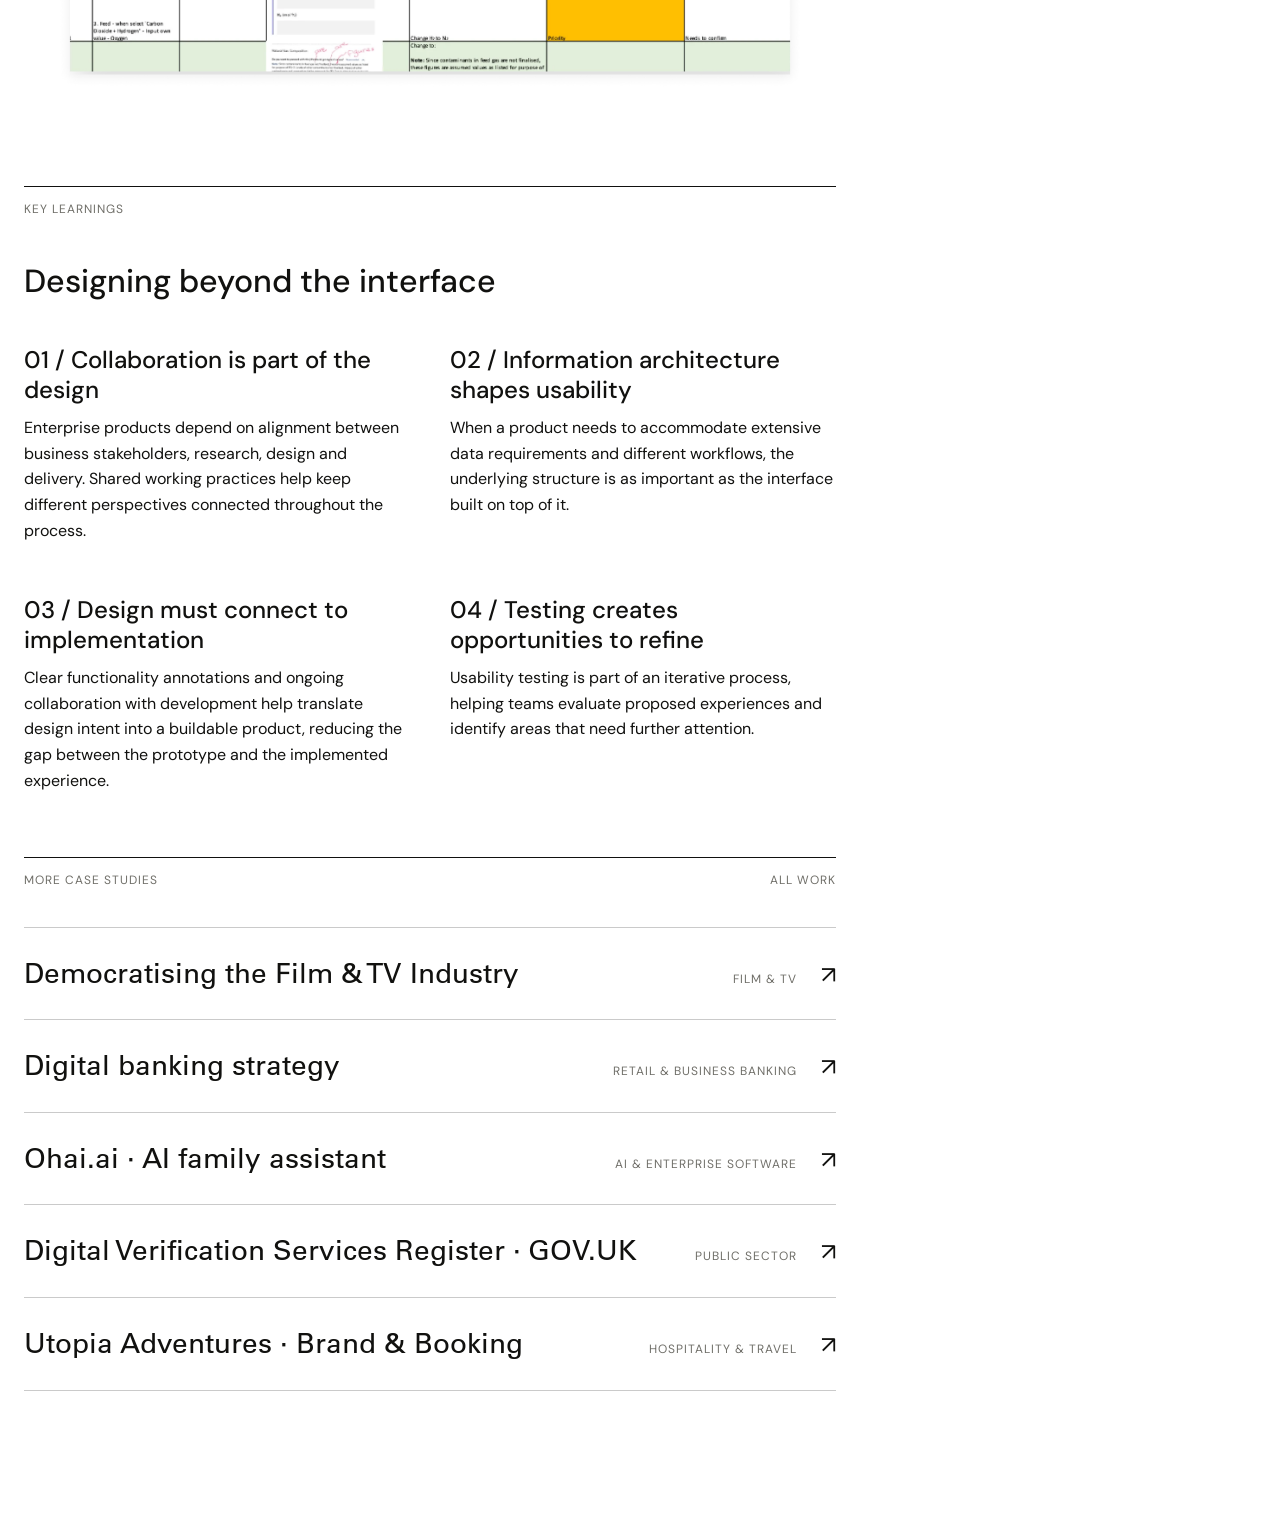
<file: data-capture.html>
<!doctype html>
<html lang="en">
<head>
<meta charset="utf-8">
<meta name="viewport" content="width=device-width, initial-scale=1">
<title>Transforming data capture across the business · Case Study</title>
<script src="./support.js"></script>
</head>
<body>
<x-dc>
<helmet>
<link rel="preload" href="assets/69cf2f3ba9108901963ca83699d9c30d.ttf" as="font" type="font/ttf" crossorigin="">
<link rel="preconnect" href="https://fonts.googleapis.com">
<link href="https://fonts.googleapis.com/css2?family=DM+Sans:opsz,wght@9..40,400;9..40,500;9..40,600&amp;family=Forum&amp;display=swap" rel="stylesheet">
<style>
@font-face{font-family:'Univers';src:url(assets/69cf2f3ba9108901963ca83699d9c30d.ttf) format('truetype');font-weight:400;font-style:normal;font-display:swap}
body{margin:0;background:#ffffff}
a{color:#11110f;text-decoration:none}a:hover{color:#706f69}
.site{--ink:#11110f;--muted:#706f69;--line:rgba(17,17,15,.22);--bg:#ffffff;--pill:#f4f1e9;--pill-dark:#2a2a28;--green:#20a75a;--panel:#efefec;background:var(--bg);color:var(--ink);font-family:'DM Sans',system-ui,sans-serif;font-variation-settings:"opsz" 14;font-weight:400;-webkit-font-smoothing:antialiased}
.serif{font-family:'Univers',Helvetica,Arial,sans-serif;font-weight:400;font-style:normal}
.sans{font-family:'DM Sans',system-ui,sans-serif;font-variation-settings:"opsz" 14;font-weight:400;font-style:normal}
.eyebrow{margin:0;font-size:12px;line-height:17.28px;letter-spacing:1px;text-transform:uppercase;color:var(--muted);font-family:'DM Sans',system-ui,sans-serif}
html{scroll-behavior:smooth}
*{box-sizing:border-box}
img{display:block;width:100%;height:auto}
strong,b{font-weight:600}

/* Same page-frame rules as the homepage and the other case studies */
.wrap{max-width:1280px;margin:0 auto;display:flex;justify-content:space-between;align-items:flex-start}
.main{flex:1 1 auto;min-width:0;max-width:860px;padding:24px;padding-bottom:96px;box-sizing:border-box}

.side{flex:0 0 160px;width:160px;position:sticky;top:0;height:100vh;overflow-y:auto;box-sizing:border-box;padding:24px;border-left:1px solid var(--line);background:var(--bg);display:grid;grid-template-rows:auto minmax(16px,1fr) auto minmax(48px,5fr) auto;justify-items:start}
.side-logo{grid-row:1;font-style:normal;font-size:32px;line-height:32px;align-self:flex-start}
.side-nav{grid-row:3;display:flex;flex-direction:column;align-items:flex-start;gap:12px}
.side-nav a{font-size:16px;line-height:24px}
.side-social{grid-row:5;align-self:end;display:flex;flex-direction:column;align-items:flex-start;gap:12px}
.side-social a{font-size:16px;line-height:24px}
/* Email me: a button that copies the address; reset so it looks and behaves exactly like the sidebar links */
.side-email{appearance:none;-webkit-appearance:none;background:none;border:0;border-radius:0;margin:0;padding:0;font:inherit;font-size:16px;line-height:24px;color:#11110f;text-align:left;cursor:pointer;align-self:flex-start}
.side-email:hover{color:#706f69}
.side-email-sr{position:absolute;width:1px;height:1px;margin:-1px;padding:0;overflow:hidden;clip:rect(0 0 0 0);clip-path:inset(50%);white-space:nowrap;border:0}
.side-email-fallback{margin:0;font-size:12px;line-height:18px;color:var(--muted)}
.side-email-fallback[hidden]{display:none}
.side-email-address{display:block;color:var(--ink);overflow-wrap:anywhere;-webkit-user-select:all;user-select:all}

.mhead{display:none;align-items:center;justify-content:space-between;padding:13.6px 20px;border-bottom:1px solid var(--line);background:rgba(255,255,255,.94);-webkit-backdrop-filter:blur(12px);backdrop-filter:blur(12px)}
.mhead-logo{font-style:normal;font-size:24px;line-height:36px}

/* Back button: understated pill, reusing the site's pill token, with an intentional hover shift */
.back-pill{display:inline-flex;align-items:center;padding:16px 36px;border:1px solid var(--ink);border-radius:999px;background:transparent;color:var(--ink);font-size:16px;line-height:24px;letter-spacing:.02em;transition:background .25s ease,color .25s ease,transform .25s cubic-bezier(.2,.7,.2,1)}
.back-pill:hover,.back-pill:focus-visible{background:var(--ink);color:var(--bg);transform:translateX(-3px)}
.back-pill:focus-visible{outline:2px solid var(--ink);outline-offset:4px}
.back-pill:active{transform:translateX(-1px) scale(.97)}

/* Shared case-study header: title and intro on the first row, project details on a second row beneath them */
.cs-hero{display:flex;flex-direction:column;gap:56px;padding:88px 0 0}
.cs-hero-lead{display:flex;flex-direction:column;gap:32px}
.cs-meta{margin:0;display:grid;grid-auto-flow:column;grid-auto-columns:minmax(0,1fr);gap:24px 32px;padding-top:24px}
.cs-meta > div{display:flex;flex-direction:column;gap:6px}
.cs-meta dd{line-height:1.5}

/* Case-study section rhythm, reusing the homepage's .sec / .sec-head components */
.sec{padding-top:64px}
.sec-head{display:flex;justify-content:space-between;align-items:flex-start;gap:16px;border-top:1px solid var(--ink);padding:13.6px 0;min-height:44.5px;box-sizing:border-box}
.cs-body{padding-top:32px;display:flex;flex-direction:column;gap:24px}
/* Every section title, secondary heading and body block spans the full content column; no element sets its own width. */
.cs-body > :is(h2,h3,h4,p,ul,ol),.cs-body > div > :is(h2,h3,h4,p,ul,ol){width:100%;max-width:none}
.cs-body > h3{margin-top:16px!important}

/* Case-specific: product-suite hero, visual panels, at-a-glance grids and figures */
.dc-panel{position:relative;overflow:hidden;border-radius:16px;background:var(--panel);padding:clamp(12px,3vw,32px)}
.dc-panel img{border-radius:8px}
/* Sections 01–03: images sit directly on the page; the panel keeps its padding so sizing and position are unchanged */
.dc-panel.dc-clear{background:transparent}
.dc-suite{display:grid;grid-template-columns:repeat(5,minmax(0,1fr));gap:clamp(8px,1.2vw,14px);align-items:start}
.dc-suite img{border-radius:6px}
.dc-wide{overflow-x:auto;-webkit-overflow-scrolling:touch;overscroll-behavior-x:contain}
.dc-wide img{min-width:0}
.dc-ia{display:grid;grid-template-columns:minmax(0,.58fr) minmax(0,1fr);gap:12px;align-items:start}
.dc-ia-col{display:flex;flex-direction:column;gap:12px}
.dc-trio{display:grid;grid-template-columns:minmax(0,1fr);gap:24px}
.dc-trio figure{margin:0;overflow:hidden;border-radius:12px;background:transparent}
.dc-trio img{width:100%;height:auto;border-radius:0}
.dc-cap{font-size:16px;line-height:1.5;color:var(--muted)}

.dc-glance{display:grid;grid-template-columns:repeat(3,minmax(0,1fr));gap:24px;padding-top:20px}
.dc-glance > div{display:flex;flex-direction:column;gap:6px}
.dc-glance-t{font-family:'DM Sans',system-ui,sans-serif;font-variation-settings:"opsz" 14;font-style:normal;font-weight:400;font-size:20px;line-height:1.25}
.dc-glance-d{font-size:16px;line-height:1.5;color:var(--muted)}
.dc-stats{display:grid;grid-template-columns:repeat(3,minmax(0,1fr));gap:24px;padding-top:8px}
.dc-stats.two{grid-template-columns:repeat(2,minmax(0,1fr))}
.dc-stat{display:flex;flex-direction:column;gap:6px}
.dc-stat-num{font-size:44px;line-height:1.05;letter-spacing:-.02em}
.dc-stat-label{font-size:16px;line-height:1.5;color:var(--muted)}
.dc-note{margin:0;font-size:16px;line-height:1.5;color:var(--muted)}
.dc-learn{display:grid;grid-template-columns:repeat(2,minmax(0,1fr));gap:32px 40px}
.dc-learn > div{display:flex;flex-direction:column;gap:10px;padding-top:20px}
.dc-learn h3{margin:0;font-size:24px;line-height:1.25;font-weight:500}
.dc-learn p{margin:0;font-size:16px;line-height:1.6}

/* Large desktop: use more of the available width, exactly as the homepage does */
@media (min-width:1600px){
.wrap{max-width:min(92vw,1920px)}
.main{max-width:1180px;padding-left:48px;padding-right:48px}
.side{width:160px;flex:0 0 160px}
}

/* Large monitors (1440px and up): section dividers and media keep the full content width; titles, body text and text-led blocks keep an 812px reading measure, and the top section keeps its standard-desktop proportions. Left alignment is unchanged. */
@media (min-width:1440px){
.site{--cs-measure:812px}
.cs-hero{max-width:var(--cs-measure)}
.cs-body > :not(figure):not(:has(img,video,iframe,figure)){max-width:var(--cs-measure)}
}

/* Tablet: header nav replaces the side column */
@media (max-width:1079px){
.wrap{display:block}
.side{display:none}
.mhead{display:flex;padding:13.6px 24px}
.main{max-width:none}
}

/* Mobile: matches the homepage's 402px Figma frame breakpoint */
@media (max-width:767px){
.cs-hero{padding:56px 0 0;gap:40px}
.cs-meta{grid-auto-flow:row;grid-template-columns:repeat(2,minmax(0,1fr))}
.mhead{padding:13.6px 20px}
.main{padding:20px;padding-bottom:64px}
.sec-head{min-height:45.9px}
.dc-suite{display:flex;overflow-x:auto;scroll-snap-type:x mandatory;-webkit-overflow-scrolling:touch;gap:10px;margin:0 -12px;padding:0 12px 4px}
.dc-suite img{flex:0 0 72%;scroll-snap-align:start}
.dc-wide img{width:auto;max-width:none;height:260px}
.dc-ia{grid-template-columns:1fr}
.dc-ia > img{max-width:64%;margin:0 auto}
.dc-trio{grid-template-columns:1fr}
.dc-trio figure{aspect-ratio:auto}
.dc-trio img{height:auto}
.dc-glance,.dc-stats,.dc-stats.two,.dc-learn{grid-template-columns:1fr;gap:16px}
.dc-learn{gap:24px}
}

/* Case-study storytelling kit, shared by every case study so the structure scales.
   Page order: hero, lead visual, At a glance, AI in this project, Delivery speed, then the narrative sections.
   .cs-tbc, .cs-tag.tbc and .cs-visual-todo mark information still to be provided: remove each one before export. */
.cs-visual{margin:0;display:flex;flex-direction:column;gap:12px}
.cs-visual-stage{position:relative;overflow:hidden;border-radius:16px;background:var(--pill)}
.cs-visual-stage > img,.cs-visual-stage > video{display:block;width:100%;height:auto}
.cs-visual-todo{display:flex;align-items:center;justify-content:center;min-height:280px;padding:32px;border:1px dashed #b45309;border-radius:16px;background:#fff7e6;color:#8a3b00;font-size:16px;line-height:1.5;text-align:center}
.cs-cap{font-size:16px;line-height:1.5;color:var(--muted)}
.cs-impact{display:grid;grid-template-columns:repeat(3,minmax(0,1fr));gap:32px}
.cs-impact > div{display:flex;flex-direction:column;gap:12px;padding-top:20px}
.cs-impact h3{margin:0;font-size:24px;line-height:1.25;font-weight:500}
.cs-impact p{margin:0;font-size:16px;line-height:1.6}
.cs-evidence{margin:0;font-size:16px;line-height:1.6;color:var(--muted)}
.cs-rows{list-style:none;margin:0;padding:0}
.cs-rows li{display:grid;grid-template-columns:minmax(0,.9fr) minmax(0,1.8fr) minmax(120px,auto);gap:24px;align-items:start;padding:20px 0}
.cs-row-t{font-size:16px;line-height:1.5;font-weight:600}
.cs-row-d{font-size:16px;line-height:1.6}
.cs-row-x{justify-self:end;text-align:right;font-size:16px;line-height:1.5}
.cs-time{font-weight:600;white-space:nowrap}
/* Workflow labels: one soft tint per category, with a matching dot; text passes 4.5:1 on every tint */
.cs-tag{display:inline-flex;align-items:center;gap:6px;border-radius:999px;padding:4px 10px;font-size:12px;line-height:18px;letter-spacing:.84px;text-transform:uppercase;white-space:nowrap;border:1px solid transparent;color:var(--ink);background:var(--pill)}
.cs-tag::before{content:"";flex:none;width:6px;height:6px;border-radius:50%;background:currentColor}
.cs-tag.ai-first{background:#ecebfa;border-color:#dcd9f5;color:#423ca0}
.cs-tag.ai-assisted{background:#e2f1ea;border-color:#cfe6db;color:#1d6a4c}
.cs-tag.human{background:#f5ebe1;border-color:#ecdccd;color:#8c4a26}
.cs-tag.tbc{border-style:dashed;border-color:#b45309;color:#8a3b00;background:#fff7e6}
.cs-tag.tbc::before{content:none}
.cs-ai{display:grid;grid-template-columns:repeat(3,minmax(0,1fr));gap:32px}
.cs-ai > div{display:flex;flex-direction:column;gap:10px;padding-top:20px}
.cs-ai h3{margin:0;font-size:20px;line-height:1.3;font-weight:500}
.cs-ai p{margin:0;font-size:16px;line-height:1.6}
.cs-tbc{padding:1px 6px;border:1px dashed #b45309;border-radius:4px;background:#fff7e6;color:#8a3b00;font-size:14px;line-height:1.7;-webkit-box-decoration-break:clone;box-decoration-break:clone}
@media (max-width:767px){
.cs-impact,.cs-ai{grid-template-columns:1fr;gap:24px}
.cs-rows li{grid-template-columns:1fr;gap:8px}
.cs-row-x{justify-self:start;text-align:left}
}

/* Case-study sidebar: links to this page's own sections; the one in view is underlined */
.cs-section[id]{scroll-margin-top:24px}
.side-nav a.is-active{text-decoration:underline;text-decoration-thickness:1px;text-underline-offset:5px}

/* More case studies */
.cs-next{padding-bottom:40px}
.cs-next-list{list-style:none;margin:0;padding:24px 0 0}
.cs-next-item{display:grid;grid-template-columns:minmax(0,1fr) auto;align-items:baseline;column-gap:24px;padding:28px 0;border-top:1px solid var(--line);color:var(--ink);transition:opacity .35s ease}
.cs-next-list li:last-child .cs-next-item{border-bottom:1px solid var(--line)}
.cs-next-item:hover,.cs-next-item:focus-visible{color:var(--ink)}
.cs-next-title{display:inline;justify-self:start;font-size:28px;line-height:1.2;padding-bottom:2px;background:linear-gradient(currentColor,currentColor) no-repeat 0 100% / 0 1px;transition:transform .45s cubic-bezier(.2,.7,.2,1),background-size .45s cubic-bezier(.2,.7,.2,1)}
.cs-next-meta{display:flex;align-items:baseline;gap:24px}
.cs-next-meta .eyebrow{white-space:nowrap}
.cs-next-arrow{display:inline-block;font-family:'DM Sans',system-ui,sans-serif;font-size:24px;line-height:24px;transition:transform .45s cubic-bezier(.2,.7,.2,1)}
.cs-next-list:hover .cs-next-item:not(:hover),.cs-next-list:focus-within .cs-next-item:not(:focus-visible):not(:hover){opacity:.35}
.cs-next-item:hover .cs-next-title,.cs-next-item:focus-visible .cs-next-title{transform:translateX(14px);background-size:100% 1px}
.cs-next-item:hover .cs-next-arrow,.cs-next-item:focus-visible .cs-next-arrow{transform:translate(4px,-4px)}
.cs-next-item:focus-visible,.cs-next .sec-head a:focus-visible{outline:2px solid var(--ink);outline-offset:4px}
@media (max-width:767px){
.cs-next-item{grid-template-columns:minmax(0,1fr) 24px;column-gap:12px;row-gap:8px;padding:22px 0;align-items:start}
.cs-next-title{font-size:24px;grid-column:1}
.cs-next-meta{display:contents}
.cs-next-meta .eyebrow{grid-column:1;grid-row:2;white-space:normal}
.cs-next-arrow{grid-column:2;grid-row:1;justify-self:end}
}
@media (prefers-reduced-motion:reduce){.cs-next-title,.cs-next-arrow{transition:none}.cs-next-item:hover .cs-next-title,.cs-next-item:focus-visible .cs-next-title,.cs-next-item:hover .cs-next-arrow,.cs-next-item:focus-visible .cs-next-arrow{transform:none}}

/* Motion polish: page content fades out as you leave and settles in when the next page is ready (the sidebar stays put), gentle scrolling and one hover timing across the site; reduced motion keeps only plain fades */
.main{animation:ag-in .4s cubic-bezier(.2,.7,.2,1) backwards}
html.ag-leaving .main{opacity:0;transition:opacity .18s ease}
@keyframes ag-in{from{opacity:0;transform:translateY(8px)}}
@keyframes ag-fade{from{opacity:0}}
:where(a){transition:color .2s ease,opacity .2s ease}
.side-email,.talk{transition:color .2s ease}
.side-nav a{text-decoration:underline;text-decoration-color:transparent;text-decoration-thickness:1px;text-underline-offset:5px;transition:color .2s ease,text-decoration-color .25s ease}
.side-nav a.is-active{text-decoration-color:currentColor}
:where(a,button):focus-visible{outline:2px solid var(--ink,#11110f);outline-offset:4px}
@media (hover:none){
.cs-next-list:hover .cs-next-item:not(:hover){opacity:1}
.cs-next-item:hover .cs-next-title,.cs-next-item:hover .cs-next-arrow{transform:none}
}
@media (prefers-reduced-motion:reduce){
html{scroll-behavior:auto}
.main{animation-name:ag-fade;animation-duration:.25s}
.back-pill,.back-pill:hover,.back-pill:focus-visible,.back-pill:active{transform:none}
}
</style>
</helmet>
<div class="site">
  <header class="mhead">
    <a class="mhead-logo serif" href="index.html" aria-label="Ana García, home">AG</a>
  </header>

  <div class="wrap" id="top">
    <main class="main">

      <a href="index.html" class="back-pill sans">Back</a>

      <header class="cs-hero">
        <div class="cs-hero-lead">
          
          <h1 class="serif" style="margin: 0; font-style: normal; font-size: clamp(40px, 7vw, 80px); line-height: 1.05; letter-spacing: -0.02em; font-weight: 400">Transforming data capture across the&nbsp;business</h1>
          <p class="lead" style="margin: 0; font-size: 18px; line-height: 1.5; color: #11110f; max-width: 48ch; text-wrap: pretty;">A digital transformation initiative to improve how lead information was captured across Johnson Matthey. The project spanned five digital products, addressing fragmented workflows and complex data requirements to support more efficient information capture.</p>
        </div>
        <dl class="cs-meta">
          <div style="display: flex; flex-direction: column; gap: 6px;">
            <dt class="eyebrow" style="margin:0">Client</dt>
            <dd style="margin: 0; font-size: 16px;">Confidential</dd>
          </div><div style="display: flex; flex-direction: column; gap: 6px;">
            <dt class="eyebrow" style="margin:0">ROLE</dt>
            <dd style="margin: 0; font-size: 16px;">Lead Product Designer</dd>
          </div>
          <div style="display: flex; flex-direction: column; gap: 6px;">
            <dt class="eyebrow" style="margin:0">Industry</dt>
            <dd style="margin: 0; font-size: 16px;">Energy</dd>
          </div><div style="display: flex; flex-direction: column; gap: 6px;">
            <dt class="eyebrow" style="margin:0">DISCIPLINES</dt>
            <dd style="margin: 0; font-size: 16px; line-height: 1.5;">Design strategy ·&nbsp;Stakeholder engagement ·&nbsp;Journey mapping · Information architecture ·&nbsp;Prototyping · Usability testing ·&nbsp;Design delivery ·&nbsp;Design system</dd>
          </div>
          
        </dl>
      </header>

      <figure class="cs-visual" style="margin-top: 56px">
        <div class="dc-panel" style="padding: clamp(20px, 5vw, 56px);"><img src="assets/8b478029cb7edef75cb2bd23f35583e4.webp" alt="Final Data Capture Form in a laptop mock-up, open on the Project Data Form cover page" style="border-radius: 0;"></div>
      </figure>

      <section class="cs-section sec" id="key-takeaways">
        <div class="sec-head"><span class="cs-label eyebrow">Key takeaways</span></div>
        <div class="cs-body">
          <h2 class="sans" style="margin: 0; font-size: 32px; line-height: 1.18; font-weight: 500;">A structured foundation for more efficient data capture</h2>
          <p style="margin: 0; font-size: 16px; line-height: 1.6; text-wrap: pretty; color: #11110f;">I helped establish the design direction for a consistent data capture experience across five digital products and a complex set of business requirements, connecting the underlying process to the interfaces and supporting the move into development.</p>
          <div class="dc-stats serif">
            <div class="dc-stat"><span class="dc-stat-num">5</span><span class="dc-stat-label sans">Digital products within the project scope</span></div>
            <div class="dc-stat"><span class="dc-stat-num">~200</span><span class="dc-stat-label sans">Data points mapped across project types</span></div>
            <div class="dc-stat"><span class="dc-stat-num">3</span><span class="dc-stat-label sans">Usability tests conducted</span></div>
          </div>
        </div>
      </section>

      <section class="cs-section sec" id="challenge">
        <div class="sec-head"><span class="cs-label eyebrow">Challenge</span></div>
        <div class="cs-body">
          <h2 class="sans" style="margin: 0; font-size: 32px; line-height: 1.18; font-weight: 500;">A fragmented process. A complex data landscape.</h2>
          <p style="margin: 0; font-size: 16px; line-height: 1.6; text-wrap: pretty; color: #11110f;">Lead information was captured across multiple tools and stages, with different project types requiring different data. This created a disjointed process that made consistency and efficient information management difficult to maintain.</p>
          <h3 class="sans" style="margin: 0; font-size: 24px; line-height: 1.25; font-weight: 500;">The challenge at a glance</h3>
          <div class="dc-glance">
            <div><span class="dc-glance-t">Fragmented workflows</span><span class="dc-glance-d">Multiple touchpoints and handovers across the customer journey.</span></div>
            <div><span class="dc-glance-t">Diverse data requirements</span><span class="dc-glance-d">Different project types and extensive information needs to accommodate.</span></div>
            <div><span class="dc-glance-t">Operational efficiency</span><span class="dc-glance-d">An opportunity to streamline the process and improve how information was captured and managed.</span></div>
          </div>
          <figure style="margin: 8px 0 0; margin-top: 0px">
            <div class="dc-panel dc-clear dc-wide"><img src="assets/37e63da719cba2ee52eeb62fec607044.webp" alt="Existing-state customer journey map: stages, tools and handovers"></div>
          </figure>
        </div>
      </section>

      <section class="cs-section sec" id="approach">
        <div class="sec-head"><span class="cs-label eyebrow">Approach</span></div>
        <div class="cs-body">
          <h2 class="sans" style="margin: 0; font-size: 32px; line-height: 1.18; font-weight: 500;">Making sense of 200 data points</h2>
          <p style="margin: 0; font-size: 16px; line-height: 1.6; text-wrap: pretty; color: #11110f;">The first step was to understand the end-to-end process and establish a structure that could accommodate the requirements of different project types. Journey mapping, stakeholder workshops and data analysis informed the information architecture, navigation and stages of data capture.</p>
          <h3 class="sans" style="margin: 0; font-size: 24px; line-height: 1.25; font-weight: 500;">From process to structure</h3>
          <figure style="margin: 0;">
            <div class="dc-panel dc-clear dc-ia">
              <img src="assets/b704e05a6b22af2a6f96dd8a9c07b6dd.webp" alt="Data architecture comparing feed types across categories">
              <div class="dc-ia-col">
                <img src="assets/c70f0dcfa2a995c89c7cf2f3ed275b63.webp" alt="Information architecture: navigation and the two stages of data capture">
                <img src="assets/bf677112eccfd64af1c008a113ca4ff8.webp" alt="Data mapping of feeds, products and utilities">
              </div>
            </div>
          </figure>
          <div class="dc-glance">
            <div><span class="dc-glance-t">01 / Map the journey</span><span class="dc-glance-d">Map the existing process, touchpoints and handovers to understand how data moved through the customer journey.</span></div>
            <div><span class="dc-glance-t">02 / Structure the information</span><span class="dc-glance-d">Map approximately 200 data points across project types, referred to as feeds, while preserving the specific requirements of each workflow.</span></div>
            <div><span class="dc-glance-t">03 / Define the experience</span><span class="dc-glance-d">Establish the navigation, information hierarchy and stages needed to create a coherent data capture experience.</span></div>
          </div>
          <h3 class="sans" style="margin: 0; font-size: 24px; line-height: 1.25; font-weight: 500;">From structure to interface</h3>
          <p style="margin: 0; font-size: 16px; line-height: 1.6; text-wrap: pretty; color: #11110f;">Collaborative ideation and Figma prototyping explored how these requirements could translate into a consistent, usable experience.</p>
          <div class="dc-glance">
            <div><span class="dc-glance-t">Consistency</span><span class="dc-glance-d">Maintain a coherent brand experience across the digital ecosystem.</span></div>
            <div><span class="dc-glance-t">Structure</span><span class="dc-glance-d">Create a clear, robust foundation for the tool.</span></div>
            <div><span class="dc-glance-t">Purpose-built inputs</span><span class="dc-glance-d">Develop custom input fields suited to the information being collected.</span></div>
          </div>
          <figure style="margin: 0; display: flex; flex-direction: column; gap: 12px;">
            <div class="dc-panel dc-clear"><img src="assets/41cc414cc091669fa264f3c9df6e741a.webp" alt="Figma explorations: early concepts, wireframes and screen layouts, with collaborators' comments"></div>
            <div class="dc-trio">
              <figure><img src="assets/6726f98907c314936e972e5c3ed2db18.webp" alt="Custom input fields: question fields with dropdown information"></figure>
              <figure><img src="assets/bbfd6b51bf2b6abd2c3188581776e4b0.webp" alt="Wireframes of each form section with the content still needed"></figure>
              <figure><img src="assets/be62f640ec5d505da8eae2e5d5b17cf9.webp" alt="Screen layouts for feed details with the units to use"></figure>
            </div>
          </figure>
          <h3 class="sans" style="margin: 0; font-size: 24px; line-height: 1.25; font-weight: 500;">Working as one team</h3>
          <p style="margin: 0; font-size: 16px; line-height: 1.6; text-wrap: pretty; color: #11110f;">Stakeholder workshops, design critiques, regular design catch-ups and agile ceremonies supported alignment throughout the project. Design hackathons created space for collaborative ideation, while weekly Figbite sessions shared practical design tips and encouraged ongoing skill development.</p>
          <figure style="margin: 0;">
            <div class="dc-panel dc-clear dc-wide"><img src="assets/7895c144bde8cf36baf436888e2d7199.webp" alt="Sprint planning board across three sprints, from requirements to wireframe revisions"></div>
          </figure>
        </div>
      </section>

      <section class="cs-section sec" id="iteration-delivery">
        <div class="sec-head"><span class="cs-label eyebrow">Iteration &amp; delivery</span></div>
        <div class="cs-body">
          <h2 class="sans" style="margin: 0; font-size: 32px; line-height: 1.18; font-weight: 500;">From prototype to implementation</h2>
          <p style="margin: 0; font-size: 16px; line-height: 1.6; text-wrap: pretty; color: #11110f;">Three usability tests helped evaluate the proposed experience, while collaboration with product and development teams ensured the designs were ready for implementation. Functionality annotations documented the intended behaviour of each screen, providing a clear reference for building the initial interfaces from the Figma prototype.</p>
          <figure style="margin: 8px 0 0;">
            <div class="dc-panel dc-clear dc-wide"><img src="assets/84bb341b9a2195e6ce4a612a0e598ee6.webp" alt="Delivery specifications: screens annotated with the action needed, priority and comments"></div>
          </figure>
        </div>
      </section>

      <section class="cs-section sec" id="key-learnings">
        <div class="sec-head"><span class="cs-label eyebrow">Key learnings</span></div>
        <div class="cs-body">
          <h2 class="sans" style="margin: 0; font-size: 32px; line-height: 1.18; font-weight: 500;">Designing beyond the interface</h2>
          <div class="dc-learn">
            <div>
              <h3 class="sans">01 / Collaboration is part of the design</h3>
              <p>Enterprise products depend on alignment between business stakeholders, research, design and delivery. Shared working practices help keep different perspectives connected throughout the process.</p>
            </div>
            <div>
              <h3 class="sans">02 / Information architecture shapes usability</h3>
              <p>When a product needs to accommodate extensive data requirements and different workflows, the underlying structure is as important as the interface built on top of it.</p>
            </div>
            <div>
              <h3 class="sans">03 / Design must connect to implementation</h3>
              <p>Clear functionality annotations and ongoing collaboration with development help translate design intent into a buildable product, reducing the gap between the prototype and the implemented experience.</p>
            </div>
            <div>
              <h3 class="sans">04 / Testing creates opportunities to refine</h3>
              <p>Usability testing is part of an iterative process, helping teams evaluate proposed experiences and identify areas that need further attention.</p>
            </div>
          </div>
        </div>
      </section>

      <section class="cs-section sec cs-next" aria-labelledby="cs-next-label">
        <div class="sec-head"><span class="cs-label eyebrow" id="cs-next-label">More case studies</span><a class="eyebrow" href="index.html#work">All work</a></div>
        <nav aria-label="More case studies"><ul class="cs-next-list">
          <li><a class="cs-next-item" href="film-tv.html"><span class="cs-next-title serif">Democratising the Film &amp; TV Industry</span><span class="cs-next-meta"><span class="eyebrow">Film &amp; TV</span><span class="cs-next-arrow" aria-hidden="true">↗</span></span></a></li>
          <li><a class="cs-next-item" href="digital-banking.html"><span class="cs-next-title serif">Digital banking strategy</span><span class="cs-next-meta"><span class="eyebrow">Retail &amp; Business Banking</span><span class="cs-next-arrow" aria-hidden="true">↗</span></span></a></li>
          <li><a class="cs-next-item" href="ohai.html"><span class="cs-next-title serif">Ohai.ai · AI family assistant</span><span class="cs-next-meta"><span class="eyebrow">AI &amp; Enterprise Software</span><span class="cs-next-arrow" aria-hidden="true">↗</span></span></a></li>
          <li><a class="cs-next-item" href="dsit.html"><span class="cs-next-title serif">Digital Verification Services Register · GOV.UK</span><span class="cs-next-meta"><span class="eyebrow">Public Sector</span><span class="cs-next-arrow" aria-hidden="true">↗</span></span></a></li>
          <li><a class="cs-next-item" href="utopia.html"><span class="cs-next-title serif">Utopia Adventures · Brand &amp; Booking</span><span class="cs-next-meta"><span class="eyebrow">Hospitality &amp; Travel</span><span class="cs-next-arrow" aria-hidden="true">↗</span></span></a></li>
        </ul></nav>
      </section>

    </main>

    <aside class="side sans" aria-label="Site navigation">
      <a class="side-logo serif" href="index.html" aria-label="Ana García, home">AG</a>
      <nav class="side-nav" aria-label="Case study sections">
        <a href="#key-takeaways">Key takeaways</a>
        <a href="#challenge">Challenge</a>
        <a href="#approach">Approach</a>
        <a href="#iteration-delivery">Iteration &amp; delivery</a>
        <a href="#key-learnings">Key learnings</a>
      </nav>
      <div class="side-social"><a href="https://www.linkedin.com/in/ana-garcia-villanueva/">LinkedIn <span aria-hidden="true">↗</span></a>
        <button type="button" class="side-email" data-copy-email="Anagvpersonal@gmail.com" aria-describedby="side-email-hint">Email me</button>
        <span class="side-email-sr" id="side-email-hint">Copies my email address to your clipboard</span>
        <span class="side-email-sr" role="status" aria-live="polite" data-copy-email-status=""></span>
        <p class="side-email-fallback" hidden="" data-copy-email-fallback="">Couldn’t copy automatically. Select and copy:<span class="side-email-address">Anagvpersonal@gmail.com</span></p>
      </div>
    </aside>
  </div>
</div>
</x-dc>
<script type="text/x-dc" data-dc-script data-props='{"$preview":{"width":1280,"height":11400}}'>
class Component extends DCLogic {
  // Sidebar section links: underline the section currently in view as the visitor scrolls.
  setupSectionNav() {
    if (window.__agSectionNav) return;
    window.__agSectionNav = true;
    let raf = 0, lock = false, lockTimer = 0;
    const update = () => {
      raf = 0;
      if (lock) return;
      const links = Array.from(document.querySelectorAll('.side-nav a[href^="#"]'));
      const items = links.map((a) => ({ a, el: document.getElementById(decodeURIComponent(a.getAttribute('href').slice(1))) })).filter((x) => x.el);
      if (!items.length) return;
      const line = window.innerHeight * 0.35;
      let cur = null;
      items.forEach((it) => { if (it.el.getBoundingClientRect().top <= line) cur = it; });
      const doc = document.documentElement;
      if (cur && window.innerHeight + window.scrollY >= doc.scrollHeight - 2) cur = items[items.length - 1];
      items.forEach((it) => {
        const on = it === cur;
        it.a.classList.toggle('is-active', on);
        if (on) it.a.setAttribute('aria-current', 'location'); else it.a.removeAttribute('aria-current');
      });
    };
    const request = () => { if (!raf) raf = requestAnimationFrame(update); };
    // A clicked section link is underlined straight away and held while the page glides there, so the underline doesn't flicker through the sections in between.
    const release = () => { clearTimeout(lockTimer); if (!lock) return; lock = false; request(); };
    document.addEventListener('click', (e) => {
      const a = e.target && e.target.closest ? e.target.closest('.side-nav a[href^="#"]') : null;
      if (!a) return;
      document.querySelectorAll('.side-nav a[href^="#"]').forEach((x) => {
        const on = x === a;
        x.classList.toggle('is-active', on);
        if (on) x.setAttribute('aria-current', 'location'); else x.removeAttribute('aria-current');
      });
      lock = true;
      clearTimeout(lockTimer);
      lockTimer = setTimeout(release, 1200);
      // Glide to the section without adding a history entry, so the browser's Back button returns to the previous page (same as the homepage links).
      const id = decodeURIComponent(a.getAttribute('href').slice(1));
      const el = id && document.getElementById(id);
      if (!el) return;
      e.preventDefault();
      const still = window.matchMedia && window.matchMedia('(prefers-reduced-motion: reduce)').matches;
      el.scrollIntoView({ behavior: still ? 'auto' : 'smooth', block: 'start' });
      try { history.replaceState(null, '', '#' + id); } catch (err) {}
    });
    window.addEventListener('scrollend', release);
    window.addEventListener('scroll', request, { passive: true });
    window.addEventListener('resize', request);
    update();
  }
  // Email me: copies the address to the clipboard, confirms for 2s, and falls back to a selectable address if copying is blocked.
  setupEmailCopy() {
    if (window.__agEmailCopy) return;
    window.__agEmailCopy = true;
    const timers = new WeakMap();
    const setLabel = (btn, text) => { const n = btn.firstChild; if (n && n.nodeType === 3) n.nodeValue = text; else btn.textContent = text; };
    const announce = (btn, msg) => {
      const s = btn.parentNode.querySelector('[data-copy-email-status]');
      if (!s) return;
      s.textContent = '';
      setTimeout(() => { s.textContent = msg; }, 60);
    };
    const legacyCopy = (text) => {
      const ta = document.createElement('textarea');
      ta.value = text; ta.setAttribute('readonly', '');
      ta.style.cssText = 'position:fixed;top:0;left:0;width:1px;height:1px;opacity:0;pointer-events:none';
      document.body.appendChild(ta); ta.select();
      let ok = false;
      try { ok = document.execCommand('copy'); } catch (e) { ok = false; }
      ta.remove();
      return ok;
    };
    const copy = (text) => {
      const modern = navigator.clipboard && window.isSecureContext ? navigator.clipboard.writeText(text) : Promise.reject(new Error('no clipboard'));
      return modern.catch(() => { if (!legacyCopy(text)) throw new Error('copy failed'); });
    };
    document.addEventListener('click', (e) => {
      const btn = e.target && e.target.closest ? e.target.closest('[data-copy-email]') : null;
      if (!btn) return;
      e.preventDefault();
      const email = btn.getAttribute('data-copy-email');
      const label = btn.getAttribute('data-label') || btn.textContent.trim();
      btn.setAttribute('data-label', label);
      const fallback = btn.parentNode.querySelector('[data-copy-email-fallback]');
      clearTimeout(timers.get(btn));
      copy(email).then(() => {
        if (fallback) fallback.hidden = true;
        setLabel(btn, 'Email copied!');
        announce(btn, 'Email address copied to clipboard');
        timers.set(btn, setTimeout(() => setLabel(btn, label), 2000));
      }, () => {
        setLabel(btn, label);
        if (fallback) {
          fallback.hidden = false;
          const addr = fallback.querySelector('.side-email-address');
          if (addr) { const r = document.createRange(); r.selectNodeContents(addr); const sel = window.getSelection(); sel.removeAllRanges(); sel.addRange(r); }
        }
        announce(btn, 'Couldn’t copy automatically. The email address, ' + email + ', is shown below the button and selected, ready to copy.');
      });
    });
  }
  // Motion: fade between pages, keep the homepage position when coming back from a case study, and pause card videos while they are off screen.
  setupMotion() {
    const isHome = !!document.querySelector('.cards .card');
    const flag = isHome ? '__agMotionHome' : '__agMotionCase';
    if (window[flag]) return;
    window[flag] = true;
    const KEY = 'ag-home-scroll', RET = 'ag-home-return';
    const get = (k) => { try { return sessionStorage.getItem(k); } catch (e) { return null; } };
    const set = (k, v) => { try { sessionStorage.setItem(k, v); } catch (e) {} };
    const del = (k) => { try { sessionStorage.removeItem(k); } catch (e) {} };
    // Leaving for another page: fade the content out while the next page loads (navigation is not delayed).
    const root = document.documentElement;
    document.addEventListener('click', (e) => {
      if (e.defaultPrevented || e.button !== 0 || e.metaKey || e.ctrlKey || e.shiftKey || e.altKey) return;
      const a = e.target && e.target.closest ? e.target.closest('a[href]') : null;
      if (!a || (a.target && a.target !== '_self') || a.hasAttribute('download')) return;
      const href = a.getAttribute('href') || '';
      if (!href || href.charAt(0) === '#') return;
      let url;
      try { url = new URL(a.href, location.href); } catch (err) { return; }
      if (url.origin !== location.origin || !/(\.html|\/)$/.test(url.pathname) || url.pathname === location.pathname) return;
      root.classList.add('ag-leaving');
      setTimeout(() => { if (e.defaultPrevented) root.classList.remove('ag-leaving'); }, 0);
      clearTimeout(window.__agLeaveTimer);
      window.__agLeaveTimer = setTimeout(() => root.classList.remove('ag-leaving'), 1500);
    });
    window.addEventListener('pageshow', () => root.classList.remove('ag-leaving'));
    if (!isHome) {
      document.addEventListener('click', (e) => { if (e.target && e.target.closest && e.target.closest('a.back-pill')) set(RET, '1'); }, true);
      return;
    }
    const save = () => set(KEY, String(Math.round(window.scrollY)));
    document.addEventListener('click', (e) => {
      const a = e.target && e.target.closest ? e.target.closest('a[href]') : null;
      if (a && (a.getAttribute('href') || '').charAt(0) !== '#') save();
    }, true);
    window.addEventListener('pagehide', save);
    let type = 'navigate';
    try { type = performance.getEntriesByType('navigation')[0].type; } catch (e) {}
    const y = parseInt(get(KEY), 10);
    const back = get(RET) === '1' || type === 'back_forward';
    del(RET);
    if (back && y > 0) {
      try { history.scrollRestoration = 'manual'; } catch (e) {}
      let moved = false;
      const go = () => { if (!moved) window.scrollTo({ top: y, left: 0, behavior: 'instant' }); };
      go();
      requestAnimationFrame(go);
      const stop = () => { moved = true; };
      window.addEventListener('wheel', stop, { once: true, passive: true });
      window.addEventListener('touchstart', stop, { once: true, passive: true });
      if (document.fonts && document.fonts.ready) document.fonts.ready.then(go);
    }
    if ('IntersectionObserver' in window) {
      const io = new IntersectionObserver((entries) => entries.forEach((en) => {
        const v = en.target;
        if (en.isIntersecting) { const p = v.play(); if (p && p.catch) p.catch(() => {}); } else v.pause();
      }), { rootMargin: '200px 0px' });
      document.querySelectorAll('.cards video').forEach((v) => io.observe(v));
    }
  }
  componentDidMount() {
    this.setupMotion();
    this.setupEmailCopy();
    this.setupSectionNav();
  }
  renderVals() {
    return {};
  }
}
</script>
</body>
</html>
</file>
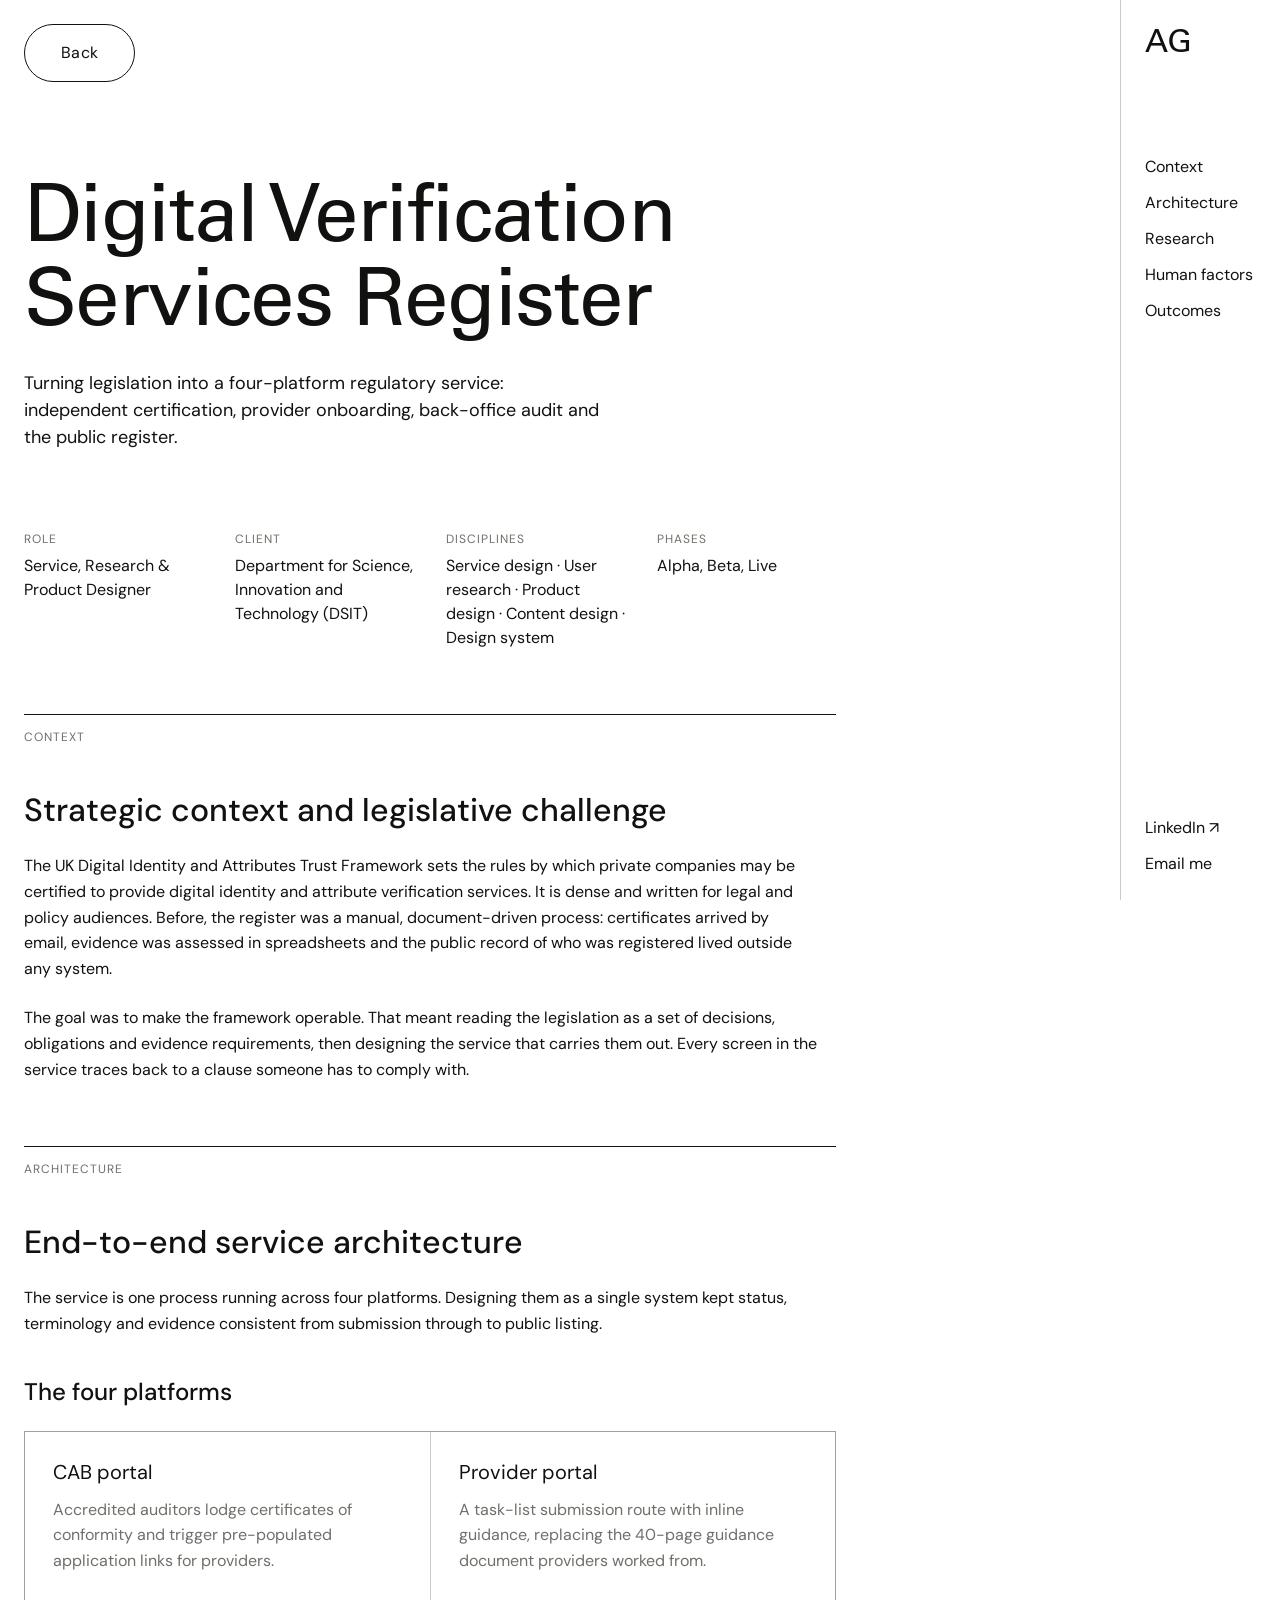
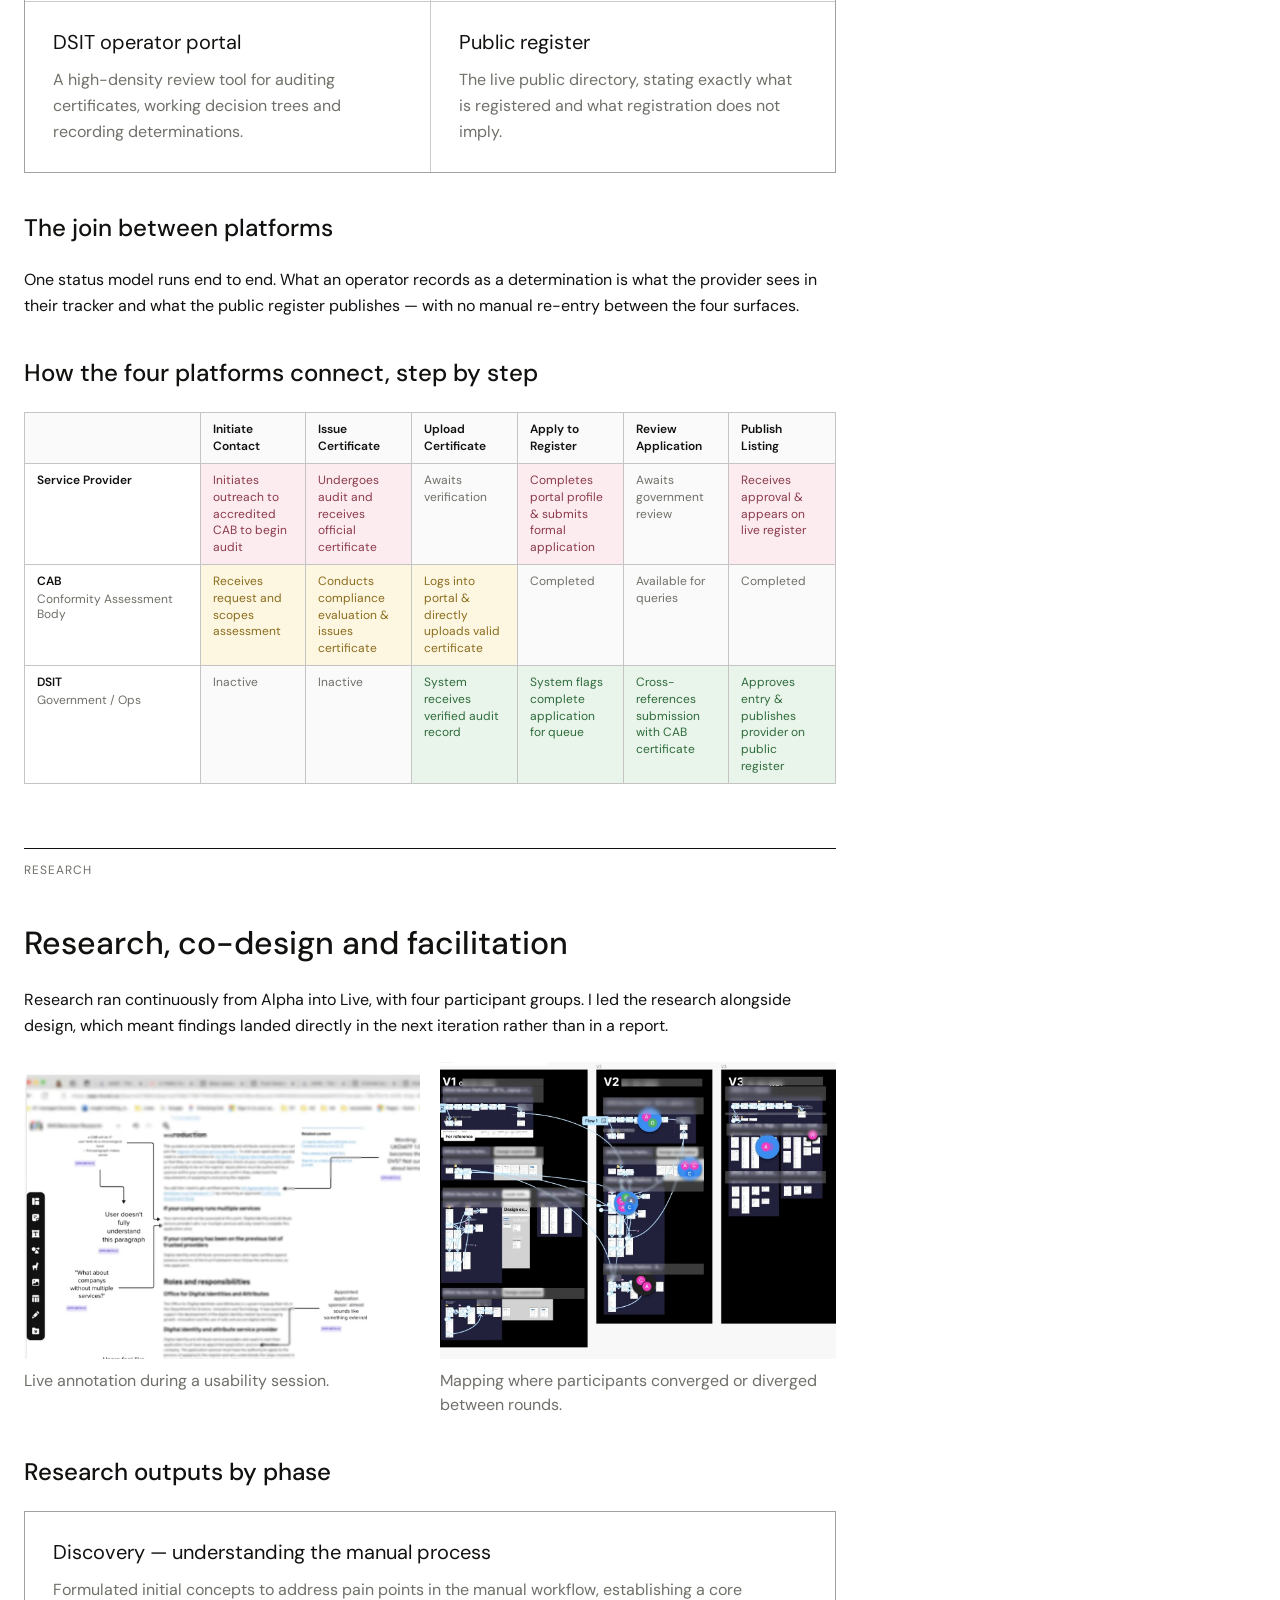
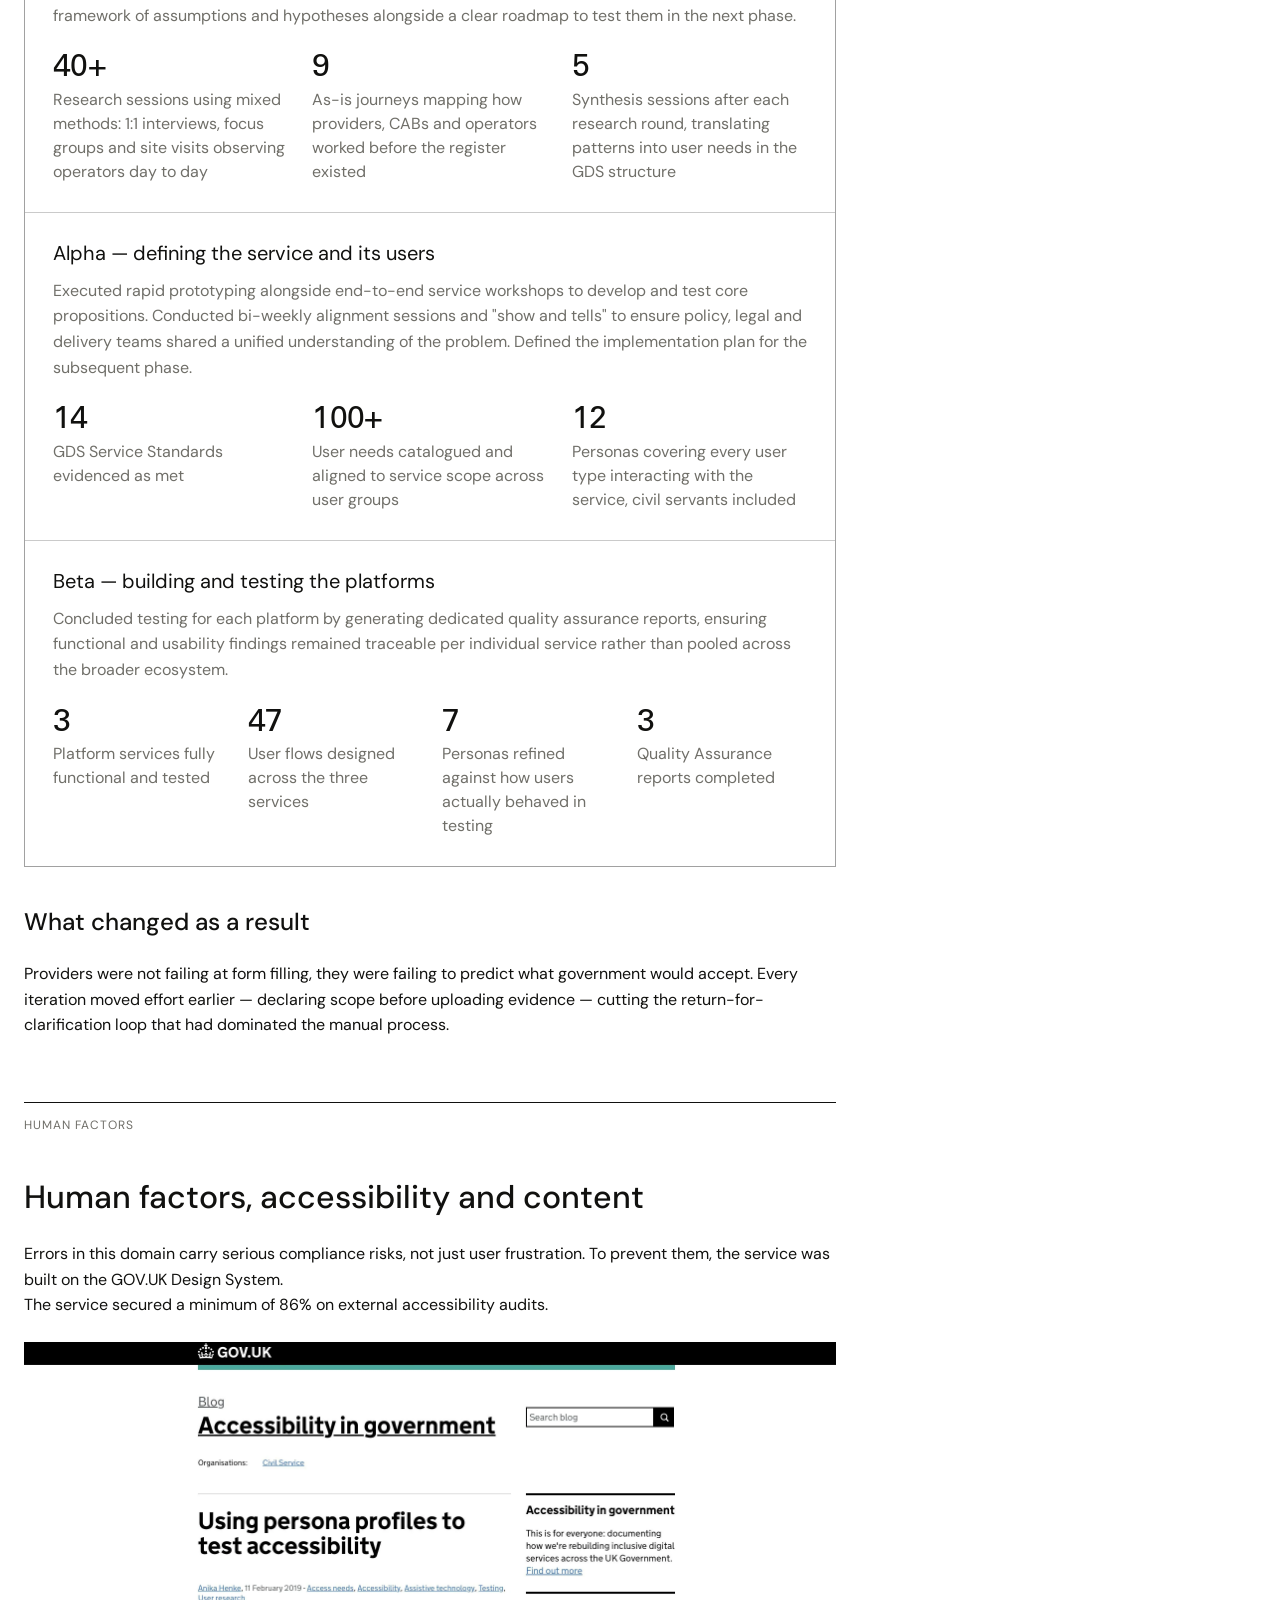
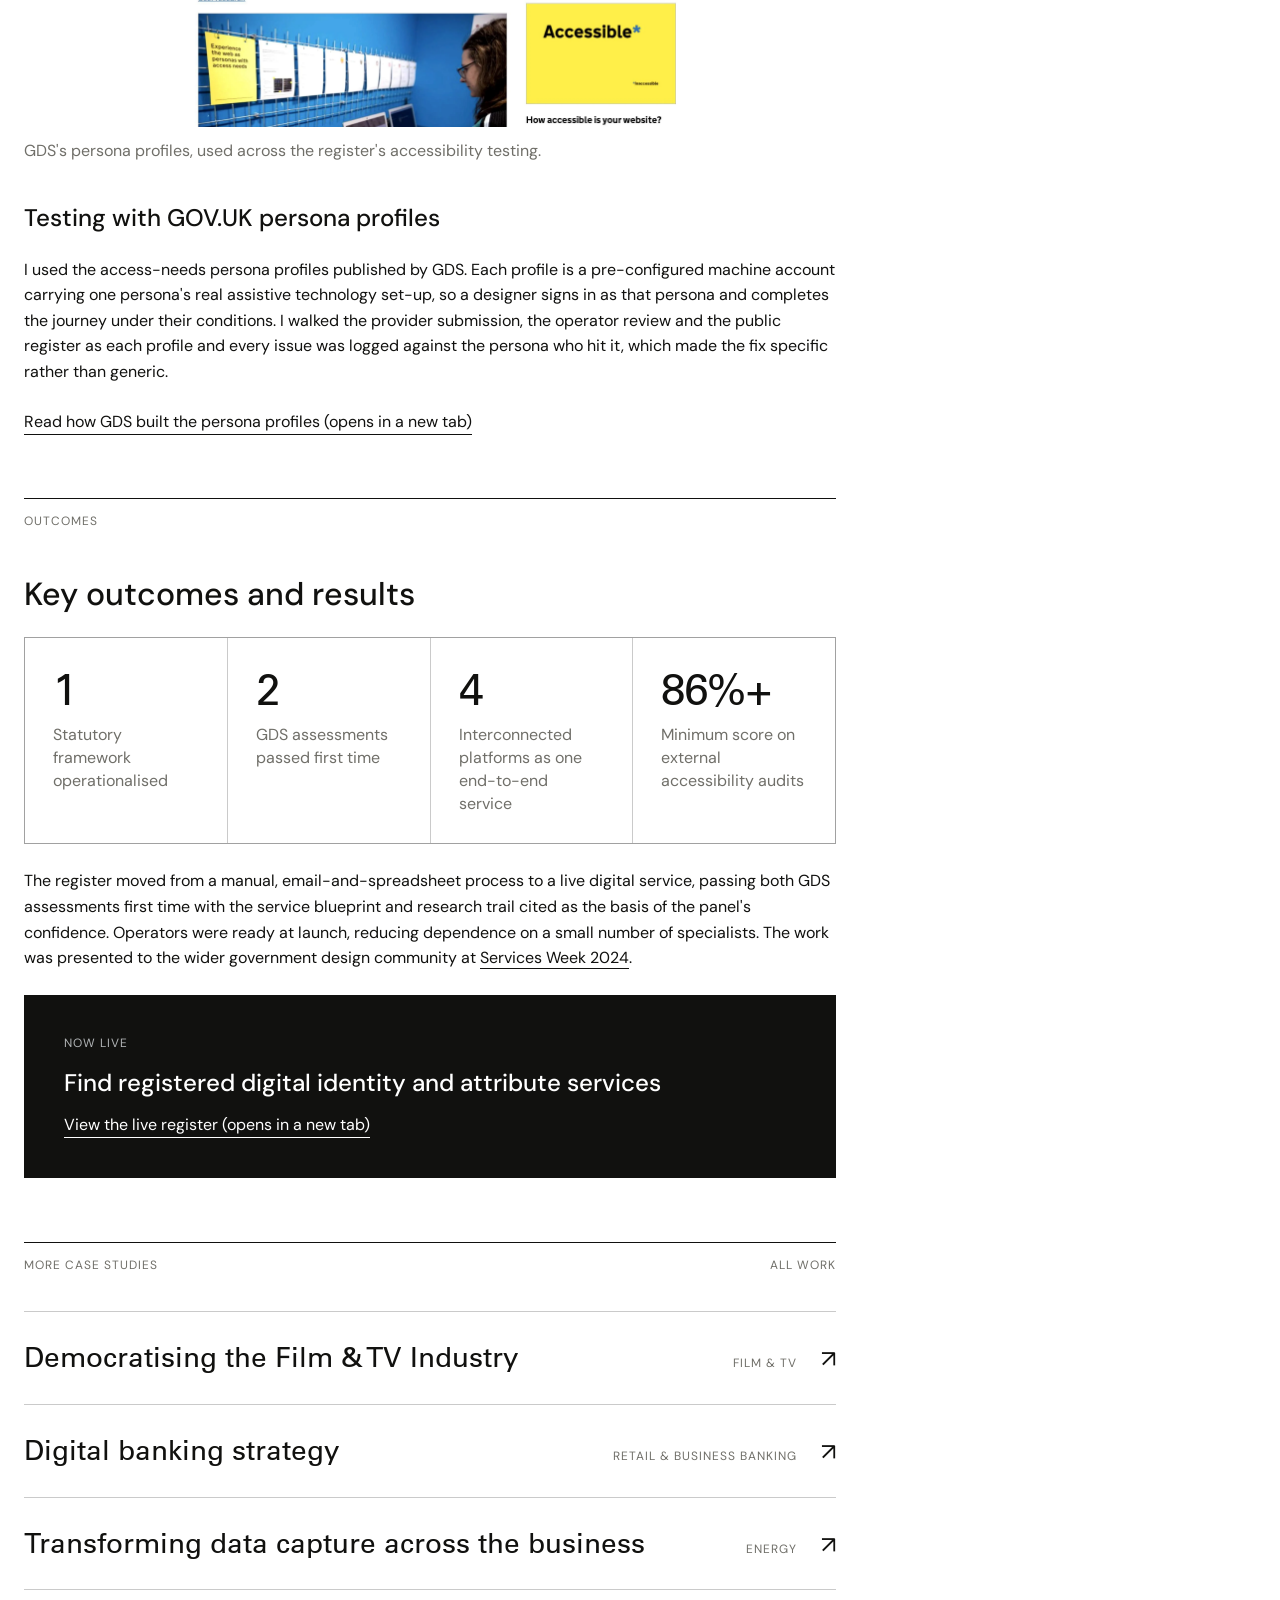
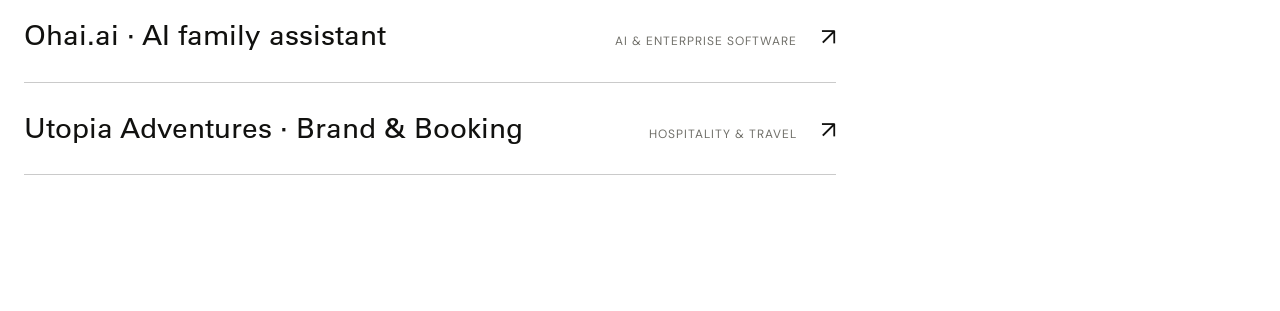
<file: dsit.html>
<!doctype html>
<html lang="en">
<head>
<meta charset="utf-8">
<meta name="viewport" content="width=device-width, initial-scale=1">
<title>Digital Verification Services Register · Case Study</title>
<script src="./support.js"></script>
</head>
<body>
<x-dc>
<helmet>
<link rel="preload" href="assets/69cf2f3ba9108901963ca83699d9c30d.ttf" as="font" type="font/ttf" crossorigin="">
<link rel="preconnect" href="https://fonts.googleapis.com">
<link href="https://fonts.googleapis.com/css2?family=DM+Sans:opsz,wght@9..40,400;9..40,500;9..40,600&amp;family=Forum&amp;display=swap" rel="stylesheet">
<style>
@font-face{font-family:'Univers';src:url(assets/69cf2f3ba9108901963ca83699d9c30d.ttf) format('truetype');font-weight:400;font-style:normal;font-display:swap}
body{margin:0;background:#ffffff}
a{color:#11110f;text-decoration:none}a:hover{color:#706f69}
.site{--ink:#11110f;--muted:#706f69;--line:rgba(17,17,15,.22);--bg:#ffffff;--pill:#f4f1e9;--pill-dark:#2a2a28;--green:#20a75a;--panel:#efefec;background:var(--bg);color:var(--ink);font-family:'DM Sans',system-ui,sans-serif;font-variation-settings:"opsz" 14;font-weight:400;-webkit-font-smoothing:antialiased}
.serif{font-family:'Univers',Helvetica,Arial,sans-serif;font-weight:400;font-style:normal}
.sans{font-family:'DM Sans',system-ui,sans-serif;font-variation-settings:"opsz" 14;font-weight:400;font-style:normal}
.eyebrow{margin:0;font-size:12px;line-height:17.28px;letter-spacing:1px;text-transform:uppercase;color:var(--muted);font-family:'DM Sans',system-ui,sans-serif}
html{scroll-behavior:smooth}
*{box-sizing:border-box}
img{display:block;width:100%;height:auto}
strong,b{font-weight:600}

/* Same page-frame rules as the homepage and the other case studies */
.wrap{max-width:1280px;margin:0 auto;display:flex;justify-content:space-between;align-items:flex-start}
.main{flex:1 1 auto;min-width:0;max-width:860px;padding:24px;padding-bottom:96px;box-sizing:border-box}

.side{flex:0 0 160px;width:160px;position:sticky;top:0;height:100vh;overflow-y:auto;box-sizing:border-box;padding:24px;border-left:1px solid var(--line);background:var(--bg);display:grid;grid-template-rows:auto minmax(16px,1fr) auto minmax(48px,5fr) auto;justify-items:start}
.side-logo{grid-row:1;font-style:normal;font-size:32px;line-height:32px;align-self:flex-start}
.side-nav{grid-row:3;display:flex;flex-direction:column;align-items:flex-start;gap:12px}
.side-nav a{font-size:16px;line-height:24px}
.side-social{grid-row:5;align-self:end;display:flex;flex-direction:column;align-items:flex-start;gap:12px}
.side-social a{font-size:16px;line-height:24px}
/* Email me: a button that copies the address; reset so it looks and behaves exactly like the sidebar links */
.side-email{appearance:none;-webkit-appearance:none;background:none;border:0;border-radius:0;margin:0;padding:0;font:inherit;font-size:16px;line-height:24px;color:#11110f;text-align:left;cursor:pointer;align-self:flex-start}
.side-email:hover{color:#706f69}
.side-email-sr{position:absolute;width:1px;height:1px;margin:-1px;padding:0;overflow:hidden;clip:rect(0 0 0 0);clip-path:inset(50%);white-space:nowrap;border:0}
.side-email-fallback{margin:0;font-size:12px;line-height:18px;color:var(--muted)}
.side-email-fallback[hidden]{display:none}
.side-email-address{display:block;color:var(--ink);overflow-wrap:anywhere;-webkit-user-select:all;user-select:all}

.mhead{display:none;align-items:center;justify-content:space-between;padding:13.6px 20px;border-bottom:1px solid var(--line);background:rgba(255,255,255,.94);-webkit-backdrop-filter:blur(12px);backdrop-filter:blur(12px)}
.mhead-logo{font-style:normal;font-size:24px;line-height:36px}

/* Back button: understated pill, reusing the site's pill token, with an intentional hover shift */
.back-pill{display:inline-flex;align-items:center;padding:16px 36px;border:1px solid var(--ink);border-radius:999px;background:transparent;color:var(--ink);font-size:16px;line-height:24px;letter-spacing:.02em;transition:background .25s ease,color .25s ease,transform .25s cubic-bezier(.2,.7,.2,1)}
.back-pill:hover,.back-pill:focus-visible{background:var(--ink);color:var(--bg);transform:translateX(-3px)}
.back-pill:focus-visible{outline:2px solid var(--ink);outline-offset:4px}
.back-pill:active{transform:translateX(-1px) scale(.97)}

/* Shared case-study header: title and intro on the first row, project details on a second row beneath them */
.cs-hero{display:flex;flex-direction:column;gap:56px;padding:88px 0 0}
.cs-hero-lead{display:flex;flex-direction:column;gap:32px}
.cs-meta{margin:0;display:grid;grid-auto-flow:column;grid-auto-columns:minmax(0,1fr);gap:24px 32px;padding-top:24px}
.cs-meta > div{display:flex;flex-direction:column;gap:6px}
.cs-meta dd{line-height:1.5}

/* Case-study section rhythm, reusing the homepage's .sec / .sec-head components */
.sec{padding-top:64px}
.sec-head{display:flex;justify-content:space-between;align-items:flex-start;gap:16px;border-top:1px solid var(--ink);padding:13.6px 0;min-height:44.5px;box-sizing:border-box}
.cs-body{padding-top:32px;display:flex;flex-direction:column;gap:24px}
/* Every section title, secondary heading and body block spans the full content column; no element sets its own width. */
.cs-body > :is(h2,h3,h4,p,ul,ol),.cs-body > div > :is(h2,h3,h4,p,ul,ol){width:100%;max-width:none}
.cs-body > h3{margin-top:16px!important}

/* Case-specific: platform cards, service blueprint, research figures, phase outputs and results */
.ds-cards{display:grid;grid-template-columns:repeat(2,minmax(0,1fr));gap:1px;background:var(--line);border:1px solid var(--line)}
.ds-phases{display:grid;grid-template-columns:minmax(0,1fr);gap:1px;background:var(--line);border:1px solid var(--line)}
.ds-card{background:#fff;padding:28px;display:flex;flex-direction:column;gap:12px}
.ds-card h4{margin:0;font-size:20px;line-height:1.25;font-weight:400}
.ds-card p{margin:0;font-size:16px;line-height:1.6;color:var(--muted)}
.ds-figs{margin:8px 0 0;display:grid;grid-template-columns:repeat(3,minmax(0,1fr));gap:24px}
.ds-figs.four{grid-template-columns:repeat(4,minmax(0,1fr))}
.ds-figs > div{display:flex;flex-direction:column;gap:6px}
.ds-figs dt{font-size:32px;line-height:1.05;letter-spacing:-.02em}
.ds-figs dd{margin:0;font-size:16px;line-height:1.5;color:var(--muted)}
.ds-flow-wrap{overflow-x:auto;-webkit-overflow-scrolling:touch;overscroll-behavior-x:contain}
.ds-flow-wrap:focus-visible{outline:2px solid var(--ink);outline-offset:4px}
.ds-flow{display:grid;grid-template-columns:1.3fr repeat(6,.7833fr);min-width:720px;border:1px solid #c4c4c4}
.ds-row{display:contents}
.ds-row > div{padding:8px 12px;border-right:1px solid #c4c4c4;border-bottom:1px solid #c4c4c4;font-size:12px;line-height:1.4}
.ds-row > div:last-child{border-right:0}
.ds-row:last-child > div{border-bottom:0}
.ds-h{background:#fafafa;font-weight:600}
.ds-actor{background:#fff;display:flex;flex-direction:column;gap:2px}
.ds-actor span{font-weight:600}
.ds-actor small{font-size:12px;line-height:1.3;color:var(--muted)}
.ds-c.sp{background:#fdecef;color:#8a3b4c}
.ds-c.cab{background:#fdf6e0;color:#8a6d1f}
.ds-c.gov{background:#e9f5ea;color:#2f6b3c}
.ds-c.idle{background:#fafafa;color:var(--muted);font-style:normal}
.ds-sr{position:absolute;width:1px;height:1px;margin:-1px;overflow:hidden;clip:rect(0 0 0 0);clip-path:inset(50%);white-space:nowrap}
.ds-pair{display:grid;grid-template-columns:repeat(2,minmax(0,1fr));gap:20px;align-items:start}
.ds-pair figure{margin:0;display:flex;flex-direction:column;gap:10px}
.ds-crop{aspect-ratio:4/3;overflow:hidden}
.ds-crop img{width:100%;height:100%;object-fit:cover;object-position:top center}
.ds-fig{margin:0;display:flex;flex-direction:column;gap:12px}
.ds-fig img{width:100%;height:auto}
.ds-cap{font-size:16px;line-height:1.5;color:var(--muted)}
.ds-link{border-bottom:1px solid currentColor;padding-bottom:2px}
.ds-results{display:grid;grid-template-columns:repeat(4,minmax(0,1fr));gap:1px;background:var(--line);border:1px solid var(--line)}
.ds-result{background:#fff;padding:28px;display:flex;flex-direction:column;gap:10px}
.ds-result-num{font-size:44px;line-height:1.05;letter-spacing:-.02em}
.ds-result h3{margin:0;font-size:16px;line-height:1.45;font-weight:400;color:var(--muted)}
.ds-live{background:var(--ink);color:var(--bg);padding:40px;display:flex;flex-direction:column;gap:16px;align-items:flex-start}
.ds-live .eyebrow{color:#b1b4b6}
.ds-live h3{margin:0;font-size:24px;line-height:1.25;font-weight:500}
.ds-live a{color:var(--bg);border-bottom:1px solid currentColor;padding-bottom:2px}
.ds-live a:hover{color:#d6d4cd}

/* Mid widths: four-up grids drop to two columns */
@media (max-width:1100px){
.ds-results,.ds-figs.four{grid-template-columns:repeat(2,minmax(0,1fr))}
}

/* Large desktop: use more of the available width, exactly as the homepage does */
@media (min-width:1600px){
.wrap{max-width:min(92vw,1920px)}
.main{max-width:1180px;padding-left:48px;padding-right:48px}
.side{width:160px;flex:0 0 160px}
}

/* Large monitors (1440px and up): section dividers and media keep the full content width; titles, body text and text-led blocks keep an 812px reading measure, and the top section keeps its standard-desktop proportions. Left alignment is unchanged. */
@media (min-width:1440px){
.site{--cs-measure:812px}
.cs-hero{max-width:var(--cs-measure)}
.cs-body > :not(figure):not(:has(img,video,iframe,figure)){max-width:var(--cs-measure)}
}

/* Tablet: header nav replaces the side column */
@media (max-width:1079px){
.wrap{display:block}
.side{display:none}
.mhead{display:flex;padding:13.6px 24px}
.main{max-width:none}
}

/* Mobile: matches the homepage's 402px Figma frame breakpoint */
@media (max-width:767px){
.cs-hero{padding:56px 0 0;gap:40px}
.cs-meta{grid-auto-flow:row;grid-template-columns:repeat(2,minmax(0,1fr))}
.mhead{padding:13.6px 20px}
.main{padding:20px;padding-bottom:64px}
.sec-head{min-height:45.9px}
.ds-cards,.ds-pair{grid-template-columns:minmax(0,1fr)}
.ds-figs,.ds-figs.four{grid-template-columns:minmax(0,1fr);gap:16px}
.ds-card,.ds-result{padding:20px}
.ds-live{padding:28px}
}

/* Case-study sidebar: links to this page's own sections; the one in view is underlined */
.cs-section[id]{scroll-margin-top:24px}
.side-nav a.is-active{text-decoration:underline;text-decoration-thickness:1px;text-underline-offset:5px}

/* More case studies */
.cs-next{padding-bottom:40px}
.cs-next-list{list-style:none;margin:0;padding:24px 0 0}
.cs-next-item{display:grid;grid-template-columns:minmax(0,1fr) auto;align-items:baseline;column-gap:24px;padding:28px 0;border-top:1px solid var(--line);color:var(--ink);transition:opacity .35s ease}
.cs-next-list li:last-child .cs-next-item{border-bottom:1px solid var(--line)}
.cs-next-item:hover,.cs-next-item:focus-visible{color:var(--ink)}
.cs-next-title{display:inline;justify-self:start;font-size:28px;line-height:1.2;padding-bottom:2px;background:linear-gradient(currentColor,currentColor) no-repeat 0 100% / 0 1px;transition:transform .45s cubic-bezier(.2,.7,.2,1),background-size .45s cubic-bezier(.2,.7,.2,1)}
.cs-next-meta{display:flex;align-items:baseline;gap:24px}
.cs-next-meta .eyebrow{white-space:nowrap}
.cs-next-arrow{display:inline-block;font-family:'DM Sans',system-ui,sans-serif;font-size:24px;line-height:24px;transition:transform .45s cubic-bezier(.2,.7,.2,1)}
.cs-next-list:hover .cs-next-item:not(:hover),.cs-next-list:focus-within .cs-next-item:not(:focus-visible):not(:hover){opacity:.35}
.cs-next-item:hover .cs-next-title,.cs-next-item:focus-visible .cs-next-title{transform:translateX(14px);background-size:100% 1px}
.cs-next-item:hover .cs-next-arrow,.cs-next-item:focus-visible .cs-next-arrow{transform:translate(4px,-4px)}
.cs-next-item:focus-visible,.cs-next .sec-head a:focus-visible{outline:2px solid var(--ink);outline-offset:4px}
@media (max-width:767px){
.cs-next-item{grid-template-columns:minmax(0,1fr) 24px;column-gap:12px;row-gap:8px;padding:22px 0;align-items:start}
.cs-next-title{font-size:24px;grid-column:1}
.cs-next-meta{display:contents}
.cs-next-meta .eyebrow{grid-column:1;grid-row:2;white-space:normal}
.cs-next-arrow{grid-column:2;grid-row:1;justify-self:end}
}
@media (prefers-reduced-motion:reduce){.cs-next-title,.cs-next-arrow{transition:none}.cs-next-item:hover .cs-next-title,.cs-next-item:focus-visible .cs-next-title,.cs-next-item:hover .cs-next-arrow,.cs-next-item:focus-visible .cs-next-arrow{transform:none}}

/* Motion polish: page content fades out as you leave and settles in when the next page is ready (the sidebar stays put), gentle scrolling and one hover timing across the site; reduced motion keeps only plain fades */
.main{animation:ag-in .4s cubic-bezier(.2,.7,.2,1) backwards}
html.ag-leaving .main{opacity:0;transition:opacity .18s ease}
@keyframes ag-in{from{opacity:0;transform:translateY(8px)}}
@keyframes ag-fade{from{opacity:0}}
:where(a){transition:color .2s ease,opacity .2s ease}
.side-email,.talk{transition:color .2s ease}
.side-nav a{text-decoration:underline;text-decoration-color:transparent;text-decoration-thickness:1px;text-underline-offset:5px;transition:color .2s ease,text-decoration-color .25s ease}
.side-nav a.is-active{text-decoration-color:currentColor}
:where(a,button):focus-visible{outline:2px solid var(--ink,#11110f);outline-offset:4px}
@media (hover:none){
.cs-next-list:hover .cs-next-item:not(:hover){opacity:1}
.cs-next-item:hover .cs-next-title,.cs-next-item:hover .cs-next-arrow{transform:none}
}
@media (prefers-reduced-motion:reduce){
html{scroll-behavior:auto}
.main{animation-name:ag-fade;animation-duration:.25s}
.back-pill,.back-pill:hover,.back-pill:focus-visible,.back-pill:active{transform:none}
}
</style>
</helmet>
<div class="site">
  <header class="mhead">
    <a class="mhead-logo serif" href="index.html" aria-label="Ana García, home">AG</a>
  </header>

  <div class="wrap" id="top">
    <main class="main">

      <a href="index.html" class="back-pill sans">Back</a>

      <header class="cs-hero">
        <div class="cs-hero-lead">
          
          <h1 class="serif" style="margin: 0; font-style: normal; font-size: clamp(40px, 7vw, 80px); line-height: 1.05; letter-spacing: -0.02em; font-weight: 400">Digital Verification Services&nbsp;Register</h1>
          <p class="lead" style="margin: 0; font-size: 18px; line-height: 1.5; color: #11110f; max-width: 48ch; text-wrap: pretty;">Turning legislation into a four-platform regulatory service: independent certification, provider onboarding, back-office audit and the public register.</p>
        </div>
        <dl class="cs-meta">
          <div style="display: flex; flex-direction: column; gap: 6px;">
            <dt class="eyebrow" style="margin:0">Role</dt>
            <dd style="margin: 0; font-size: 16px;">Service, Research &amp; Product Designer</dd>
          </div>
          <div style="display: flex; flex-direction: column; gap: 6px;">
            <dt class="eyebrow" style="margin:0">Client</dt>
            <dd style="margin: 0; font-size: 16px;">Department for Science, Innovation and Technology (DSIT)</dd>
          </div>
          <div style="display: flex; flex-direction: column; gap: 6px;">
            <dt class="eyebrow" style="margin:0">Disciplines</dt>
            <dd style="margin: 0; font-size: 16px;">Service design · User research · Product design · Content design · Design system</dd>
          </div>
          <div style="display: flex; flex-direction: column; gap: 6px;">
            <dt class="eyebrow" style="margin:0">Phases</dt>
            <dd style="margin: 0; font-size: 16px;">Alpha, Beta, Live</dd>
          </div>
        </dl>
      </header>

      <section class="cs-section sec" id="context">
        <div class="sec-head"><span class="cs-label eyebrow">Context</span></div>
        <div class="cs-body">
          <h2 class="sans" style="margin: 0; font-size: 32px; line-height: 1.18; font-weight: 500;">Strategic context and legislative challenge</h2>
          <p style="margin: 0; font-size: 16px; line-height: 1.6; text-wrap: pretty; color: #11110f;">The UK Digital Identity and Attributes Trust Framework sets the rules by which private companies may be certified to provide digital identity and attribute verification services. It is dense and written for legal and policy audiences. Before, the register was a manual, document-driven process: certificates arrived by email, evidence was assessed in spreadsheets and the public record of who was registered lived outside any system.</p>
          <p style="margin: 0; font-size: 16px; line-height: 1.6; text-wrap: pretty; color: #11110f;">The goal was to make the framework operable. That meant reading the legislation as a set of decisions, obligations and evidence requirements, then designing the service that carries them out. Every screen in the service traces back to a clause someone has to comply with.</p>
        </div>
      </section>

      <section class="cs-section sec" id="architecture">
        <div class="sec-head"><span class="cs-label eyebrow">Architecture</span></div>
        <div class="cs-body">
          <h2 class="sans" style="margin: 0; font-size: 32px; line-height: 1.18; font-weight: 500; font-style: normal">End-to-end service architecture</h2>
          <p style="margin: 0; font-size: 16px; line-height: 1.6; text-wrap: pretty; color: #11110f;">The service is one process running across four platforms. Designing them as a single system kept status, terminology and evidence consistent from submission through to public listing.</p>
          <h3 class="sans" style="margin: 0; font-size: 24px; line-height: 1.25; font-weight: 500; font-style: normal">The four platforms</h3>
          <div class="ds-cards">
            <div class="ds-card"><h4 class="sans">CAB portal</h4><p>Accredited auditors lodge certificates of conformity and trigger pre-populated application links for providers.</p></div>
            <div class="ds-card"><h4 class="sans">Provider portal</h4><p>A task-list submission route with inline guidance, replacing the 40-page guidance document providers worked from.</p></div>
            <div class="ds-card"><h4 class="sans">DSIT operator portal</h4><p>A high-density review tool for auditing certificates, working decision trees and recording determinations.</p></div>
            <div class="ds-card"><h4 class="sans">Public register</h4><p>The live public directory, stating exactly what is registered and what registration does not imply.</p></div>
          </div>
          <h3 class="sans" style="margin: 0; font-size: 24px; line-height: 1.25; font-weight: 500;">The join between platforms</h3>
          <p style="margin: 0; font-size: 16px; line-height: 1.6; text-wrap: pretty; color: #11110f;">One status model runs end to end. What an operator records as a determination is what the provider sees in their tracker and what the public register publishes — with no manual re-entry between the four surfaces.</p>
          <h3 class="sans" style="margin: 0; font-size: 24px; line-height: 1.25; font-weight: 500;">How the four platforms connect, step by step</h3>
          <div class="ds-flow-wrap" role="region" aria-label="Service blueprint: how the four platforms connect, step by step" tabindex="0">
            <div class="ds-flow" role="table" aria-label="Service blueprint">
              <div role="row" class="ds-row">
                <div role="columnheader" class="ds-h"><span class="ds-sr">Actor</span></div>
                <div role="columnheader" class="ds-h">Initiate Contact</div>
                <div role="columnheader" class="ds-h">Issue Certificate</div>
                <div role="columnheader" class="ds-h">Upload Certificate</div>
                <div role="columnheader" class="ds-h">Apply to Register</div>
                <div role="columnheader" class="ds-h">Review Application</div>
                <div role="columnheader" class="ds-h">Publish Listing</div>
              </div>
              <div role="row" class="ds-row">
                <div role="rowheader" class="ds-actor"><span>Service Provider</span></div>
                <div role="cell" class="ds-c sp">Initiates outreach to accredited CAB to begin audit</div>
                <div role="cell" class="ds-c sp">Undergoes audit and receives official certificate</div>
                <div role="cell" class="ds-c idle">Awaits verification</div>
                <div role="cell" class="ds-c sp">Completes portal profile &amp; submits formal application</div>
                <div role="cell" class="ds-c idle">Awaits government review</div>
                <div role="cell" class="ds-c sp">Receives approval &amp; appears on live register</div>
              </div>
              <div role="row" class="ds-row">
                <div role="rowheader" class="ds-actor"><span>CAB</span><small>Conformity Assessment Body</small></div>
                <div role="cell" class="ds-c cab">Receives request and scopes assessment</div>
                <div role="cell" class="ds-c cab">Conducts compliance evaluation &amp; issues certificate</div>
                <div role="cell" class="ds-c cab">Logs into portal &amp; directly uploads valid certificate</div>
                <div role="cell" class="ds-c idle">Completed</div>
                <div role="cell" class="ds-c idle">Available for queries</div>
                <div role="cell" class="ds-c idle">Completed</div>
              </div>
              <div role="row" class="ds-row">
                <div role="rowheader" class="ds-actor"><span>DSIT</span><small>Government / Ops</small></div>
                <div role="cell" class="ds-c idle">Inactive</div>
                <div role="cell" class="ds-c idle">Inactive</div>
                <div role="cell" class="ds-c gov">System receives verified audit record</div>
                <div role="cell" class="ds-c gov">System flags complete application for queue</div>
                <div role="cell" class="ds-c gov">Cross-references submission with CAB certificate</div>
                <div role="cell" class="ds-c gov">Approves entry &amp; publishes provider on public register</div>
              </div>
            </div>
          </div>
        </div>
      </section>

      <section class="cs-section sec" id="research">
        <div class="sec-head"><span class="cs-label eyebrow">Research</span></div>
        <div class="cs-body">
          <h2 class="sans" style="margin: 0; font-size: 32px; line-height: 1.18; font-weight: 500;">Research, co-design and facilitation</h2>
          <p style="margin: 0; font-size: 16px; line-height: 1.6; text-wrap: pretty; color: #11110f;">Research ran continuously from Alpha into Live, with four participant groups. I led the research alongside design, which meant findings landed directly in the next iteration rather than in a report.</p>
          <div class="ds-pair">
            <figure>
              <div class="ds-crop"><img src="assets/42acc26c5b2d195bd77e7a8fc91c1c4b.webp" alt="Annotated research session board showing participant comments on GOV.UK guidance content"></div>
              <figcaption class="ds-cap">Live annotation during a usability session.</figcaption>
            </figure>
            <figure>
              <div class="ds-crop"><img src="assets/9b1c6d16e7e3a0688132159510b103a6.webp" alt="Synthesis board comparing three iterations of the application flow with participant feedback clusters"></div>
              <figcaption class="ds-cap">Mapping where participants converged or diverged between rounds.</figcaption>
            </figure>
          </div>
          <h3 class="sans" style="margin: 0; font-size: 24px; line-height: 1.25; font-weight: 500;">Research outputs by phase</h3>
          <div class="ds-phases">
            <div class="ds-card">
              <h4 class="sans">Discovery — understanding the manual process</h4>
              <p>Formulated initial concepts to address pain points in the manual workflow, establishing a core framework of assumptions and hypotheses alongside a clear roadmap to test them in the next phase.</p>
              <dl class="ds-figs">
                <div><dt class="serif">40+</dt><dd>Research sessions using mixed methods: 1:1 interviews, focus groups and site visits observing operators day to day</dd></div>
                <div><dt class="serif">9</dt><dd>As-is journeys mapping how providers, CABs and operators worked before the register existed</dd></div>
                <div><dt class="serif">5</dt><dd>Synthesis sessions after each research round, translating patterns into user needs in the GDS structure</dd></div>
              </dl>
            </div>
            <div class="ds-card">
              <h4 class="sans">Alpha — defining the service and its users</h4>
              <p>Executed rapid prototyping alongside end-to-end service workshops to develop and test core propositions. Conducted bi-weekly alignment sessions and "show and tells" to ensure policy, legal and delivery teams shared a unified understanding of the problem. Defined the implementation plan for the subsequent phase.</p>
              <dl class="ds-figs">
                <div><dt class="serif">14</dt><dd>GDS Service Standards evidenced as met</dd></div>
                <div><dt class="serif">100+</dt><dd>User needs catalogued and aligned to service scope across user groups</dd></div>
                <div><dt class="serif">12</dt><dd>Personas covering every user type interacting with the service, civil servants included</dd></div>
              </dl>
            </div>
            <div class="ds-card">
              <h4 class="sans">Beta — building and testing the platforms</h4>
              <p>Concluded testing for each platform by generating dedicated quality assurance reports, ensuring functional and usability findings remained traceable per individual service rather than pooled across the broader ecosystem.</p>
              <dl class="ds-figs four">
                <div><dt class="serif">3</dt><dd>Platform services fully functional and tested</dd></div>
                <div><dt class="serif">47</dt><dd>User flows designed across the three services</dd></div>
                <div><dt class="serif">7</dt><dd>Personas refined against how users actually behaved in testing</dd></div>
                <div><dt class="serif">3</dt><dd>Quality Assurance reports completed</dd></div>
              </dl>
            </div>
          </div>
          <h3 class="sans" style="margin: 0; font-size: 24px; line-height: 1.25; font-weight: 500;">What changed as a result</h3>
          <p style="margin: 0; font-size: 16px; line-height: 1.6; text-wrap: pretty; color: #11110f;">Providers were not failing at form filling, they were failing to predict what government would accept. Every iteration moved effort earlier — declaring scope before uploading evidence — cutting the return-for-clarification loop that had dominated the manual process.</p>
        </div>
      </section>

      <section class="cs-section sec" id="human-factors">
        <div class="sec-head"><span class="cs-label eyebrow">Human factors</span></div>
        <div class="cs-body">
          <h2 class="sans" style="margin: 0; font-size: 32px; line-height: 1.18; font-weight: 500;">Human factors, accessibility and content</h2>
          <p style="margin: 0; font-size: 16px; line-height: 1.6; text-wrap: pretty; color: #11110f;">Errors in this domain carry serious compliance risks, not just user frustration. To prevent them, the service was built on the GOV.UK Design System.<br>The service secured a minimum of 86% on external accessibility audits.</p>
          <figure class="ds-fig">
            <img src="assets/d4d231070808943e3b9befb2f1d541e4.webp" alt="GOV.UK Accessibility in government blog post: Using persona profiles to test accessibility">
            <figcaption class="ds-cap">GDS's persona profiles, used across the register's accessibility testing.</figcaption>
          </figure>
          <h3 class="sans" style="margin: 0; font-size: 24px; line-height: 1.25; font-weight: 500;">Testing with GOV.UK persona profiles</h3>
          <p style="margin: 0; font-size: 16px; line-height: 1.6; text-wrap: pretty; color: #11110f;">I used the access-needs persona profiles published by GDS. Each profile is a pre-configured machine account carrying one persona's real assistive technology set-up, so a designer signs in as that persona and completes the journey under their conditions. I walked the provider submission, the operator review and the public register as each profile and every issue was logged against the persona who hit it, which made the fix specific rather than generic.</p>
          <p style="margin: 0; font-size: 16px; line-height: 1.6;"><a class="ds-link" href="https://accessibility.blog.gov.uk/2019/02/11/using-persona-profiles-to-test-accessibility/" target="_blank" rel="noopener">Read how GDS built the persona profiles (opens in a new tab)</a></p>
        </div>
      </section>

      <section class="cs-section sec" id="outcomes">
        <div class="sec-head"><span class="cs-label eyebrow">Outcomes</span></div>
        <div class="cs-body">
          <h2 class="sans" style="margin: 0; font-size: 32px; line-height: 1.18; font-weight: 500;">Key outcomes and results</h2>
          <div class="ds-results">
            <div class="ds-result"><span class="ds-result-num serif">1</span><h3 class="sans">Statutory framework operationalised</h3></div>
            <div class="ds-result"><span class="ds-result-num serif">2</span><h3 class="sans">GDS assessments passed first time</h3></div>
            <div class="ds-result"><span class="ds-result-num serif">4</span><h3 class="sans">Interconnected platforms as one end-to-end service</h3></div>
            <div class="ds-result"><span class="ds-result-num serif">86%+</span><h3 class="sans">Minimum score on external accessibility audits</h3></div>
          </div>
          <p style="margin: 0; font-size: 16px; line-height: 1.6; text-wrap: pretty; color: #11110f;">The register moved from a manual, email-and-spreadsheet process to a live digital service, passing both GDS assessments first time with the service blueprint and research trail cited as the basis of the panel's confidence. Operators were ready at launch, reducing dependence on a small number of specialists. The work was presented to the wider government design community at <a href="https://cddo.blog.gov.uk/2024/02/28/services-week-2024/" target="_blank" rel="noopener" style="border-bottom: 1px solid currentColor;">Services Week 2024</a>.</p>
          <div class="ds-live">
            <span class="eyebrow">Now live</span>
            <h3 class="sans">Find registered digital identity and attribute services</h3>
            <a href="https://www.gov.uk/guidance/find-registered-digital-identity-and-attribute-services" target="_blank" rel="noopener">View the live register (opens in a new tab)</a>
          </div>
        </div>
      </section>


      <section class="cs-section sec cs-next" aria-labelledby="cs-next-label">
        <div class="sec-head"><span class="cs-label eyebrow" id="cs-next-label">More case studies</span><a class="eyebrow" href="index.html#work">All work</a></div>
        <nav aria-label="More case studies"><ul class="cs-next-list">
          <li><a class="cs-next-item" href="film-tv.html"><span class="cs-next-title serif">Democratising the Film &amp; TV Industry</span><span class="cs-next-meta"><span class="eyebrow">Film &amp; TV</span><span class="cs-next-arrow" aria-hidden="true">↗</span></span></a></li>
          <li><a class="cs-next-item" href="digital-banking.html"><span class="cs-next-title serif">Digital banking strategy</span><span class="cs-next-meta"><span class="eyebrow">Retail &amp; Business Banking</span><span class="cs-next-arrow" aria-hidden="true">↗</span></span></a></li>
          <li><a class="cs-next-item" href="data-capture.html"><span class="cs-next-title serif">Transforming data capture across the business</span><span class="cs-next-meta"><span class="eyebrow">Energy</span><span class="cs-next-arrow" aria-hidden="true">↗</span></span></a></li>
          <li><a class="cs-next-item" href="ohai.html"><span class="cs-next-title serif">Ohai.ai · AI family assistant</span><span class="cs-next-meta"><span class="eyebrow">AI &amp; Enterprise Software</span><span class="cs-next-arrow" aria-hidden="true">↗</span></span></a></li>
          <li><a class="cs-next-item" href="utopia.html"><span class="cs-next-title serif">Utopia Adventures · Brand &amp; Booking</span><span class="cs-next-meta"><span class="eyebrow">Hospitality &amp; Travel</span><span class="cs-next-arrow" aria-hidden="true">↗</span></span></a></li>
        </ul></nav>
      </section>

    </main>

    <aside class="side sans" aria-label="Site navigation">
      <a class="side-logo serif" href="index.html" aria-label="Ana García, home">AG</a>
      <nav class="side-nav" aria-label="Case study sections">
        <a href="#context">Context</a>
        <a href="#architecture">Architecture</a>
        <a href="#research">Research</a>
        <a href="#human-factors">Human factors</a>
        <a href="#outcomes">Outcomes</a>
      </nav>
      <div class="side-social"><a href="https://www.linkedin.com/in/ana-garcia-villanueva/">LinkedIn <span aria-hidden="true">↗</span></a>
        <button type="button" class="side-email" data-copy-email="Anagvpersonal@gmail.com" aria-describedby="side-email-hint">Email me</button>
        <span class="side-email-sr" id="side-email-hint">Copies my email address to your clipboard</span>
        <span class="side-email-sr" role="status" aria-live="polite" data-copy-email-status=""></span>
        <p class="side-email-fallback" hidden="" data-copy-email-fallback="">Couldn’t copy automatically. Select and copy:<span class="side-email-address">Anagvpersonal@gmail.com</span></p>
      </div>
    </aside>
  </div>
</div>
</x-dc>
<script type="text/x-dc" data-dc-script data-props='{"$preview":{"width":1280,"height":6300}}'>
class Component extends DCLogic {
  // Sidebar section links: underline the section currently in view as the visitor scrolls.
  setupSectionNav() {
    if (window.__agSectionNav) return;
    window.__agSectionNav = true;
    let raf = 0, lock = false, lockTimer = 0;
    const update = () => {
      raf = 0;
      if (lock) return;
      const links = Array.from(document.querySelectorAll('.side-nav a[href^="#"]'));
      const items = links.map((a) => ({ a, el: document.getElementById(decodeURIComponent(a.getAttribute('href').slice(1))) })).filter((x) => x.el);
      if (!items.length) return;
      const line = window.innerHeight * 0.35;
      let cur = null;
      items.forEach((it) => { if (it.el.getBoundingClientRect().top <= line) cur = it; });
      const doc = document.documentElement;
      if (cur && window.innerHeight + window.scrollY >= doc.scrollHeight - 2) cur = items[items.length - 1];
      items.forEach((it) => {
        const on = it === cur;
        it.a.classList.toggle('is-active', on);
        if (on) it.a.setAttribute('aria-current', 'location'); else it.a.removeAttribute('aria-current');
      });
    };
    const request = () => { if (!raf) raf = requestAnimationFrame(update); };
    // A clicked section link is underlined straight away and held while the page glides there, so the underline doesn't flicker through the sections in between.
    const release = () => { clearTimeout(lockTimer); if (!lock) return; lock = false; request(); };
    document.addEventListener('click', (e) => {
      const a = e.target && e.target.closest ? e.target.closest('.side-nav a[href^="#"]') : null;
      if (!a) return;
      document.querySelectorAll('.side-nav a[href^="#"]').forEach((x) => {
        const on = x === a;
        x.classList.toggle('is-active', on);
        if (on) x.setAttribute('aria-current', 'location'); else x.removeAttribute('aria-current');
      });
      lock = true;
      clearTimeout(lockTimer);
      lockTimer = setTimeout(release, 1200);
      // Glide to the section without adding a history entry, so the browser's Back button returns to the previous page (same as the homepage links).
      const id = decodeURIComponent(a.getAttribute('href').slice(1));
      const el = id && document.getElementById(id);
      if (!el) return;
      e.preventDefault();
      const still = window.matchMedia && window.matchMedia('(prefers-reduced-motion: reduce)').matches;
      el.scrollIntoView({ behavior: still ? 'auto' : 'smooth', block: 'start' });
      try { history.replaceState(null, '', '#' + id); } catch (err) {}
    });
    window.addEventListener('scrollend', release);
    window.addEventListener('scroll', request, { passive: true });
    window.addEventListener('resize', request);
    update();
  }
  // Email me: copies the address to the clipboard, confirms for 2s, and falls back to a selectable address if copying is blocked.
  setupEmailCopy() {
    if (window.__agEmailCopy) return;
    window.__agEmailCopy = true;
    const timers = new WeakMap();
    const setLabel = (btn, text) => { const n = btn.firstChild; if (n && n.nodeType === 3) n.nodeValue = text; else btn.textContent = text; };
    const announce = (btn, msg) => {
      const s = btn.parentNode.querySelector('[data-copy-email-status]');
      if (!s) return;
      s.textContent = '';
      setTimeout(() => { s.textContent = msg; }, 60);
    };
    const legacyCopy = (text) => {
      const ta = document.createElement('textarea');
      ta.value = text; ta.setAttribute('readonly', '');
      ta.style.cssText = 'position:fixed;top:0;left:0;width:1px;height:1px;opacity:0;pointer-events:none';
      document.body.appendChild(ta); ta.select();
      let ok = false;
      try { ok = document.execCommand('copy'); } catch (e) { ok = false; }
      ta.remove();
      return ok;
    };
    const copy = (text) => {
      const modern = navigator.clipboard && window.isSecureContext ? navigator.clipboard.writeText(text) : Promise.reject(new Error('no clipboard'));
      return modern.catch(() => { if (!legacyCopy(text)) throw new Error('copy failed'); });
    };
    document.addEventListener('click', (e) => {
      const btn = e.target && e.target.closest ? e.target.closest('[data-copy-email]') : null;
      if (!btn) return;
      e.preventDefault();
      const email = btn.getAttribute('data-copy-email');
      const label = btn.getAttribute('data-label') || btn.textContent.trim();
      btn.setAttribute('data-label', label);
      const fallback = btn.parentNode.querySelector('[data-copy-email-fallback]');
      clearTimeout(timers.get(btn));
      copy(email).then(() => {
        if (fallback) fallback.hidden = true;
        setLabel(btn, 'Email copied!');
        announce(btn, 'Email address copied to clipboard');
        timers.set(btn, setTimeout(() => setLabel(btn, label), 2000));
      }, () => {
        setLabel(btn, label);
        if (fallback) {
          fallback.hidden = false;
          const addr = fallback.querySelector('.side-email-address');
          if (addr) { const r = document.createRange(); r.selectNodeContents(addr); const sel = window.getSelection(); sel.removeAllRanges(); sel.addRange(r); }
        }
        announce(btn, 'Couldn’t copy automatically. The email address, ' + email + ', is shown below the button and selected, ready to copy.');
      });
    });
  }
  // Motion: fade between pages, keep the homepage position when coming back from a case study, and pause card videos while they are off screen.
  setupMotion() {
    const isHome = !!document.querySelector('.cards .card');
    const flag = isHome ? '__agMotionHome' : '__agMotionCase';
    if (window[flag]) return;
    window[flag] = true;
    const KEY = 'ag-home-scroll', RET = 'ag-home-return';
    const get = (k) => { try { return sessionStorage.getItem(k); } catch (e) { return null; } };
    const set = (k, v) => { try { sessionStorage.setItem(k, v); } catch (e) {} };
    const del = (k) => { try { sessionStorage.removeItem(k); } catch (e) {} };
    // Leaving for another page: fade the content out while the next page loads (navigation is not delayed).
    const root = document.documentElement;
    document.addEventListener('click', (e) => {
      if (e.defaultPrevented || e.button !== 0 || e.metaKey || e.ctrlKey || e.shiftKey || e.altKey) return;
      const a = e.target && e.target.closest ? e.target.closest('a[href]') : null;
      if (!a || (a.target && a.target !== '_self') || a.hasAttribute('download')) return;
      const href = a.getAttribute('href') || '';
      if (!href || href.charAt(0) === '#') return;
      let url;
      try { url = new URL(a.href, location.href); } catch (err) { return; }
      if (url.origin !== location.origin || !/(\.html|\/)$/.test(url.pathname) || url.pathname === location.pathname) return;
      root.classList.add('ag-leaving');
      setTimeout(() => { if (e.defaultPrevented) root.classList.remove('ag-leaving'); }, 0);
      clearTimeout(window.__agLeaveTimer);
      window.__agLeaveTimer = setTimeout(() => root.classList.remove('ag-leaving'), 1500);
    });
    window.addEventListener('pageshow', () => root.classList.remove('ag-leaving'));
    if (!isHome) {
      document.addEventListener('click', (e) => { if (e.target && e.target.closest && e.target.closest('a.back-pill')) set(RET, '1'); }, true);
      return;
    }
    const save = () => set(KEY, String(Math.round(window.scrollY)));
    document.addEventListener('click', (e) => {
      const a = e.target && e.target.closest ? e.target.closest('a[href]') : null;
      if (a && (a.getAttribute('href') || '').charAt(0) !== '#') save();
    }, true);
    window.addEventListener('pagehide', save);
    let type = 'navigate';
    try { type = performance.getEntriesByType('navigation')[0].type; } catch (e) {}
    const y = parseInt(get(KEY), 10);
    const back = get(RET) === '1' || type === 'back_forward';
    del(RET);
    if (back && y > 0) {
      try { history.scrollRestoration = 'manual'; } catch (e) {}
      let moved = false;
      const go = () => { if (!moved) window.scrollTo({ top: y, left: 0, behavior: 'instant' }); };
      go();
      requestAnimationFrame(go);
      const stop = () => { moved = true; };
      window.addEventListener('wheel', stop, { once: true, passive: true });
      window.addEventListener('touchstart', stop, { once: true, passive: true });
      if (document.fonts && document.fonts.ready) document.fonts.ready.then(go);
    }
    if ('IntersectionObserver' in window) {
      const io = new IntersectionObserver((entries) => entries.forEach((en) => {
        const v = en.target;
        if (en.isIntersecting) { const p = v.play(); if (p && p.catch) p.catch(() => {}); } else v.pause();
      }), { rootMargin: '200px 0px' });
      document.querySelectorAll('.cards video').forEach((v) => io.observe(v));
    }
  }
  componentDidMount() {
    this.setupMotion();
    this.setupEmailCopy();
    this.setupSectionNav();
  }
  renderVals() {
    return {};
  }
}
</script>
</body>
</html>
</file>
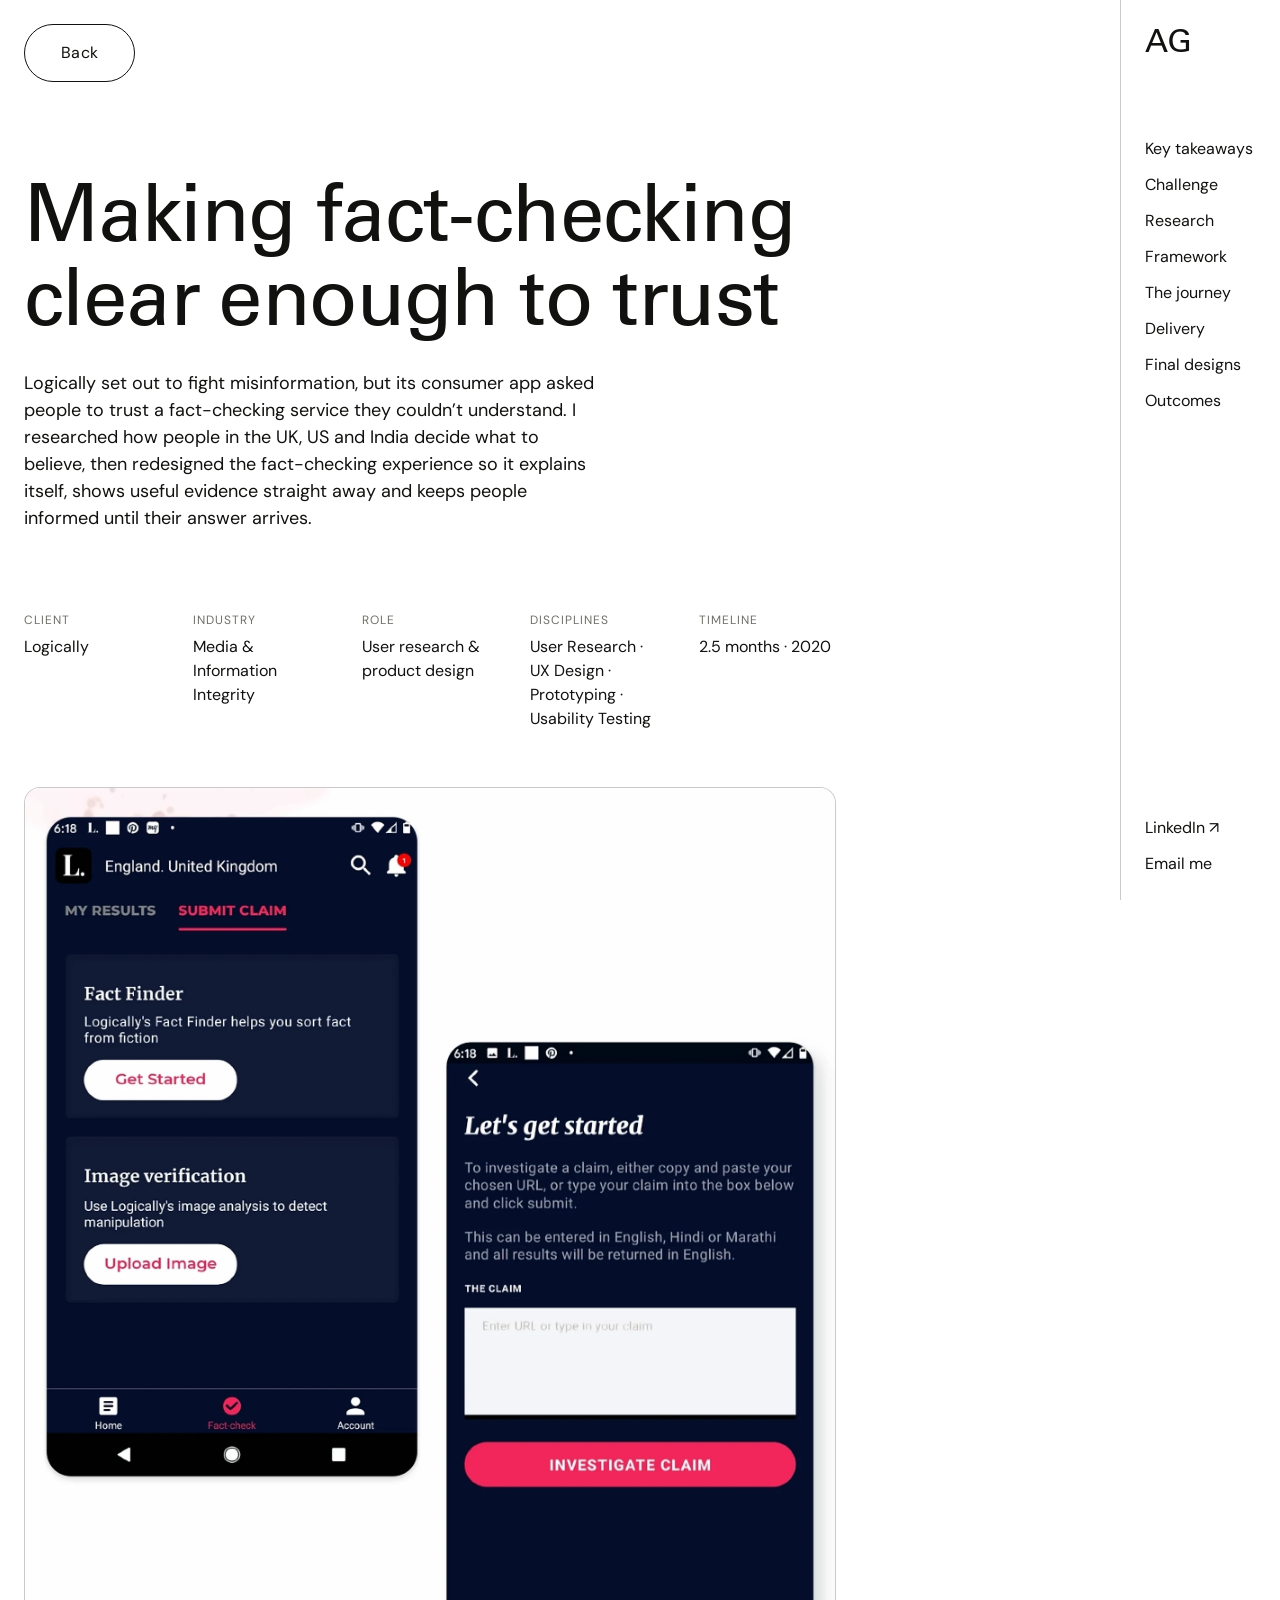
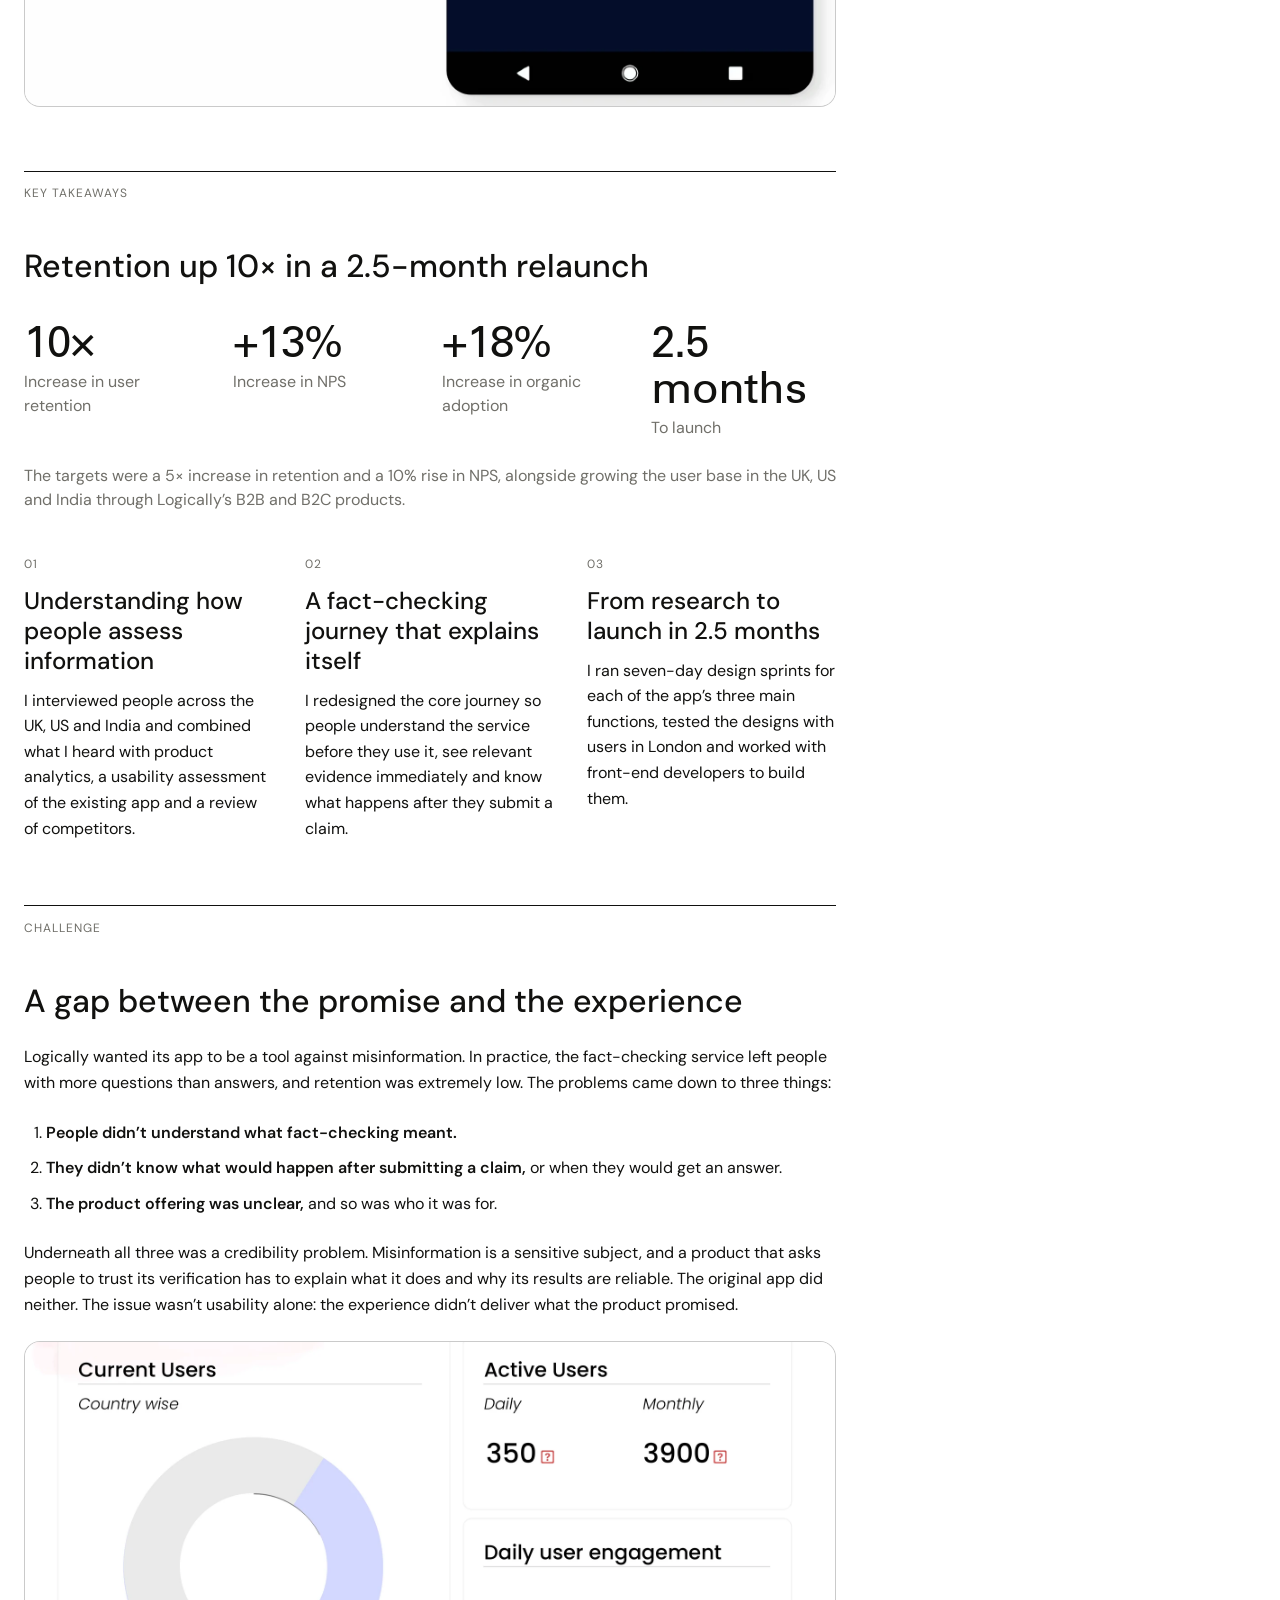
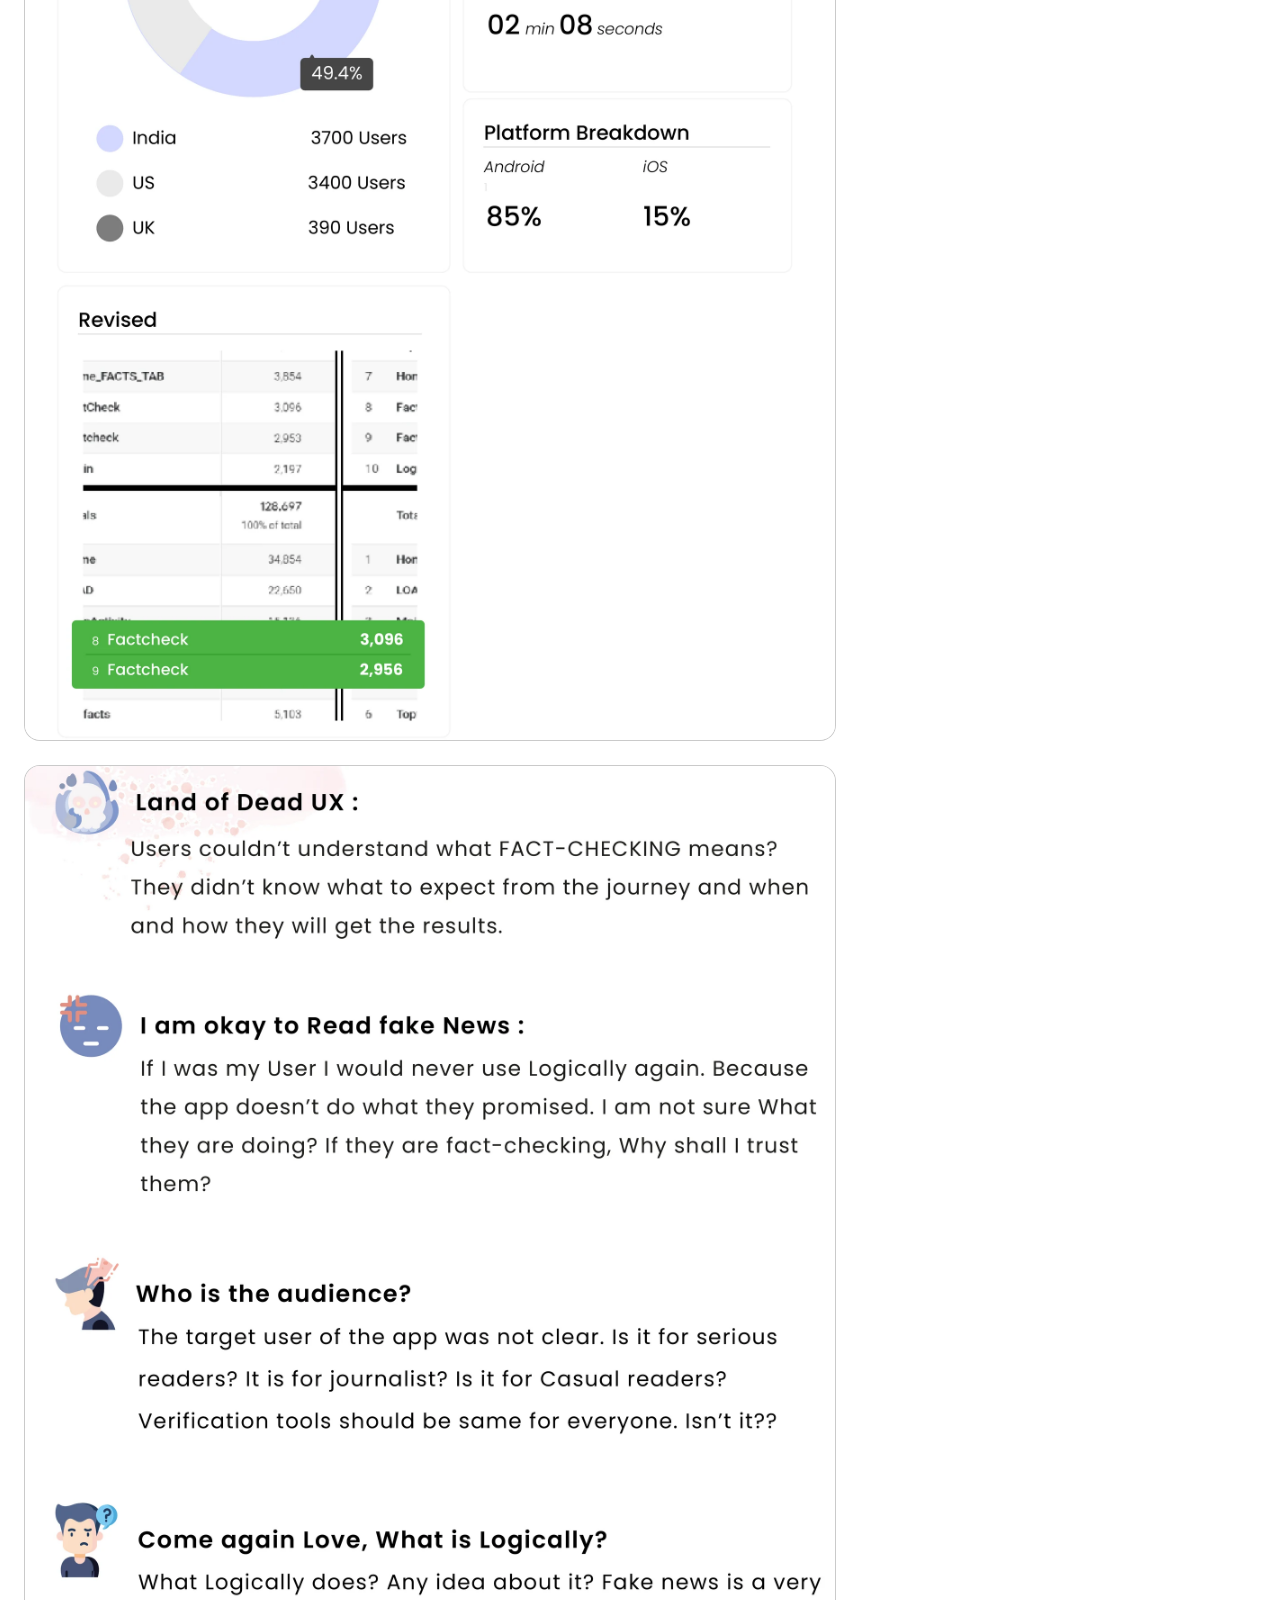
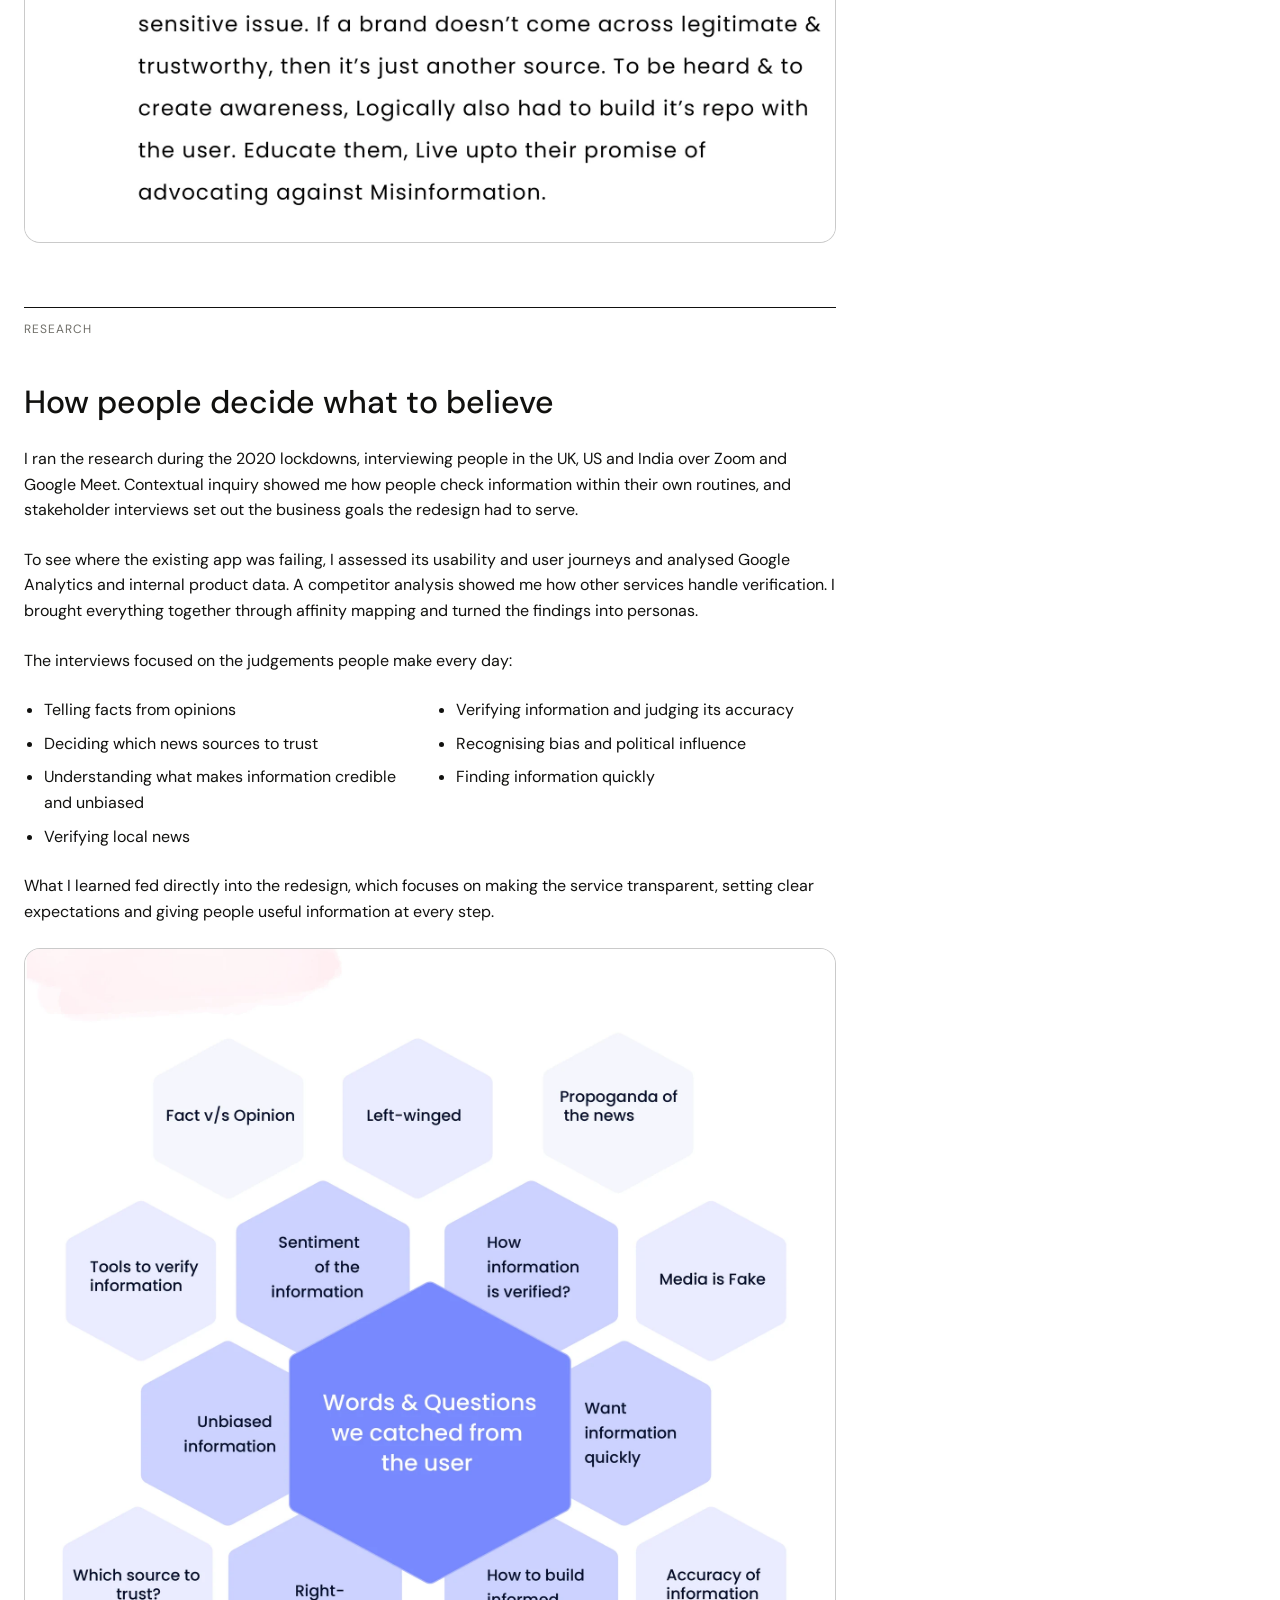
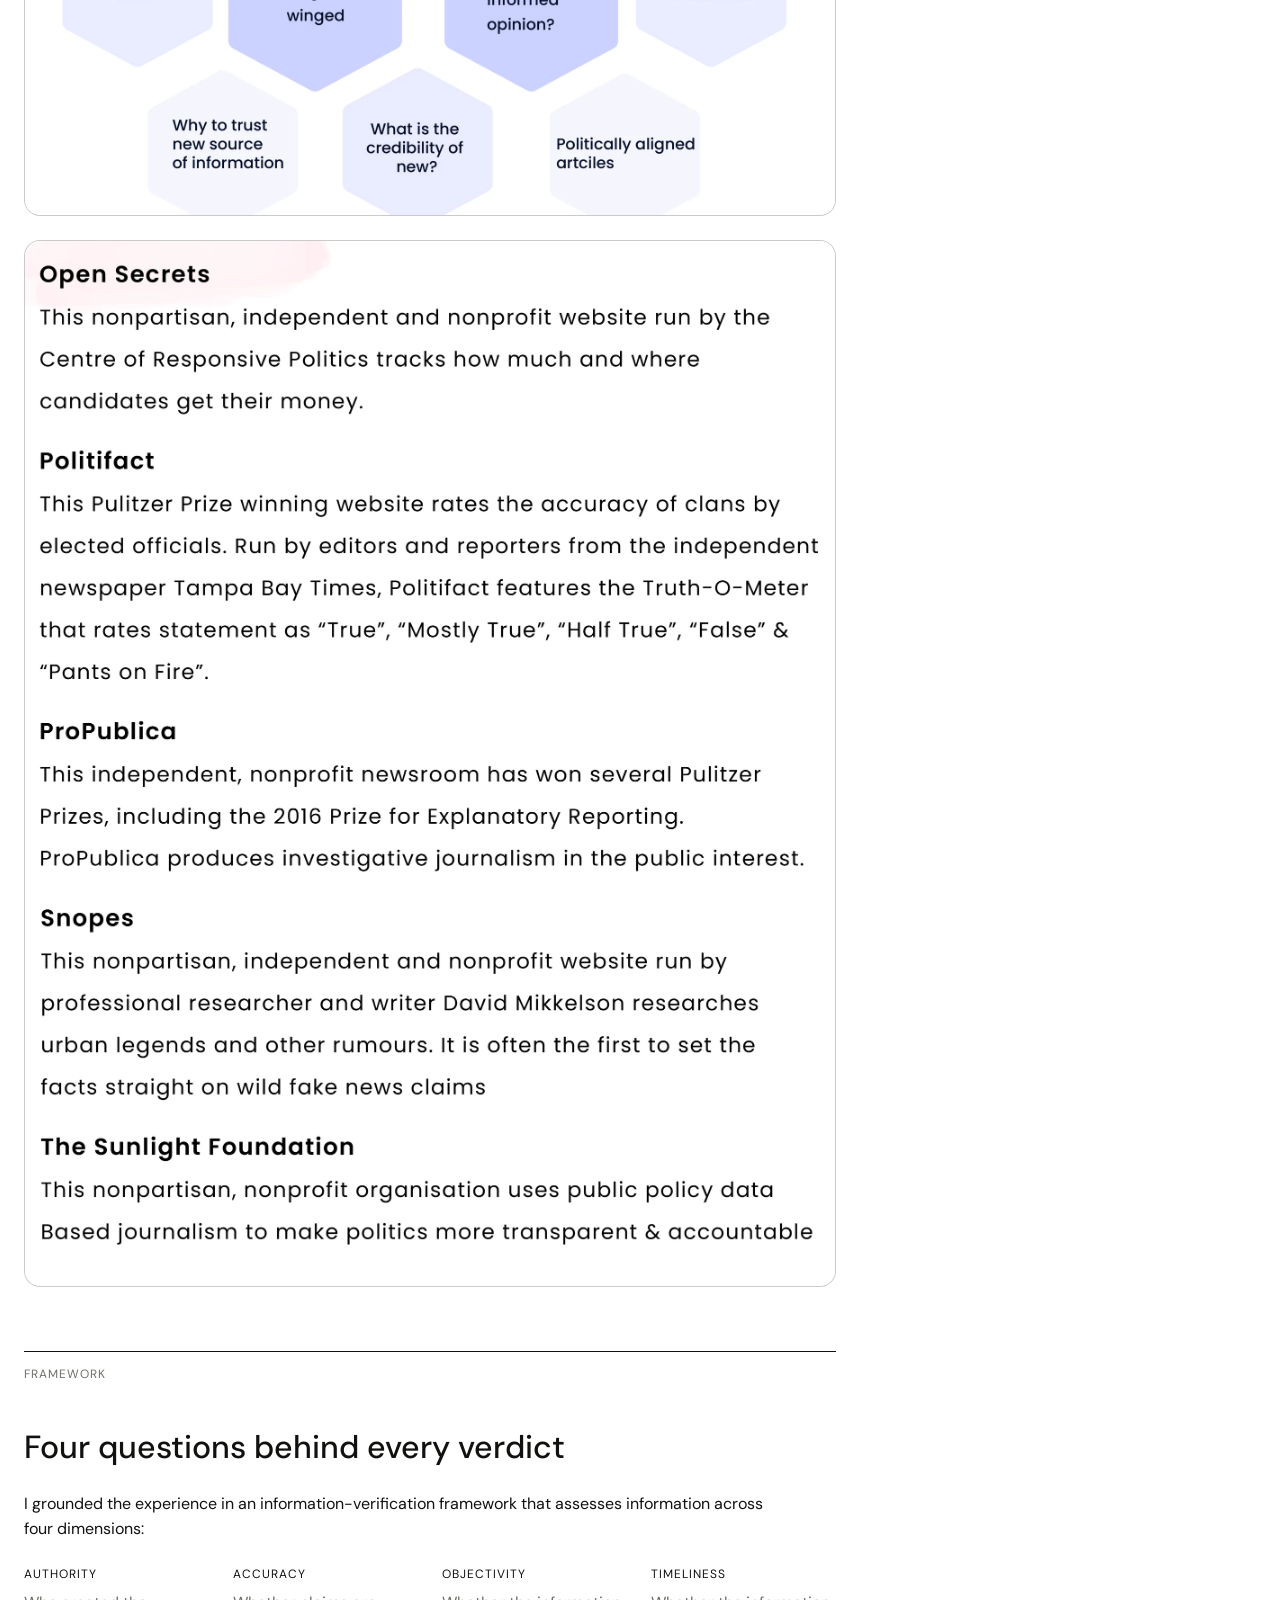
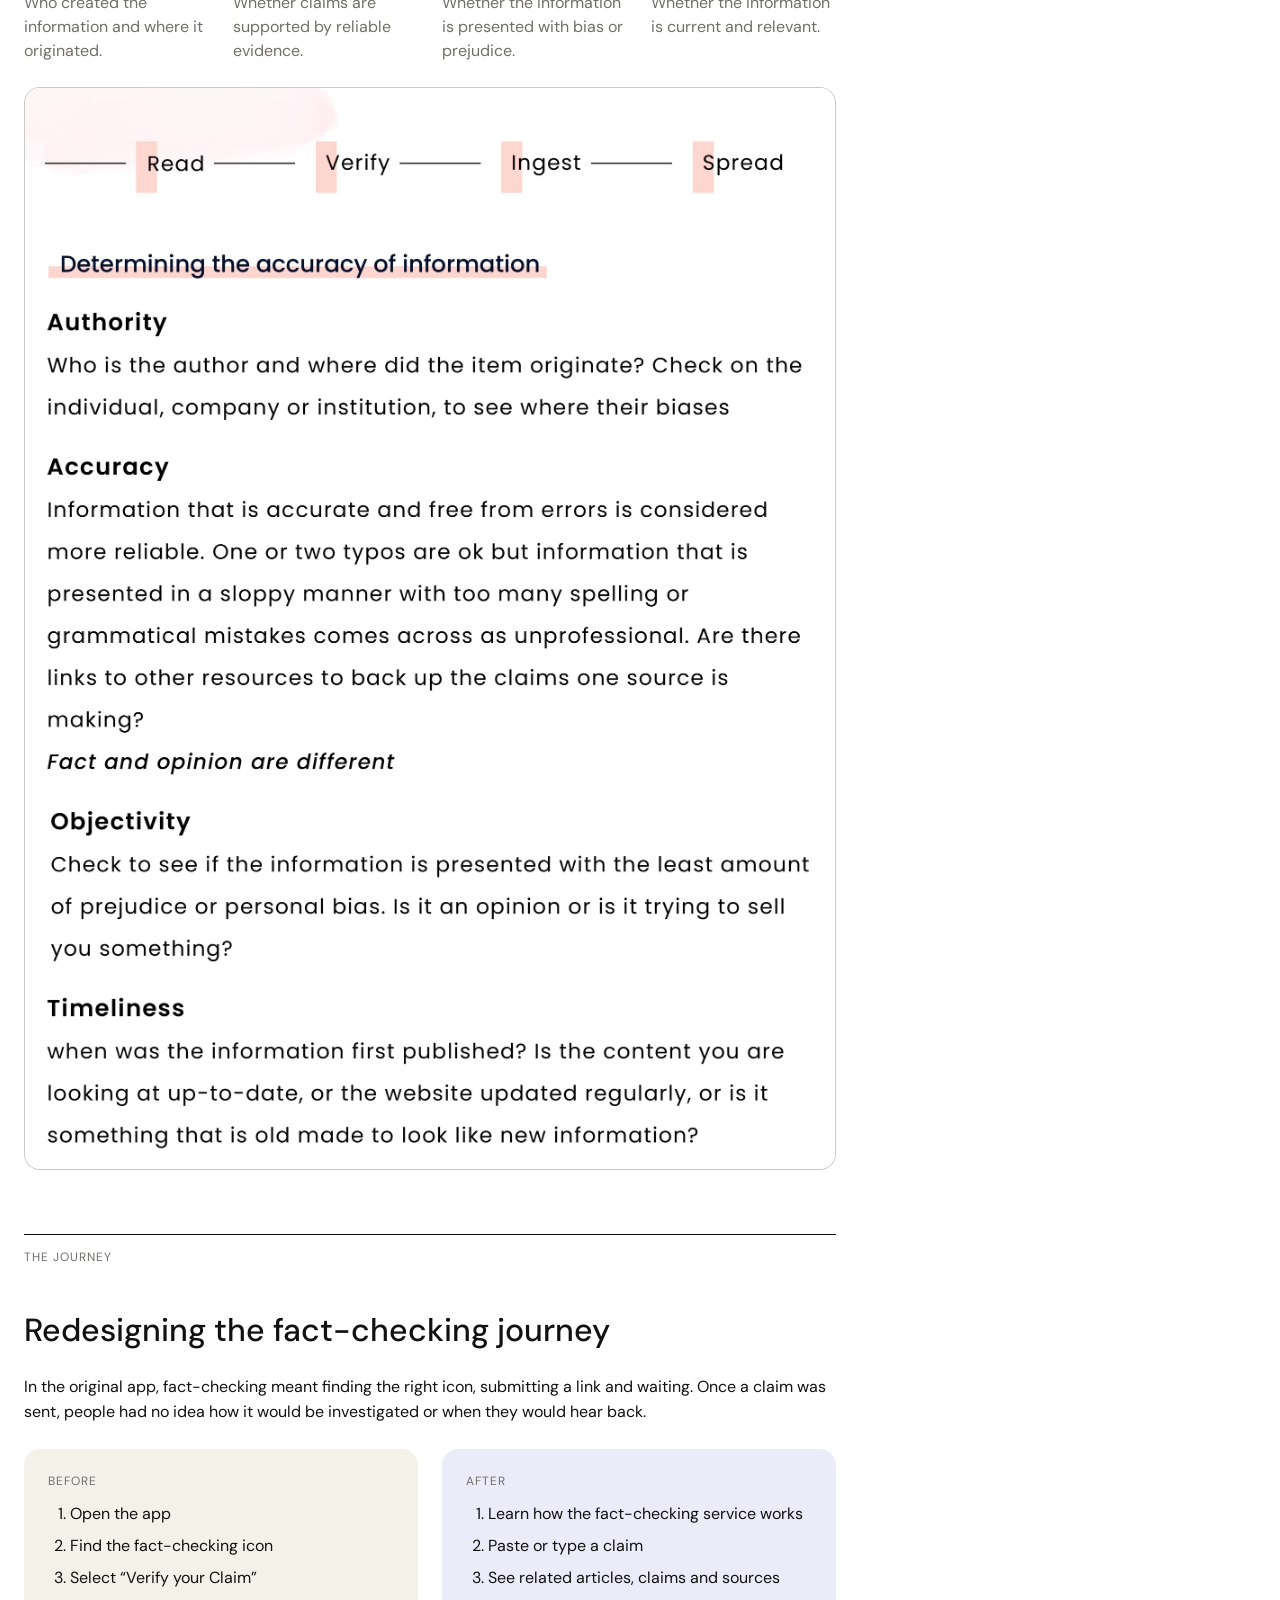
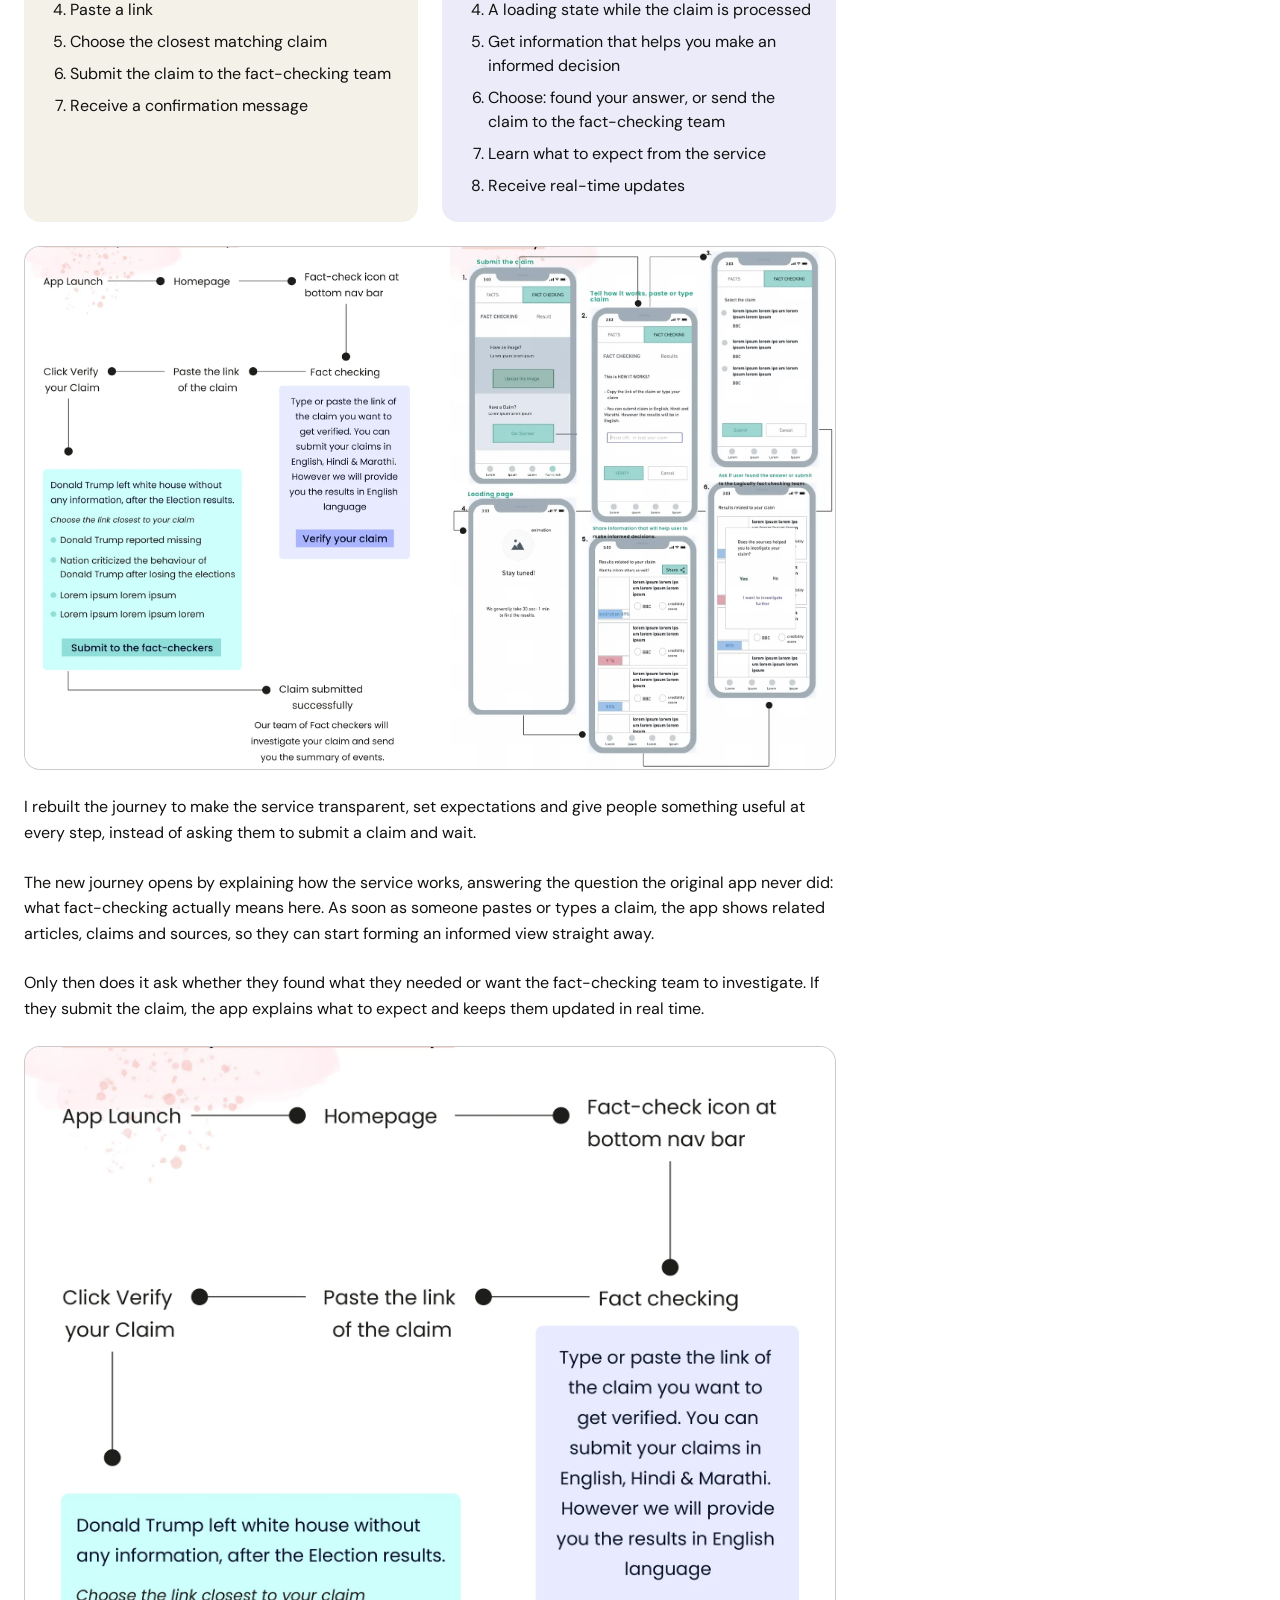
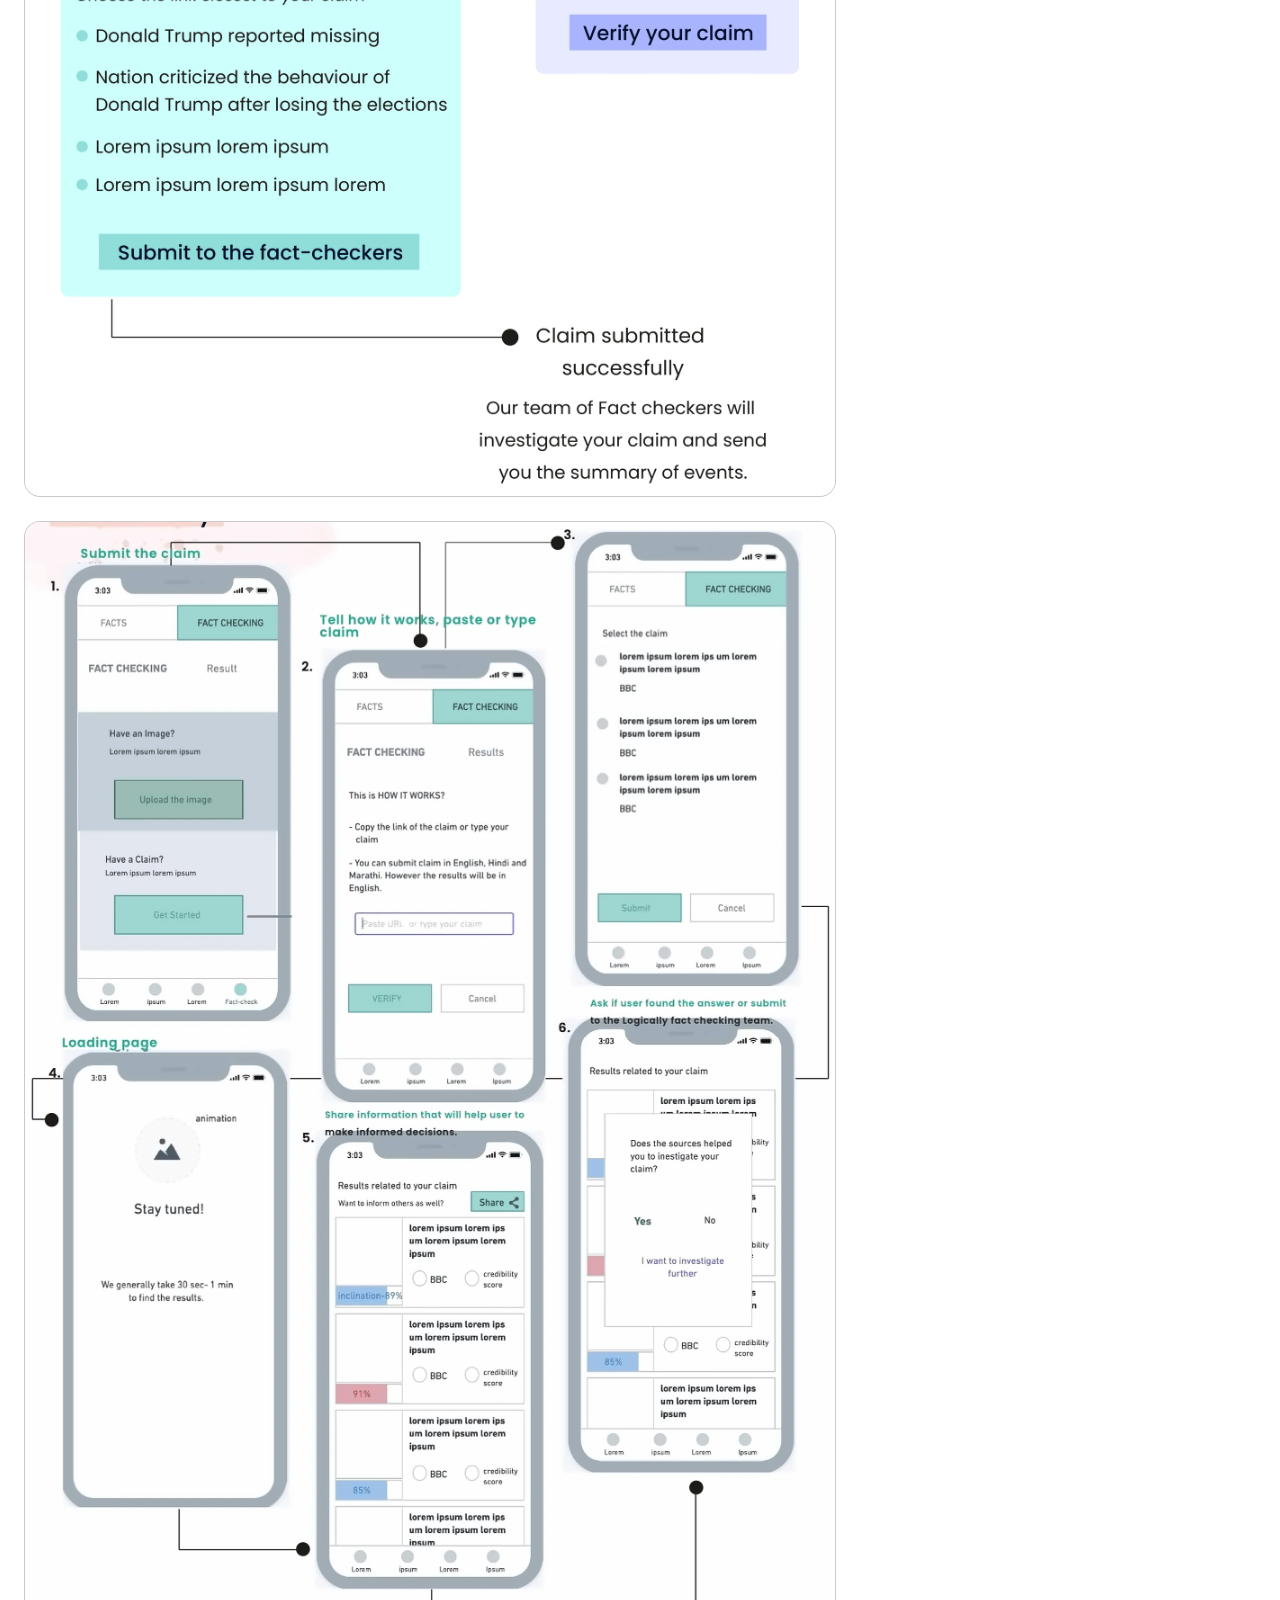
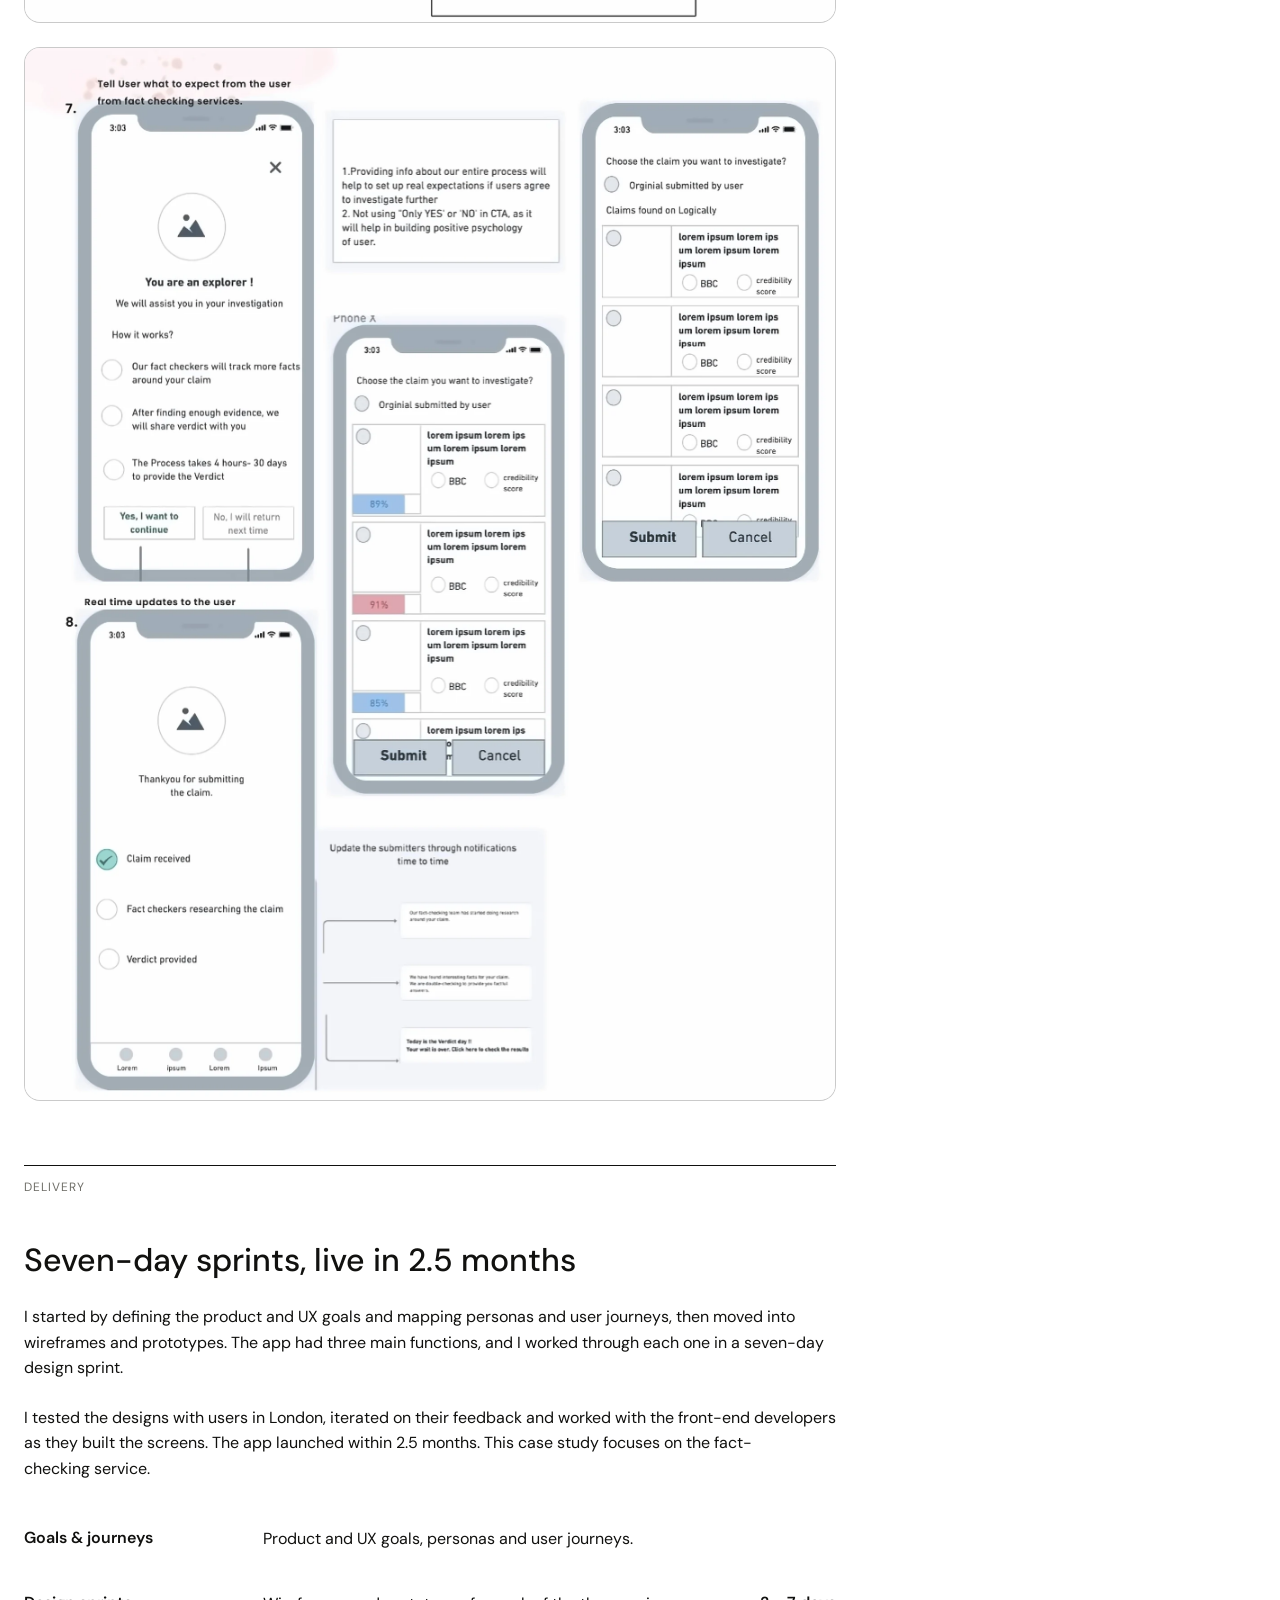
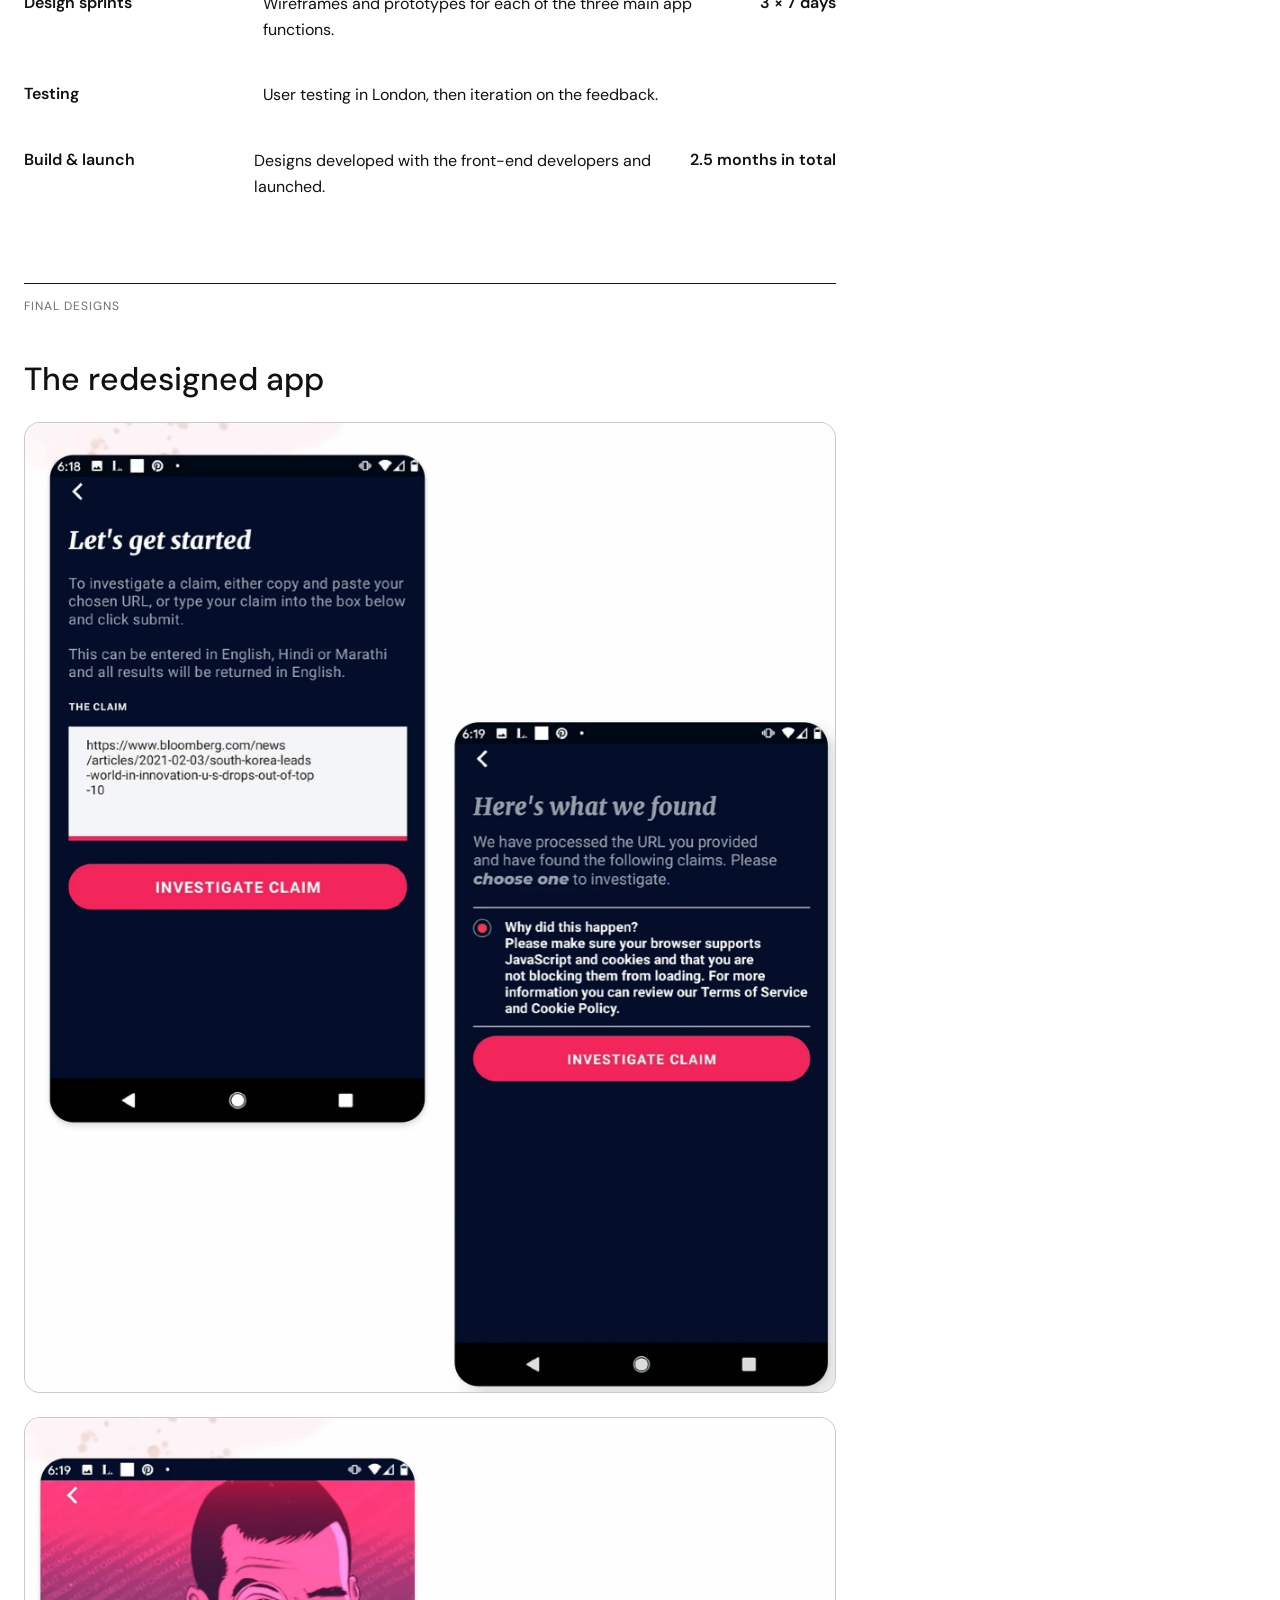
<file: logically.html>
<!doctype html>
<html lang="en">
<head>
<meta charset="utf-8">
<meta name="viewport" content="width=device-width, initial-scale=1">
<title>Logically · Fact-checking App Revamp · Case Study</title>
<script src="./support.js"></script>
</head>
<body>
<x-dc>
<helmet>
<link rel="preload" href="assets/69cf2f3ba9108901963ca83699d9c30d.ttf" as="font" type="font/ttf" crossorigin="">
<link rel="preconnect" href="https://fonts.googleapis.com">
<link href="https://fonts.googleapis.com/css2?family=DM+Sans:opsz,wght@9..40,400;9..40,500;9..40,600&amp;family=Forum&amp;display=swap" rel="stylesheet">
<style>
@font-face{font-family:'Univers';src:url(assets/69cf2f3ba9108901963ca83699d9c30d.ttf) format('truetype');font-weight:400;font-style:normal;font-display:swap}
body{margin:0;background:#ffffff}
a{color:#11110f;text-decoration:none}a:hover{color:#706f69}
.site{--ink:#11110f;--muted:#706f69;--line:rgba(17,17,15,.22);--bg:#ffffff;--pill:#f4f1e9;--pill-dark:#2a2a28;--green:#20a75a;--panel:#efefec;background:var(--bg);color:var(--ink);font-family:'DM Sans',system-ui,sans-serif;font-variation-settings:"opsz" 14;font-weight:400;-webkit-font-smoothing:antialiased}
.serif{font-family:'Univers',Helvetica,Arial,sans-serif;font-weight:400;font-style:normal}
.sans{font-family:'DM Sans',system-ui,sans-serif;font-variation-settings:"opsz" 14;font-weight:400;font-style:normal}
.eyebrow{margin:0;font-size:12px;line-height:17.28px;letter-spacing:1px;text-transform:uppercase;color:var(--muted);font-family:'DM Sans',system-ui,sans-serif}
html{scroll-behavior:smooth}
*{box-sizing:border-box}
img{display:block;width:100%;height:auto}
strong,b{font-weight:600}

/* Same page-frame rules as the homepage and the other case studies */
.wrap{max-width:1280px;margin:0 auto;display:flex;justify-content:space-between;align-items:flex-start}
.main{flex:1 1 auto;min-width:0;max-width:860px;padding:24px;padding-bottom:96px;box-sizing:border-box}

.side{flex:0 0 160px;width:160px;position:sticky;top:0;height:100vh;overflow-y:auto;box-sizing:border-box;padding:24px;border-left:1px solid var(--line);background:var(--bg);display:grid;grid-template-rows:auto minmax(16px,1fr) auto minmax(48px,5fr) auto;justify-items:start}
.side-logo{grid-row:1;font-style:normal;font-size:32px;line-height:32px;align-self:flex-start}
.side-nav{grid-row:3;display:flex;flex-direction:column;align-items:flex-start;gap:12px}
.side-nav a{font-size:16px;line-height:24px}
.side-social{grid-row:5;align-self:end;display:flex;flex-direction:column;align-items:flex-start;gap:12px}
.side-social a{font-size:16px;line-height:24px}
/* Email me: a button that copies the address; reset so it looks and behaves exactly like the sidebar links */
.side-email{appearance:none;-webkit-appearance:none;background:none;border:0;border-radius:0;margin:0;padding:0;font:inherit;font-size:16px;line-height:24px;color:#11110f;text-align:left;cursor:pointer;align-self:flex-start}
.side-email:hover{color:#706f69}
.side-email-sr{position:absolute;width:1px;height:1px;margin:-1px;padding:0;overflow:hidden;clip:rect(0 0 0 0);clip-path:inset(50%);white-space:nowrap;border:0}
.side-email-fallback{margin:0;font-size:12px;line-height:18px;color:var(--muted)}
.side-email-fallback[hidden]{display:none}
.side-email-address{display:block;color:var(--ink);overflow-wrap:anywhere;-webkit-user-select:all;user-select:all}

.mhead{display:none;align-items:center;justify-content:space-between;padding:13.6px 20px;border-bottom:1px solid var(--line);background:rgba(255,255,255,.94);-webkit-backdrop-filter:blur(12px);backdrop-filter:blur(12px)}
.mhead-logo{font-style:normal;font-size:24px;line-height:36px}

/* Back button: understated pill, reusing the site's pill token, with an intentional hover shift */
.back-pill{display:inline-flex;align-items:center;padding:16px 36px;border:1px solid var(--ink);border-radius:999px;background:transparent;color:var(--ink);font-size:16px;line-height:24px;letter-spacing:.02em;transition:background .25s ease,color .25s ease,transform .25s cubic-bezier(.2,.7,.2,1)}
.back-pill:hover,.back-pill:focus-visible{background:var(--ink);color:var(--bg);transform:translateX(-3px)}
.back-pill:focus-visible{outline:2px solid var(--ink);outline-offset:4px}
.back-pill:active{transform:translateX(-1px) scale(.97)}

/* Shared case-study header: title and intro on the first row, project details on a second row beneath them */
.cs-hero{display:flex;flex-direction:column;gap:56px;padding:88px 0 0}
.cs-hero-lead{display:flex;flex-direction:column;gap:32px}
.cs-meta{margin:0;display:grid;grid-auto-flow:column;grid-auto-columns:minmax(0,1fr);gap:24px 32px;padding-top:24px}
.cs-meta > div{display:flex;flex-direction:column;gap:6px}
.cs-meta dd{line-height:1.5}

/* Case-study section rhythm, reusing the homepage's .sec / .sec-head components */
.sec{padding-top:64px}
.sec-head{display:flex;justify-content:space-between;align-items:flex-start;gap:16px;border-top:1px solid var(--ink);padding:13.6px 0;min-height:44.5px;box-sizing:border-box}
.cs-body{padding-top:32px;display:flex;flex-direction:column;gap:24px}
/* Every section title, secondary heading and body block spans the full content column; no element sets its own width. */
.cs-body > :is(h2,h3,h4,p,ul,ol),.cs-body > div > :is(h2,h3,h4,p,ul,ol){width:100%;max-width:none}
.cs-body > h3{margin-top:16px!important}

/* Case-specific: product-suite hero, visual panels, at-a-glance grids and figures */
.dc-panel{position:relative;overflow:hidden;border-radius:16px;background:var(--panel);padding:clamp(12px,3vw,32px)}
.dc-panel img{border-radius:8px}
/* Sections 01–03: images sit directly on the page; the panel keeps its padding so sizing and position are unchanged */
.dc-panel.dc-clear{background:transparent}
.dc-suite{display:grid;grid-template-columns:repeat(5,minmax(0,1fr));gap:clamp(8px,1.2vw,14px);align-items:start}
.dc-suite img{border-radius:6px}
.dc-wide{overflow-x:auto;-webkit-overflow-scrolling:touch;overscroll-behavior-x:contain}
.dc-wide img{min-width:0}
.dc-ia{display:grid;grid-template-columns:minmax(0,.58fr) minmax(0,1fr);gap:12px;align-items:start}
.dc-ia-col{display:flex;flex-direction:column;gap:12px}
.dc-trio{display:grid;grid-template-columns:minmax(0,1fr);gap:24px}
.dc-trio figure{margin:0;overflow:hidden;border-radius:12px;background:transparent}
.dc-trio img{width:100%;height:auto;border-radius:0}
.dc-cap{font-size:16px;line-height:1.5;color:var(--muted)}

.dc-glance{display:grid;grid-template-columns:repeat(3,minmax(0,1fr));gap:24px;padding-top:20px}
.dc-glance > div{display:flex;flex-direction:column;gap:6px}
.dc-glance-t{font-family:'DM Sans',system-ui,sans-serif;font-variation-settings:"opsz" 14;font-style:normal;font-weight:400;font-size:20px;line-height:1.25}
.dc-glance-d{font-size:16px;line-height:1.5;color:var(--muted)}
.dc-stats{display:grid;grid-template-columns:repeat(3,minmax(0,1fr));gap:24px;padding-top:8px}
.dc-stats.two{grid-template-columns:repeat(2,minmax(0,1fr))}
.dc-stat{display:flex;flex-direction:column;gap:6px}
.dc-stat-num{font-size:44px;line-height:1.05;letter-spacing:-.02em}
.dc-stat-label{font-size:16px;line-height:1.5;color:var(--muted)}
.dc-note{margin:0;font-size:16px;line-height:1.5;color:var(--muted)}
.dc-learn{display:grid;grid-template-columns:repeat(2,minmax(0,1fr));gap:32px 40px}
.dc-learn > div{display:flex;flex-direction:column;gap:10px;padding-top:20px}
.dc-learn h3{margin:0;font-size:24px;line-height:1.25;font-weight:500}
.dc-learn p{margin:0;font-size:16px;line-height:1.6}

/* Large desktop: use more of the available width, exactly as the homepage does */
@media (min-width:1600px){
.wrap{max-width:min(92vw,1920px)}
.main{max-width:1180px;padding-left:48px;padding-right:48px}
.side{width:160px;flex:0 0 160px}
}

/* Large monitors (1440px and up): section dividers and media keep the full content width; titles, body text and text-led blocks keep an 812px reading measure, and the top section keeps its standard-desktop proportions. Left alignment is unchanged. */
@media (min-width:1440px){
.site{--cs-measure:812px}
.cs-hero{max-width:var(--cs-measure)}
.cs-body > :not(figure):not(:has(img,video,iframe,figure)){max-width:var(--cs-measure)}
}

/* Tablet: header nav replaces the side column */
@media (max-width:1079px){
.wrap{display:block}
.side{display:none}
.mhead{display:flex;padding:13.6px 24px}
.main{max-width:none}
}

/* Mobile: matches the homepage's 402px Figma frame breakpoint */
@media (max-width:767px){
.cs-hero{padding:56px 0 0;gap:40px}
.cs-meta{grid-auto-flow:row;grid-template-columns:repeat(2,minmax(0,1fr))}
.mhead{padding:13.6px 20px}
.main{padding:20px;padding-bottom:64px}
.sec-head{min-height:45.9px}
.dc-suite{display:flex;overflow-x:auto;scroll-snap-type:x mandatory;-webkit-overflow-scrolling:touch;gap:10px;margin:0 -12px;padding:0 12px 4px}
.dc-suite img{flex:0 0 72%;scroll-snap-align:start}
.dc-wide img{width:auto;max-width:none;height:260px}
.dc-ia{grid-template-columns:1fr}
.dc-ia > img{max-width:64%;margin:0 auto}
.dc-trio{grid-template-columns:1fr}
.dc-trio figure{aspect-ratio:auto}
.dc-trio img{height:auto}
.dc-glance,.dc-stats,.dc-stats.two,.dc-learn{grid-template-columns:1fr;gap:16px}
.dc-learn{gap:24px}
}

/* Case-study storytelling kit, shared by every case study so the structure scales.
   Page order: hero, lead visual, At a glance, AI in this project, Delivery speed, then the narrative sections.
   .cs-tbc, .cs-tag.tbc and .cs-visual-todo mark information still to be provided: remove each one before export. */
.cs-visual{margin:0;display:flex;flex-direction:column;gap:12px}
.cs-visual-stage{position:relative;overflow:hidden;border-radius:16px;background:var(--pill)}
.cs-visual-stage > img,.cs-visual-stage > video{display:block;width:100%;height:auto}
.cs-visual-todo{display:flex;align-items:center;justify-content:center;min-height:280px;padding:32px;border:1px dashed #b45309;border-radius:16px;background:#fff7e6;color:#8a3b00;font-size:16px;line-height:1.5;text-align:center}
.cs-cap{font-size:16px;line-height:1.5;color:var(--muted)}
.cs-impact{display:grid;grid-template-columns:repeat(3,minmax(0,1fr));gap:32px}
.cs-impact > div{display:flex;flex-direction:column;gap:12px;padding-top:20px}
.cs-impact h3{margin:0;font-size:24px;line-height:1.25;font-weight:500}
.cs-impact p{margin:0;font-size:16px;line-height:1.6}
.cs-evidence{margin:0;font-size:16px;line-height:1.6;color:var(--muted)}
.cs-rows{list-style:none;margin:0;padding:0}
.cs-rows li{display:grid;grid-template-columns:minmax(0,.9fr) minmax(0,1.8fr) minmax(120px,auto);gap:24px;align-items:start;padding:20px 0}
.cs-row-t{font-size:16px;line-height:1.5;font-weight:600}
.cs-row-d{font-size:16px;line-height:1.6}
.cs-row-x{justify-self:end;text-align:right;font-size:16px;line-height:1.5}
.cs-time{font-weight:600;white-space:nowrap}
/* Workflow labels: one soft tint per category, with a matching dot; text passes 4.5:1 on every tint */
.cs-tag{display:inline-flex;align-items:center;gap:6px;border-radius:999px;padding:4px 10px;font-size:12px;line-height:18px;letter-spacing:.84px;text-transform:uppercase;white-space:nowrap;border:1px solid transparent;color:var(--ink);background:var(--pill)}
.cs-tag::before{content:"";flex:none;width:6px;height:6px;border-radius:50%;background:currentColor}
.cs-tag.ai-first{background:#ecebfa;border-color:#dcd9f5;color:#423ca0}
.cs-tag.ai-assisted{background:#e2f1ea;border-color:#cfe6db;color:#1d6a4c}
.cs-tag.human{background:#f5ebe1;border-color:#ecdccd;color:#8c4a26}
.cs-tag.tbc{border-style:dashed;border-color:#b45309;color:#8a3b00;background:#fff7e6}
.cs-tag.tbc::before{content:none}
.cs-ai{display:grid;grid-template-columns:repeat(3,minmax(0,1fr));gap:32px}
.cs-ai > div{display:flex;flex-direction:column;gap:10px;padding-top:20px}
.cs-ai h3{margin:0;font-size:20px;line-height:1.3;font-weight:500}
.cs-ai p{margin:0;font-size:16px;line-height:1.6}
.cs-tbc{padding:1px 6px;border:1px dashed #b45309;border-radius:4px;background:#fff7e6;color:#8a3b00;font-size:14px;line-height:1.7;-webkit-box-decoration-break:clone;box-decoration-break:clone}
@media (max-width:767px){
.cs-impact,.cs-ai{grid-template-columns:1fr;gap:24px}
.cs-rows li{grid-template-columns:1fr;gap:8px}
.cs-row-x{justify-self:start;text-align:left}
}

/* Case-study sidebar: links to this page's own sections; the one in view is underlined */
.cs-section[id]{scroll-margin-top:24px}
.side-nav a.is-active{text-decoration:underline;text-decoration-thickness:1px;text-underline-offset:5px}

/* Logically: stats row, lists, framework cards, before/after journey and final-design gallery */
.lg-stats{grid-template-columns:repeat(4,minmax(0,1fr))}
.lg-list{margin:0;padding-left:22px;display:flex;flex-direction:column;gap:10px;font-size:16px;line-height:1.6}
.lg-topics{margin:0;padding-left:20px;display:grid;grid-template-columns:repeat(2,minmax(0,1fr));gap:8px 32px;font-size:16px;line-height:1.6}
.lg-four{display:grid;grid-template-columns:repeat(4,minmax(0,1fr));gap:24px}
.lg-four > div{display:flex;flex-direction:column;gap:8px}
.lg-four .eyebrow{color:var(--ink)}
.lg-four p{margin:0;font-size:16px;line-height:1.5;color:var(--muted)}
.lg-compare{display:grid;grid-template-columns:repeat(2,minmax(0,1fr));gap:24px}
.lg-compare > div{display:flex;flex-direction:column;gap:12px;padding:24px;border-radius:16px;background:var(--pill)}
.lg-compare > div:last-child{background:#ecebfa}
.lg-compare ol{margin:0;padding-left:22px;display:flex;flex-direction:column;gap:8px;font-size:16px;line-height:1.5}
.lg-ph{min-height:0;aspect-ratio:16/10}
.lg-ph-hero{min-height:0;aspect-ratio:16/9}
.lg-ph-wide{min-height:0;aspect-ratio:2/1}
.lg-gallery{display:grid;grid-template-columns:minmax(0,1fr);gap:24px}
.lg-shot{background:#ffffff;border:1px solid var(--line)}
.lg-shot > img{width:100%;height:auto}
@media (max-width:767px){
.lg-stats,.lg-topics,.lg-four,.lg-compare,.lg-gallery{grid-template-columns:1fr}
.lg-stats{gap:16px}
.lg-ph,.lg-ph-hero,.lg-ph-wide{aspect-ratio:4/3}
}

/* More case studies */
.cs-next{padding-bottom:40px}
.cs-next-list{list-style:none;margin:0;padding:24px 0 0}
.cs-next-item{display:grid;grid-template-columns:minmax(0,1fr) auto;align-items:baseline;column-gap:24px;padding:28px 0;border-top:1px solid var(--line);color:var(--ink);transition:opacity .35s ease}
.cs-next-list li:last-child .cs-next-item{border-bottom:1px solid var(--line)}
.cs-next-item:hover,.cs-next-item:focus-visible{color:var(--ink)}
.cs-next-title{display:inline;justify-self:start;font-size:28px;line-height:1.2;padding-bottom:2px;background:linear-gradient(currentColor,currentColor) no-repeat 0 100% / 0 1px;transition:transform .45s cubic-bezier(.2,.7,.2,1),background-size .45s cubic-bezier(.2,.7,.2,1)}
.cs-next-meta{display:flex;align-items:baseline;gap:24px}
.cs-next-meta .eyebrow{white-space:nowrap}
.cs-next-arrow{display:inline-block;font-family:'DM Sans',system-ui,sans-serif;font-size:24px;line-height:24px;transition:transform .45s cubic-bezier(.2,.7,.2,1)}
.cs-next-list:hover .cs-next-item:not(:hover),.cs-next-list:focus-within .cs-next-item:not(:focus-visible):not(:hover){opacity:.35}
.cs-next-item:hover .cs-next-title,.cs-next-item:focus-visible .cs-next-title{transform:translateX(14px);background-size:100% 1px}
.cs-next-item:hover .cs-next-arrow,.cs-next-item:focus-visible .cs-next-arrow{transform:translate(4px,-4px)}
.cs-next-item:focus-visible,.cs-next .sec-head a:focus-visible{outline:2px solid var(--ink);outline-offset:4px}
@media (max-width:767px){
.cs-next-item{grid-template-columns:minmax(0,1fr) 24px;column-gap:12px;row-gap:8px;padding:22px 0;align-items:start}
.cs-next-title{font-size:24px;grid-column:1}
.cs-next-meta{display:contents}
.cs-next-meta .eyebrow{grid-column:1;grid-row:2;white-space:normal}
.cs-next-arrow{grid-column:2;grid-row:1;justify-self:end}
}
@media (prefers-reduced-motion:reduce){.cs-next-title,.cs-next-arrow{transition:none}.cs-next-item:hover .cs-next-title,.cs-next-item:focus-visible .cs-next-title,.cs-next-item:hover .cs-next-arrow,.cs-next-item:focus-visible .cs-next-arrow{transform:none}}

/* Motion polish: page content fades out as you leave and settles in when the next page is ready (the sidebar stays put), gentle scrolling and one hover timing across the site; reduced motion keeps only plain fades */
.main{animation:ag-in .4s cubic-bezier(.2,.7,.2,1) backwards}
html.ag-leaving .main{opacity:0;transition:opacity .18s ease}
@keyframes ag-in{from{opacity:0;transform:translateY(8px)}}
@keyframes ag-fade{from{opacity:0}}
:where(a){transition:color .2s ease,opacity .2s ease}
.side-email,.talk{transition:color .2s ease}
.side-nav a{text-decoration:underline;text-decoration-color:transparent;text-decoration-thickness:1px;text-underline-offset:5px;transition:color .2s ease,text-decoration-color .25s ease}
.side-nav a.is-active{text-decoration-color:currentColor}
:where(a,button):focus-visible{outline:2px solid var(--ink,#11110f);outline-offset:4px}
@media (hover:none){
.cs-next-list:hover .cs-next-item:not(:hover){opacity:1}
.cs-next-item:hover .cs-next-title,.cs-next-item:hover .cs-next-arrow{transform:none}
}
@media (prefers-reduced-motion:reduce){
html{scroll-behavior:auto}
.main{animation-name:ag-fade;animation-duration:.25s}
.back-pill,.back-pill:hover,.back-pill:focus-visible,.back-pill:active{transform:none}
}
</style>
</helmet>
<div class="site">
  <header class="mhead">
    <a class="mhead-logo serif" href="index.html" aria-label="Ana García, home">AG</a>
  </header>

  <div class="wrap" id="top">
    <main class="main">

      <a href="index.html" class="back-pill sans">Back</a>

      <header class="cs-hero">
        <div class="cs-hero-lead">
          <h1 class="serif" style="margin: 0; font-style: normal; font-size: clamp(40px, 7vw, 80px); line-height: 1.05; letter-spacing: -0.02em; font-weight: 400">Making fact-checking clear enough to&nbsp;trust</h1>
          <p class="lead" style="margin: 0; font-size: 18px; line-height: 1.5; color: #11110f; max-width: 48ch; text-wrap: pretty;">Logically set out to fight misinformation, but its consumer app asked people to trust a fact-checking service they couldn’t understand. I researched how people in the UK, US and India decide what to believe, then redesigned the fact-checking experience so it explains itself, shows useful evidence straight away and keeps people informed until their answer arrives.</p>
        </div>
        <dl class="cs-meta">
          <div><dt class="eyebrow" style="margin:0">Client</dt><dd style="margin: 0; font-size: 16px;">Logically</dd></div>
          <div><dt class="eyebrow" style="margin:0">Industry</dt><dd style="margin: 0; font-size: 16px;">Media &amp; Information Integrity</dd></div>
          <div><dt class="eyebrow" style="margin:0">Role</dt><dd style="margin: 0; font-size: 16px;">User research &amp; product design</dd></div>
          <div><dt class="eyebrow" style="margin:0">Disciplines</dt><dd style="margin: 0; font-size: 16px;">User Research · UX Design · Prototyping · Usability Testing</dd></div>
          <div><dt class="eyebrow" style="margin:0">Timeline</dt><dd style="margin: 0; font-size: 16px;">2.5 months · 2020</dd></div>
        </dl>
      </header>

      <figure class="cs-visual" style="margin-top: 56px">
        <div class="cs-visual-stage lg-shot"><img src="assets/ff7b0b958ad99310970bc40b6755c779.webp" alt="Redesigned Logically app: the Fact Finder home screen and the Let’s get started screen for submitting a claim" width="1800" height="2039"></div>
      </figure>

      <section class="cs-section sec" id="key-takeaways">
        <div class="sec-head"><span class="cs-label eyebrow">Key takeaways</span></div>
        <div class="cs-body">
          <h2 class="sans" style="margin: 0; font-size: 32px; line-height: 1.18; font-weight: 500;">Retention up 10× in a 2.5-month relaunch</h2>
          <div class="dc-stats serif lg-stats">
            <div class="dc-stat"><span class="dc-stat-num">10×</span><span class="dc-stat-label sans">Increase in user retention</span></div>
            <div class="dc-stat"><span class="dc-stat-num">+13%</span><span class="dc-stat-label sans">Increase in NPS</span></div>
            <div class="dc-stat"><span class="dc-stat-num">+18%</span><span class="dc-stat-label sans">Increase in organic adoption</span></div>
            <div class="dc-stat"><span class="dc-stat-num">2.5 months</span><span class="dc-stat-label sans">To launch</span></div>
          </div>
          <p class="dc-note">The targets were a 5× increase in retention and a 10% rise in NPS, alongside growing the user base in the UK, US and India through Logically’s B2B and B2C products.</p>
          <div class="cs-impact">
            <div>
              <span class="eyebrow">01</span>
              <h3 class="sans">Understanding how people assess information</h3>
              <p>I interviewed people across the UK, US and India and combined what I heard with product analytics, a usability assessment of the existing app and a review of competitors.</p>
            </div>
            <div>
              <span class="eyebrow">02</span>
              <h3 class="sans">A fact-checking journey that explains itself</h3>
              <p>I redesigned the core journey so people understand the service before they use it, see relevant evidence immediately and know what happens after they submit a claim.</p>
            </div>
            <div>
              <span class="eyebrow">03</span>
              <h3 class="sans">From research to launch in 2.5 months</h3>
              <p>I ran seven-day design sprints for each of the app’s three main functions, tested the designs with users in London and worked with front-end developers to build them.</p>
            </div>
          </div>
        </div>
      </section>

      <section class="cs-section sec" id="challenge">
        <div class="sec-head"><span class="cs-label eyebrow">Challenge</span></div>
        <div class="cs-body">
          <h2 class="sans" style="margin: 0; font-size: 32px; line-height: 1.18; font-weight: 500;">A gap between the promise and the experience</h2>
          <p style="margin: 0; font-size: 16px; line-height: 1.6; text-wrap: pretty; color: #11110f;">Logically wanted its app to be a tool against misinformation. In practice, the fact-checking service left people with more questions than answers, and retention was extremely low. The problems came down to three things:</p>
          <ol class="lg-list">
            <li><strong>People didn’t understand what fact-checking meant.</strong></li>
            <li><strong>They didn’t know what would happen after submitting a claim,</strong> or when they would get an answer.</li>
            <li><strong>The product offering was unclear,</strong> and so was who it was for.</li>
          </ol>
          <p style="margin: 0; font-size: 16px; line-height: 1.6; text-wrap: pretty; color: #11110f;">Underneath all three was a credibility problem. Misinformation is a sensitive subject, and a product that asks people to trust its verification has to explain what it does and why its results are reliable. The original app did neither. The issue wasn’t usability alone: the experience didn’t deliver what the product promised.</p>
          <figure class="cs-visual"><div class="cs-visual-stage lg-shot"><img src="assets/87f8e1c04eba936652ae9f5bd65d3b9e.webp" alt="App health, May–June 2020: users by country, active users, daily engagement, platform split and fact-check usage" width="1800" height="2218" loading="lazy"></div></figure>
          <figure class="cs-visual"><div class="cs-visual-stage lg-shot"><img src="assets/db65bb5ddfdc67e5f69364184bcb6ec7.webp" alt="Problems identified in the original fact-checking experience" width="1800" height="2390" loading="lazy"></div></figure>
        </div>
      </section>

      <section class="cs-section sec" id="research">
        <div class="sec-head"><span class="cs-label eyebrow">Research</span></div>
        <div class="cs-body">
          <h2 class="sans" style="margin: 0; font-size: 32px; line-height: 1.18; font-weight: 500;">How people decide what to believe</h2>
          <p style="margin: 0; font-size: 16px; line-height: 1.6; text-wrap: pretty; color: #11110f;">I ran the research during the 2020 lockdowns, interviewing people in the UK, US and India over Zoom and Google Meet. Contextual inquiry showed me how people check information within their own routines, and stakeholder interviews set out the business goals the redesign had to serve.</p>
          <p style="margin: 0; font-size: 16px; line-height: 1.6; text-wrap: pretty; color: #11110f;">To see where the existing app was failing, I assessed its usability and user journeys and analysed Google Analytics and internal product data. A competitor analysis showed me how other services handle verification. I brought everything together through affinity mapping and turned the findings into personas.</p>
          <p style="margin: 0; font-size: 16px; line-height: 1.6; text-wrap: pretty; color: #11110f;">The interviews focused on the judgements people make every day:</p>
          <ul class="lg-topics">
            <li>Telling facts from opinions</li>
            <li>Verifying information and judging its accuracy</li>
            <li>Deciding which news sources to trust</li>
            <li>Recognising bias and political influence</li>
            <li>Understanding what makes information credible and unbiased</li>
            <li>Finding information quickly</li>
            <li>Verifying local news</li>
          </ul>
          <p style="margin: 0; font-size: 16px; line-height: 1.6; text-wrap: pretty; color: #11110f;">What I learned fed directly into the redesign, which focuses on making the service transparent, setting clear expectations and giving people useful information at every step.</p>
          <figure class="cs-visual"><div class="cs-visual-stage lg-shot"><img src="assets/0dd1de7e1b6faca2700bd3203482fad0.webp" alt="Research synthesis: the words and questions captured from users, from fact versus opinion to which sources to trust" width="1800" height="1924" loading="lazy"></div></figure>
          <figure class="cs-visual"><div class="cs-visual-stage lg-shot"><img src="assets/3fe707d4f36d7815bdcfdc163546115e.webp" alt="Competitor analysis: Open Secrets, PolitiFact, ProPublica, Snopes and the Sunlight Foundation" width="1800" height="2323" loading="lazy"></div></figure>
        </div>
      </section>

      <section class="cs-section sec" id="framework">
        <div class="sec-head"><span class="cs-label eyebrow">Framework</span></div>
        <div class="cs-body">
          <h2 class="sans" style="margin: 0; font-size: 32px; line-height: 1.18; font-weight: 500;">Four questions behind every verdict</h2>
          <p style="margin: 0; font-size: 16px; line-height: 1.6; text-wrap: pretty; color: #11110f;">I grounded the experience in an information-verification framework that assesses information across four dimensions:</p>
          <div class="lg-four">
            <div><span class="eyebrow">Authority</span><p>Who created the information and where it originated.</p></div>
            <div><span class="eyebrow">Accuracy</span><p>Whether claims are supported by reliable evidence.</p></div>
            <div><span class="eyebrow">Objectivity</span><p>Whether the information is presented with bias or prejudice.</p></div>
            <div><span class="eyebrow">Timeliness</span><p>Whether the information is current and relevant.</p></div>
          </div>
          <figure class="cs-visual"><div class="cs-visual-stage lg-shot"><img src="assets/a446d29e851398952f856f79a206c4ad.webp" alt="Information-verification framework: read, verify, ingest, spread, and the four dimensions of authority, accuracy, objectivity and timeliness" width="1800" height="2403" loading="lazy"></div></figure>
        </div>
      </section>

      <section class="cs-section sec" id="journey">
        <div class="sec-head"><span class="cs-label eyebrow">The journey</span></div>
        <div class="cs-body">
          <h2 class="sans" style="margin: 0; font-size: 32px; line-height: 1.18; font-weight: 500;">Redesigning the fact-checking journey</h2>
          <p style="margin: 0; font-size: 16px; line-height: 1.6; text-wrap: pretty; color: #11110f;">In the original app, fact-checking meant finding the right icon, submitting a link and waiting. Once a claim was sent, people had no idea how it would be investigated or when they would hear back.</p>
          <div class="lg-compare">
            <div>
              <span class="eyebrow">Before</span>
              <ol>
                <li>Open the app</li>
                <li>Find the fact-checking icon</li>
                <li>Select “Verify your Claim”</li>
                <li>Paste a link</li>
                <li>Choose the closest matching claim</li>
                <li>Submit the claim to the fact-checking team</li>
                <li>Receive a confirmation message</li>
              </ol>
            </div>
            <div>
              <span class="eyebrow">After</span>
              <ol>
                <li>Learn how the fact-checking service works</li>
                <li>Paste or type a claim</li>
                <li>See related articles, claims and sources</li>
                <li>A loading state while the claim is processed</li>
                <li>Get information that helps you make an informed decision</li>
                <li>Choose: found your answer, or send the claim to the fact-checking team</li>
                <li>Learn what to expect from the service</li>
                <li>Receive real-time updates</li>
              </ol>
            </div>
          </div>
          <figure class="cs-visual"><div class="cs-visual-stage lg-shot"><img src="assets/25777566be0b2bb3487ebec60cf844d0.webp" alt="Side by side: the original fact-checking journey and the redesigned journey" width="2171" height="1400" loading="lazy"></div></figure>
          <p style="margin: 0; font-size: 16px; line-height: 1.6; text-wrap: pretty; color: #11110f;">I rebuilt the journey to make the service transparent, set expectations and give people something useful at every step, instead of asking them to submit a claim and wait.</p>
          <p style="margin: 0; font-size: 16px; line-height: 1.6; text-wrap: pretty; color: #11110f;">The new journey opens by explaining how the service works, answering the question the original app never did: what fact-checking actually means here. As soon as someone pastes or types a claim, the app shows related articles, claims and sources, so they can start forming an informed view straight away.</p>
          <p style="margin: 0; font-size: 16px; line-height: 1.6; text-wrap: pretty; color: #11110f;">Only then does it ask whether they found what they needed or want the fact-checking team to investigate. If they submit the claim, the app explains what to expect and keeps them updated in real time.</p>
          <figure class="cs-visual"><div class="cs-visual-stage lg-shot"><img src="assets/6eef04ee0db62c8fc462783808c9e30a.webp" alt="The original fact-checking journey, from app launch to “claim submitted successfully”" width="1800" height="2332" loading="lazy"></div></figure>
          <figure class="cs-visual"><div class="cs-visual-stage lg-shot"><img src="assets/3adcde8f63c65238fb16ae33c5b061d4.webp" alt="Redesigned journey, steps 1 to 6: how it works, entering a claim, related articles and sources, loading and results" width="1800" height="2445" loading="lazy"></div></figure>
          <figure class="cs-visual"><div class="cs-visual-stage lg-shot"><img src="assets/faa13741feb1da5ba12c37dfe64cb5ac.webp" alt="Redesigned journey, steps 7 and 8: what to expect from the service and real-time updates" width="1800" height="2337" loading="lazy"></div></figure>
        </div>
      </section>

      <section class="cs-section sec" id="delivery">
        <div class="sec-head"><span class="cs-label eyebrow">Delivery</span></div>
        <div class="cs-body">
          <h2 class="sans" style="margin: 0; font-size: 32px; line-height: 1.18; font-weight: 500;">Seven-day sprints, live in 2.5 months</h2>
          <p style="margin: 0; font-size: 16px; line-height: 1.6; text-wrap: pretty; color: #11110f;">I started by defining the product and UX goals and mapping personas and user journeys, then moved into wireframes and prototypes. The app had three main functions, and I worked through each one in a seven-day design sprint.</p>
          <p style="margin: 0; font-size: 16px; line-height: 1.6; text-wrap: pretty; color: #11110f;">I tested the designs with users in London, iterated on their feedback and worked with the front-end developers as they built the screens. The app launched within 2.5 months. This case study focuses on the fact-checking service.</p>
          <ul class="cs-rows" aria-label="Delivery stages">
            <li><span class="cs-row-t">Goals &amp; journeys</span><span class="cs-row-d">Product and UX goals, personas and user journeys.</span><span class="cs-row-x"></span></li>
            <li><span class="cs-row-t">Design sprints</span><span class="cs-row-d">Wireframes and prototypes for each of the three main app functions.</span><span class="cs-row-x"><span class="cs-time">3 × 7 days</span></span></li>
            <li><span class="cs-row-t">Testing</span><span class="cs-row-d">User testing in London, then iteration on the feedback.</span><span class="cs-row-x"></span></li>
            <li><span class="cs-row-t">Build &amp; launch</span><span class="cs-row-d">Designs developed with the front-end developers and launched.</span><span class="cs-row-x"><span class="cs-time">2.5 months in total</span></span></li>
          </ul>
        </div>
      </section>

      <section class="cs-section sec" id="final-designs">
        <div class="sec-head"><span class="cs-label eyebrow">Final designs</span></div>
        <div class="cs-body">
          <h2 class="sans" style="margin: 0; font-size: 32px; line-height: 1.18; font-weight: 500;">The redesigned app</h2>
          <div class="lg-gallery">
            <div class="cs-visual-stage lg-shot"><img src="assets/d5989b90afe9b752c22ba5a1e6771a6f.webp" alt="Final design: entering a claim and Here’s what we found, with related claims to investigate" width="1800" height="2152" loading="lazy"></div>
            <div class="cs-visual-stage lg-shot"><img src="assets/32cbc79e891c070f42069bda9fe1e11d.webp" alt="Final design: the results screens with context, evidence and a credibility score" width="1800" height="2094" loading="lazy"></div>
            <div class="cs-visual-stage lg-shot"><img src="assets/019dc823c4dca9744ffd0ebc0e28b9cc.webp" alt="Final design: evidence, requesting a fact-check and real-time results" width="1800" height="2041" loading="lazy"></div>
          </div>
        </div>
      </section>

      <section class="cs-section sec" id="outcomes">
        <div class="sec-head"><span class="cs-label eyebrow">Outcomes</span></div>
        <div class="cs-body">
          <h2 class="sans" style="margin: 0; font-size: 32px; line-height: 1.18; font-weight: 500;">A service people understood, and came back to</h2>
          <p style="margin: 0; font-size: 16px; line-height: 1.6; text-wrap: pretty; color: #11110f;">Within 2.5 months, the redesigned app was live. Retention rose 10×, double the 5× target. NPS increased by 13% against a 10% target, and organic adoption grew by 18%. By explaining what fact-checking is, showing the evidence up front and keeping people informed, the experience began to match what the product promised.</p>
        </div>
      </section>

      <section class="cs-section sec cs-next" aria-labelledby="cs-next-label">
        <div class="sec-head"><span class="cs-label eyebrow" id="cs-next-label">More case studies</span><a class="eyebrow" href="index.html#work">All work</a></div>
        <nav aria-label="More case studies"><ul class="cs-next-list">
          <li><a class="cs-next-item" href="film-tv.html"><span class="cs-next-title serif">Democratising the Film &amp; TV Industry</span><span class="cs-next-meta"><span class="eyebrow">Film &amp; TV</span><span class="cs-next-arrow" aria-hidden="true">↗</span></span></a></li>
          <li><a class="cs-next-item" href="digital-banking.html"><span class="cs-next-title serif">Digital banking strategy</span><span class="cs-next-meta"><span class="eyebrow">Retail &amp; Business Banking</span><span class="cs-next-arrow" aria-hidden="true">↗</span></span></a></li>
          <li><a class="cs-next-item" href="data-capture.html"><span class="cs-next-title serif">Transforming data capture across the business</span><span class="cs-next-meta"><span class="eyebrow">Energy</span><span class="cs-next-arrow" aria-hidden="true">↗</span></span></a></li>
          <li><a class="cs-next-item" href="ohai.html"><span class="cs-next-title serif">Ohai.ai · AI family assistant</span><span class="cs-next-meta"><span class="eyebrow">AI &amp; Enterprise Software</span><span class="cs-next-arrow" aria-hidden="true">↗</span></span></a></li>
          <li><a class="cs-next-item" href="dsit.html"><span class="cs-next-title serif">Digital Verification Services Register · GOV.UK</span><span class="cs-next-meta"><span class="eyebrow">Public Sector</span><span class="cs-next-arrow" aria-hidden="true">↗</span></span></a></li>
          <li><a class="cs-next-item" href="utopia.html"><span class="cs-next-title serif">Utopia Adventures · Brand &amp; Booking</span><span class="cs-next-meta"><span class="eyebrow">Hospitality &amp; Travel</span><span class="cs-next-arrow" aria-hidden="true">↗</span></span></a></li>
        </ul></nav>
      </section>

    </main>

    <aside class="side sans" aria-label="Site navigation">
      <a class="side-logo serif" href="index.html" aria-label="Ana García, home">AG</a>
      <nav class="side-nav" aria-label="Case study sections">
        <a href="#key-takeaways">Key takeaways</a>
        <a href="#challenge">Challenge</a>
        <a href="#research">Research</a>
        <a href="#framework">Framework</a>
        <a href="#journey">The journey</a>
        <a href="#delivery">Delivery</a>
        <a href="#final-designs">Final designs</a>
        <a href="#outcomes">Outcomes</a>
      </nav>
      <div class="side-social"><a href="https://www.linkedin.com/in/ana-garcia-villanueva/">LinkedIn <span aria-hidden="true">↗</span></a>
        <button type="button" class="side-email" data-copy-email="Anagvpersonal@gmail.com" aria-describedby="side-email-hint">Email me</button>
        <span class="side-email-sr" id="side-email-hint">Copies my email address to your clipboard</span>
        <span class="side-email-sr" role="status" aria-live="polite" data-copy-email-status=""></span>
        <p class="side-email-fallback" hidden="" data-copy-email-fallback="">Couldn’t copy automatically. Select and copy:<span class="side-email-address">Anagvpersonal@gmail.com</span></p>
      </div>
    </aside>
  </div>
</div>
</x-dc>
<script type="text/x-dc" data-dc-script data-props='{"$preview":{"width":1280,"height":17500}}'>
class Component extends DCLogic {
  // Sidebar section links: underline the section currently in view as the visitor scrolls.
  setupSectionNav() {
    if (window.__agSectionNav) return;
    window.__agSectionNav = true;
    let raf = 0, lock = false, lockTimer = 0;
    const update = () => {
      raf = 0;
      if (lock) return;
      const links = Array.from(document.querySelectorAll('.side-nav a[href^="#"]'));
      const items = links.map((a) => ({ a, el: document.getElementById(decodeURIComponent(a.getAttribute('href').slice(1))) })).filter((x) => x.el);
      if (!items.length) return;
      const line = window.innerHeight * 0.35;
      let cur = null;
      items.forEach((it) => { if (it.el.getBoundingClientRect().top <= line) cur = it; });
      const doc = document.documentElement;
      if (cur && window.innerHeight + window.scrollY >= doc.scrollHeight - 2) cur = items[items.length - 1];
      items.forEach((it) => {
        const on = it === cur;
        it.a.classList.toggle('is-active', on);
        if (on) it.a.setAttribute('aria-current', 'location'); else it.a.removeAttribute('aria-current');
      });
    };
    const request = () => { if (!raf) raf = requestAnimationFrame(update); };
    // A clicked section link is underlined straight away and held while the page glides there, so the underline doesn't flicker through the sections in between.
    const release = () => { clearTimeout(lockTimer); if (!lock) return; lock = false; request(); };
    document.addEventListener('click', (e) => {
      const a = e.target && e.target.closest ? e.target.closest('.side-nav a[href^="#"]') : null;
      if (!a) return;
      document.querySelectorAll('.side-nav a[href^="#"]').forEach((x) => {
        const on = x === a;
        x.classList.toggle('is-active', on);
        if (on) x.setAttribute('aria-current', 'location'); else x.removeAttribute('aria-current');
      });
      lock = true;
      clearTimeout(lockTimer);
      lockTimer = setTimeout(release, 1200);
      // Glide to the section without adding a history entry, so the browser's Back button returns to the previous page (same as the homepage links).
      const id = decodeURIComponent(a.getAttribute('href').slice(1));
      const el = id && document.getElementById(id);
      if (!el) return;
      e.preventDefault();
      const still = window.matchMedia && window.matchMedia('(prefers-reduced-motion: reduce)').matches;
      el.scrollIntoView({ behavior: still ? 'auto' : 'smooth', block: 'start' });
      try { history.replaceState(null, '', '#' + id); } catch (err) {}
    });
    window.addEventListener('scrollend', release);
    window.addEventListener('scroll', request, { passive: true });
    window.addEventListener('resize', request);
    update();
  }
  // Email me: copies the address to the clipboard, confirms for 2s, and falls back to a selectable address if copying is blocked.
  setupEmailCopy() {
    if (window.__agEmailCopy) return;
    window.__agEmailCopy = true;
    const timers = new WeakMap();
    const setLabel = (btn, text) => { const n = btn.firstChild; if (n && n.nodeType === 3) n.nodeValue = text; else btn.textContent = text; };
    const announce = (btn, msg) => {
      const s = btn.parentNode.querySelector('[data-copy-email-status]');
      if (!s) return;
      s.textContent = '';
      setTimeout(() => { s.textContent = msg; }, 60);
    };
    const legacyCopy = (text) => {
      const ta = document.createElement('textarea');
      ta.value = text; ta.setAttribute('readonly', '');
      ta.style.cssText = 'position:fixed;top:0;left:0;width:1px;height:1px;opacity:0;pointer-events:none';
      document.body.appendChild(ta); ta.select();
      let ok = false;
      try { ok = document.execCommand('copy'); } catch (e) { ok = false; }
      ta.remove();
      return ok;
    };
    const copy = (text) => {
      const modern = navigator.clipboard && window.isSecureContext ? navigator.clipboard.writeText(text) : Promise.reject(new Error('no clipboard'));
      return modern.catch(() => { if (!legacyCopy(text)) throw new Error('copy failed'); });
    };
    document.addEventListener('click', (e) => {
      const btn = e.target && e.target.closest ? e.target.closest('[data-copy-email]') : null;
      if (!btn) return;
      e.preventDefault();
      const email = btn.getAttribute('data-copy-email');
      const label = btn.getAttribute('data-label') || btn.textContent.trim();
      btn.setAttribute('data-label', label);
      const fallback = btn.parentNode.querySelector('[data-copy-email-fallback]');
      clearTimeout(timers.get(btn));
      copy(email).then(() => {
        if (fallback) fallback.hidden = true;
        setLabel(btn, 'Email copied!');
        announce(btn, 'Email address copied to clipboard');
        timers.set(btn, setTimeout(() => setLabel(btn, label), 2000));
      }, () => {
        setLabel(btn, label);
        if (fallback) {
          fallback.hidden = false;
          const addr = fallback.querySelector('.side-email-address');
          if (addr) { const r = document.createRange(); r.selectNodeContents(addr); const sel = window.getSelection(); sel.removeAllRanges(); sel.addRange(r); }
        }
        announce(btn, 'Couldn’t copy automatically. The email address, ' + email + ', is shown below the button and selected, ready to copy.');
      });
    });
  }
  // Motion: fade between pages, keep the homepage position when coming back from a case study, and pause card videos while they are off screen.
  setupMotion() {
    const isHome = !!document.querySelector('.cards .card');
    const flag = isHome ? '__agMotionHome' : '__agMotionCase';
    if (window[flag]) return;
    window[flag] = true;
    const KEY = 'ag-home-scroll', RET = 'ag-home-return';
    const get = (k) => { try { return sessionStorage.getItem(k); } catch (e) { return null; } };
    const set = (k, v) => { try { sessionStorage.setItem(k, v); } catch (e) {} };
    const del = (k) => { try { sessionStorage.removeItem(k); } catch (e) {} };
    // Leaving for another page: fade the content out while the next page loads (navigation is not delayed).
    const root = document.documentElement;
    document.addEventListener('click', (e) => {
      if (e.defaultPrevented || e.button !== 0 || e.metaKey || e.ctrlKey || e.shiftKey || e.altKey) return;
      const a = e.target && e.target.closest ? e.target.closest('a[href]') : null;
      if (!a || (a.target && a.target !== '_self') || a.hasAttribute('download')) return;
      const href = a.getAttribute('href') || '';
      if (!href || href.charAt(0) === '#') return;
      let url;
      try { url = new URL(a.href, location.href); } catch (err) { return; }
      if (url.origin !== location.origin || !/(\.html|\/)$/.test(url.pathname) || url.pathname === location.pathname) return;
      root.classList.add('ag-leaving');
      setTimeout(() => { if (e.defaultPrevented) root.classList.remove('ag-leaving'); }, 0);
      clearTimeout(window.__agLeaveTimer);
      window.__agLeaveTimer = setTimeout(() => root.classList.remove('ag-leaving'), 1500);
    });
    window.addEventListener('pageshow', () => root.classList.remove('ag-leaving'));
    if (!isHome) {
      document.addEventListener('click', (e) => { if (e.target && e.target.closest && e.target.closest('a.back-pill')) set(RET, '1'); }, true);
      return;
    }
    const save = () => set(KEY, String(Math.round(window.scrollY)));
    document.addEventListener('click', (e) => {
      const a = e.target && e.target.closest ? e.target.closest('a[href]') : null;
      if (a && (a.getAttribute('href') || '').charAt(0) !== '#') save();
    }, true);
    window.addEventListener('pagehide', save);
    let type = 'navigate';
    try { type = performance.getEntriesByType('navigation')[0].type; } catch (e) {}
    const y = parseInt(get(KEY), 10);
    const back = get(RET) === '1' || type === 'back_forward';
    del(RET);
    if (back && y > 0) {
      try { history.scrollRestoration = 'manual'; } catch (e) {}
      let moved = false;
      const go = () => { if (!moved) window.scrollTo({ top: y, left: 0, behavior: 'instant' }); };
      go();
      requestAnimationFrame(go);
      const stop = () => { moved = true; };
      window.addEventListener('wheel', stop, { once: true, passive: true });
      window.addEventListener('touchstart', stop, { once: true, passive: true });
      if (document.fonts && document.fonts.ready) document.fonts.ready.then(go);
    }
    if ('IntersectionObserver' in window) {
      const io = new IntersectionObserver((entries) => entries.forEach((en) => {
        const v = en.target;
        if (en.isIntersecting) { const p = v.play(); if (p && p.catch) p.catch(() => {}); } else v.pause();
      }), { rootMargin: '200px 0px' });
      document.querySelectorAll('.cards video').forEach((v) => io.observe(v));
    }
  }
  componentDidMount() {
    this.setupMotion();
    this.setupEmailCopy();
    this.setupSectionNav();
  }
  renderVals() {
    return {};
  }
}
</script>
</body>
</html>
</file>
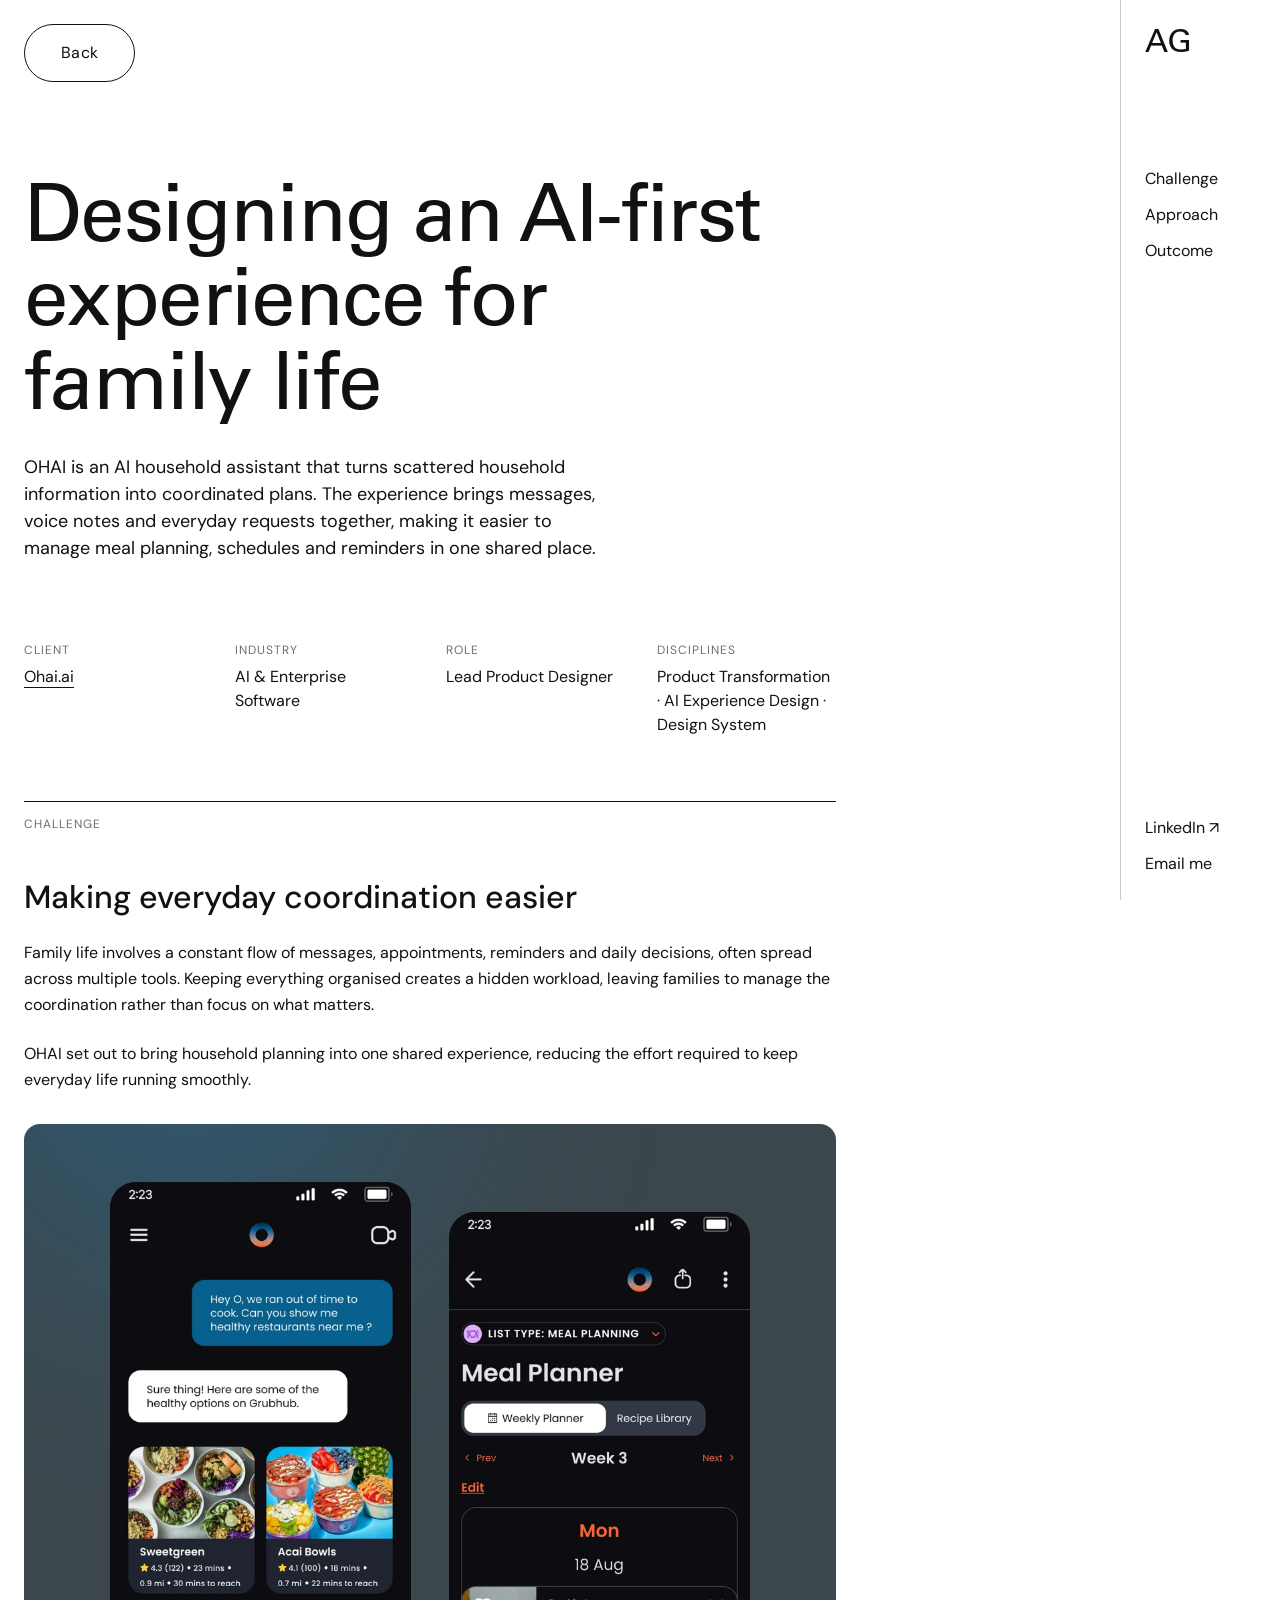
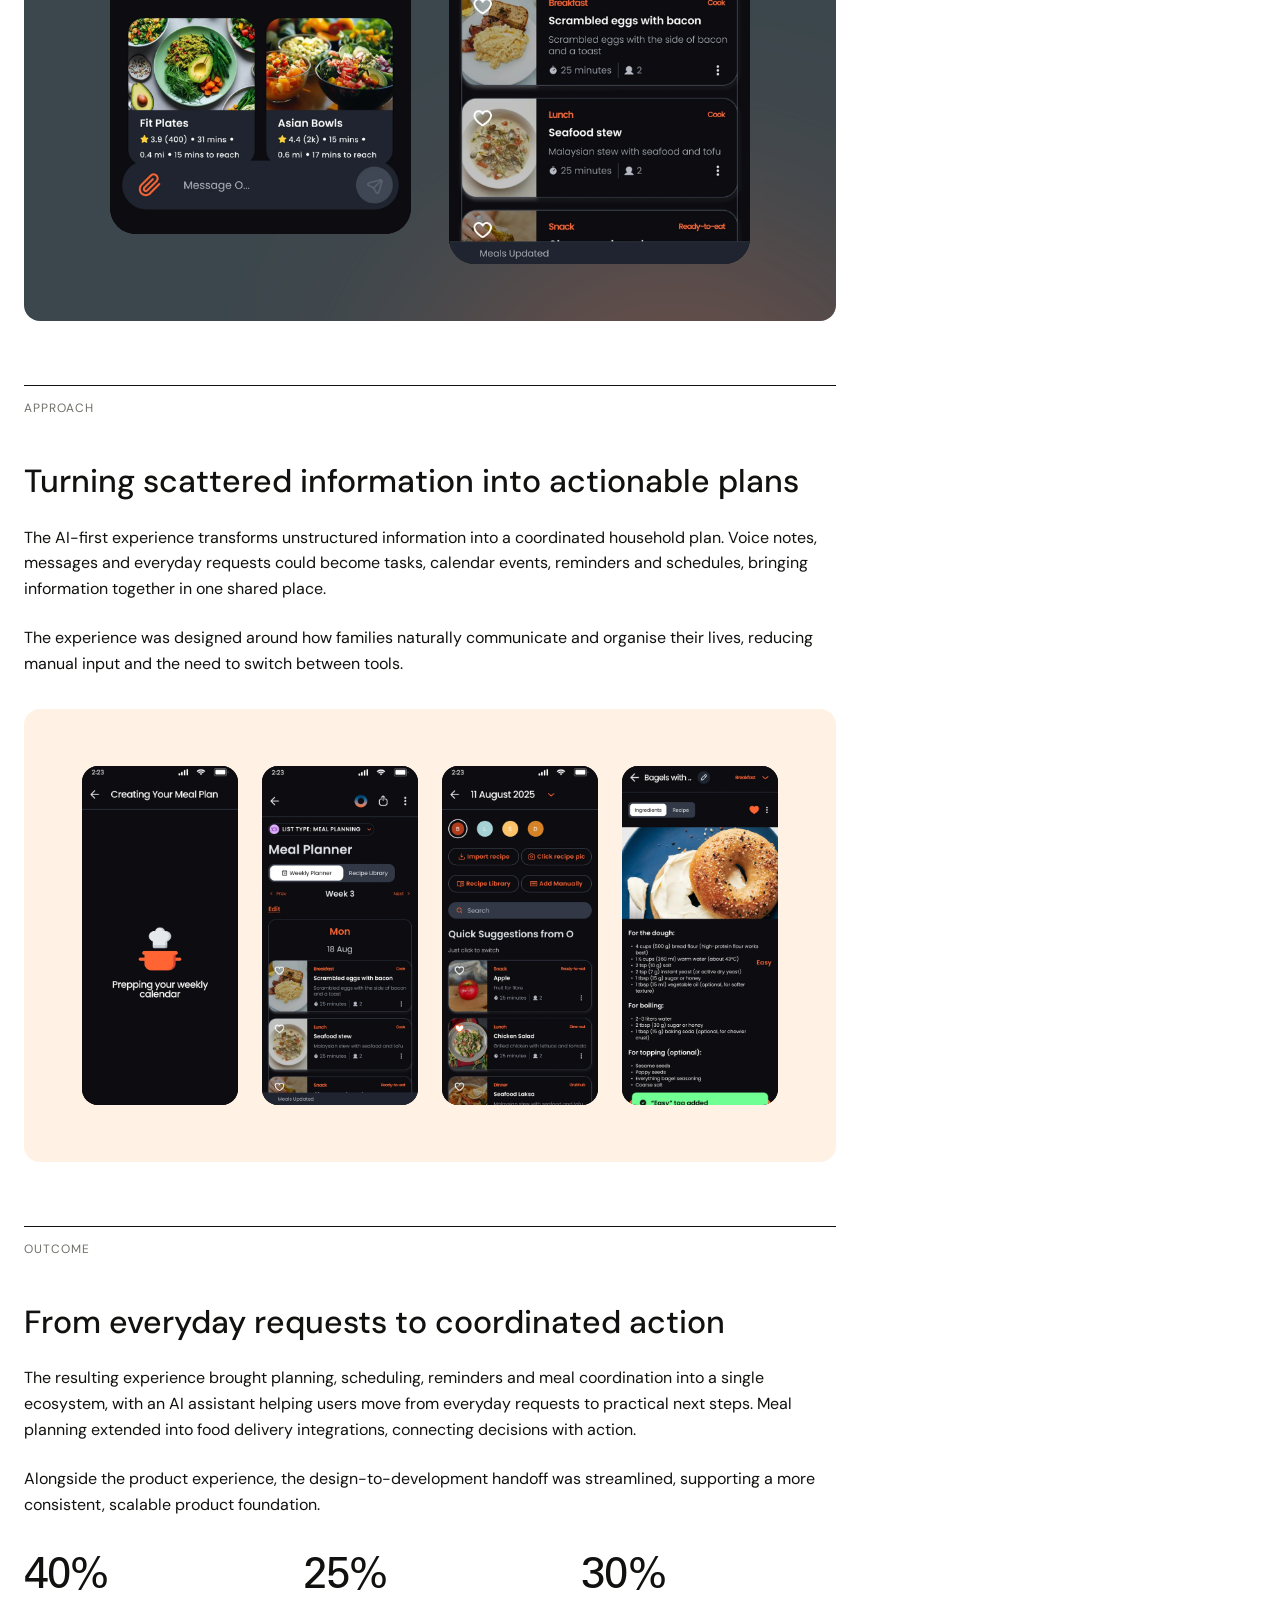
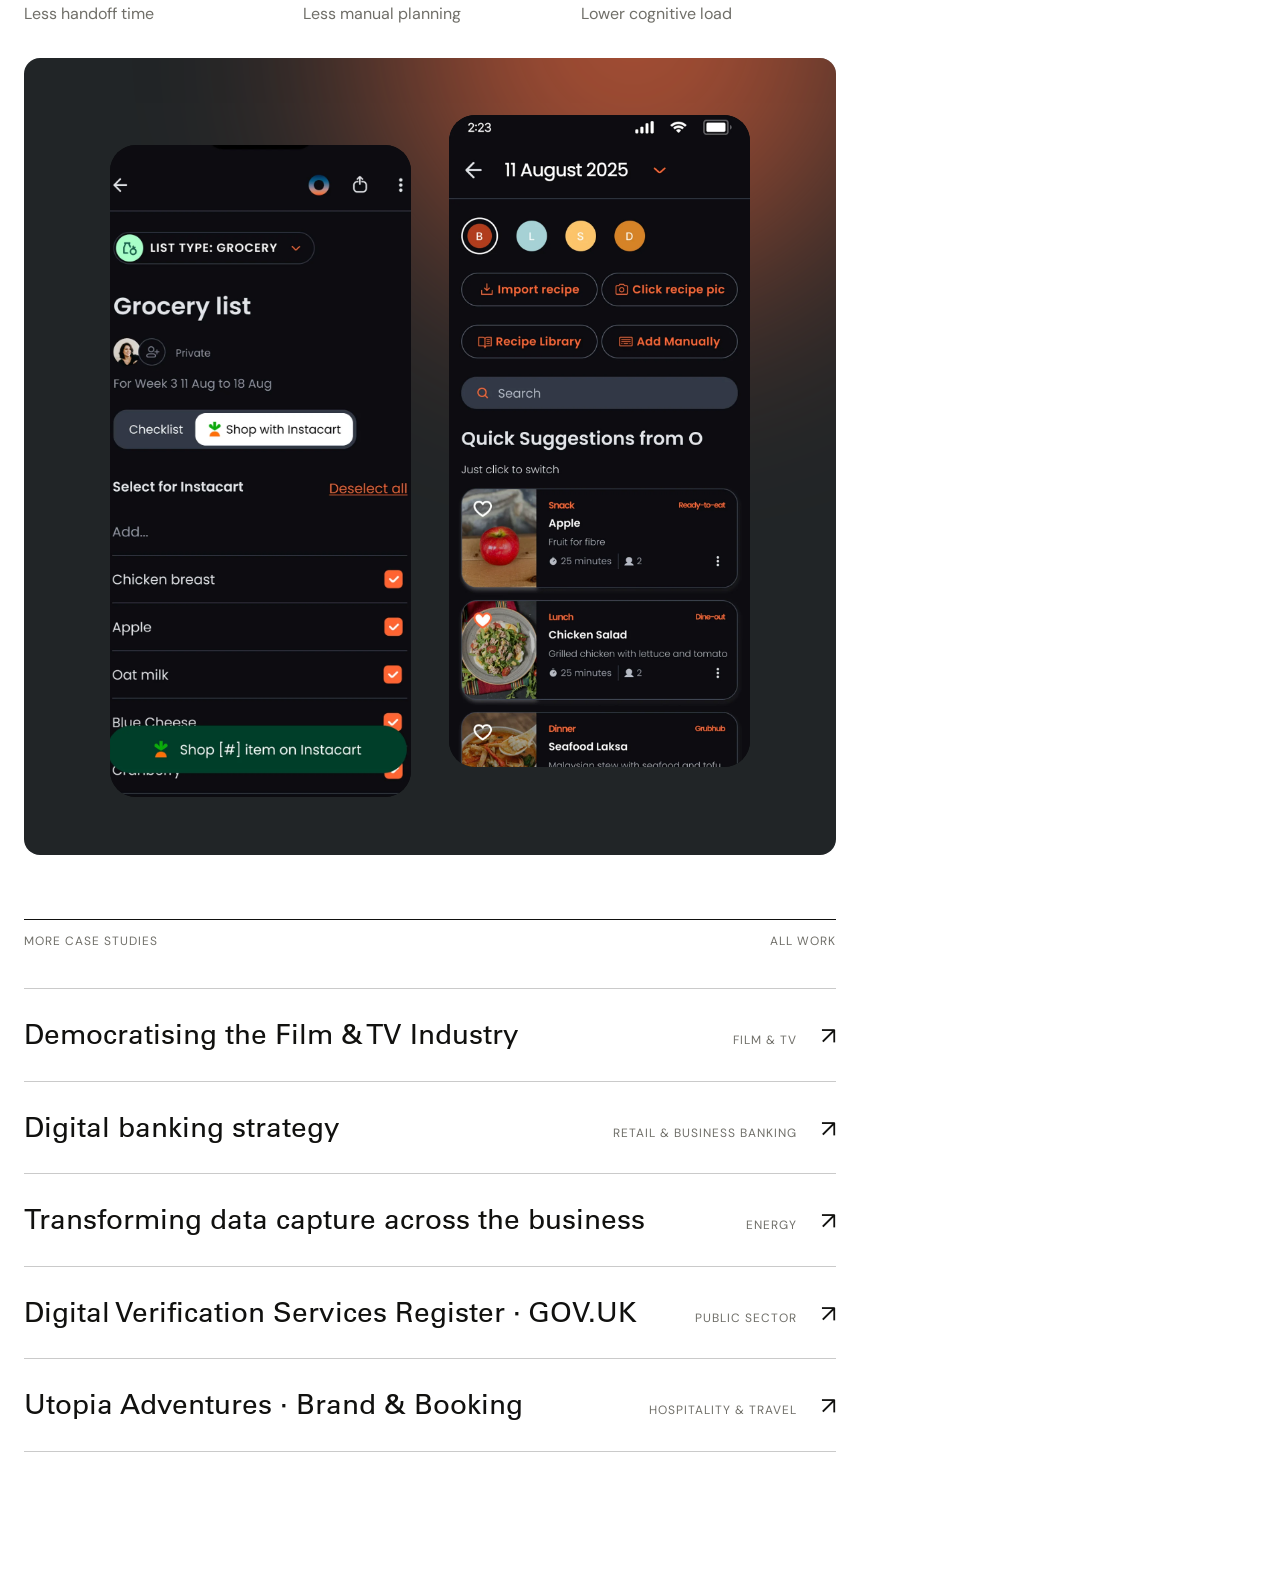
<file: ohai.html>
<!doctype html>
<html lang="en">
<head>
<meta charset="utf-8">
<meta name="viewport" content="width=device-width, initial-scale=1">
<title>Ohai.ai · AI family assistant · Case Study</title>
<script src="./support.js"></script>
</head>
<body>
<x-dc>
<helmet>
<link rel="preload" href="assets/69cf2f3ba9108901963ca83699d9c30d.ttf" as="font" type="font/ttf" crossorigin="">
<link rel="preconnect" href="https://fonts.googleapis.com">
<link href="https://fonts.googleapis.com/css2?family=DM+Sans:opsz,wght@9..40,400;9..40,500;9..40,600&amp;family=Forum&amp;display=swap" rel="stylesheet">
<style>
@font-face{font-family:'Univers';src:url(assets/69cf2f3ba9108901963ca83699d9c30d.ttf) format('truetype');font-weight:400;font-style:normal;font-display:swap}
body{margin:0;background:#ffffff}
a{color:#11110f;text-decoration:none}a:hover{color:#706f69}
.site{--ink:#11110f;--muted:#706f69;--line:rgba(17,17,15,.22);--bg:#ffffff;--pill:#f4f1e9;--pill-dark:#2a2a28;--green:#20a75a;background:var(--bg);color:var(--ink);font-family:'DM Sans',system-ui,sans-serif;font-variation-settings:"opsz" 14;font-weight:400;-webkit-font-smoothing:antialiased}
.serif{font-family:'Univers',Helvetica,Arial,sans-serif;font-weight:400;font-style:normal}
.sans{font-family:'DM Sans',system-ui,sans-serif;font-variation-settings:"opsz" 14;font-weight:400;font-style:normal}
.eyebrow{margin:0;font-size:12px;line-height:17.28px;letter-spacing:1px;text-transform:uppercase;color:var(--muted);font-family:'DM Sans',system-ui,sans-serif}
html{scroll-behavior:smooth}
*{box-sizing:border-box}
img{display:block;width:100%;height:auto}
strong,b{font-weight:600}

/* Same page-frame rules as the homepage and the other case studies */
.wrap{max-width:1280px;margin:0 auto;display:flex;justify-content:space-between;align-items:flex-start}
.main{flex:1 1 auto;min-width:0;max-width:860px;padding:24px;padding-bottom:96px;box-sizing:border-box}

.side{flex:0 0 160px;width:160px;position:sticky;top:0;height:100vh;overflow-y:auto;box-sizing:border-box;padding:24px;border-left:1px solid var(--line);background:var(--bg);display:grid;grid-template-rows:auto minmax(16px,1fr) auto minmax(48px,5fr) auto;justify-items:start}
.side-logo{grid-row:1;font-style:normal;font-size:32px;line-height:32px;align-self:flex-start}
.side-nav{grid-row:3;display:flex;flex-direction:column;align-items:flex-start;gap:12px}
.side-nav a{font-size:16px;line-height:24px}
.side-social{grid-row:5;align-self:end;display:flex;flex-direction:column;align-items:flex-start;gap:12px}
.side-social a{font-size:16px;line-height:24px}
/* Email me: a button that copies the address; reset so it looks and behaves exactly like the sidebar links */
.side-email{appearance:none;-webkit-appearance:none;background:none;border:0;border-radius:0;margin:0;padding:0;font:inherit;font-size:16px;line-height:24px;color:#11110f;text-align:left;cursor:pointer;align-self:flex-start}
.side-email:hover{color:#706f69}
.side-email-sr{position:absolute;width:1px;height:1px;margin:-1px;padding:0;overflow:hidden;clip:rect(0 0 0 0);clip-path:inset(50%);white-space:nowrap;border:0}
.side-email-fallback{margin:0;font-size:12px;line-height:18px;color:var(--muted)}
.side-email-fallback[hidden]{display:none}
.side-email-address{display:block;color:var(--ink);overflow-wrap:anywhere;-webkit-user-select:all;user-select:all}

.mhead{display:none;align-items:center;justify-content:space-between;padding:13.6px 20px;border-bottom:1px solid var(--line);background:rgba(255,255,255,.94);-webkit-backdrop-filter:blur(12px);backdrop-filter:blur(12px)}
.mhead-logo{font-style:normal;font-size:24px;line-height:36px}

/* Back button: understated pill, reusing the site's pill token, with an intentional hover shift */
.back-pill{display:inline-flex;align-items:center;padding:16px 36px;border:1px solid var(--ink);border-radius:999px;background:transparent;color:var(--ink);font-size:16px;line-height:24px;letter-spacing:.02em;transition:background .25s ease,color .25s ease,transform .25s cubic-bezier(.2,.7,.2,1)}
.back-pill:hover,.back-pill:focus-visible{background:var(--ink);color:var(--bg);transform:translateX(-3px)}
.back-pill:focus-visible{outline:2px solid var(--ink);outline-offset:4px}
.back-pill:active{transform:translateX(-1px) scale(.97)}

/* Shared case-study header: title and intro on the first row, project details on a second row beneath them */
.cs-hero{display:flex;flex-direction:column;gap:56px;padding:88px 0 0}
.cs-hero-lead{display:flex;flex-direction:column;gap:32px}
.cs-meta{margin:0;display:grid;grid-auto-flow:column;grid-auto-columns:minmax(0,1fr);gap:24px 32px;padding-top:24px}
.cs-meta > div{display:flex;flex-direction:column;gap:6px}
.cs-meta dd{line-height:1.5}

/* Case-study section rhythm, reusing the homepage's .sec / .sec-head components */
.sec{padding-top:64px}
.sec-head{display:flex;justify-content:space-between;align-items:flex-start;gap:16px;border-top:1px solid var(--ink);padding:13.6px 0;min-height:44.5px;box-sizing:border-box}
.cs-body{padding-top:32px;display:flex;flex-direction:column;gap:24px}
/* Every section title, secondary heading and body block spans the full content column; no element sets its own width. */
.cs-body > :is(h2,h3,h4,p,ul,ol),.cs-body > div > :is(h2,h3,h4,p,ul,ol){width:100%;max-width:none}

/* Case-specific: hero video (native portrait 834×1682, shown at natural ratio, not upscaled), contained colour-block galleries */
.cs-hero-media{position:relative;width:min(100%,320px);aspect-ratio:834/1682;margin:0 auto;overflow:hidden;border-radius:12px;background:#0b0d0e}
.cs-hero-media video{position:absolute;inset:0;width:100%;height:100%;object-fit:contain}
.cs-hero-media::after{content:"";position:absolute;inset:0;background:linear-gradient(to bottom,rgba(8,10,11,.05) 0%,rgba(8,10,11,.35) 100%);pointer-events:none}
.oh-block{position:relative;overflow:hidden;border-radius:16px;padding:clamp(24px,4.5vw,64px)}
.oh-glow{position:absolute;border-radius:50%;filter:blur(120px);pointer-events:none}
.oh-pair{position:relative;display:grid;grid-template-columns:repeat(2,minmax(0,1fr));gap:clamp(16px,3vw,48px);max-width:640px;margin:0 auto}
.oh-row{position:relative;display:grid;grid-template-columns:repeat(4,minmax(0,1fr));gap:clamp(12px,2vw,24px)}
.oh-phone{aspect-ratio:9/19.5;border-radius:16px;overflow:hidden;background:#0b0d0e}
.oh-phone img{width:100%;height:100%;object-fit:cover;object-position:top}
.oh-stats{display:grid;grid-template-columns:repeat(3,minmax(0,1fr));gap:24px;padding-top:8px}
.oh-stat{display:flex;flex-direction:column;gap:6px}
.oh-stat-num{font-size:44px;line-height:1.05;letter-spacing:-.02em}
.oh-stat-label{font-size:16px;line-height:1.5;color:var(--muted)}

/* Large desktop: use more of the available width, exactly as the homepage does */
@media (min-width:1600px){
.wrap{max-width:min(92vw,1920px)}
.main{max-width:1180px;padding-left:48px;padding-right:48px}
.side{width:160px;flex:0 0 160px}
}

/* Large monitors (1440px and up): section dividers and media keep the full content width; titles, body text and text-led blocks keep an 812px reading measure, and the top section keeps its standard-desktop proportions. Left alignment is unchanged. */
@media (min-width:1440px){
.site{--cs-measure:812px}
.cs-hero{max-width:var(--cs-measure)}
.cs-body > :not(figure):not(:has(img,video,iframe,figure)){max-width:var(--cs-measure)}
}

/* Tablet: header nav replaces the side column */
@media (max-width:1079px){
.wrap{display:block}
.side{display:none}
.mhead{display:flex;padding:13.6px 24px}
.main{max-width:none}
}

/* Mobile: matches the homepage's 402px Figma frame breakpoint */
@media (max-width:767px){
.cs-hero{padding:56px 0 0;gap:40px}
.cs-meta{grid-auto-flow:row;grid-template-columns:repeat(2,minmax(0,1fr))}
.mhead{padding:13.6px 20px}
.main{padding:20px;padding-bottom:64px}
.sec-head{min-height:45.9px}
.cs-section{display:flex!important;flex-direction:column!important;width:100%!important}
.cs-card-grid{display:flex!important;flex-direction:column!important;gap:24px!important}
.oh-row{grid-template-columns:repeat(2,minmax(0,1fr))!important}
.oh-pair{gap:12px!important}
.oh-stats{grid-template-columns:minmax(0,1fr)!important;gap:16px}
}

/* Case-study sidebar: links to this page's own sections; the one in view is underlined */
.cs-section[id]{scroll-margin-top:24px}
.side-nav a.is-active{text-decoration:underline;text-decoration-thickness:1px;text-underline-offset:5px}

/* More case studies */
.cs-next{padding-bottom:40px}
.cs-next-list{list-style:none;margin:0;padding:24px 0 0}
.cs-next-item{display:grid;grid-template-columns:minmax(0,1fr) auto;align-items:baseline;column-gap:24px;padding:28px 0;border-top:1px solid var(--line);color:var(--ink);transition:opacity .35s ease}
.cs-next-list li:last-child .cs-next-item{border-bottom:1px solid var(--line)}
.cs-next-item:hover,.cs-next-item:focus-visible{color:var(--ink)}
.cs-next-title{display:inline;justify-self:start;font-size:28px;line-height:1.2;padding-bottom:2px;background:linear-gradient(currentColor,currentColor) no-repeat 0 100% / 0 1px;transition:transform .45s cubic-bezier(.2,.7,.2,1),background-size .45s cubic-bezier(.2,.7,.2,1)}
.cs-next-meta{display:flex;align-items:baseline;gap:24px}
.cs-next-meta .eyebrow{white-space:nowrap}
.cs-next-arrow{display:inline-block;font-family:'DM Sans',system-ui,sans-serif;font-size:24px;line-height:24px;transition:transform .45s cubic-bezier(.2,.7,.2,1)}
.cs-next-list:hover .cs-next-item:not(:hover),.cs-next-list:focus-within .cs-next-item:not(:focus-visible):not(:hover){opacity:.35}
.cs-next-item:hover .cs-next-title,.cs-next-item:focus-visible .cs-next-title{transform:translateX(14px);background-size:100% 1px}
.cs-next-item:hover .cs-next-arrow,.cs-next-item:focus-visible .cs-next-arrow{transform:translate(4px,-4px)}
.cs-next-item:focus-visible,.cs-next .sec-head a:focus-visible{outline:2px solid var(--ink);outline-offset:4px}
@media (max-width:767px){
.cs-next-item{grid-template-columns:minmax(0,1fr) 24px;column-gap:12px;row-gap:8px;padding:22px 0;align-items:start}
.cs-next-title{font-size:24px;grid-column:1}
.cs-next-meta{display:contents}
.cs-next-meta .eyebrow{grid-column:1;grid-row:2;white-space:normal}
.cs-next-arrow{grid-column:2;grid-row:1;justify-self:end}
}
@media (prefers-reduced-motion:reduce){.cs-next-title,.cs-next-arrow{transition:none}.cs-next-item:hover .cs-next-title,.cs-next-item:focus-visible .cs-next-title,.cs-next-item:hover .cs-next-arrow,.cs-next-item:focus-visible .cs-next-arrow{transform:none}}

/* Motion polish: page content fades out as you leave and settles in when the next page is ready (the sidebar stays put), gentle scrolling and one hover timing across the site; reduced motion keeps only plain fades */
.main{animation:ag-in .4s cubic-bezier(.2,.7,.2,1) backwards}
html.ag-leaving .main{opacity:0;transition:opacity .18s ease}
@keyframes ag-in{from{opacity:0;transform:translateY(8px)}}
@keyframes ag-fade{from{opacity:0}}
:where(a){transition:color .2s ease,opacity .2s ease}
.side-email,.talk{transition:color .2s ease}
.side-nav a{text-decoration:underline;text-decoration-color:transparent;text-decoration-thickness:1px;text-underline-offset:5px;transition:color .2s ease,text-decoration-color .25s ease}
.side-nav a.is-active{text-decoration-color:currentColor}
:where(a,button):focus-visible{outline:2px solid var(--ink,#11110f);outline-offset:4px}
@media (hover:none){
.cs-next-list:hover .cs-next-item:not(:hover){opacity:1}
.cs-next-item:hover .cs-next-title,.cs-next-item:hover .cs-next-arrow{transform:none}
}
@media (prefers-reduced-motion:reduce){
html{scroll-behavior:auto}
.main{animation-name:ag-fade;animation-duration:.25s}
.back-pill,.back-pill:hover,.back-pill:focus-visible,.back-pill:active{transform:none}
}
</style>
</helmet>
<div class="site">
  <header class="mhead">
    <a class="mhead-logo serif" href="index.html" aria-label="Ana García, home">AG</a>
  </header>

  <div class="wrap" id="top">
    <main class="main">

      <a href="index.html" class="back-pill sans">Back</a>

      <header class="cs-hero">
        <div class="cs-hero-lead">
          <h1 class="serif" style="margin: 0; font-style: normal; font-size: clamp(40px, 7vw, 80px); line-height: 1.05; letter-spacing: -0.02em; font-weight: 400">Designing an AI-first experience for family&nbsp;life</h1>
          <div style="display: flex; flex-direction: column; gap: 16px;">
            
            <p class="lead" style="margin: 0; font-size: 18px; line-height: 1.5; color: #11110f; max-width: 48ch; text-wrap: pretty;"><span style="text-wrap-mode: initial">OHAI is an AI household assistant that turns scattered household information into coordinated plans. The experience brings messages, voice notes and everyday requests together, making it easier to manage meal planning, schedules and reminders in one shared place.</span></p>
          </div>
        </div>
        <dl class="cs-meta">
          <div style="display: flex; flex-direction: column; gap: 6px;">
            <dt class="eyebrow" style="margin:0">Client</dt>
            <dd style="margin: 0; font-size: 16px;"><a href="https://www.ohai.ai/" target="_blank" rel="noopener" style="border-bottom: 1px solid currentColor;">Ohai.ai</a></dd>
          </div>
          <div style="display: flex; flex-direction: column; gap: 6px;">
            <dt class="eyebrow" style="margin:0">Industry</dt>
            <dd style="margin: 0; font-size: 16px;">AI &amp; Enterprise Software</dd>
          </div>
          
          <div style="display: flex; flex-direction: column; gap: 6px;">
            <dt class="eyebrow" style="margin:0">Role</dt>
            <dd style="margin: 0; font-size: 16px;">Lead Product Designer</dd>
          </div><div style="display: flex; flex-direction: column; gap: 6px;">
            <dt class="eyebrow" style="margin:0">Disciplines</dt>
            <dd style="margin: 0; font-size: 16px;">Product Transformation · AI Experience Design · Design System</dd>
          </div>
          
        </dl>
      </header>

      

      <section class="cs-section sec" id="challenge">
        <div class="sec-head"><span class="cs-label eyebrow">Challenge</span></div>
        <div class="cs-body">
          <h2 class="sans" style="margin: 0; font-size: 32px; line-height: 1.18; font-weight: 500">Making everyday coordination easier</h2>
          <p style="margin: 0; font-size: 16px; line-height: 1.6; text-wrap: pretty; color: #11110f;">Family life involves a constant flow of messages, appointments, reminders and daily decisions, often spread across multiple tools. Keeping everything organised creates a hidden workload, leaving families to manage the coordination rather than focus on what matters.</p>
          <p style="margin: 0; font-size: 16px; line-height: 1.6; text-wrap: pretty; color: #11110f;">OHAI set out to bring household planning into one shared experience, reducing the effort required to keep everyday life running smoothly.</p>
          <figure style="margin: 8px 0 0;">
            <div class="oh-block" style="background-color: #3C474D">
              <div class="oh-glow" aria-hidden="true" style="left: -10%; top: -40%; width: 60%; aspect-ratio: 1; background: #1F6F9C; opacity: .4;"></div>
              <div class="oh-glow" aria-hidden="true" style="right: -10%; bottom: -50%; width: 60%; aspect-ratio: 1; background: #FF6A3D; opacity: .28;"></div>
              <div class="oh-pair">
                <div class="oh-phone" style="border-radius: 26px"><img src="assets/76336937e2db006fee7577ac12ff7c3c.webp" alt="Chat with O: a request for healthy restaurants nearby returns delivery options"></div>
                <div class="oh-phone" style="margin-top: 10%; border-radius: 26px"><img src="assets/0ffae391f2644288d0f37c4362acaad0.webp" alt="Weekly meal planner with breakfast and lunch for Monday" style="border-radius: 10px"></div>
              </div>
            </div>
          </figure>
        </div>
      </section>

      <section class="cs-section sec" id="approach">
        <div class="sec-head"><span class="cs-label eyebrow">Approach</span></div>
        <div class="cs-body">
          <h2 class="sans" style="margin: 0; font-size: 32px; line-height: 1.18; font-weight: 500">Turning scattered information into actionable plans</h2>
          <p style="margin: 0; font-size: 16px; line-height: 1.6; text-wrap: pretty; color: #11110f;">The AI-first experience transforms unstructured information into a coordinated household plan. Voice notes, messages and everyday requests could become tasks, calendar events, reminders and schedules, bringing information together in one shared place.</p>
          <p style="margin: 0; font-size: 16px; line-height: 1.6; text-wrap: pretty; color: #11110f;">The experience was designed around how families naturally communicate and organise their lives, reducing manual input and the need to switch between tools.</p>
          <figure style="margin: 8px 0 0;">
            <div class="oh-block" style="background: #FFF1E4;">
              <div class="oh-row">
                <div class="oh-phone"><img src="assets/3cada4d63d8c6ebb600dbb37e0ea97c9.webp" alt="O preparing a weekly meal plan"></div>
                <div class="oh-phone"><img src="assets/0ffae391f2644288d0f37c4362acaad0.webp" alt="Weekly planner view"></div>
                <div class="oh-phone"><img src="assets/cabdfd21655c1254ee37df347a983e8d.webp" alt="Editing a day's meals with quick suggestions from O"></div>
                <div class="oh-phone"><img src="assets/f59604ae8bb29141f00e7b72e5d674a8.webp" alt="Recipe detail with an Easy tag added"></div>
              </div>
            </div>
          </figure>
        </div>
      </section>

      <section class="cs-section sec" id="outcome">
        <div class="sec-head"><span class="cs-label eyebrow">Outcome</span></div>
        <div class="cs-body">
          <h2 class="sans" style="margin: 0; font-size: 32px; line-height: 1.18; font-weight: 500;">From everyday requests to coordinated action</h2>
          <p style="margin: 0; font-size: 16px; line-height: 1.6; text-wrap: pretty; color: #11110f;">The resulting experience brought planning, scheduling, reminders and meal coordination into a single ecosystem, with an AI assistant helping users move from everyday requests to practical next steps. Meal planning extended into food delivery integrations, connecting decisions with action.</p>
          <p style="margin: 0; font-size: 16px; line-height: 1.6; text-wrap: pretty; color: #11110f;">Alongside the product experience, the design-to-development handoff was streamlined, supporting a more consistent, scalable product foundation.</p>
          <div class="oh-stats serif">
            <div class="oh-stat"><span class="oh-stat-num">40%</span><span class="oh-stat-label sans">Less handoff time</span></div>
            <div class="oh-stat"><span class="oh-stat-num">25%</span><span class="oh-stat-label sans">Less manual planning</span></div>
            <div class="oh-stat"><span class="oh-stat-num">30%</span><span class="oh-stat-label sans">Lower cognitive load</span></div>
          </div>
          <figure style="margin: 8px 0 0;">
            <div class="oh-block" style="background-color: #212527">
              <div class="oh-glow" aria-hidden="true" style="right: -6%; top: -35%; width: 62%; aspect-ratio: 1; background: #FF6A3D; opacity: .62;"></div>
              <div class="oh-pair">
                <div class="oh-phone" style="margin-top: 10%; border-radius: 26px"><img src="assets/7a7a17c33a5b90aefdf887dce2f82588.webp" alt="Grocery list with items selected to shop on Instacart"></div>
                <div class="oh-phone" style="border-radius: 26px"><img src="assets/cabdfd21655c1254ee37df347a983e8d.webp" alt="Daily meal plan with dine-out and Grubhub options"></div>
              </div>
            </div>
          </figure>
        </div>
      </section>

      <section class="cs-section sec cs-next" aria-labelledby="cs-next-label">
        <div class="sec-head"><span class="cs-label eyebrow" id="cs-next-label">More case studies</span><a class="eyebrow" href="index.html#work">All work</a></div>
        <nav aria-label="More case studies"><ul class="cs-next-list">
          <li><a class="cs-next-item" href="film-tv.html"><span class="cs-next-title serif">Democratising the Film &amp; TV Industry</span><span class="cs-next-meta"><span class="eyebrow">Film &amp; TV</span><span class="cs-next-arrow" aria-hidden="true">↗</span></span></a></li>
          <li><a class="cs-next-item" href="digital-banking.html"><span class="cs-next-title serif">Digital banking strategy</span><span class="cs-next-meta"><span class="eyebrow">Retail &amp; Business Banking</span><span class="cs-next-arrow" aria-hidden="true">↗</span></span></a></li>
          <li><a class="cs-next-item" href="data-capture.html"><span class="cs-next-title serif">Transforming data capture across the business</span><span class="cs-next-meta"><span class="eyebrow">Energy</span><span class="cs-next-arrow" aria-hidden="true">↗</span></span></a></li>
          <li><a class="cs-next-item" href="dsit.html"><span class="cs-next-title serif">Digital Verification Services Register · GOV.UK</span><span class="cs-next-meta"><span class="eyebrow">Public Sector</span><span class="cs-next-arrow" aria-hidden="true">↗</span></span></a></li>
          <li><a class="cs-next-item" href="utopia.html"><span class="cs-next-title serif">Utopia Adventures · Brand &amp; Booking</span><span class="cs-next-meta"><span class="eyebrow">Hospitality &amp; Travel</span><span class="cs-next-arrow" aria-hidden="true">↗</span></span></a></li>
        </ul></nav>
      </section>

    </main>

    <aside class="side sans" aria-label="Site navigation">
      <a class="side-logo serif" href="index.html" aria-label="Ana García, home">AG</a>
      <nav class="side-nav" aria-label="Case study sections">
        <a href="#challenge">Challenge</a>
        <a href="#approach">Approach</a>
        <a href="#outcome">Outcome</a>
      </nav>
      <div class="side-social"><a href="https://www.linkedin.com/in/ana-garcia-villanueva/">LinkedIn <span aria-hidden="true">↗</span></a>
        <button type="button" class="side-email" data-copy-email="Anagvpersonal@gmail.com" aria-describedby="side-email-hint">Email me</button>
        <span class="side-email-sr" id="side-email-hint">Copies my email address to your clipboard</span>
        <span class="side-email-sr" role="status" aria-live="polite" data-copy-email-status=""></span>
        <p class="side-email-fallback" hidden="" data-copy-email-fallback="">Couldn’t copy automatically. Select and copy:<span class="side-email-address">Anagvpersonal@gmail.com</span></p>
      </div>
    </aside>
  </div>
</div>
</x-dc>
<script type="text/x-dc" data-dc-script="">
class Component extends DCLogic {
  // Sidebar section links: underline the section currently in view as the visitor scrolls.
  setupSectionNav() {
    if (window.__agSectionNav) return;
    window.__agSectionNav = true;
    let raf = 0, lock = false, lockTimer = 0;
    const update = () => {
      raf = 0;
      if (lock) return;
      const links = Array.from(document.querySelectorAll('.side-nav a[href^="#"]'));
      const items = links.map((a) => ({ a, el: document.getElementById(decodeURIComponent(a.getAttribute('href').slice(1))) })).filter((x) => x.el);
      if (!items.length) return;
      const line = window.innerHeight * 0.35;
      let cur = null;
      items.forEach((it) => { if (it.el.getBoundingClientRect().top <= line) cur = it; });
      const doc = document.documentElement;
      if (cur && window.innerHeight + window.scrollY >= doc.scrollHeight - 2) cur = items[items.length - 1];
      items.forEach((it) => {
        const on = it === cur;
        it.a.classList.toggle('is-active', on);
        if (on) it.a.setAttribute('aria-current', 'location'); else it.a.removeAttribute('aria-current');
      });
    };
    const request = () => { if (!raf) raf = requestAnimationFrame(update); };
    // A clicked section link is underlined straight away and held while the page glides there, so the underline doesn't flicker through the sections in between.
    const release = () => { clearTimeout(lockTimer); if (!lock) return; lock = false; request(); };
    document.addEventListener('click', (e) => {
      const a = e.target && e.target.closest ? e.target.closest('.side-nav a[href^="#"]') : null;
      if (!a) return;
      document.querySelectorAll('.side-nav a[href^="#"]').forEach((x) => {
        const on = x === a;
        x.classList.toggle('is-active', on);
        if (on) x.setAttribute('aria-current', 'location'); else x.removeAttribute('aria-current');
      });
      lock = true;
      clearTimeout(lockTimer);
      lockTimer = setTimeout(release, 1200);
      // Glide to the section without adding a history entry, so the browser's Back button returns to the previous page (same as the homepage links).
      const id = decodeURIComponent(a.getAttribute('href').slice(1));
      const el = id && document.getElementById(id);
      if (!el) return;
      e.preventDefault();
      const still = window.matchMedia && window.matchMedia('(prefers-reduced-motion: reduce)').matches;
      el.scrollIntoView({ behavior: still ? 'auto' : 'smooth', block: 'start' });
      try { history.replaceState(null, '', '#' + id); } catch (err) {}
    });
    window.addEventListener('scrollend', release);
    window.addEventListener('scroll', request, { passive: true });
    window.addEventListener('resize', request);
    update();
  }
  // Email me: copies the address to the clipboard, confirms for 2s, and falls back to a selectable address if copying is blocked.
  setupEmailCopy() {
    if (window.__agEmailCopy) return;
    window.__agEmailCopy = true;
    const timers = new WeakMap();
    const setLabel = (btn, text) => { const n = btn.firstChild; if (n && n.nodeType === 3) n.nodeValue = text; else btn.textContent = text; };
    const announce = (btn, msg) => {
      const s = btn.parentNode.querySelector('[data-copy-email-status]');
      if (!s) return;
      s.textContent = '';
      setTimeout(() => { s.textContent = msg; }, 60);
    };
    const legacyCopy = (text) => {
      const ta = document.createElement('textarea');
      ta.value = text; ta.setAttribute('readonly', '');
      ta.style.cssText = 'position:fixed;top:0;left:0;width:1px;height:1px;opacity:0;pointer-events:none';
      document.body.appendChild(ta); ta.select();
      let ok = false;
      try { ok = document.execCommand('copy'); } catch (e) { ok = false; }
      ta.remove();
      return ok;
    };
    const copy = (text) => {
      const modern = navigator.clipboard && window.isSecureContext ? navigator.clipboard.writeText(text) : Promise.reject(new Error('no clipboard'));
      return modern.catch(() => { if (!legacyCopy(text)) throw new Error('copy failed'); });
    };
    document.addEventListener('click', (e) => {
      const btn = e.target && e.target.closest ? e.target.closest('[data-copy-email]') : null;
      if (!btn) return;
      e.preventDefault();
      const email = btn.getAttribute('data-copy-email');
      const label = btn.getAttribute('data-label') || btn.textContent.trim();
      btn.setAttribute('data-label', label);
      const fallback = btn.parentNode.querySelector('[data-copy-email-fallback]');
      clearTimeout(timers.get(btn));
      copy(email).then(() => {
        if (fallback) fallback.hidden = true;
        setLabel(btn, 'Email copied!');
        announce(btn, 'Email address copied to clipboard');
        timers.set(btn, setTimeout(() => setLabel(btn, label), 2000));
      }, () => {
        setLabel(btn, label);
        if (fallback) {
          fallback.hidden = false;
          const addr = fallback.querySelector('.side-email-address');
          if (addr) { const r = document.createRange(); r.selectNodeContents(addr); const sel = window.getSelection(); sel.removeAllRanges(); sel.addRange(r); }
        }
        announce(btn, 'Couldn’t copy automatically. The email address, ' + email + ', is shown below the button and selected, ready to copy.');
      });
    });
  }
  // Motion: fade between pages, keep the homepage position when coming back from a case study, and pause card videos while they are off screen.
  setupMotion() {
    const isHome = !!document.querySelector('.cards .card');
    const flag = isHome ? '__agMotionHome' : '__agMotionCase';
    if (window[flag]) return;
    window[flag] = true;
    const KEY = 'ag-home-scroll', RET = 'ag-home-return';
    const get = (k) => { try { return sessionStorage.getItem(k); } catch (e) { return null; } };
    const set = (k, v) => { try { sessionStorage.setItem(k, v); } catch (e) {} };
    const del = (k) => { try { sessionStorage.removeItem(k); } catch (e) {} };
    // Leaving for another page: fade the content out while the next page loads (navigation is not delayed).
    const root = document.documentElement;
    document.addEventListener('click', (e) => {
      if (e.defaultPrevented || e.button !== 0 || e.metaKey || e.ctrlKey || e.shiftKey || e.altKey) return;
      const a = e.target && e.target.closest ? e.target.closest('a[href]') : null;
      if (!a || (a.target && a.target !== '_self') || a.hasAttribute('download')) return;
      const href = a.getAttribute('href') || '';
      if (!href || href.charAt(0) === '#') return;
      let url;
      try { url = new URL(a.href, location.href); } catch (err) { return; }
      if (url.origin !== location.origin || !/(\.html|\/)$/.test(url.pathname) || url.pathname === location.pathname) return;
      root.classList.add('ag-leaving');
      setTimeout(() => { if (e.defaultPrevented) root.classList.remove('ag-leaving'); }, 0);
      clearTimeout(window.__agLeaveTimer);
      window.__agLeaveTimer = setTimeout(() => root.classList.remove('ag-leaving'), 1500);
    });
    window.addEventListener('pageshow', () => root.classList.remove('ag-leaving'));
    if (!isHome) {
      document.addEventListener('click', (e) => { if (e.target && e.target.closest && e.target.closest('a.back-pill')) set(RET, '1'); }, true);
      return;
    }
    const save = () => set(KEY, String(Math.round(window.scrollY)));
    document.addEventListener('click', (e) => {
      const a = e.target && e.target.closest ? e.target.closest('a[href]') : null;
      if (a && (a.getAttribute('href') || '').charAt(0) !== '#') save();
    }, true);
    window.addEventListener('pagehide', save);
    let type = 'navigate';
    try { type = performance.getEntriesByType('navigation')[0].type; } catch (e) {}
    const y = parseInt(get(KEY), 10);
    const back = get(RET) === '1' || type === 'back_forward';
    del(RET);
    if (back && y > 0) {
      try { history.scrollRestoration = 'manual'; } catch (e) {}
      let moved = false;
      const go = () => { if (!moved) window.scrollTo({ top: y, left: 0, behavior: 'instant' }); };
      go();
      requestAnimationFrame(go);
      const stop = () => { moved = true; };
      window.addEventListener('wheel', stop, { once: true, passive: true });
      window.addEventListener('touchstart', stop, { once: true, passive: true });
      if (document.fonts && document.fonts.ready) document.fonts.ready.then(go);
    }
    if ('IntersectionObserver' in window) {
      const io = new IntersectionObserver((entries) => entries.forEach((en) => {
        const v = en.target;
        if (en.isIntersecting) { const p = v.play(); if (p && p.catch) p.catch(() => {}); } else v.pause();
      }), { rootMargin: '200px 0px' });
      document.querySelectorAll('.cards video').forEach((v) => io.observe(v));
    }
  }
  componentDidMount() {
    this.setupMotion();
    this.setupEmailCopy();
    this.setupSectionNav();
    const v = document.querySelector('.cs-hero-media video');
    if (!v) return;
    v.muted = true;
    v.defaultMuted = true;
    const p = v.play();
    if (p && p.catch) p.catch(() => {});
  }
  renderVals() {
    return {};
  }
}
</script>
</body>
</html>
</file>
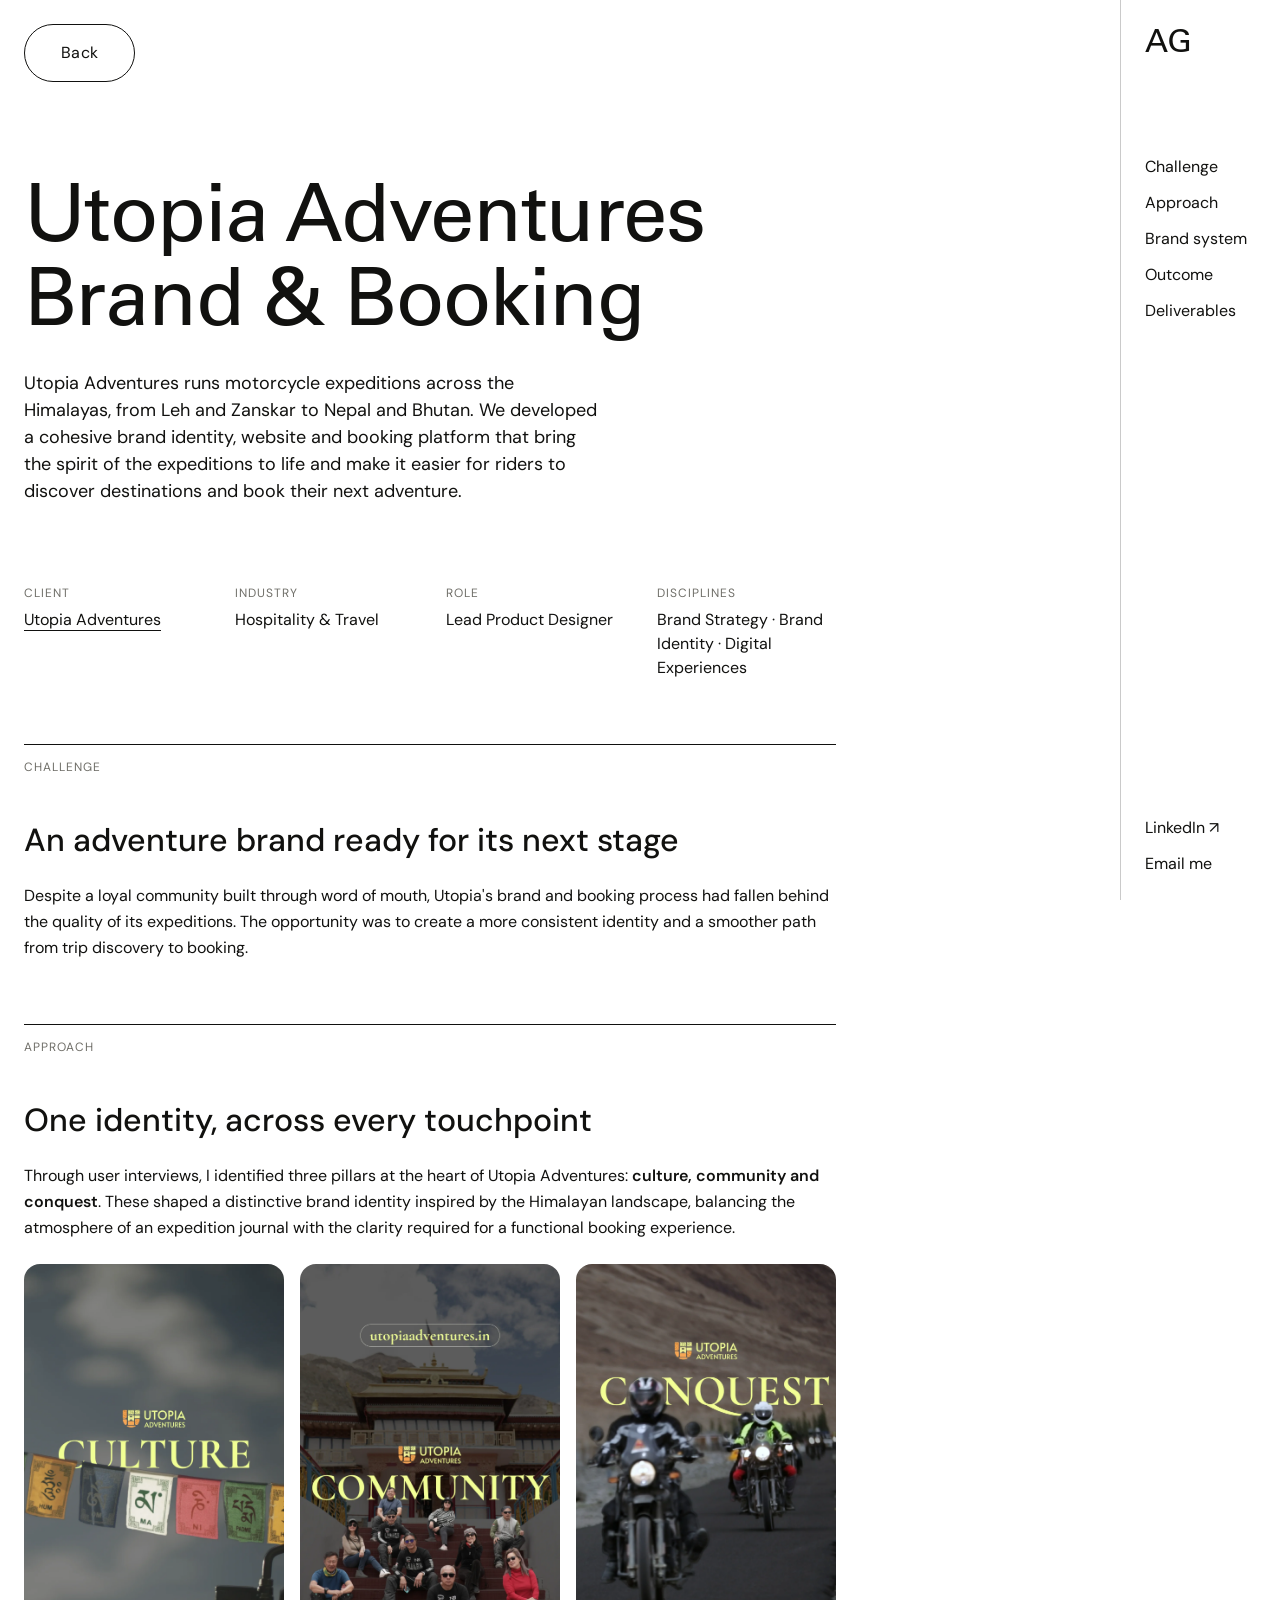
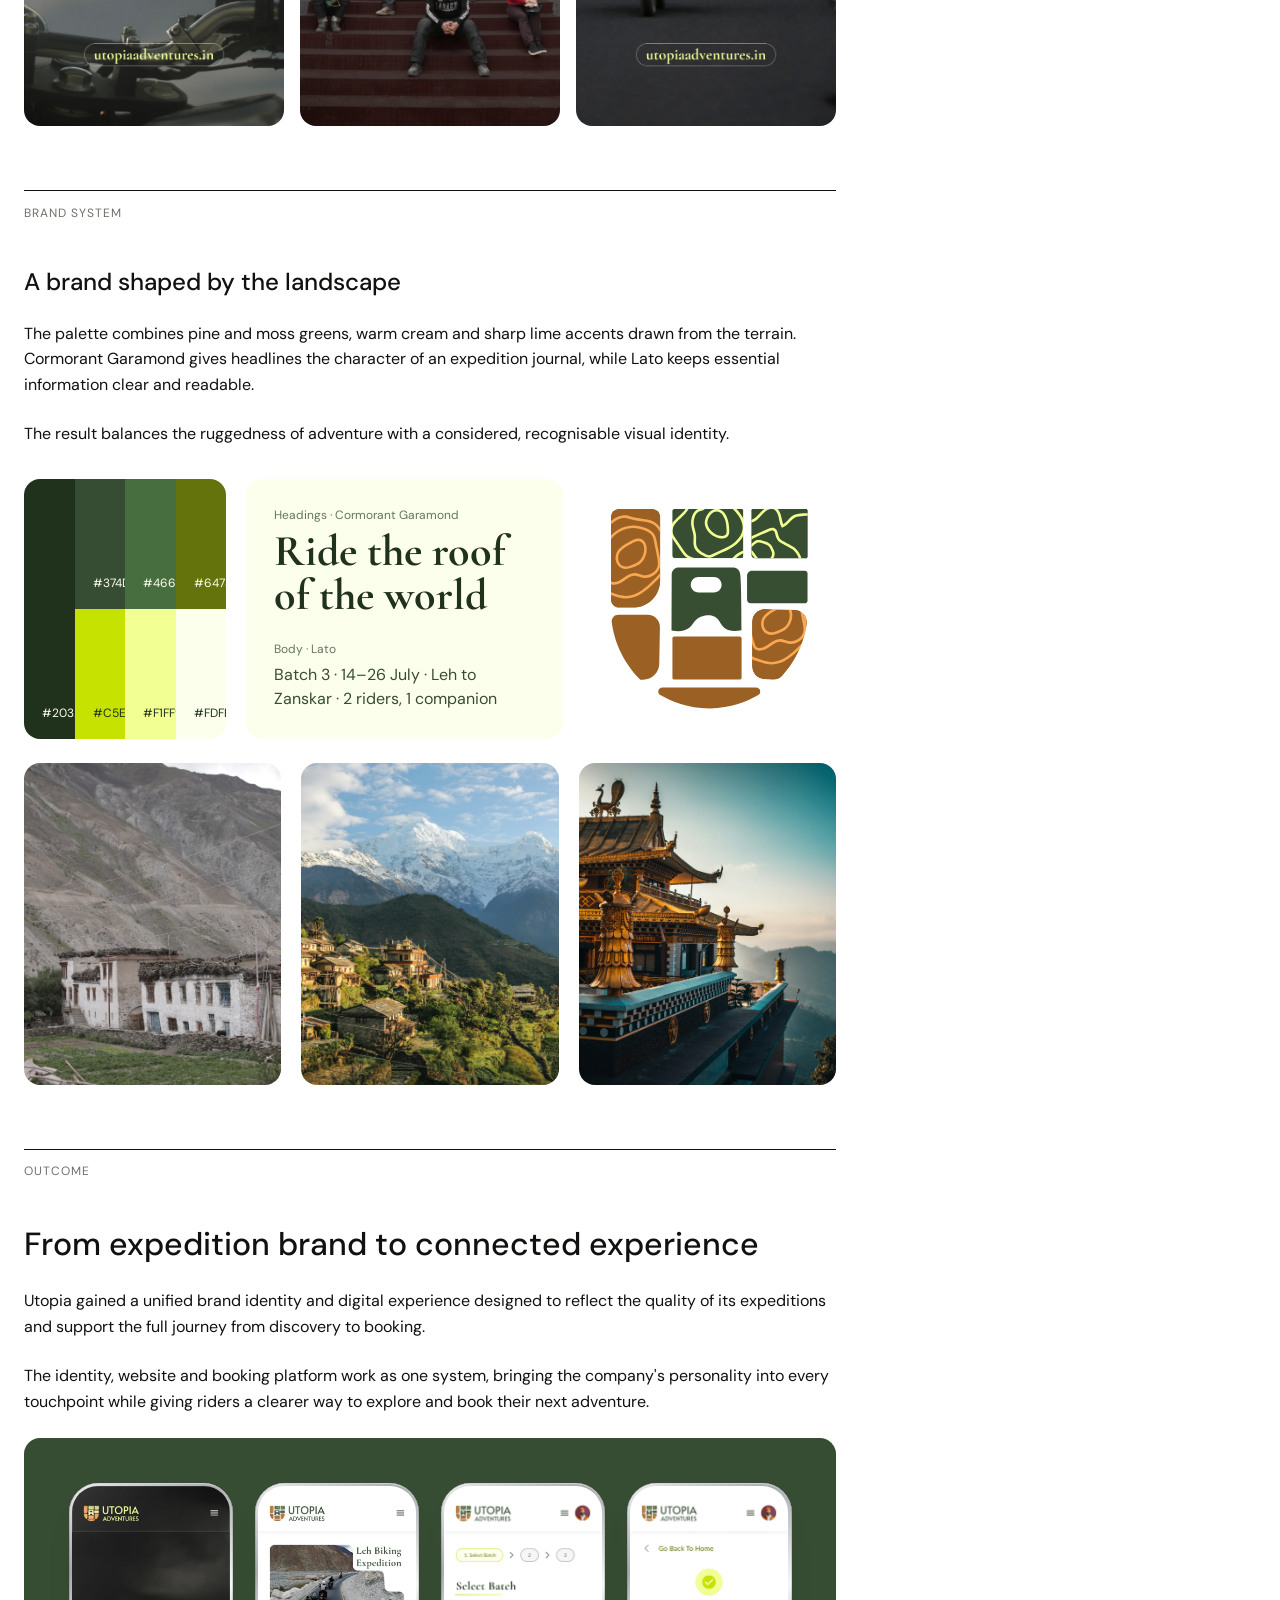
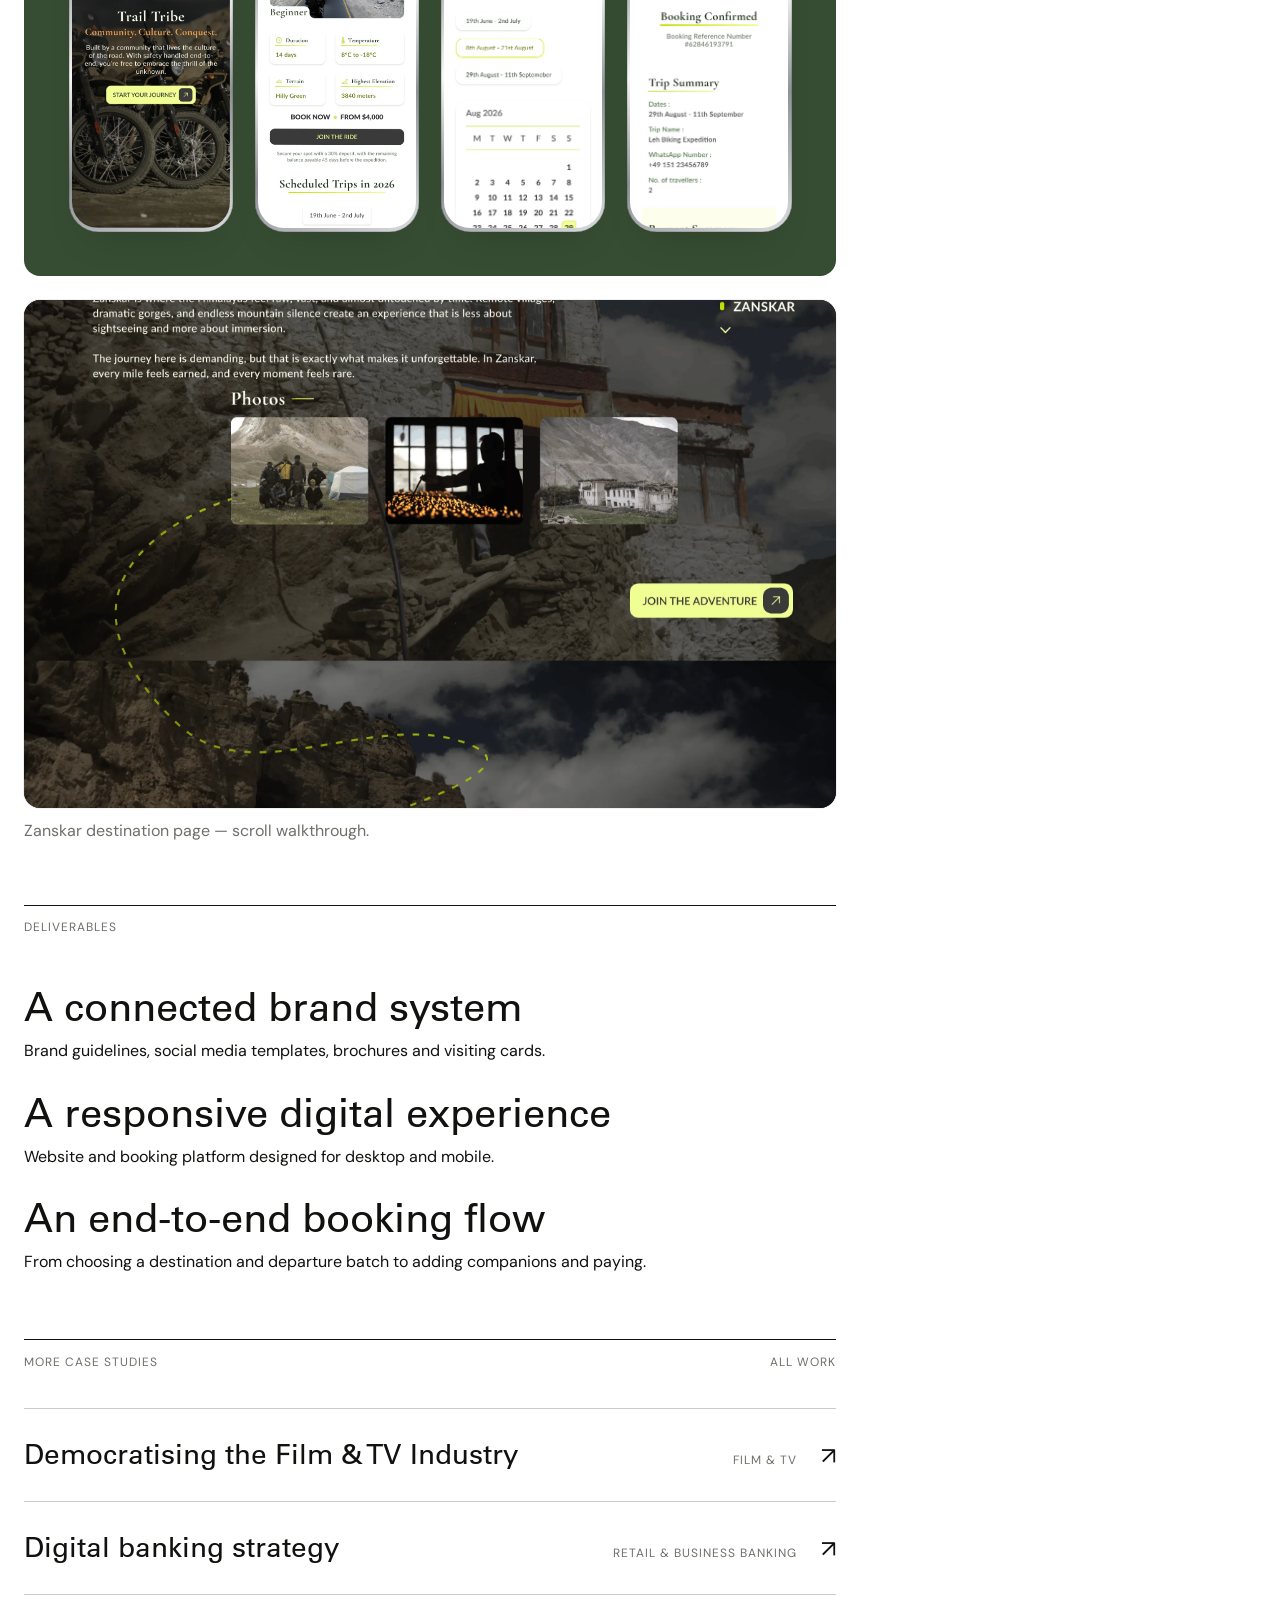
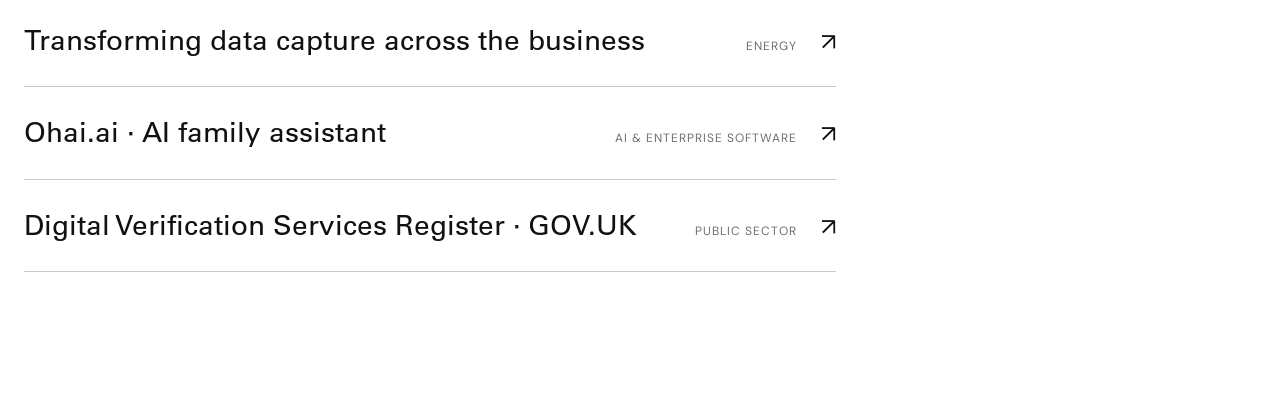
<file: utopia.html>
<!doctype html>
<html lang="en">
<head>
<meta charset="utf-8">
<meta name="viewport" content="width=device-width, initial-scale=1">
<title>Utopia Adventures · Brand &amp; Booking · Case Study</title>
<script src="./support.js"></script>
</head>
<body>
<x-dc>
<helmet>
<link rel="preload" href="assets/69cf2f3ba9108901963ca83699d9c30d.ttf" as="font" type="font/ttf" crossorigin="">
<link rel="preconnect" href="https://fonts.googleapis.com">
<link href="https://fonts.googleapis.com/css2?family=DM+Sans:opsz,wght@9..40,400;9..40,500;9..40,600&amp;family=Forum&amp;family=Cormorant+Garamond:wght@700&amp;display=swap" rel="stylesheet">
<style>
@font-face{font-family:'Univers';src:url(assets/69cf2f3ba9108901963ca83699d9c30d.ttf) format('truetype');font-weight:400;font-style:normal;font-display:swap}
body{margin:0;background:#ffffff}
a{color:#11110f;text-decoration:none}a:hover{color:#706f69}
.site{--ink:#11110f;--muted:#706f69;--line:rgba(17,17,15,.22);--bg:#ffffff;--pill:#f4f1e9;--pill-dark:#2a2a28;--green:#20a75a;background:var(--bg);color:var(--ink);font-family:'DM Sans',system-ui,sans-serif;font-variation-settings:"opsz" 14;font-weight:400;-webkit-font-smoothing:antialiased}
.serif{font-family:'Univers',Helvetica,Arial,sans-serif;font-weight:400;font-style:normal}
.sans{font-family:'DM Sans',system-ui,sans-serif;font-variation-settings:"opsz" 14;font-weight:400;font-style:normal}
.eyebrow{margin:0;font-size:12px;line-height:17.28px;letter-spacing:1px;text-transform:uppercase;color:var(--muted);font-family:'DM Sans',system-ui,sans-serif}
html{scroll-behavior:smooth}
*{box-sizing:border-box}
img{display:block;width:100%;height:auto}
strong,b{font-weight:600}

/* Same page-frame rules as the homepage and the Film & TV case study */
.wrap{max-width:1280px;margin:0 auto;display:flex;justify-content:space-between;align-items:flex-start}
.main{flex:1 1 auto;min-width:0;max-width:860px;padding:24px;padding-bottom:96px;box-sizing:border-box}

.side{flex:0 0 160px;width:160px;position:sticky;top:0;height:100vh;overflow-y:auto;box-sizing:border-box;padding:24px;border-left:1px solid var(--line);background:var(--bg);display:grid;grid-template-rows:auto minmax(16px,1fr) auto minmax(48px,5fr) auto;justify-items:start}
.side-logo{grid-row:1;font-style:normal;font-size:32px;line-height:32px;align-self:flex-start}
.side-nav{grid-row:3;display:flex;flex-direction:column;align-items:flex-start;gap:12px}
.side-nav a{font-size:16px;line-height:24px}
.side-social{grid-row:5;align-self:end;display:flex;flex-direction:column;align-items:flex-start;gap:12px}
.side-social a{font-size:16px;line-height:24px}
/* Email me: a button that copies the address; reset so it looks and behaves exactly like the sidebar links */
.side-email{appearance:none;-webkit-appearance:none;background:none;border:0;border-radius:0;margin:0;padding:0;font:inherit;font-size:16px;line-height:24px;color:#11110f;text-align:left;cursor:pointer;align-self:flex-start}
.side-email:hover{color:#706f69}
.side-email-sr{position:absolute;width:1px;height:1px;margin:-1px;padding:0;overflow:hidden;clip:rect(0 0 0 0);clip-path:inset(50%);white-space:nowrap;border:0}
.side-email-fallback{margin:0;font-size:12px;line-height:18px;color:var(--muted)}
.side-email-fallback[hidden]{display:none}
.side-email-address{display:block;color:var(--ink);overflow-wrap:anywhere;-webkit-user-select:all;user-select:all}

.mhead{display:none;align-items:center;justify-content:space-between;padding:13.6px 20px;border-bottom:1px solid var(--line);background:rgba(255,255,255,.94);-webkit-backdrop-filter:blur(12px);backdrop-filter:blur(12px)}
.mhead-logo{font-style:normal;font-size:24px;line-height:36px}

/* Back button: understated pill, reusing the site's pill token, with an intentional hover shift */
.back-pill{display:inline-flex;align-items:center;padding:16px 36px;border:1px solid var(--ink);border-radius:999px;background:transparent;color:var(--ink);font-size:16px;line-height:24px;letter-spacing:.02em;transition:background .25s ease,color .25s ease,transform .25s cubic-bezier(.2,.7,.2,1)}
.back-pill:hover,.back-pill:focus-visible{background:var(--ink);color:var(--bg);transform:translateX(-3px)}
.back-pill:focus-visible{outline:2px solid var(--ink);outline-offset:4px}
.back-pill:active{transform:translateX(-1px) scale(.97)}

/* Shared case-study header: title and intro on the first row, project details on a second row beneath them */
.cs-hero{display:flex;flex-direction:column;gap:56px;padding:88px 0 0}
.cs-hero-lead{display:flex;flex-direction:column;gap:32px}
.cs-meta{margin:0;display:grid;grid-auto-flow:column;grid-auto-columns:minmax(0,1fr);gap:24px 32px;padding-top:24px}
.cs-meta > div{display:flex;flex-direction:column;gap:6px}
.cs-meta dd{line-height:1.5}

/* Case-study section rhythm, reusing the homepage's .sec / .sec-head components */
.sec{padding-top:64px}
.sec-head{display:flex;justify-content:space-between;align-items:flex-start;gap:16px;border-top:1px solid var(--ink);padding:13.6px 0;min-height:44.5px;box-sizing:border-box}
.cs-body{padding-top:32px;display:flex;flex-direction:column;gap:24px}
/* Every section title, secondary heading and body block spans the full content column; no element sets its own width. */
.cs-body > :is(h2,h3,h4,p,ul,ol),.cs-body > div > :is(h2,h3,h4,p,ul,ol){width:100%;max-width:none}

/* Case-specific: hero video strip, device frames, phone carousel, drift photography */
.cs-hero-media{position:relative;width:100%;aspect-ratio:16/9;overflow:hidden;border-radius:12px;background:#0b0d0e}
.cs-hero-media video{position:absolute;inset:0;width:100%;height:100%;object-fit:cover}
.cs-hero-media::after{content:"";position:absolute;inset:0;background:linear-gradient(to bottom,rgba(8,10,11,.05) 0%,rgba(8,10,11,.35) 100%)}
.u-phone{position:relative;isolation:isolate;box-shadow:0 0 0 1.5px #0e0f10,0 1px 2px rgba(20,28,18,.08),0 22px 38px -22px rgba(20,32,18,.38)}
.u-phone::before{content:"";position:absolute;inset:-3.5px;border-radius:29.5px;z-index:-1;background:linear-gradient(150deg,#eceeef 0%,#a7abae 20%,#f6f7f8 44%,#8f9397 68%,#d9dbdd 100%);box-shadow:inset 0 0 0 .5px rgba(0,0,0,.28),inset 0 1px 0 rgba(255,255,255,.75)}
.u-phone::after{content:"";position:absolute;inset:0;border-radius:26px;pointer-events:none;background:linear-gradient(118deg,rgba(255,255,255,.16) 0%,rgba(255,255,255,.04) 26%,rgba(255,255,255,0) 40%)}
.u-phone img{border-radius:26px}
.u-four{display:grid;grid-template-columns:repeat(4,minmax(0,1fr));gap:clamp(14px,2.2vw,32px)}

/* Large desktop: use more of the available width, exactly as the homepage does */
@media (min-width:1600px){
.wrap{max-width:min(92vw,1920px)}
.main{max-width:1180px;padding-left:48px;padding-right:48px}
.side{width:160px;flex:0 0 160px}
}

/* Large monitors (1440px and up): section dividers and media keep the full content width; titles, body text and text-led blocks keep an 812px reading measure, and the top section keeps its standard-desktop proportions. Left alignment is unchanged. */
@media (min-width:1440px){
.site{--cs-measure:812px}
.cs-hero{max-width:var(--cs-measure)}
.cs-body > :not(figure):not(:has(img,video,iframe,figure)){max-width:var(--cs-measure)}
}

/* Tablet: header nav replaces the side column */
@media (max-width:1079px){
.wrap{display:block}
.side{display:none}
.mhead{display:flex;padding:13.6px 24px}
.main{max-width:none}
}

/* Mobile: matches the homepage's 402px Figma frame breakpoint */
@media (max-width:767px){
.cs-hero{padding:56px 0 0;gap:40px}
.cs-meta{grid-auto-flow:row;grid-template-columns:repeat(2,minmax(0,1fr))}
.mhead{padding:13.6px 20px}
.main{padding:20px;padding-bottom:64px}
.sec-head{min-height:45.9px}
.cs-section{display:flex!important;flex-direction:column!important;width:100%!important}
.cs-card-grid{display:flex!important;flex-direction:column!important;gap:24px!important}
.u-four{display:flex!important;gap:16px!important;overflow-x:auto;scroll-snap-type:x mandatory;scroll-padding:0 20px;padding:4px 20px 12px;margin:0 -20px;scrollbar-width:none;-webkit-overflow-scrolling:touch;cursor:grab;overscroll-behavior-x:contain}
.u-four::-webkit-scrollbar{display:none}
.u-four.is-dragging{cursor:grabbing;scroll-snap-type:none}
.u-four > .u-phone{flex:0 0 76%;max-width:280px;scroll-snap-align:start}
.u-four img{-webkit-user-drag:none;user-select:none;pointer-events:none}
}

/* Case-study sidebar: links to this page's own sections; the one in view is underlined */
.cs-section[id]{scroll-margin-top:24px}
.side-nav a.is-active{text-decoration:underline;text-decoration-thickness:1px;text-underline-offset:5px}

/* More case studies */
.cs-next{padding-bottom:40px}
.cs-next-list{list-style:none;margin:0;padding:24px 0 0}
.cs-next-item{display:grid;grid-template-columns:minmax(0,1fr) auto;align-items:baseline;column-gap:24px;padding:28px 0;border-top:1px solid var(--line);color:var(--ink);transition:opacity .35s ease}
.cs-next-list li:last-child .cs-next-item{border-bottom:1px solid var(--line)}
.cs-next-item:hover,.cs-next-item:focus-visible{color:var(--ink)}
.cs-next-title{display:inline;justify-self:start;font-size:28px;line-height:1.2;padding-bottom:2px;background:linear-gradient(currentColor,currentColor) no-repeat 0 100% / 0 1px;transition:transform .45s cubic-bezier(.2,.7,.2,1),background-size .45s cubic-bezier(.2,.7,.2,1)}
.cs-next-meta{display:flex;align-items:baseline;gap:24px}
.cs-next-meta .eyebrow{white-space:nowrap}
.cs-next-arrow{display:inline-block;font-family:'DM Sans',system-ui,sans-serif;font-size:24px;line-height:24px;transition:transform .45s cubic-bezier(.2,.7,.2,1)}
.cs-next-list:hover .cs-next-item:not(:hover),.cs-next-list:focus-within .cs-next-item:not(:focus-visible):not(:hover){opacity:.35}
.cs-next-item:hover .cs-next-title,.cs-next-item:focus-visible .cs-next-title{transform:translateX(14px);background-size:100% 1px}
.cs-next-item:hover .cs-next-arrow,.cs-next-item:focus-visible .cs-next-arrow{transform:translate(4px,-4px)}
.cs-next-item:focus-visible,.cs-next .sec-head a:focus-visible{outline:2px solid var(--ink);outline-offset:4px}
@media (max-width:767px){
.cs-next-item{grid-template-columns:minmax(0,1fr) 24px;column-gap:12px;row-gap:8px;padding:22px 0;align-items:start}
.cs-next-title{font-size:24px;grid-column:1}
.cs-next-meta{display:contents}
.cs-next-meta .eyebrow{grid-column:1;grid-row:2;white-space:normal}
.cs-next-arrow{grid-column:2;grid-row:1;justify-self:end}
}
@media (prefers-reduced-motion:reduce){.cs-next-title,.cs-next-arrow{transition:none}.cs-next-item:hover .cs-next-title,.cs-next-item:focus-visible .cs-next-title,.cs-next-item:hover .cs-next-arrow,.cs-next-item:focus-visible .cs-next-arrow{transform:none}}

/* Motion polish: page content fades out as you leave and settles in when the next page is ready (the sidebar stays put), gentle scrolling and one hover timing across the site; reduced motion keeps only plain fades */
.main{animation:ag-in .4s cubic-bezier(.2,.7,.2,1) backwards}
html.ag-leaving .main{opacity:0;transition:opacity .18s ease}
@keyframes ag-in{from{opacity:0;transform:translateY(8px)}}
@keyframes ag-fade{from{opacity:0}}
:where(a){transition:color .2s ease,opacity .2s ease}
.side-email,.talk{transition:color .2s ease}
.side-nav a{text-decoration:underline;text-decoration-color:transparent;text-decoration-thickness:1px;text-underline-offset:5px;transition:color .2s ease,text-decoration-color .25s ease}
.side-nav a.is-active{text-decoration-color:currentColor}
:where(a,button):focus-visible{outline:2px solid var(--ink,#11110f);outline-offset:4px}
@media (hover:none){
.cs-next-list:hover .cs-next-item:not(:hover){opacity:1}
.cs-next-item:hover .cs-next-title,.cs-next-item:hover .cs-next-arrow{transform:none}
}
@media (prefers-reduced-motion:reduce){
html{scroll-behavior:auto}
.main{animation-name:ag-fade;animation-duration:.25s}
.back-pill,.back-pill:hover,.back-pill:focus-visible,.back-pill:active{transform:none}
}
</style>
</helmet>
<div class="site">
  <header class="mhead">
    <a class="mhead-logo serif" href="index.html" aria-label="Ana García, home">AG</a>
  </header>

  <div class="wrap" id="top">
    <main class="main">

      <a href="index.html" class="back-pill sans">Back</a>

      <header class="cs-hero">
        <div class="cs-hero-lead">
          <h1 class="serif" style="margin: 0; font-style: normal; font-size: clamp(40px, 7vw, 80px); line-height: 1.05; letter-spacing: -0.02em; font-weight: 400">Utopia Adventures<br>Brand &amp; Booking</h1>
          <div style="display: flex; flex-direction: column; gap: 16px;">
            
            <p class="lead" style="margin: 0; font-size: 18px; line-height: 1.5; color: #11110f; max-width: 48ch; text-wrap: pretty;">Utopia Adventures runs motorcycle expeditions across the Himalayas, from Leh and Zanskar to Nepal and Bhutan. We developed a cohesive brand identity, website and booking platform that bring the spirit of the expeditions to life and make it easier for riders to discover destinations and book their next adventure.</p>
          </div>
        </div>
        <dl class="cs-meta">
          <div style="display: flex; flex-direction: column; gap: 6px;">
            <dt class="eyebrow" style="margin:0">Client</dt>
            <dd style="margin: 0; font-size: 16px;" data-om-label="Utopia Adventures"><a href="https://www.ohai.ai/" target="_blank" rel="noopener" style="border-bottom: 1px solid" data-om-label="https://www.utopiaadventures.in/">Utopia Adventures</a></dd>
          </div>
          <div style="display: flex; flex-direction: column; gap: 6px;">
            <dt class="eyebrow" style="margin:0">Industry</dt>
            <dd style="margin: 0; font-size: 16px;">Hospitality &amp; Travel</dd>
          </div>
          <div style="display: flex; flex-direction: column; gap: 6px;">
            <dt class="eyebrow" style="margin:0">Role</dt>
            <dd style="margin: 0; font-size: 16px;">Lead Product Designer</dd>
          </div><div style="display: flex; flex-direction: column; gap: 6px;">
            <dt class="eyebrow" style="margin:0">Disciplines</dt>
            <dd style="margin: 0; font-size: 16px;">Brand Strategy · Brand Identity · Digital Experiences</dd>
          </div>
          
          
        </dl>
      </header>

      

      <section class="cs-section sec" id="challenge">
        <div class="sec-head"><span class="cs-label eyebrow">Challenge</span></div>
        <div class="cs-body">
          <h2 class="sans" style="margin: 0; font-size: 32px; line-height: 1.18; font-weight: 500;">An adventure brand ready for its next stage</h2>
          <p style="margin: 0; font-size: 16px; line-height: 1.6; text-wrap: pretty; color: #11110f;">Despite a loyal community built through word of mouth, Utopia's brand and booking process had fallen behind the quality of its expeditions. The opportunity was to create a more consistent identity and a smoother path from trip discovery to booking.</p>
          <figure style="margin: 8px 0 0; width: 100%; box-sizing: border-box; display: none; flex-direction: column; align-items: center">
            <div style="width: 100%; display: flex; flex-direction: column; align-items: center; margin-top: 16px">
              <div style="position: relative; width: 90%; padding: 5px; border-radius: 10px 10px 0 0; background: #111214; box-shadow: 0 0 0 1px rgba(0,0,0,0.12);">
                <div style="position: relative; width: 100%; aspect-ratio: 1600 / 905; overflow: hidden; border-radius: 5px; background: #000">
                  <img src="assets/36f16e73e455a0faab03052be502e298.webp" alt="Utopia booking experience on desktop" style="position: absolute; inset: 0; width: 100%; height: 100%; object-fit: cover; object-position: top center; display: block;">
                </div>
              </div>
              <div style="position: relative; width: 100%; height: 7px; border-radius: 1px 1px 8px 8px / 1px 1px 5px 5px; background: linear-gradient(180deg, #e9eaed 0%, #c9cbd0 100%);">
                <span style="position: absolute; left: 50%; top: 0; width: 13%; height: 3px; transform: translateX(-50%); border-radius: 0 0 4px 4px; background: #b4b7bd;"></span>
              </div>
              <div style="width: 92%; height: 14px; margin-top: -3px; border-radius: 50%; background: radial-gradient(ellipse at 50% 20%, rgba(0,0,0,0.14) 0%, rgba(0,0,0,0) 70%);"></div>
            </div>
          </figure>
        </div>
      </section>

      <section class="cs-section sec" id="approach">
        <div class="sec-head"><span class="cs-label eyebrow">Approach</span></div>
        <div class="cs-body">
          <h2 class="sans" style="margin: 0; font-size: 32px; line-height: 1.18; font-weight: 500;">One identity, across every touchpoint</h2>
          <p style="margin: 0; font-size: 16px; line-height: 1.6; text-wrap: pretty; color: #11110f;">Through user interviews, I identified three pillars at the heart of Utopia Adventures: <b>culture, community and conquest</b>. These shaped a distinctive brand identity inspired by the Himalayan landscape, balancing the atmosphere of an expedition journal with the clarity required for a functional booking experience.</p>
          <div class="cs-card-grid" style="display: grid; grid-template-columns: repeat(3, minmax(0, 1fr)); gap: 16px;">
            <img src="assets/b7ab414d773f1169c912c2180e847da5.webp" alt="Culture: prayer flags over a motorcycle's handlebars" style="aspect-ratio: 9 / 16; object-fit: cover; border-radius: 16px;">
            <img src="assets/2f26791edfcf091ea29b77cfaf4386d7.webp" alt="Community: riders gathered on monastery steps in Ladakh" style="aspect-ratio: 9 / 16; object-fit: cover; border-radius: 16px;">
            <img src="assets/b3b79be5f92802316225ded765c0da50.webp" alt="Conquest: riders on a high-altitude road" style="aspect-ratio: 9 / 16; object-fit: cover; border-radius: 16px;">
          </div>
        </div>
      </section>

      <section class="cs-section sec" id="brand-system">
        <div class="sec-head"><span class="cs-label eyebrow">Brand system</span></div>
        <div class="cs-body">
          <h3 class="sans" style="margin: 0; font-size: 24px; line-height: 1.2; font-weight: 500;">A brand shaped by the landscape</h3>
          <p style="margin: 0; font-size: 16px; line-height: 1.6; text-wrap: pretty; color: #11110f;">The palette combines pine and moss greens, warm cream and sharp lime accents drawn from the terrain. Cormorant Garamond gives headlines the character of an expedition journal, while Lato keeps essential information clear and readable.</p>
          <p style="margin: 0; font-size: 16px; line-height: 1.6; text-wrap: pretty; color: #11110f;">The result balances the ruggedness of adventure with a considered, recognisable visual identity.</p>

          <div class="cs-card-grid" style="display: grid; grid-template-columns: minmax(0, 0.8fr) minmax(0, 1.25fr) minmax(0, 1fr); gap: 20px; margin-top: 8px;">
            <div style="display: grid; grid-template-columns: repeat(4, minmax(0, 1fr)); grid-template-rows: 1fr 1fr; gap: 0; border-radius: 16px; overflow: hidden; min-height: 260px;">
              <div style="grid-row: 1 / 3; background: rgb(32,50,28); padding: 18px; display: flex; align-items: flex-end;"><span style="font-family: 'DM Sans', system-ui, sans-serif; font-variation-settings: 'opsz' 14; font-size: 12px; color: rgb(253,255,237);">#20321C</span></div>
              <div style="background: rgb(55,77,51); padding: 18px; display: flex; align-items: flex-end;"><span style="font-family: 'DM Sans', system-ui, sans-serif; font-variation-settings: 'opsz' 14; font-size: 12px; color: rgb(253,255,237);">#374D33</span></div>
              <div style="background: rgb(70,110,63); padding: 18px; display: flex; align-items: flex-end;"><span style="font-family: 'DM Sans', system-ui, sans-serif; font-variation-settings: 'opsz' 14; font-size: 12px; color: rgb(253,255,237);">#466E3F</span></div>
              <div style="background: rgb(100,115,11); padding: 18px; display: flex; align-items: flex-end;"><span style="font-family: 'DM Sans', system-ui, sans-serif; font-variation-settings: 'opsz' 14; font-size: 12px; color: rgb(253,255,237);">#64730B</span></div>
              <div style="background: rgb(197,226,0); padding: 18px; display: flex; align-items: flex-end;"><span style="font-family: 'DM Sans', system-ui, sans-serif; font-variation-settings: 'opsz' 14; font-size: 12px; color: rgb(32,50,28);">#C5E200</span></div>
              <div style="background: rgb(241,255,147); padding: 18px; display: flex; align-items: flex-end;"><span style="font-family: 'DM Sans', system-ui, sans-serif; font-variation-settings: 'opsz' 14; font-size: 12px; color: rgb(32,50,28);">#F1FF93</span></div>
              <div style="background: rgb(253,255,237); padding: 18px; display: flex; align-items: flex-end"><span style="font-family: 'DM Sans', system-ui, sans-serif; font-variation-settings: 'opsz' 14; font-size: 12px; color: rgb(32,50,28);">#FDFFED</span></div>
            </div>
            <div style="border-radius: 16px; background: rgb(253,255,237); padding: 28px; display: flex; flex-direction: column; justify-content: space-between; gap: 24px; min-height: 260px;">
              <div style="display: flex; flex-direction: column; gap: 6px;">
                <span style="font-family: 'DM Sans', system-ui, sans-serif; font-variation-settings: 'opsz' 14; font-size: 12px; color: rgb(99,118,96);">Headings · Cormorant Garamond</span>
                <span style="font-family: 'Cormorant Garamond', serif; font-weight: 700; font-size: clamp(32px, 3.6vw, 44px); line-height: 1; color: rgb(32,50,28);">Ride the roof of the world</span>
              </div>
              <div style="display: flex; flex-direction: column; gap: 6px;">
                <span style="font-family: 'DM Sans', system-ui, sans-serif; font-variation-settings: 'opsz' 14; font-size: 12px; color: rgb(99,118,96);">Body · Lato</span>
                <span style="font-size: 16px; line-height: 1.5; color: rgb(55,77,51);">Batch 3 · 14–26 July · Leh to Zanskar · 2 riders, 1 companion</span>
              </div>
            </div>
            <div style="display: flex; align-items: center; justify-content: center; min-height: 260px;">
              <img src="assets/7e1a3f07f758f7227cf387683e227e8c.svg" alt="Utopia Adventures logo" style="width: 78%; max-width: 230px; height: auto;">
            </div>
          </div>

          <div class="cs-card-grid" style="display: grid; grid-template-columns: repeat(3, minmax(0, 1fr)); gap: 20px;">
            <div style="aspect-ratio: 4 / 5; border-radius: 16px; overflow: hidden;"><img src="assets/937ca8165391be630bd43ddc1f0fc56b.webp" alt="Himalayan landscape photography used across the Utopia brand" style="width: 100%; height: 100%; object-fit: cover;"></div>
            <div style="aspect-ratio: 4 / 5; border-radius: 16px; overflow: hidden;"><img src="assets/31d0c0af3e097f5e663fdea58231ea16.webp" alt="Riders on a mountain route in Utopia's brand photography" style="width: 100%; height: 100%; object-fit: cover;"></div>
            <div style="aspect-ratio: 4 / 5; border-radius: 16px; overflow: hidden;"><img src="assets/1dab5e350e64d44f9139cb6746cb5dba.webp" alt="Expedition landscape from Utopia's destination stories" style="width: 100%; height: 100%; object-fit: cover;"></div>
          </div>
        </div>
      </section>

      <section class="cs-section sec" id="outcome">
        <div class="sec-head"><span class="cs-label eyebrow">Outcome</span></div>
        <div class="cs-body">
          <h2 class="sans" style="margin: 0; font-size: 32px; line-height: 1.18; font-weight: 500;">From expedition brand to connected experience</h2>
          <p style="margin: 0; font-size: 16px; line-height: 1.6; text-wrap: pretty; color: #11110f;">Utopia gained a unified brand identity and digital experience designed to reflect the quality of its expeditions and support the full journey from discovery to booking.</p>
          <p style="margin: 0; font-size: 16px; line-height: 1.6; text-wrap: pretty; color: #11110f;">The identity, website and booking platform work as one system, bringing the company's personality into every touchpoint while giving riders a clearer way to explore and book their next adventure.</p>

          <div style="border-radius: 16px; padding: clamp(24px, 4vw, 48px); background-color: #374D33;">
            <div class="u-four">
              <div class="u-phone" style="aspect-ratio: 375 / 812; border-radius: 26px;"><img src="assets/fef325390691f4002378fb2dafdb70ab.webp" alt="Utopia mobile landing page" style="width: 100%; height: 100%; object-fit: cover; object-position: top;"></div>
              <div class="u-phone" style="aspect-ratio: 375 / 812; border-radius: 26px;"><img src="assets/d4239d1fec09446a0ca9b7c4398300d4.webp" alt="Trip details page on mobile" style="width: 100%; height: 100%; object-fit: cover; object-position: top;"></div>
              <div class="u-phone" style="aspect-ratio: 375 / 812; border-radius: 26px;"><img src="assets/287a0a2ef023c5459c73feb65b720431.webp" alt="Select batch step on mobile" style="width: 100%; height: 100%; object-fit: cover; object-position: top;"></div>
              <div class="u-phone" style="aspect-ratio: 375 / 812; border-radius: 26px;"><img src="assets/9262a2cd37bdd54a889e50889cd12364.webp" alt="Booking confirmed screen on mobile" style="width: 100%; height: 100%; object-fit: cover; object-position: top;"></div>
            </div>
          </div>

          <figure style="margin: 0; display: flex; flex-direction: column; gap: 12px;">
            <div style="position: relative; width: 100%; aspect-ratio: 16 / 10; overflow: hidden; border-radius: 16px; background: #1c1f1b; box-shadow: 0 0 0 1px rgba(0,0,0,0.06);">
              <div data-zscroll="1" style="position: absolute; inset: 0; overflow: hidden;"><img src="assets/66c21229a194f25383a0ea60a2b0b7d9.webp" alt="Scrolling through the Zanskar destination page on the Utopia Adventures website" style="position: absolute; left: 0; top: 0; width: 100%; height: auto; display: block; will-change: transform; transition: opacity 500ms ease;"></div>
            </div>
            <figcaption style="font-size: 16px; color: #706f69;">Zanskar destination page — scroll walkthrough.</figcaption>
          </figure>
        </div>
      </section>

      <section class="cs-section sec" id="deliverables">
        <div class="sec-head"><span class="cs-label eyebrow">Deliverables</span></div>
        <div class="cs-body">
          <div style="display: flex; flex-direction: column; gap: 8px;">
            <h3 class="sans" style="margin: 0; font-size: 40px; line-height: 1.2; font-weight: 400; font-family: &quot;Univers&quot;, Helvetica, Arial, sans-serif">A connected brand system</h3>
            <p style="margin: 0; font-size: 16px; line-height: 1.6; color: #11110f;">Brand guidelines, social media templates, brochures and visiting cards.</p>
          </div>
          <div style="display: flex; flex-direction: column; gap: 8px;">
            <h3 class="sans" style="margin: 0; font-size: 40px; line-height: 1.2; font-weight: 400; font-family: &quot;Univers&quot;, Helvetica, Arial, sans-serif">A responsive digital experience</h3>
            <p style="margin: 0; font-size: 16px; line-height: 1.6; color: #11110f;">Website and booking platform designed for desktop and mobile.</p>
          </div>
          <div style="display: flex; flex-direction: column; gap: 8px;">
            <h3 class="sans" style="margin: 0; font-size: 40px; line-height: 1.2; font-weight: 400; font-family: &quot;Univers&quot;, Helvetica, Arial, sans-serif">An end-to-end booking flow</h3>
            <p style="margin: 0; font-size: 16px; line-height: 1.6; color: #11110f;">From choosing a destination and departure batch to adding companions and paying.</p>
          </div>
        </div>
      </section>

      <section class="cs-section sec cs-next" aria-labelledby="cs-next-label">
        <div class="sec-head"><span class="cs-label eyebrow" id="cs-next-label">More case studies</span><a class="eyebrow" href="index.html#work">All work</a></div>
        <nav aria-label="More case studies"><ul class="cs-next-list">
          <li><a class="cs-next-item" href="film-tv.html"><span class="cs-next-title serif">Democratising the Film &amp; TV Industry</span><span class="cs-next-meta"><span class="eyebrow">Film &amp; TV</span><span class="cs-next-arrow" aria-hidden="true">↗</span></span></a></li>
          <li><a class="cs-next-item" href="digital-banking.html"><span class="cs-next-title serif">Digital banking strategy</span><span class="cs-next-meta"><span class="eyebrow">Retail &amp; Business Banking</span><span class="cs-next-arrow" aria-hidden="true">↗</span></span></a></li>
          <li><a class="cs-next-item" href="data-capture.html"><span class="cs-next-title serif">Transforming data capture across the business</span><span class="cs-next-meta"><span class="eyebrow">Energy</span><span class="cs-next-arrow" aria-hidden="true">↗</span></span></a></li>
          <li><a class="cs-next-item" href="ohai.html"><span class="cs-next-title serif">Ohai.ai · AI family assistant</span><span class="cs-next-meta"><span class="eyebrow">AI &amp; Enterprise Software</span><span class="cs-next-arrow" aria-hidden="true">↗</span></span></a></li>
          <li><a class="cs-next-item" href="dsit.html"><span class="cs-next-title serif">Digital Verification Services Register · GOV.UK</span><span class="cs-next-meta"><span class="eyebrow">Public Sector</span><span class="cs-next-arrow" aria-hidden="true">↗</span></span></a></li>
        </ul></nav>
      </section>

    </main>

    <aside class="side sans" aria-label="Site navigation">
      <a class="side-logo serif" href="index.html" aria-label="Ana García, home">AG</a>
      <nav class="side-nav" aria-label="Case study sections">
        <a href="#challenge">Challenge</a>
        <a href="#approach">Approach</a>
        <a href="#brand-system">Brand system</a>
        <a href="#outcome">Outcome</a>
        <a href="#deliverables">Deliverables</a>
      </nav>
      <div class="side-social"><a href="https://www.linkedin.com/in/ana-garcia-villanueva/">LinkedIn <span aria-hidden="true">↗</span></a>
        <button type="button" class="side-email" data-copy-email="Anagvpersonal@gmail.com" aria-describedby="side-email-hint">Email me</button>
        <span class="side-email-sr" id="side-email-hint">Copies my email address to your clipboard</span>
        <span class="side-email-sr" role="status" aria-live="polite" data-copy-email-status=""></span>
        <p class="side-email-fallback" hidden="" data-copy-email-fallback="">Couldn’t copy automatically. Select and copy:<span class="side-email-address">Anagvpersonal@gmail.com</span></p>
      </div>
    </aside>
  </div>
</div>
</x-dc>
<script type="text/x-dc" data-dc-script="">
class Component extends DCLogic {
  // Sidebar section links: underline the section currently in view as the visitor scrolls.
  setupSectionNav() {
    if (window.__agSectionNav) return;
    window.__agSectionNav = true;
    let raf = 0, lock = false, lockTimer = 0;
    const update = () => {
      raf = 0;
      if (lock) return;
      const links = Array.from(document.querySelectorAll('.side-nav a[href^="#"]'));
      const items = links.map((a) => ({ a, el: document.getElementById(decodeURIComponent(a.getAttribute('href').slice(1))) })).filter((x) => x.el);
      if (!items.length) return;
      const line = window.innerHeight * 0.35;
      let cur = null;
      items.forEach((it) => { if (it.el.getBoundingClientRect().top <= line) cur = it; });
      const doc = document.documentElement;
      if (cur && window.innerHeight + window.scrollY >= doc.scrollHeight - 2) cur = items[items.length - 1];
      items.forEach((it) => {
        const on = it === cur;
        it.a.classList.toggle('is-active', on);
        if (on) it.a.setAttribute('aria-current', 'location'); else it.a.removeAttribute('aria-current');
      });
    };
    const request = () => { if (!raf) raf = requestAnimationFrame(update); };
    // A clicked section link is underlined straight away and held while the page glides there, so the underline doesn't flicker through the sections in between.
    const release = () => { clearTimeout(lockTimer); if (!lock) return; lock = false; request(); };
    document.addEventListener('click', (e) => {
      const a = e.target && e.target.closest ? e.target.closest('.side-nav a[href^="#"]') : null;
      if (!a) return;
      document.querySelectorAll('.side-nav a[href^="#"]').forEach((x) => {
        const on = x === a;
        x.classList.toggle('is-active', on);
        if (on) x.setAttribute('aria-current', 'location'); else x.removeAttribute('aria-current');
      });
      lock = true;
      clearTimeout(lockTimer);
      lockTimer = setTimeout(release, 1200);
      // Glide to the section without adding a history entry, so the browser's Back button returns to the previous page (same as the homepage links).
      const id = decodeURIComponent(a.getAttribute('href').slice(1));
      const el = id && document.getElementById(id);
      if (!el) return;
      e.preventDefault();
      const still = window.matchMedia && window.matchMedia('(prefers-reduced-motion: reduce)').matches;
      el.scrollIntoView({ behavior: still ? 'auto' : 'smooth', block: 'start' });
      try { history.replaceState(null, '', '#' + id); } catch (err) {}
    });
    window.addEventListener('scrollend', release);
    window.addEventListener('scroll', request, { passive: true });
    window.addEventListener('resize', request);
    update();
  }
  // Email me: copies the address to the clipboard, confirms for 2s, and falls back to a selectable address if copying is blocked.
  setupEmailCopy() {
    if (window.__agEmailCopy) return;
    window.__agEmailCopy = true;
    const timers = new WeakMap();
    const setLabel = (btn, text) => { const n = btn.firstChild; if (n && n.nodeType === 3) n.nodeValue = text; else btn.textContent = text; };
    const announce = (btn, msg) => {
      const s = btn.parentNode.querySelector('[data-copy-email-status]');
      if (!s) return;
      s.textContent = '';
      setTimeout(() => { s.textContent = msg; }, 60);
    };
    const legacyCopy = (text) => {
      const ta = document.createElement('textarea');
      ta.value = text; ta.setAttribute('readonly', '');
      ta.style.cssText = 'position:fixed;top:0;left:0;width:1px;height:1px;opacity:0;pointer-events:none';
      document.body.appendChild(ta); ta.select();
      let ok = false;
      try { ok = document.execCommand('copy'); } catch (e) { ok = false; }
      ta.remove();
      return ok;
    };
    const copy = (text) => {
      const modern = navigator.clipboard && window.isSecureContext ? navigator.clipboard.writeText(text) : Promise.reject(new Error('no clipboard'));
      return modern.catch(() => { if (!legacyCopy(text)) throw new Error('copy failed'); });
    };
    document.addEventListener('click', (e) => {
      const btn = e.target && e.target.closest ? e.target.closest('[data-copy-email]') : null;
      if (!btn) return;
      e.preventDefault();
      const email = btn.getAttribute('data-copy-email');
      const label = btn.getAttribute('data-label') || btn.textContent.trim();
      btn.setAttribute('data-label', label);
      const fallback = btn.parentNode.querySelector('[data-copy-email-fallback]');
      clearTimeout(timers.get(btn));
      copy(email).then(() => {
        if (fallback) fallback.hidden = true;
        setLabel(btn, 'Email copied!');
        announce(btn, 'Email address copied to clipboard');
        timers.set(btn, setTimeout(() => setLabel(btn, label), 2000));
      }, () => {
        setLabel(btn, label);
        if (fallback) {
          fallback.hidden = false;
          const addr = fallback.querySelector('.side-email-address');
          if (addr) { const r = document.createRange(); r.selectNodeContents(addr); const sel = window.getSelection(); sel.removeAllRanges(); sel.addRange(r); }
        }
        announce(btn, 'Couldn’t copy automatically. The email address, ' + email + ', is shown below the button and selected, ready to copy.');
      });
    });
  }
  heroVideo = React.createRef();
  componentWillUnmount() { this.offDrag && this.offDrag(); this.stopPingPong && this.stopPingPong(); this.zRaf && cancelAnimationFrame(this.zRaf); this.offZ && this.offZ(); }
  bindZanskar() {
    const vp = document.querySelector('[data-zscroll]'), img = vp && vp.querySelector('img');
    if (!img) return;
    const stops = [0, 0.648, 1.297, 1.945, 2.594, 99], PAUSE = 1700, MOVE = 2600, END = 1600;
    const ease = t => t < 0.5 ? 4 * t * t * t : 1 - Math.pow(-2 * t + 2, 3) / 2;
    let plan = [], start = null;
    const build = () => {
      const w = img.clientWidth, max = Math.max(0, img.clientHeight - vp.clientHeight);
      let ys = stops.map(s => Math.min(max, s * w));
      ys = ys.filter((y, i) => i === 0 || y > ys[i - 1] + 4);
      plan = []; let t = 0;
      ys.forEach((y, i) => {
        const last = i === ys.length - 1, d = last ? END : PAUSE;
        plan.push({ a: t, b: t + d, from: y, to: y }); t += d;
        if (!last) { plan.push({ a: t, b: t + MOVE, from: y, to: ys[i + 1] }); t += MOVE; }
      });
      plan.total = t;
    };
    const frame = now => {
      if (!plan.total) build();
      if (start === null) start = now;
      const t = (now - start) % plan.total; let y = 0;
      for (const p of plan) { if (t >= p.a && t < p.b) { y = p.from + (p.to - p.from) * ease((t - p.a) / (p.b - p.a)); break; } }
      img.style.opacity = (plan.total - t < 450 || t < 250) ? 0.0001 + (t < 250 ? t / 250 : (plan.total - t) / 450) : 1;
      img.style.transform = 'translate3d(0,' + (-y).toFixed(2) + 'px,0)';
      this.zRaf = requestAnimationFrame(frame);
    };
    const go = () => { build(); this.zRaf = requestAnimationFrame(frame); };
    if (img.complete && img.naturalWidth) go(); else img.addEventListener('load', go, { once: true });
    window.addEventListener('resize', build);
    this.offZ = () => window.removeEventListener('resize', build);
  }
  bindCarousel() {
    const el = document.querySelector(".u-four");
    if (!el || el.dataset.drag) return;
    el.dataset.drag = "1";
    let down = false, sx = 0, sl = 0, moved = false;
    const start = (e) => {
      if (e.pointerType === "touch" || el.scrollWidth <= el.clientWidth + 2) return;
      down = true; moved = false; sx = e.clientX; sl = el.scrollLeft;
      el.classList.add("is-dragging");
    };
    const move = (e) => {
      if (!down) return;
      const dx = e.clientX - sx;
      if (Math.abs(dx) > 3) moved = true;
      el.scrollLeft = sl - dx;
    };
    const end = () => {
      if (!down) return;
      down = false;
      el.classList.remove("is-dragging");
      const w = el.firstElementChild ? el.firstElementChild.getBoundingClientRect().width + 16 : el.clientWidth;
      el.scrollTo({ left: Math.round(el.scrollLeft / w) * w, behavior: "smooth" });
    };
    el.addEventListener("pointerdown", start);
    window.addEventListener("pointermove", move);
    window.addEventListener("pointerup", end);
    this.offDrag = () => {
      el.removeEventListener("pointerdown", start);
      window.removeEventListener("pointermove", move);
      window.removeEventListener("pointerup", end);
    };
  }
  // Motion: fade between pages, keep the homepage position when coming back from a case study, and pause card videos while they are off screen.
  setupMotion() {
    const isHome = !!document.querySelector('.cards .card');
    const flag = isHome ? '__agMotionHome' : '__agMotionCase';
    if (window[flag]) return;
    window[flag] = true;
    const KEY = 'ag-home-scroll', RET = 'ag-home-return';
    const get = (k) => { try { return sessionStorage.getItem(k); } catch (e) { return null; } };
    const set = (k, v) => { try { sessionStorage.setItem(k, v); } catch (e) {} };
    const del = (k) => { try { sessionStorage.removeItem(k); } catch (e) {} };
    // Leaving for another page: fade the content out while the next page loads (navigation is not delayed).
    const root = document.documentElement;
    document.addEventListener('click', (e) => {
      if (e.defaultPrevented || e.button !== 0 || e.metaKey || e.ctrlKey || e.shiftKey || e.altKey) return;
      const a = e.target && e.target.closest ? e.target.closest('a[href]') : null;
      if (!a || (a.target && a.target !== '_self') || a.hasAttribute('download')) return;
      const href = a.getAttribute('href') || '';
      if (!href || href.charAt(0) === '#') return;
      let url;
      try { url = new URL(a.href, location.href); } catch (err) { return; }
      if (url.origin !== location.origin || !/(\.html|\/)$/.test(url.pathname) || url.pathname === location.pathname) return;
      root.classList.add('ag-leaving');
      setTimeout(() => { if (e.defaultPrevented) root.classList.remove('ag-leaving'); }, 0);
      clearTimeout(window.__agLeaveTimer);
      window.__agLeaveTimer = setTimeout(() => root.classList.remove('ag-leaving'), 1500);
    });
    window.addEventListener('pageshow', () => root.classList.remove('ag-leaving'));
    if (!isHome) {
      document.addEventListener('click', (e) => { if (e.target && e.target.closest && e.target.closest('a.back-pill')) set(RET, '1'); }, true);
      return;
    }
    const save = () => set(KEY, String(Math.round(window.scrollY)));
    document.addEventListener('click', (e) => {
      const a = e.target && e.target.closest ? e.target.closest('a[href]') : null;
      if (a && (a.getAttribute('href') || '').charAt(0) !== '#') save();
    }, true);
    window.addEventListener('pagehide', save);
    let type = 'navigate';
    try { type = performance.getEntriesByType('navigation')[0].type; } catch (e) {}
    const y = parseInt(get(KEY), 10);
    const back = get(RET) === '1' || type === 'back_forward';
    del(RET);
    if (back && y > 0) {
      try { history.scrollRestoration = 'manual'; } catch (e) {}
      let moved = false;
      const go = () => { if (!moved) window.scrollTo({ top: y, left: 0, behavior: 'instant' }); };
      go();
      requestAnimationFrame(go);
      const stop = () => { moved = true; };
      window.addEventListener('wheel', stop, { once: true, passive: true });
      window.addEventListener('touchstart', stop, { once: true, passive: true });
      if (document.fonts && document.fonts.ready) document.fonts.ready.then(go);
    }
    if ('IntersectionObserver' in window) {
      const io = new IntersectionObserver((entries) => entries.forEach((en) => {
        const v = en.target;
        if (en.isIntersecting) { const p = v.play(); if (p && p.catch) p.catch(() => {}); } else v.pause();
      }), { rootMargin: '200px 0px' });
      document.querySelectorAll('.cards video').forEach((v) => io.observe(v));
    }
  }
  componentDidMount() {
    this.setupMotion();
    this.setupEmailCopy();
    this.setupSectionNav();
    this.bindCarousel();
    this.bindZanskar();
    const v = this.heroVideo.current;
    if (!v) return;
    v.muted = true;
    v.defaultMuted = true;
    v.setAttribute("muted", "");
    v.loop = false;
    v.removeAttribute("loop");
    v.playsInline = true;
    let raf = 0, last = 0, seeking = false;
    const back = (ts) => {
      if (!last) last = ts;
      if (!seeking) {
        last = ts;
        const dt = Math.min((ts - last) / 1000, 0.1);
        const t = v.currentTime - dt;
        if (t <= 0.05) {
          cancelAnimationFrame(raf); raf = 0; last = 0;
          v.currentTime = 0;
          v.play().catch(() => {});
          return;
        }
        seeking = true;
        v.currentTime = t;
      }
      raf = requestAnimationFrame(back);
    };
    v.addEventListener("seeked", () => { seeking = false; });
    v.addEventListener("ended", () => {
      v.pause();
      last = 0; seeking = false;
      raf = requestAnimationFrame(back);
    });
    this.stopPingPong = () => raf && cancelAnimationFrame(raf);
    const p = v.play();
    if (p && p.catch) p.catch(() => {});
  }
  renderVals() {
    return { heroVideo: this.heroVideo };
  }
}
</script>
</body>
</html>
</file>
<file: assets/fonts/fonts.css>
@font-face{font-family:'DM Sans';font-style:normal;font-weight:100 1000;font-display:swap;src:url(dm-sans-normal.woff2) format('woff2');}
@font-face{font-family:'DM Serif Display';font-style:normal;font-weight:400;font-display:swap;src:url(dm-serif-display-normal.woff2) format('woff2');}
@font-face{font-family:'DM Serif Display';font-style:italic;font-weight:400;font-display:swap;src:url(dm-serif-display-italic.woff2) format('woff2');}
@font-face{font-family:'Cormorant Garamond';font-style:normal;font-weight:700;font-display:swap;src:url(cormorant-garamond-700.woff2) format('woff2');}
</file>
